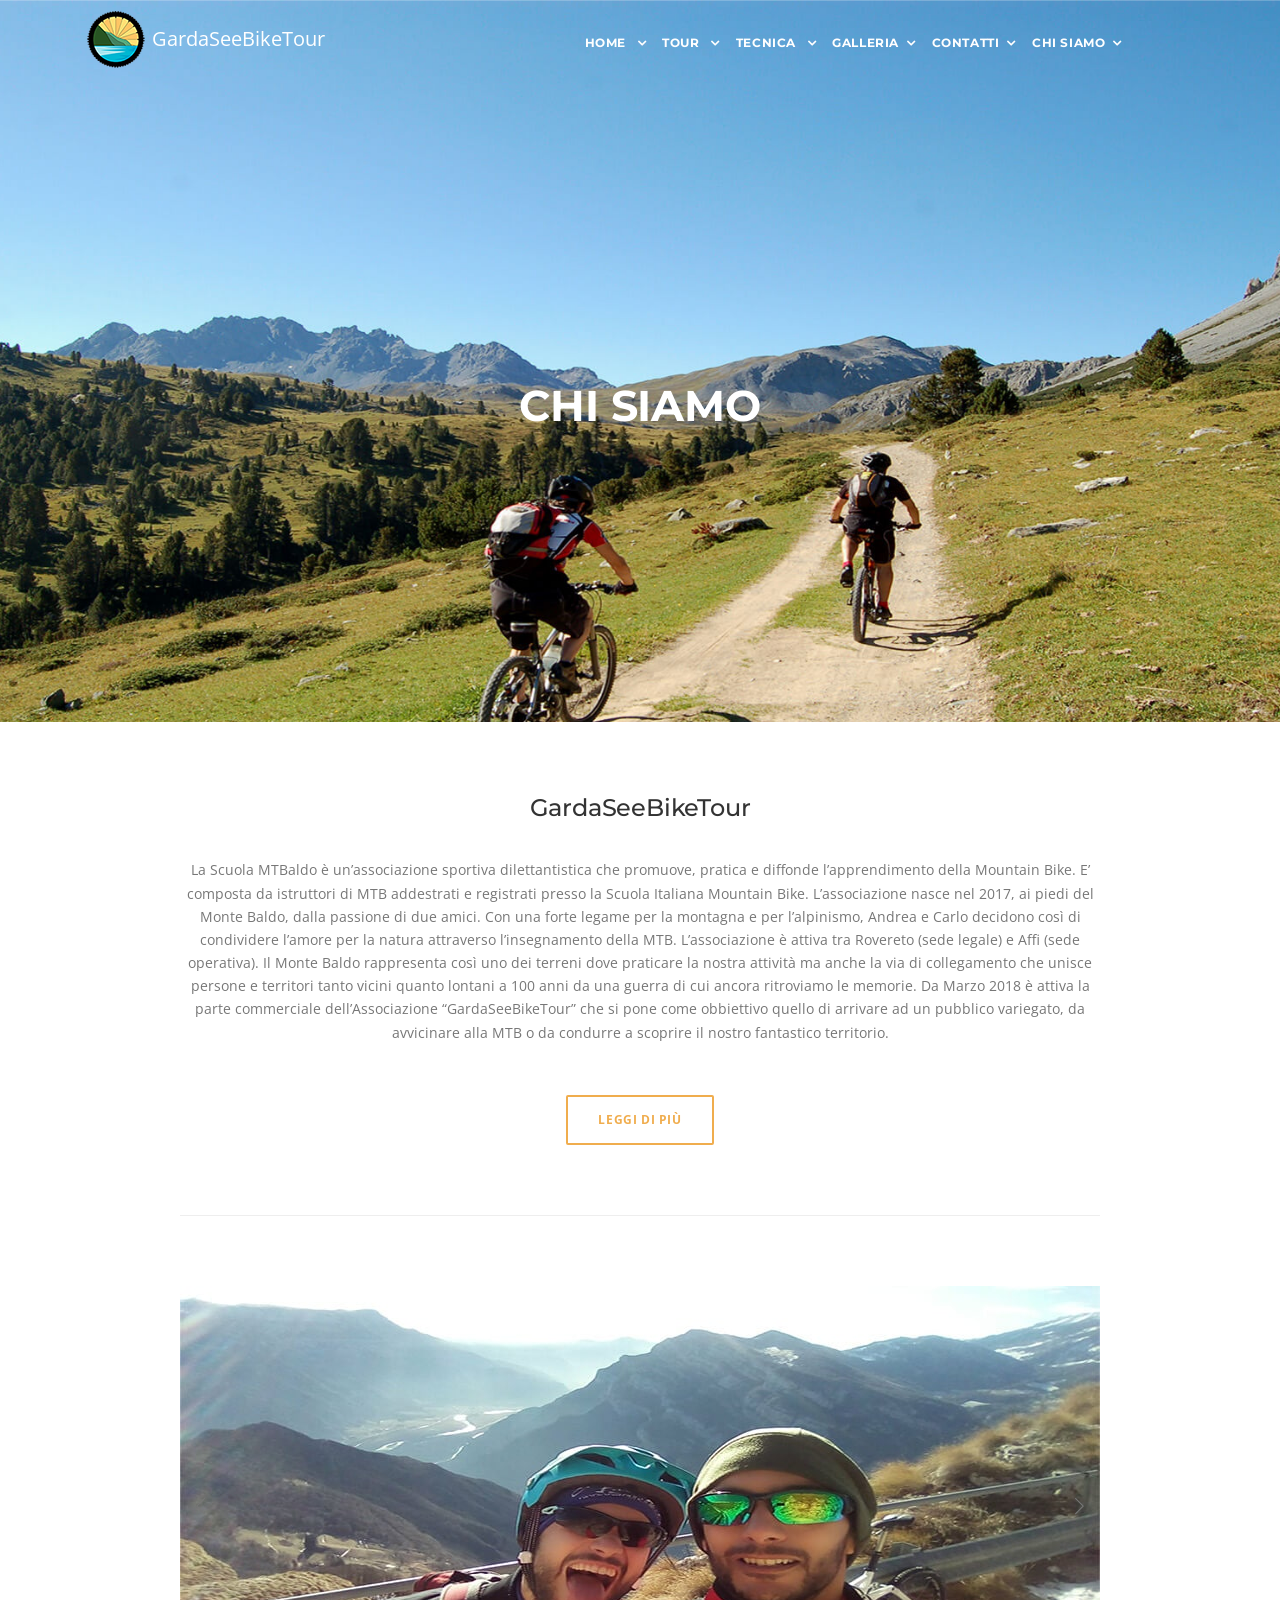
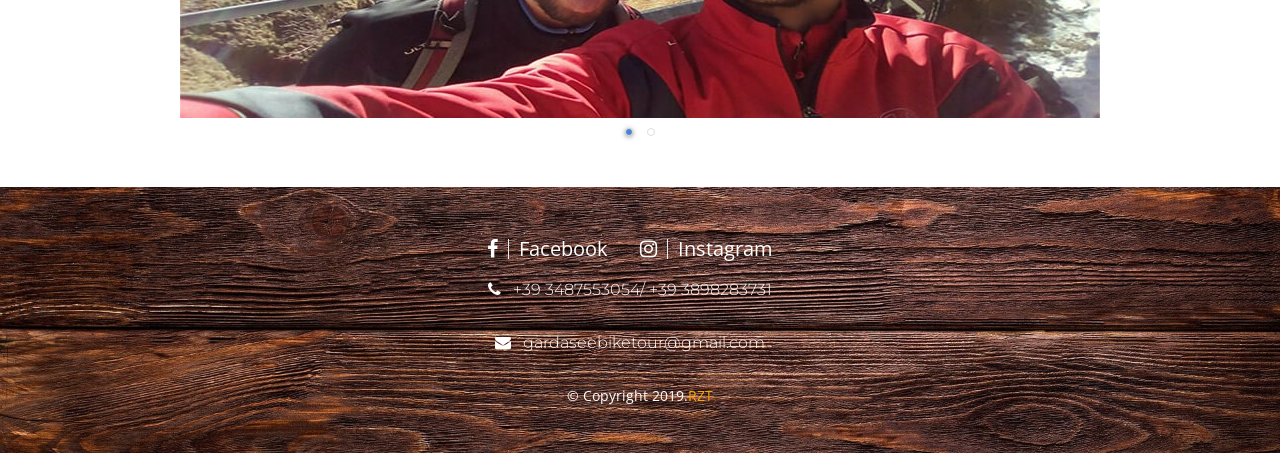
<file: chisiamo.html>
<!DOCTYPE html>
<html lang="it">
<head>
  <title>GardaSee Bike Tour, Tour mtb Verona, mtb Lago di Garda, mtb Valpolicella, ebike garda lake</title>
        <meta charset="utf-8">
        <meta name="viewport" content="width=device-width, initial-scale=1, shrink-to-fit=no">
        <meta http-equiv="X-UA-Compatible" content="IE=edge">
        <meta name="description" content="GardaSee Bike Tour Mtb Verona, Tour lago di Garda, mtb monte Baldo mtb Valpolicella">
        <link rel="canonical" href="https://tommy23rzt.github.io/gardaseebiketour/chisiamo.html">
        <meta name="author" content="RZT Design">
        <!-- Plugins CSS -->
        <link href="css/plugins/plugins.css" rel="stylesheet">
        <link href="css/style.css" rel="stylesheet">
        <!-- Favicon -->
        <link rel="icon" href="images/favicon.ico">
        <!-- Facebook Pixel Code -->
        <script>
          !function(f,b,e,v,n,t,s)
          {if(f.fbq)return;n=f.fbq=function(){n.callMethod?
          n.callMethod.apply(n,arguments):n.queue.push(arguments)};
          if(!f._fbq)f._fbq=n;n.push=n;n.loaded=!0;n.version='2.0';
          n.queue=[];t=b.createElement(e);t.async=!0;
          t.src=v;s=b.getElementsByTagName(e)[0];
          s.parentNode.insertBefore(t,s)}(window, document,'script',
          'https://connect.facebook.net/en_US/fbevents.js');
          fbq('init', '603875816687769');
          fbq('track', 'PageView');
        </script>
        <noscript><img height="1" width="1" style="display:none"
          src="https://www.facebook.com/tr?id=603875816687769&ev=PageView&noscript=1"
        /></noscript>
        <!-- End Facebook Pixel Code -->
    </head>

    <body>
      <script type="text/javascript">var cookie_policy_url = 'https://nibirumail.com/cookies/policy/?url=www.gardaseebiketour.com';</script>
      <script type="text/javascript" src="https://nibirumail.com/docs/scripts/nibirumail.cookie.min.js"></script>

        <div id="preloader">
        <div id="preloader-inner"></div>
        </div><!--/preloader-->

        <nav class="navbar navbar-expand-xl navbar-light navbar-transparent bg-faded nav-sticky">
            <div class="search-inline">
            </div><!--/search form-->
            <div class="container">

                <button class="navbar-toggler navbar-toggler-right" type="button" data-toggle="collapse" data-target="#navbarNavDropdown" aria-controls="navbarNavDropdown" aria-expanded="false" aria-label="Toggle navigation">
                    <span class="navbar-toggler-icon"></span>
                </button>
                <a class="navbar-brand" href="index.html">
                    <img class='logo logo-dark' src="images/logo.png" class="d-inline-block align-top" alt="logo">
                    <img class='logo logo-light hidden-md-down' src="images/logo-light.png" class="d-inline-block align-top" alt="logo">GardaSeeBikeTour
                </a>
                <div  id="navbarNavDropdown" class="navbar-collapse collapse">
                    <ul class="navbar-nav ml-auto">
                        <li class="nav-item dropdown active">
                            <a class="nav-link  dropdown-toggle" href="index.html">Home
                            </a></li>
                        <li class="nav-item dropdown dropdown-full-width">
                            <a class="nav-link dropdown-toggle" data-toggle="dropdown" href="#" aria-haspopup="true" aria-expanded="false">
                                Tour
                            </a>
                            <ul class="dropdown-menu dropdown-mega-fw">
                                <li class="container">
                                    <div class="mega-menu-content">
                                        <div class="row">
                                            <div class="col-lg-3">
                                                <ul class="mega-inner-nav list-unstyled">
                                                    <li><h4 class="mega-title">Lago di Garda</h4></li>
                                                    <li><a href="tourlagogarda.html"> Vedi Informazioni</a></li>
                                                </ul>
                                            </div>
                                            <div class="col-lg-3">

                                                <ul class="mega-inner-nav list-unstyled">
                                                    <li><h4 class="mega-title">Monte Baldo </h4></li>
                                                    <li><a href="tourmontebaldo.html"> Vedi informazioni</a></li>
                                                </ul>
                                            </div>
                                            <div class="col-lg-3">

                                                <ul class="mega-inner-nav list-unstyled">
                                                    <li><h4 class="mega-title">Verona & Valpolicella</h4></li>
                                                    <li><a href="tourvalpolicella.html"> Vedi Informazioni</a></li>
                                                </ul>

                                            </div>
                                            <div class="col-lg-3">

                                                <ul class="mega-inner-nav list-unstyled">
                                                    <li><h4 class="mega-title">Lessinia</h4></li>
                                                    <li><a href="tourlessinia.html"> Vedi Informazioni</a></li>
                                                </ul>
                                            </div>
                                        </div>
                                    </div>
                                </li>
                            </ul>
                        </li>
                        <li class="nav-item dropdown dropdown-full-width">
                            <a class="nav-link dropdown-toggle" data-toggle="dropdown" href="#" aria-haspopup="true" aria-expanded="false">
                                Tecnica
                            </a>
                            <ul class="dropdown-menu dropdown-mega-fw">
                                <li class="container">
                                    <div class="mega-menu-content">
                                        <div class="row">
                                            <div class="col-lg-4">
                                                <h4 class="mega-title">corso base</h4>
                                                <ul class="mega-inner-nav list-unstyled">
                                                    <li><a href="tecnica.html"> Vedi informazioni</a></li>
                                                </ul>
                                            </div>
                                            <div class="col-lg-4">
                                                <h4 class="mega-title">corso avanzato</h4>
                                                <ul class="mega-inner-nav list-unstyled">
                                                    <li><a href="tecnica.html"> Vedi informazioni</a></li>
                                               </ul>
                                            </div>
                                            <div class="col-lg-4">
                                                <h4 class="mega-title">corso bambini</h4>
                                                <ul class="mega-inner-nav list-unstyled">
                                                    <li><a href="tecnica.html"> Vedi informazioni</a></li>
                                               </ul>
                                              </div>
                                        </div>
                                    </div>
                                </li>
                            </ul>
                        </li>
                        <li class="nav-item dropdown">
                            <a class="nav-link  dropdown-toggle" href="galleria.html">Galleria</a>
                        </li>
                        <li class="nav-item dropdown">
                            <a class="nav-link  dropdown-toggle" href="contatti.html">Contatti</a>
                        </li>
                        <li class="nav-item dropdown">
                            <a class="nav-link dropdown-toggle"  href="chisiamo.html">Chi Siamo</a>
                        </li>
                    </ul>
                </div>
              </div>
            <!--right nav icons-->
        </nav>

        <div class="page-titles-img title-space-lg bg-parallax parallax-overlay mb70" data-jarallax='{"speed": 0.2}' style='background-image: url("images/bg14.jpg")'>
            <div class="container">
                <div class="row">
                    <div class=" col-md-8 ml-auto mr-auto">
                        <h1 class='text-uppercase'>Chi Siamo</h1>

                    </div>
                </div>
            </div>
        </div><!--page title end-->
        <div class="container mb30">
            <div class="row">
                <div class="col-md-10 ml-auto mr-auto">
                    <article class="article-post mb70">
                          <div class="post-overlay">
                          </div>
                        <div class="post-content text-center">
                            <a href="#"><h2 class="post-title">GardaSeeBikeTour</h2></a>
                            <ul class="post-meta list-inline">
                            </ul>
                            <p>La Scuola MTBaldo è un’associazione sportiva dilettantistica che promuove, pratica e diffonde l’apprendimento della Mountain Bike. E’ composta da istruttori di MTB addestrati e registrati presso la Scuola Italiana Mountain Bike. L’associazione nasce nel 2017, ai piedi del Monte Baldo, dalla passione di due amici. Con una forte legame per la montagna e per l’alpinismo,                Andrea e Carlo decidono così di condividere l’amore per la natura attraverso l’insegnamento della MTB. L’associazione è attiva tra Rovereto (sede legale) e Affi (sede operativa). Il Monte Baldo rappresenta così uno dei terreni dove praticare la nostra attività ma anche la via di collegamento che unisce persone e territori tanto vicini quanto lontani a 100 anni da una               guerra di cui ancora ritroviamo le memorie. Da Marzo 2018 è attiva la parte commerciale               dell’Associazione “GardaSeeBikeTour” che si pone come obbiettivo quello di arrivare ad un pubblico variegato, da avvicinare alla MTB o da condurre a scoprire il nostro fantastico territorio.</p>
                            <ul class="post-meta list-inline">
                            </ul>
                            <a href="https://drive.google.com/file/d/1UdwE0rQhpxdLhcWhoJIi5JIwOBz8dDP9/view?usp=sharing" class="btn btn-outline-warning">Leggi di più</a>
                        </div>
                    </article><!--article-->

                         <!-- Carousel -->
            <div class="carousel-image owl-carousel owl-theme mb40">
                <div class="item">
                    <img src="images/carloandrea.jpg" alt="" class="img-fluid">
                </div>
                <div class="item">
                    <img src="images/diploma.jpg" alt="" class="img-fluid">
                </div>
            </div> <!-- /Carousel -->
            </div>
                </div>
            </div>
        <footer class="footer footer-light pt50 pb30" style=" background: url(images/bg6.jpg) no-repeat center center; background-size: cover">
             <div class="container">
                 <div class="row">
                     <div class="col-lg-6  ml-auto mr-auto text-center">
                         <ul class="social-icons list-inline">
                             <li class="list-inline-item">
                                 <a href="https://www.facebook.com/Gardaseebiketour/">
                                     <i class="fa fa-facebook"></i>Facebook
                                 </a>
                             </li>
                             <li class="list-inline-item">
                                 <a href="https://www.instagram.com/gardaseebiketour/">
                                     <i class="fa fa-instagram"></i>instagram
                                 </a>
                             </li>
                         </ul>
                         <h4><i class="fa fa-phone"></i> +39 3487553054/ +39 3898283731</h4>
                         <h4><i class="fa fa-envelope"></i> gardaseebiketour@gmail.com</h4>
                         <p>© Copyright 2019.<a href="https://www.rzt.altervista.org/" target="_blank" rel="noopener">RZT</a></p>
                     </div>
                 </div>
             </div>
         </footer>
        <!--back to top-->
        <a href="#" class="back-to-top hidden-xs-down" id="back-to-top"><i class="ti-angle-up"></i></a>
        <!-- jQuery first, then Tether, then Bootstrap JS. -->
        <script src="js/plugins/plugins.js"></script>
        <script src="js/assan.custom.js"></script>
        <!-- Global site tag (gtag.js) - Google Analytics -->
        <script async src="https://www.googletagmanager.com/gtag/js?id=UA-135680601-1"></script>
        <script>
          window.dataLayer = window.dataLayer || [];
          function gtag(){dataLayer.push(arguments);}
          gtag('js', new Date());

          gtag('config', 'UA-135680601-1');
        </script>
    </body>

</html>
</file>
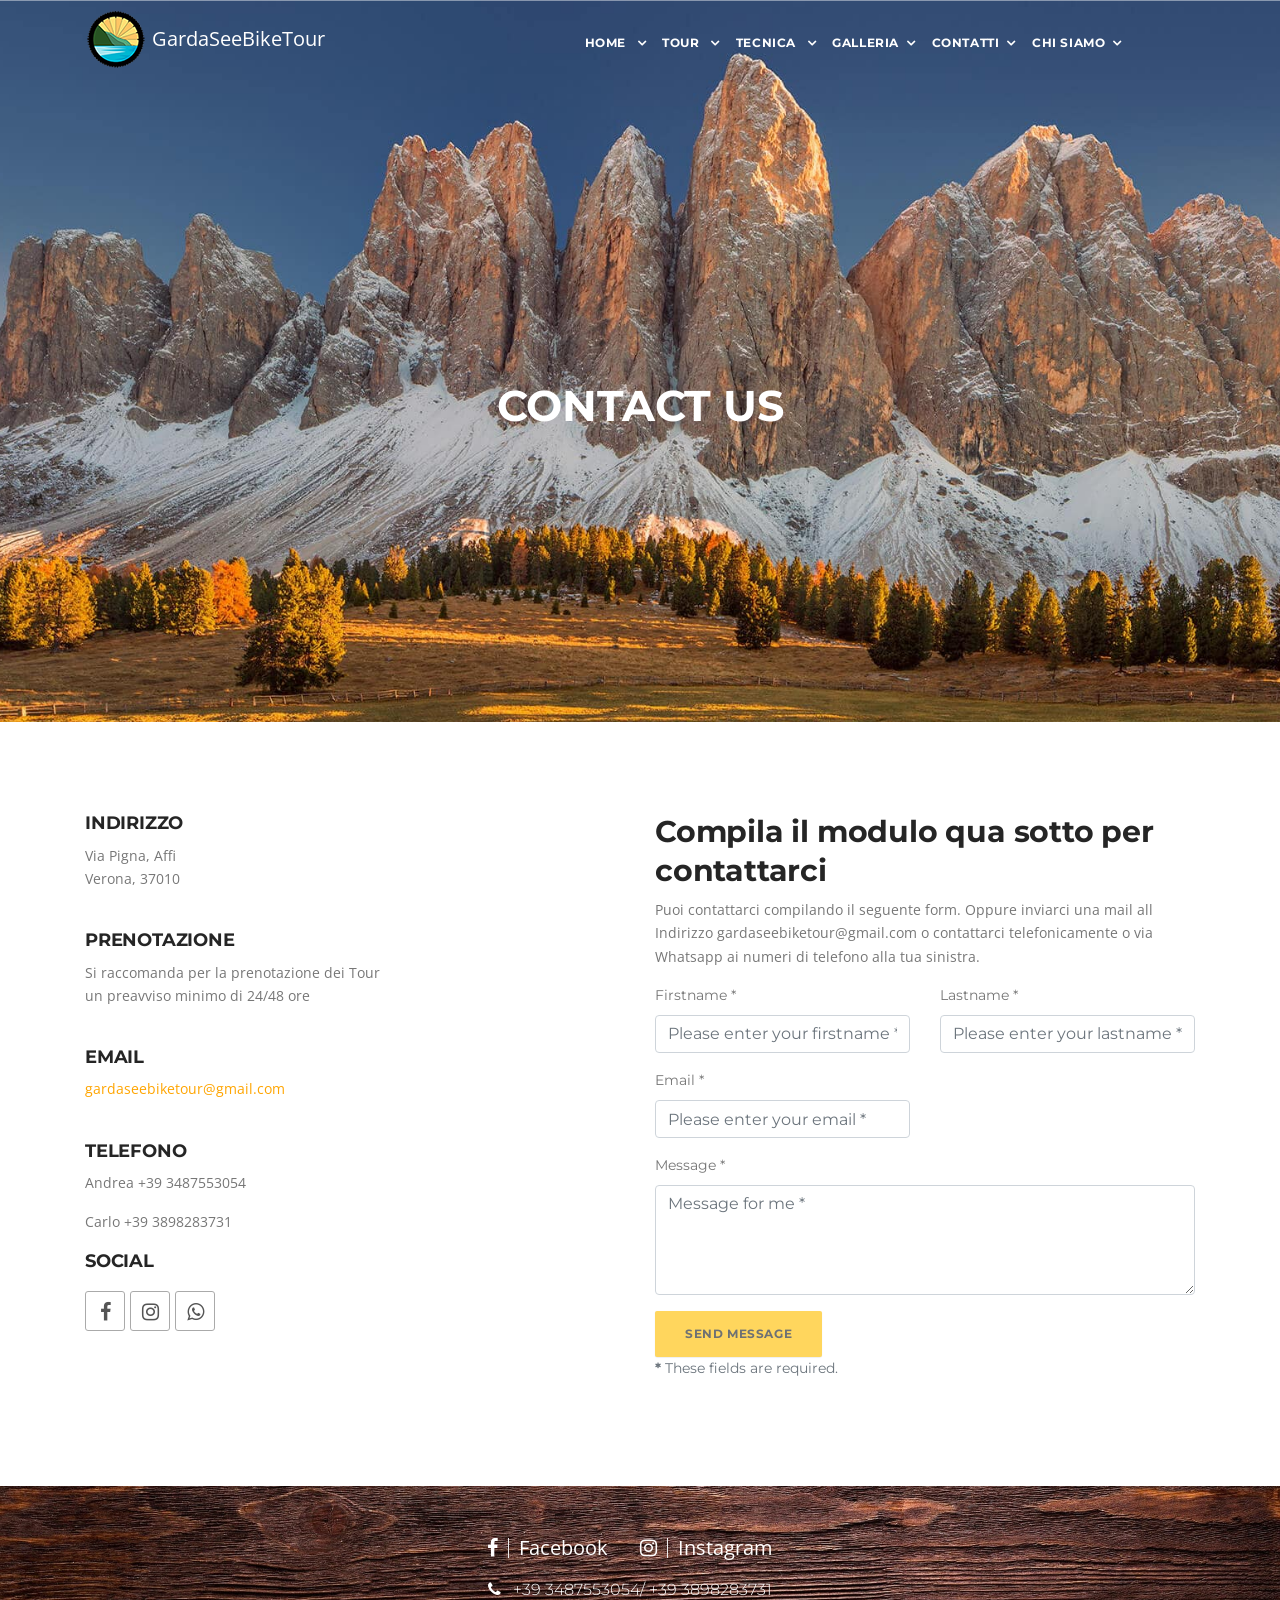
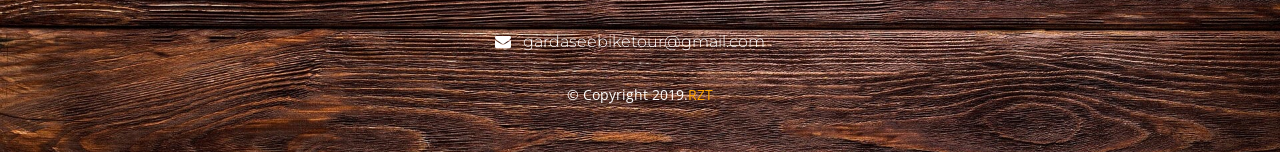
<file: contatti.html>
<!DOCTYPE html>
<html lang="it">
<head>
  <title>GardaSee Bike Tour percorsi mtb lago di garda contact us</title>
        <meta charset="utf-8">
        <meta name="viewport" content="width=device-width, initial-scale=1, shrink-to-fit=no">
        <meta http-equiv="X-UA-Compatible" content="IE=edge">
        <meta name="description" content="GardaSee Bike Tour Mtb Verona, Tour lago di Garda, il monte Baldo e la Valpolicella. Contattaci per informazioni.">
        <link rel="canonical" href="https://tommy23rzt.github.io/gardaseebiketour/contatti.html">
        <meta name="author" content="RZT Design">
        <!--link validator-->
        <!-- Plugins CSS -->
        <link href="css/plugins/plugins.css" rel="stylesheet">
        <link href="css/style.css" rel="stylesheet">
        <!-- Favicon -->
        <link rel="icon" href="images/favicon.ico">
        <!-- Facebook Pixel Code -->
        <script>
          !function(f,b,e,v,n,t,s)
          {if(f.fbq)return;n=f.fbq=function(){n.callMethod?
          n.callMethod.apply(n,arguments):n.queue.push(arguments)};
          if(!f._fbq)f._fbq=n;n.push=n;n.loaded=!0;n.version='2.0';
          n.queue=[];t=b.createElement(e);t.async=!0;
          t.src=v;s=b.getElementsByTagName(e)[0];
          s.parentNode.insertBefore(t,s)}(window, document,'script',
          'https://connect.facebook.net/en_US/fbevents.js');
          fbq('init', '603875816687769');
          fbq('track', 'PageView');
        </script>
        <noscript><img height="1" width="1" style="display:none"
          src="https://www.facebook.com/tr?id=603875816687769&ev=PageView&noscript=1"
        /></noscript>
        <!-- End Facebook Pixel Code -->
    </head>

    <body>
      <script type="text/javascript">var cookie_policy_url = 'https://nibirumail.com/cookies/policy/?url=www.gardaseebiketour.com';</script>
      <script type="text/javascript" src="https://nibirumail.com/docs/scripts/nibirumail.cookie.min.js"></script>

        <div id="preloader">
        <div id="preloader-inner"></div>
        </div><!--/preloader-->

        <nav class="navbar navbar-expand-xl navbar-light navbar-transparent bg-faded nav-sticky">
            <div class="search-inline">
            </div><!--/search form-->
            <div class="container">

                <button class="navbar-toggler navbar-toggler-right" type="button" data-toggle="collapse" data-target="#navbarNavDropdown" aria-controls="navbarNavDropdown" aria-expanded="false" aria-label="Toggle navigation">
                    <span class="navbar-toggler-icon"></span>
                </button>
                <a class="navbar-brand" href="index.html">
                    <img class='logo logo-dark' src="images/logo.png" class="d-inline-block align-top" alt="logo">
                    <img class='logo logo-light hidden-md-down' src="images/logo-light.png" class="d-inline-block align-top" alt="logo">GardaSeeBikeTour
                </a>
                <div  id="navbarNavDropdown" class="navbar-collapse collapse">
                    <ul class="navbar-nav ml-auto">
                        <li class="nav-item dropdown active">
                            <a class="nav-link  dropdown-toggle" href="index.html">Home
                            </a></li>
                        <li class="nav-item dropdown dropdown-full-width">
                            <a class="nav-link dropdown-toggle" data-toggle="dropdown" href="#" aria-haspopup="true" aria-expanded="false">
                                Tour
                            </a>
                            <ul class="dropdown-menu dropdown-mega-fw">
                                <li class="container">
                                    <div class="mega-menu-content">
                                        <div class="row">
                                            <div class="col-lg-3">
                                                <ul class="mega-inner-nav list-unstyled">
                                                    <li><h4 class="mega-title">Lago di Garda</h4></li>
                                                    <li><a href="tourlagogarda.html"> Vedi Informazioni</a></li>
                                                </ul>
                                            </div>
                                            <div class="col-lg-3">

                                                <ul class="mega-inner-nav list-unstyled">
                                                    <li><h4 class="mega-title">Monte Baldo </h4></li>
                                                    <li><a href="tourmontebaldo.html"> Vedi informazioni</a></li>
                                                </ul>
                                            </div>
                                            <div class="col-lg-3">

                                                <ul class="mega-inner-nav list-unstyled">
                                                    <li><h4 class="mega-title">Verona & Valpolicella</h4></li>
                                                    <li><a href="tourvalpolicella.html"> Vedi Informazioni</a></li>
                                                </ul>

                                            </div>
                                            <div class="col-lg-3">

                                                <ul class="mega-inner-nav list-unstyled">
                                                    <li><h4 class="mega-title">Lessinia</h4></li>
                                                    <li><a href="tourlessinia.html"> Vedi Informazioni</a></li>
                                                </ul>
                                            </div>
                                        </div>
                                    </div>
                                </li>
                            </ul>
                        </li>
                        <li class="nav-item dropdown dropdown-full-width">
                            <a class="nav-link dropdown-toggle" data-toggle="dropdown" href="#" aria-haspopup="true" aria-expanded="false">
                                Tecnica
                            </a>
                            <ul class="dropdown-menu dropdown-mega-fw">
                                <li class="container">
                                    <div class="mega-menu-content">
                                        <div class="row">
                                            <div class="col-lg-4">
                                                <h4 class="mega-title">corso base</h4>
                                                <ul class="mega-inner-nav list-unstyled">
                                                    <li><a href="tecnica.html"> Vedi informazioni</a></li>
                                                </ul>
                                            </div>
                                            <div class="col-lg-4">
                                                <h4 class="mega-title">corso avanzato</h4>
                                                <ul class="mega-inner-nav list-unstyled">
                                                    <li><a href="tecnica.html"> Vedi informazioni</a></li>
                                               </ul>
                                            </div>
                                            <div class="col-lg-4">
                                                <h4 class="mega-title">corso bambini</h4>
                                                <ul class="mega-inner-nav list-unstyled">
                                                    <li><a href="tecnica.html"> Vedi informazioni</a></li>
                                               </ul>
                                              </div>
                                        </div>
                                    </div>
                                </li>
                            </ul>
                        </li>
                        <li class="nav-item dropdown">
                            <a class="nav-link  dropdown-toggle" href="galleria.html">Galleria</a>
                        </li>
                        <li class="nav-item dropdown">
                            <a class="nav-link  dropdown-toggle" href="contatti.html">Contatti</a>
                        </li>
                        <li class="nav-item dropdown">
                            <a class="nav-link dropdown-toggle"  href="chisiamo.html">Chi Siamo</a>
                        </li>
                    </ul>
                </div>
              </div>
            <!--right nav icons-->
        </nav>
        <div class="page-titles-img title-space-lg parallax-overlay bg-parallax" data-jarallax='{"speed": 0.4}' style='background-image: url("images/bg9.jpg");background-position:top center;'>
            <div class="container">
                <div class="row">
                    <div class=" col-md-12">
                        <h1 class="text-uppercase">Contact us</h1>

                    </div>
                </div>
            </div>
        </div><!--page title end-->
        <div class="container pt90 pb50">
            <div class="row">
                <div class="col-md-6 mb40">

                    <h4 class="text-uppercase">Indirizzo</h4>
                    <p>
                        Via Pigna, Affi<br>Verona, 37010
                    </p>
                    <br>
                    <h4 class="text-uppercase">Prenotazione</h4>
                    <p>
                     Si raccomanda per la prenotazione dei Tour <br> un preavviso minimo di 24/48 ore
                    </p>
                    <br>
                    <h4 class="text-uppercase">Email</h4>
                    <p>
                        <a href="#">gardaseebiketour@gmail.com</a></p>
                    <br>
                    <h4 class="text-uppercase">Telefono</h4>
                    <p>
                        Andrea +39 3487553054</p>
                    <p>
                        Carlo  +39 3898283731</p>
                    <h4 class="text-uppercase">Social</h4>
                    <div class="clearfix pt10">
                        <a href="https://www.facebook.com/Gardaseebiketour/" class="social-icon si-border si-facebook">
                            <i class="fa fa-facebook"></i>
                            <i class="fa fa-facebook"></i>
                        </a>
                        <a href="https://www.instagram.com/gardaseebiketour/" class="social-icon si-border si-instagram">
                            <i class="fa fa-instagram"></i>
                            <i class="fa fa-instagram"></i>
                        </a>
                        <a href="https://api.whatsapp.com/send?phone=393487553054" class="social-icon si-border si-whatsapp">
                            <i class="fa fa-whatsapp"></i>
                            <i class="fa fa-whatsapp"></i>
                        </a>
                      </div>
                </div>
                <div class="col-md-6 mb40">
                    <h2>Compila il modulo qua sotto per contattarci</h2>
                    <p>
                        Puoi contattarci compilando il seguente form. Oppure inviarci una mail all Indirizzo gardaseebiketour@gmail.com o contattarci telefonicamente o via Whatsapp ai numeri di telefono alla tua sinistra.
                    </p>
                   <div class="smart-wrap">
            <div class="smart-forms smart-container">


              <form id="contact-form" method="post" action="https://formsubmit.co/gardaseebiketour@gmail.com" role="form">

    <div class="messages"></div>

    <!-- FormSubmit: opzioni e honeypot (_honey). Se _honey viene riempito la richiesta e' scartata come spam -->
    <input type="hidden" name="_subject" value="Nuovo messaggio dal sito GardaSeeBikeTour">
    <input type="hidden" name="_template" value="table">
    <input type="hidden" name="_captcha" value="false">
    <div style="position:absolute; left:-9999px; top:-9999px;" aria-hidden="true">
        <label for="_honey">Website</label>
        <input type="text" id="_honey" name="_honey" tabindex="-1" autocomplete="off">
    </div>

    <div class="controls">

        <div class="row">
            <div class="col-md-6">
                <div class="form-group">
                    <label for="form_name">Firstname *</label>
                    <input id="form_name" type="text" name="name" class="form-control" placeholder="Please enter your firstname *" required="required" data-error="Firstname is required.">
                    <div class="help-block with-errors"></div>
                </div>
            </div>
            <div class="col-md-6">
                <div class="form-group">
                    <label for="form_lastname">Lastname *</label>
                    <input id="form_lastname" type="text" name="surname" class="form-control" placeholder="Please enter your lastname *" required="required" data-error="Lastname is required.">
                    <div class="help-block with-errors"></div>
                </div>
            </div>
        </div>
        <div class="row">
            <div class="col-md-6">
                <div class="form-group">
                    <label for="form_email">Email *</label>
                    <input id="form_email" type="email" name="email" class="form-control" placeholder="Please enter your email *" required="required" data-error="Valid email is required.">
                    <div class="help-block with-errors"></div>
                </div>
            </div>
        </div>
        <div class="row">
            <div class="col-md-12">
                <div class="form-group">
                    <label for="form_message">Message *</label>
                    <textarea id="form_message" name="message" class="form-control" placeholder="Message for me *" rows="4" required="required" data-error="Please, leave us a message."></textarea>
                    <div class="help-block with-errors"></div>
                </div>
            </div>
            <div class="col-md-12">
                <input type="submit" class="btn btn-warning btn-send" value="Send message">
            </div>
        </div>
        <div class="row">
            <div class="col-md-12">
                <p class="text-muted">
                    <strong>*</strong> These fields are required.
                </p>
            </div>
        </div>
    </div>

</form>
            </div><!-- end .smart-forms section -->
        </div><!-- end .smart-wrap section -->
                </div>
            </div>
        </div>
        <footer class="footer footer-light pt50 pb30" style=" background: url(images/bg6.jpg) no-repeat center center; background-size: cover">
             <div class="container">
                 <div class="row">
                     <div class="col-lg-6  ml-auto mr-auto text-center">
                         <ul class="social-icons list-inline">
                             <li class="list-inline-item">
                                 <a href="https://www.facebook.com/Gardaseebiketour/">
                                     <i class="fa fa-facebook"></i>Facebook
                                 </a>
                             </li>
                             <li class="list-inline-item">
                                 <a href="https://www.instagram.com/gardaseebiketour/">
                                     <i class="fa fa-instagram"></i>instagram
                                 </a>
                             </li>
                         </ul>
                         <h4><i class="fa fa-phone"></i> +39 3487553054/ +39 3898283731</h4>
                         <h4><i class="fa fa-envelope"></i> gardaseebiketour@gmail.com</h4>
                         <p>© Copyright 2019.<a href="https://www.rzt.altervista.org/" target="_blank" rel="noopener">RZT</a></p>
                     </div>
                 </div>
             </div>
         </footer>
        <!--back to top-->
        <a href="#" class="back-to-top hidden-xs-down" id="back-to-top"><i class="ti-angle-up"></i></a>
        <!-- jQuery first, then Tether, then Bootstrap JS. -->
        <script src="js/plugins/plugins.js"></script>
        <script src="js/assan.custom.js"></script>

        <!-- form script (Bootstrap, Popper e jQuery sono gia inclusi in js/plugins/plugins.js)-->
  	    <script type="text/javascript" src="js/validator.min.js"></script>
  	    <script type="text/javascript" src="js/contact.js"></script>
        <!-- Global site tag (gtag.js) - Google Analytics -->
        <script async src="https://www.googletagmanager.com/gtag/js?id=UA-135680601-1"></script>
        <script>
          window.dataLayer = window.dataLayer || [];
          function gtag(){dataLayer.push(arguments);}
          gtag('js', new Date());

          gtag('config', 'UA-135680601-1');
        </script>
    </body>


</html>
</file>
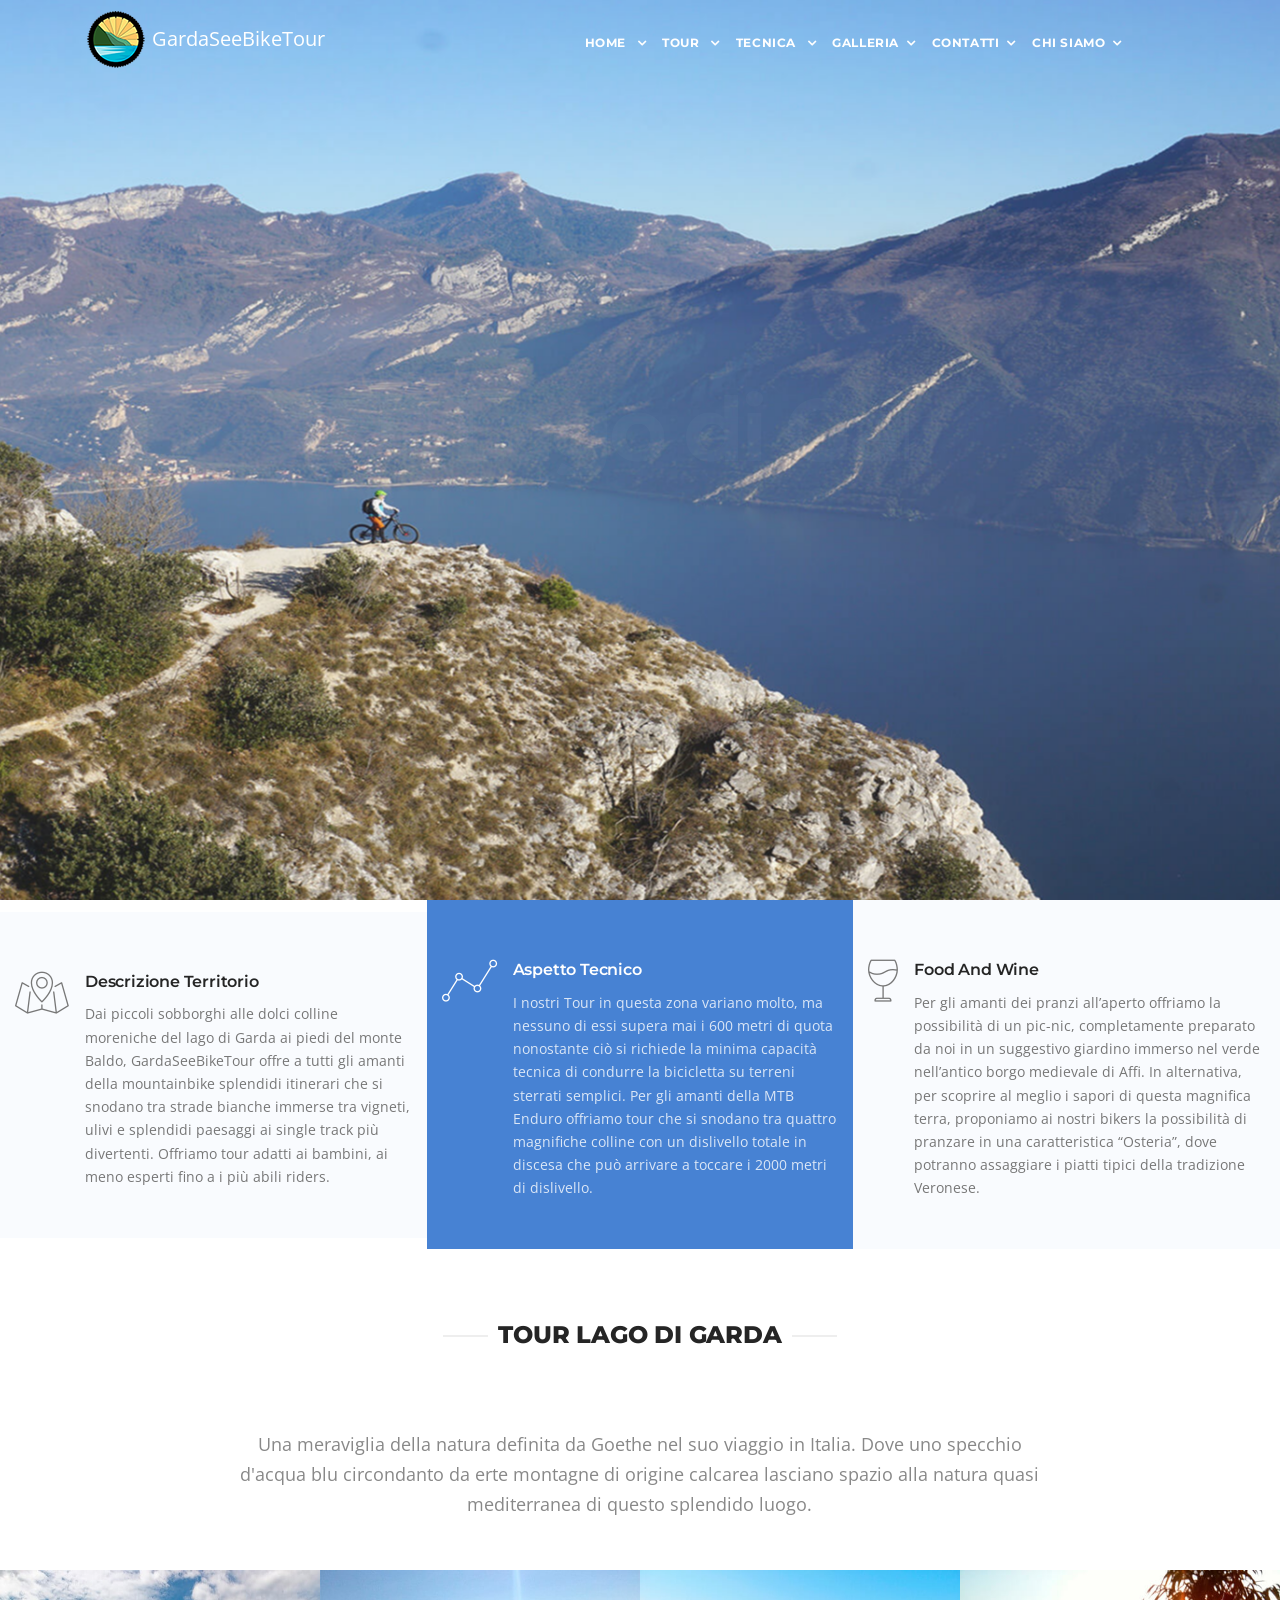
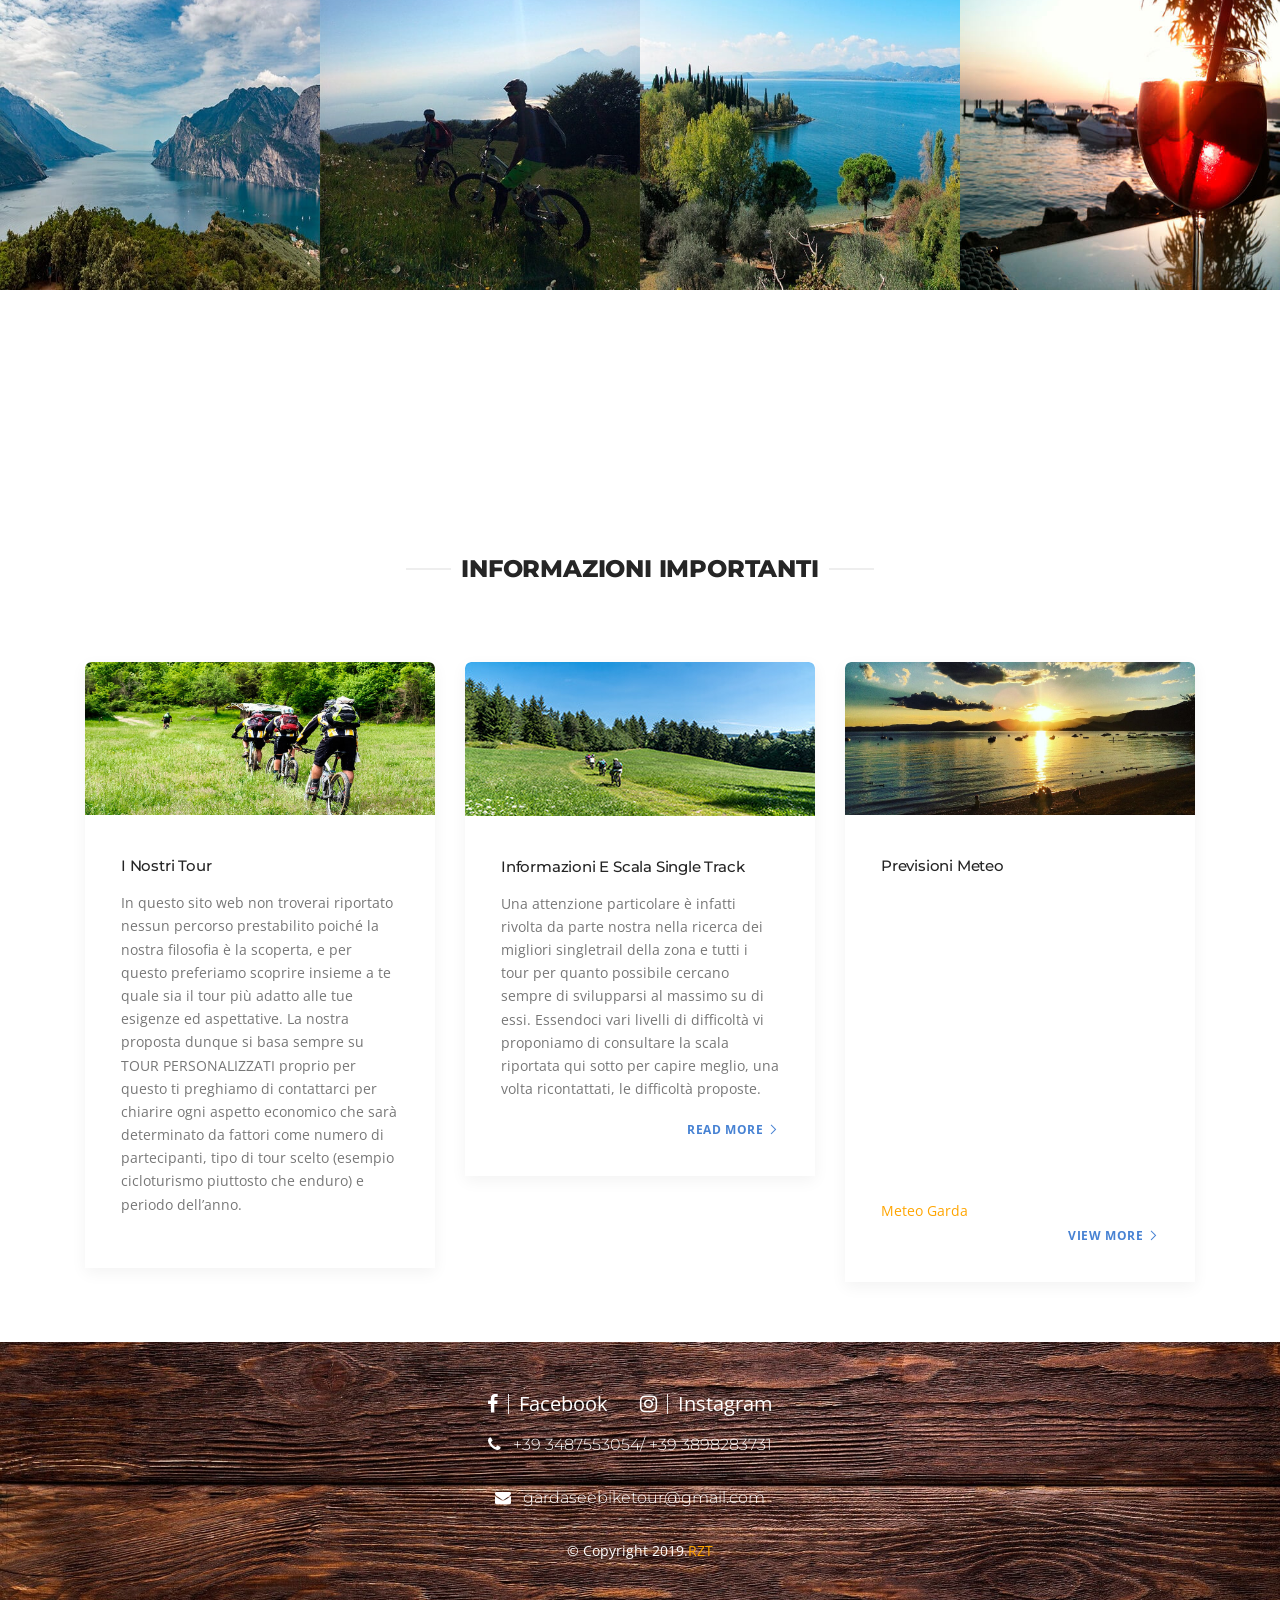
<file: tourlagogarda.html>
<!DOCTYPE html>
<html lang="it">
<head>
  <title>Tour Lago di Garda in mountain bike | GardaSee Bike Tour</title>
        <meta charset="utf-8">
        <meta name="viewport" content="width=device-width, initial-scale=1, shrink-to-fit=no">
        <meta http-equiv="X-UA-Compatible" content="IE=edge">
        <meta name="description" content="Escursioni in mountain bike sul Lago di Garda: sentieri tra Garda, Bardolino e le colline sopra il lago. Tour guidati da GardaSee Bike Tour.">
        <link rel="canonical" href="https://tommy23rzt.github.io/gardaseebiketour/tourlagogarda.html">
        <meta name="author" content="RZT Design">
        <!-- Plugins CSS -->
        <link href="css/plugins/plugins.css" rel="stylesheet">
        <!-- REVOLUTION STYLE SHEETS -->
        <link rel="stylesheet" type="text/css" href="revolution/css/settings.css">
        <!-- REVOLUTION LAYERS STYLES -->
        <link rel="stylesheet" type="text/css" href="revolution/css/layers.css">
        <!-- REVOLUTION NAVIGATION STYLES -->
        <link rel="stylesheet" type="text/css" href="revolution/css/navigation.css">
        <link href="css/style.css" rel="stylesheet">
        <!-- Favicon -->
        <link rel="icon" href="images/favicon.ico">
        <!-- Facebook Pixel Code -->
        <script>
          !function(f,b,e,v,n,t,s)
          {if(f.fbq)return;n=f.fbq=function(){n.callMethod?
          n.callMethod.apply(n,arguments):n.queue.push(arguments)};
          if(!f._fbq)f._fbq=n;n.push=n;n.loaded=!0;n.version='2.0';
          n.queue=[];t=b.createElement(e);t.async=!0;
          t.src=v;s=b.getElementsByTagName(e)[0];
          s.parentNode.insertBefore(t,s)}(window, document,'script',
          'https://connect.facebook.net/en_US/fbevents.js');
          fbq('init', '603875816687769');
          fbq('track', 'PageView');
        </script>
        <noscript><img height="1" width="1" style="display:none"
          src="https://www.facebook.com/tr?id=603875816687769&ev=PageView&noscript=1"
        /></noscript>
        <!-- End Facebook Pixel Code -->
      </head>

    <body>
      <script type="text/javascript">var cookie_policy_url = 'https://nibirumail.com/cookies/policy/?url=www.gardaseebiketour.com';</script>
      <script type="text/javascript" src="https://nibirumail.com/docs/scripts/nibirumail.cookie.min.js"></script>

           <div id="preloader">
            <div id="preloader-inner"></div>
        </div><!--/preloader-->

        <nav class="navbar navbar-expand-xl navbar-light navbar-transparent bg-faded nav-sticky">
            <div class="search-inline">
            </div><!--/search form-->
            <div class="container">

                <button class="navbar-toggler navbar-toggler-right" type="button" data-toggle="collapse" data-target="#navbarNavDropdown" aria-controls="navbarNavDropdown" aria-expanded="false" aria-label="Toggle navigation">
                    <span class="navbar-toggler-icon"></span>
                </button>
                <a class="navbar-brand" href="index.html">
                    <img class='logo logo-dark' src="images/logo.png" class="d-inline-block align-top" alt="logo">
                    <img class='logo logo-light hidden-md-down' src="images/logo-light.png" class="d-inline-block align-top" alt="logo">GardaSeeBikeTour
                </a>
                <div  id="navbarNavDropdown" class="navbar-collapse collapse">
                    <ul class="navbar-nav ml-auto">
                        <li class="nav-item dropdown active">
                            <a class="nav-link  dropdown-toggle" href="index.html">Home
                            </a></li>
                        <li class="nav-item dropdown dropdown-full-width">
                            <a class="nav-link dropdown-toggle" data-toggle="dropdown" href="#" aria-haspopup="true" aria-expanded="false">
                                Tour
                            </a>
                            <ul class="dropdown-menu dropdown-mega-fw">
                                <li class="container">
                                    <div class="mega-menu-content">
                                        <div class="row">
                                            <div class="col-lg-3">
                                                <ul class="mega-inner-nav list-unstyled">
                                                    <li><h4 class="mega-title">Lago di Garda</h4></li>
                                                    <li><a href="tourlagogarda.html"> Vedi Informazioni</a></li>
                                                </ul>
                                            </div>
                                            <div class="col-lg-3">

                                                <ul class="mega-inner-nav list-unstyled">
                                                    <li><h4 class="mega-title">Monte Baldo </h4></li>
                                                    <li><a href="tourmontebaldo.html"> Vedi informazioni</a></li>
                                                </ul>
                                            </div>
                                            <div class="col-lg-3">

                                                <ul class="mega-inner-nav list-unstyled">
                                                    <li><h4 class="mega-title">Verona & Valpolicella</h4></li>
                                                    <li><a href="tourvalpolicella.html"> Vedi Informazioni</a></li>
                                                </ul>

                                            </div>
                                            <div class="col-lg-3">

                                                <ul class="mega-inner-nav list-unstyled">
                                                    <li><h4 class="mega-title">Lessinia</h4></li>
                                                    <li><a href="tourlessinia.html"> Vedi Informazioni</a></li>
                                                </ul>
                                            </div>
                                        </div>
                                    </div>
                                </li>
                            </ul>
                        </li>
                        <li class="nav-item dropdown dropdown-full-width">
                            <a class="nav-link dropdown-toggle" data-toggle="dropdown" href="#" aria-haspopup="true" aria-expanded="false">
                                Tecnica
                            </a>
                            <ul class="dropdown-menu dropdown-mega-fw">
                                <li class="container">
                                    <div class="mega-menu-content">
                                        <div class="row">
                                            <div class="col-lg-4">
                                                <h4 class="mega-title">corso base</h4>
                                                <ul class="mega-inner-nav list-unstyled">
                                                    <li><a href="tecnica.html"> Vedi informazioni</a></li>
                                                </ul>
                                            </div>
                                            <div class="col-lg-4">
                                                <h4 class="mega-title">corso avanzato</h4>
                                                <ul class="mega-inner-nav list-unstyled">
                                                    <li><a href="tecnica.html"> Vedi informazioni</a></li>
                                               </ul>
                                            </div>
                                            <div class="col-lg-4">
                                                <h4 class="mega-title">corso bambini</h4>
                                                <ul class="mega-inner-nav list-unstyled">
                                                    <li><a href="tecnica.html"> Vedi informazioni</a></li>
                                               </ul>
                                              </div>
                                        </div>
                                    </div>
                                </li>
                            </ul>
                        </li>
                        <li class="nav-item dropdown">
                            <a class="nav-link  dropdown-toggle" href="galleria.html">Galleria</a>
                        </li>
                        <li class="nav-item dropdown">
                            <a class="nav-link  dropdown-toggle" href="contatti.html">Contatti</a>
                        </li>
                        <li class="nav-item dropdown">
                            <a class="nav-link dropdown-toggle"  href="chisiamo.html">Chi Siamo</a>
                        </li>
                    </ul>
                </div>
              </div>
            <!--right nav icons-->
        </nav>

        <div id="rev_slider_490_1_wrapper" class="rev_slider_wrapper fullwidthbanner-container" data-alias="image-hero39" data-source="gallery" style="margin:0px auto;background-attachment:scroll;background-color:transparent;padding:0px;margin-top:0px;margin-bottom:0px;">
            <!-- START REVOLUTION SLIDER 5.4.1 fullwidth mode -->
            <div id="rev_slider_490_1" class="rev_slider fullwidthabanner" style="display:none;" data-version="5.4.1">
                <ul>	<!-- SLIDE  -->
                    <li data-index="rs-1699" data-transition="zoomout" data-slotamount="default" data-hideafterloop="0" data-hideslideonmobile="off"  data-easein="Power4.easeInOut" data-easeout="Power4.easeInOut" data-masterspeed="2000"  data-thumb="images/tuorlake2.jpg"  data-rotate="0"  data-saveperformance="off"  data-title="Intro" data-param1="" data-param2="" data-param3="" data-param4="" data-param5="" data-param6="" data-param7="" data-param8="" data-param9="" data-param10="" data-description="">
                        <!-- MAIN IMAGE -->
                        <img src="images/tourlake2.jpg" class="img-fluid" alt=""  data-bgposition="center center" data-bgfit="cover" data-bgrepeat="no-repeat" data-bgparallax="10" class="rev-slidebg" data-no-retina>
                        <!-- LAYERS -->


                        <!-- LAYER NR. 2 -->
                        <div class="tp-caption NotGeneric-Title   tp-resizeme"
                             id="slide-1699-layer-1"
                             data-x="['center','center','center','center']" data-hoffset="['0','0','0','0']"
                             data-y="['middle','middle','middle','middle']" data-voffset="['-20','-20','-22','-29']"
                             data-fontsize="['60','60','60','40']"
                             data-lineheight="['70','70','70','50']"
                             data-width="none"
                             data-height="none"
                             data-whitespace="nowrap"

                             data-type="text"
                             data-responsive_offset="on"

                             data-frames='[{"from":"z:0;rX:0deg;rY:0;rZ:0;sX:1.5;sY:1.5;skX:0;skY:0;opacity:0;","mask":"x:0px;y:0px;","speed":1500,"to":"o:1;","delay":1000,"ease":"Power3.easeInOut"},{"delay":"wait","speed":1000,"to":"y:[100%];","mask":"x:inherit;y:inherit;","ease":"Power2.easeInOut"}]'
                             data-textAlign="['left','left','left','left']"
                             data-paddingtop="[10,10,10,10]"
                             data-paddingright="[0,0,0,0]"
                             data-paddingbottom="[10,10,10,10]"
                             data-paddingleft="[0,0,0,0]"

                             style="z-index: 7; white-space: nowrap;text-transform:left;">Tour Lago di Garda </div>

                        <!-- LAYER NR. 3 -->
                        <div class="tp-caption NotGeneric-SubTitle   tp-resizeme"
                             id="slide-1699-layer-4"
                             data-x="['center','center','center','center']" data-hoffset="['0','0','0','0']"
                             data-y="['middle','middle','middle','middle']" data-voffset="['52','52','28','13']"
                             data-width="none"
                             data-height="none"
                             data-whitespace="nowrap"

                             data-type="text"
                             data-responsive_offset="on"

                             data-frames='[{"from":"y:[100%];z:0;rX:0deg;rY:0;rZ:0;sX:1;sY:1;skX:0;skY:0;opacity:0;","mask":"x:0px;y:[100%];s:inherit;e:inherit;","speed":1500,"to":"o:1;","delay":1000,"ease":"Power4.easeInOut"},{"delay":"wait","speed":1000,"to":"y:[100%];","mask":"x:inherit;y:inherit;s:inherit;e:inherit;","ease":"Power2.easeInOut"}]'
                             data-textAlign="['left','left','left','left']"
                             data-paddingtop="[0,0,0,0]"
                             data-paddingright="[0,0,0,0]"
                             data-paddingbottom="[0,0,0,0]"
                             data-paddingleft="[0,0,0,0]"
                             style="z-index: 8; white-space: nowrap;text-transform:left;">Packed with endless possibilities</div>

                        <!-- LAYER NR. 5 -->
                        <div class="tp-caption NotGeneric-CallToAction rev-btn "
                             id="slide-1699-layer-7"
                             data-x="['center','center','center','center']" data-hoffset="['0','0','0','0']"
                             data-y="['middle','middle','middle','middle']" data-voffset="['124','124','80','65']"
                             data-width="none"
                             data-height="none"
                             data-whitespace="nowrap"

                             data-type="button"
                             data-actions='[{"event":"click","action":"scrollbelow","offset":"0px","delay":""}]'
                             data-responsive_offset="on"
                             data-responsive="off"
                             data-frames='[{"from":"y:50px;opacity:0;","speed":1500,"to":"o:1;","delay":1250,"ease":"Power4.easeInOut"},{"delay":"wait","speed":1000,"to":"y:[175%];","mask":"x:inherit;y:inherit;s:inherit;e:inherit;","ease":"Power2.easeInOut"},{"frame":"hover","speed":"300","ease":"Power1.easeInOut","to":"o:1;rX:0;rY:0;rZ:0;z:0;","style":"c:rgba(255, 255, 255, 1.00);bc:rgba(255, 255, 255, 1.00);bw:1px 1px 1px 1px;"}]'
                             data-textAlign="['left','left','left','left']"
                             data-paddingtop="[10,10,10,10]"
                             data-paddingright="[30,30,30,30]"
                             data-paddingbottom="[10,10,10,10]"
                             data-paddingleft="[30,30,30,30]"

                             style="z-index: 9; white-space: nowrap;text-transform:left;outline:none;box-shadow:none;box-sizing:border-box;-moz-box-sizing:border-box;-webkit-box-sizing:border-box;cursor:pointer;">View Features</div>
                    </li>
                </ul>
                <div class="tp-bannertimer tp-bottom" style="visibility: hidden !important;"></div>	</div>
        </div><!-- END REVOLUTION SLIDER -->
        
        <h1 class="sr-only">Tour Lago di Garda in mountain bike</h1>
        <div class='container-fluid no-padding mb70'>
            <div class='row no-margin mb70 align-items-center'>
                <div class='col-md-4 pt60 pb50 bg-faded'>
                    <div class="media pos-relative">
                        <div class="d-flex mr-3">
                            <i class="icon-map fa-3x"></i>
                        </div>
                        <div class="media-body ">
                            <h4 class="mt-0 mb10 ">Descrizione Territorio</h4>
                            Dai piccoli sobborghi alle dolci colline moreniche del lago di Garda ai piedi del monte Baldo, GardaSeeBikeTour offre a tutti gli amanti della mountainbike splendidi itinerari che si snodano tra strade bianche immerse tra vigneti, ulivi e splendidi paesaggi ai single track più divertenti. Offriamo tour adatti ai bambini, ai meno esperti fino a i più abili riders.
                        </div>
                    </div>
                </div>
                <div class='col-md-4 pt60 pb50 bg-primary'>
                    <div class="media pos-relative">
                        <div class="d-flex mr-3">
                            <i class="icon-linegraph text-white fa-3x"></i>
                        </div>
                        <div class="media-body text-white-gray">
                            <h4 class="mt-0 mb10 text-white">Aspetto Tecnico</h4>
                            I nostri Tour in questa zona variano molto, ma nessuno di essi supera mai i 600 metri di quota nonostante ciò si richiede la minima capacità tecnica di condurre la bicicletta su terreni sterrati semplici. Per gli amanti della MTB Enduro offriamo tour che si snodano tra quattro magnifiche colline con un dislivello totale in discesa che può arrivare a toccare i 2000 metri di dislivello.
                        </div>
                    </div>
                </div>

                <div class='col-md-4 pt60 pb50 bg-faded'>
                    <div class="media pos-relative">
                        <div class="d-flex mr-3">
                            <i class="icon-wine fa-3x"></i>
                        </div>
                        <div class="media-body ">
                            <h4 class="mt-0 mb10 ">Food and Wine</h4>
                            Per gli amanti dei pranzi all’aperto offriamo la possibilità di un pic-nic, completamente preparato da noi in un suggestivo giardino immerso nel verde nell’antico borgo medievale di Affi. In alternativa, per scoprire al meglio i sapori di questa magnifica terra, proponiamo ai nostri bikers la possibilità di pranzare in una caratteristica “Osteria”, dove potranno assaggiare i piatti tipici della tradizione Veronese.

                        </div>
                    </div>
                </div>
            </div>
        </div>
        <div class='container-fluid no-padding mb-0'>
            <div class='row no-margin'>
                <div class='col-lg-8  mr-auto ml-auto'>
                    <div class="title-heading1 mb30">
                        <h3>Tour lago di Garda</h3>
                    </div>
                     <p class='lead mb50 text-center'>
                            Una meraviglia della natura definita da Goethe nel suo viaggio in Italia. Dove uno specchio d'acqua blu circondanto da erte montagne di origine calcarea lasciano spazio alla natura quasi mediterranea di questo splendido luogo.
                        </p>
                </div>
            </div>
            <div class='row no-margin'>
                <div class='col-lg-3 col-md-6 mb30 no-padding'>
                    <div class='team-card'>
                        <img src='images/team1.jpg' alt='' class='img-fluid'>
                        <div class='team-overlay align-items-center'>
                            <div class='team-detail'>
                                <h4>GardaSeeBikeTour</h4>
                                <span>Ride with Us</span>
                                <div class='seprator-overlay'></div>
                                <ul class='list-inline'>
                                    <li class='list-inline-item'>
                                        <a href='https://www.facebook.com/Gardaseebiketour/'><i class='fa fa-facebook'></i></a>
                                    </li>
                                    <li class='list-inline-item'>
                                        <a href='https://www.facebook.com/Gardaseebiketour/'><i class='fa fa-instagram'></i></a>
                                    </li>
                                </ul>
                            </div>
                        </div>
                    </div>
                </div><!--/col-->
                <div class='col-lg-3 col-md-6 mb30 no-padding'>
                    <div class='team-card'>
                        <img src='images/team2.jpg' alt='' class='img-fluid'>
                        <div class='team-overlay align-items-center'>
                            <div class='team-detail'>
                                <h4>GardaSeeBikeTour</h4>
                                <span>Ride with Us</span>
                                <div class='seprator-overlay'></div>
                                <ul class='list-inline'>
                                    <li class='list-inline-item'>
                                        <a href='https://www.facebook.com/Gardaseebiketour/'><i class='fa fa-facebook'></i></a>
                                    </li>
                                    <li class='list-inline-item'>
                                        <a href='https://www.facebook.com/Gardaseebiketour/'><i class='fa fa-instagram'></i></a>
                                    </li>
                                </ul>
                            </div>
                        </div>
                    </div>
                </div><!--/col-->
                <div class='col-lg-3 col-md-6 mb30 no-padding'>
                    <div class='team-card'>
                        <img src='images/team3.jpg' alt='' class='img-fluid'>
                        <div class='team-overlay align-items-center'>
                            <div class='team-detail'>
                                <h4>GardaSeeBikeTour</h4>
                                <span>Ride with Us</span>
                                <div class='seprator-overlay'></div>
                                <ul class='list-inline'>
                                    <li class='list-inline-item'>
                                        <a href='https://www.facebook.com/Gardaseebiketour/'><i class='fa fa-facebook'></i></a>
                                    </li>
                                    <li class='list-inline-item'>
                                        <a href='https://www.facebook.com/Gardaseebiketour/'><i class='fa fa-instagram'></i></a>
                                    </li>
                                </ul>
                            </div>
                        </div>
                    </div>
                </div><!--/col-->
                <div class='col-lg-3 col-md-6 mb30 no-padding'>
                    <div class='team-card'>
                        <img src='images/team4.jpg' alt='' class='img-fluid'>
                        <div class='team-overlay align-items-center'>
                            <div class='team-detail'>
                                <h4>GardaSeeBikeTour</h4>
                                <span>Ride with Us</span>
                                <div class='seprator-overlay'></div>
                                <ul class='list-inline'>
                                    <li class='list-inline-item'>
                                        <a href='https://www.facebook.com/Gardaseebiketour/'><i class='fa fa-facebook'></i></a>
                                    </li>
                                    <li class='list-inline-item'>
                                        <a href='https://www.facebook.com/Gardaseebiketour/'><i class='fa fa-instagram'></i></a>
                                    </li>
                                </ul>
                            </div>
                        </div>
                    </div>
                </div><!--/col-->
            </div>
        <!--team-->
        <div class="bg-parallax parallax-overlay" data-jarallax='{"speed": 0.2}' style='background-image: url("images/bg6.jpg")'>
            <div class="container pt60 pb60">
                <div class="row">
                    <div class="col-lg-8">
                        <h3 class="text-white">
                            Contattaci ora per il tuo Tour personalizzato
                        </h3>
                    </div>
                    <div class="col-lg-4 pt0">
                        <a href="contatti.html" class="btn btn-lg btn-white-outline">
                            Contattaci
                        </a>
                    </div>
                </div>
            </div>
        </div>

        <div class=" pt90 pb60">
            <div class="container">
                <div class="title-heading1 mb40">
                    <h3>Informazioni Importanti</h3>
                </div>
                <div class="row">
                    <div class="col-lg-4 mb30 wow fadeInUp" data-wow-delay=".2s">
                        <div class="entry-card">
                            <a class="entry-thumb">
                                <img src="images/entry1.jpg" alt="" class="img-fluid">
                            </a><!--/entry thumb-->
                            <div class="entry-content">
                                <div class="entry-meta mb5">
                                </div>
                                <h4 class="entry-title text-capitalize">
                                        I Nostri Tour
                                </h4>
                                <p>
                                In questo sito web non troverai riportato nessun percorso prestabilito poiché la nostra filosofia è la scoperta, e per questo preferiamo scoprire insieme a te quale sia il tour più adatto alle tue esigenze ed aspettative. La nostra proposta dunque si basa sempre su TOUR PERSONALIZZATI proprio per questo ti preghiamo di contattarci per chiarire ogni aspetto economico che sarà determinato da fattori come numero di partecipanti, tipo di tour scelto (esempio cicloturismo piuttosto che enduro) e periodo dell’anno.
                                </p>
                                <div class="text-right">
                                </div>
                            </div><!--/entry content-->
                        </div>
                    </div><!--/.col-->
                    <div class="col-lg-4 mb30 wow fadeInUp" data-wow-delay=".3s">
                        <div class="entry-card">
                            <a class="entry-thumb">
                                <img src="images/gbt44.jpg" alt="" class="img-fluid">
                              </a><!--/entry thumb-->
                            <div class="entry-content">
                                <div class="entry-meta mb5">
                                </div>
                                <h4 class="entry-title text-capitalize">
                                        Informazioni e Scala Single Track
                                </h4>
                                <p>
                                  Una attenzione particolare è infatti rivolta da parte nostra nella ricerca dei migliori singletrail della zona e tutti i tour per quanto possibile cercano sempre di svilupparsi al massimo su di essi.
                                  Essendoci vari livelli di difficoltà vi proponiamo di consultare la scala riportata qui sotto per capire meglio, una volta ricontattati, le difficoltà proposte.
                                </p>
                                <div class="text-right">
                                    <a href="https://drive.google.com/file/d/1w-IuAahzZd9PPzJNwgVNWarFYm9Cqcq7/view?usp=sharing" class="btn-link btn">Read More</a>
                                </div>
                            </div><!--/entry content-->
                        </div>
                    </div><!--/.col-->

                    <div class="col-lg-4 mb30 wow fadeInUp" data-wow-delay=".4s">
                        <div class="entry-card">
                            <a class="entry-thumb">
                                <img src="images/entry3.jpg" alt="" class="img-fluid">
                            </a><!--/entry thumb-->
                            <div class="entry-content">
                                <div class="entry-meta mb5">
                            </div>
                                <h4 class="entry-title text-capitalize">
                                        Previsioni Meteo
                                </h4>
                                <div><iframe src="https://www.3bmeteo.com/moduli_esterni/localita_6_giorni_compatto/3044/ffffff/fc9b2a/5e5e5e/ffffff/it" width=285 height=302 frameborder="0"></iframe><br/><a href="https://www.3bmeteo.com/meteo/garda" >Meteo Garda</a></div>
                                <div class="text-right">
                                    <a href="https://www.skylinewebcams.com/it/webcam/italia/veneto/verona/lungolago-cisano-bardolino.html" onclick="window.open(this.href);return false"class="btn-link btn">View More</a>
                                </div>
                            </div><!--/entry content-->
                        </div>
                    </div><!--/.col-->
                </div>
            </div>
        </div><!--news-->
        </div>
        <footer class="footer footer-light pt50 pb30" style=" background: url(images/bg6.jpg) no-repeat center center; background-size: cover">
             <div class="container">
                 <div class="row">
                     <div class="col-lg-6  ml-auto mr-auto text-center">
                         <ul class="social-icons list-inline">
                             <li class="list-inline-item">
                                 <a href="https://www.facebook.com/Gardaseebiketour/">
                                     <i class="fa fa-facebook"></i>Facebook
                                 </a>
                             </li>
                             <li class="list-inline-item">
                                 <a href="https://www.instagram.com/gardaseebiketour/">
                                     <i class="fa fa-instagram"></i>instagram
                                 </a>
                             </li>
                         </ul>
                         <h4><i class="fa fa-phone"></i> +39 3487553054/ +39 3898283731</h4>
                         <h4><i class="fa fa-envelope"></i> gardaseebiketour@gmail.com</h4>
                         <p>© Copyright 2019.<a href="https://www.rzt.altervista.org/" target="_blank" rel="noopener">RZT</a></p>
                     </div>
                 </div>
             </div>
         </footer>
         <!--back to top-->
        <a href="#" class="back-to-top hidden-xs-down" id="back-to-top"><i class="ti-angle-up"></i></a>
        <!-- jQuery first, then Tether, then Bootstrap JS. -->
        <script src="js/plugins/plugins.js"></script>
        <script src="js/assan.custom.js"></script>
        <!-- REVOLUTION JS FILES -->
        <script type="text/javascript" src="revolution/js/jquery.themepunch.tools.min.js"></script>
        <script type="text/javascript" src="revolution/js/jquery.themepunch.revolution.min.js"></script>
        <!-- SLIDER REVOLUTION 5.0 EXTENSIONS  (Load Extensions only on Local File Systems !  The following part can be removed on Server for On Demand Loading) -->
        <script type="text/javascript" src="revolution/js/extensions/revolution.extension.actions.min.js"></script>
        <script type="text/javascript" src="revolution/js/extensions/revolution.extension.carousel.min.js"></script>
        <script type="text/javascript" src="revolution/js/extensions/revolution.extension.kenburn.min.js"></script>
        <script type="text/javascript" src="revolution/js/extensions/revolution.extension.layeranimation.min.js"></script>
        <script type="text/javascript" src="revolution/js/extensions/revolution.extension.migration.min.js"></script>
        <script type="text/javascript" src="revolution/js/extensions/revolution.extension.navigation.min.js"></script>
        <script type="text/javascript" src="revolution/js/extensions/revolution.extension.parallax.min.js"></script>
        <script type="text/javascript" src="revolution/js/extensions/revolution.extension.slideanims.min.js"></script>
        <script type="text/javascript" src="revolution/js/extensions/revolution.extension.video.min.js"></script>

        <script>
            /**Hero parallax script**/
            var tpj = jQuery;
            var revapi490;
            tpj(document).ready(function () {
                if (tpj("#rev_slider_490_1").revolution == undefined) {
                    revslider_showDoubleJqueryError("#rev_slider_490_1");
                } else {
                    revapi490 = tpj("#rev_slider_490_1").show().revolution({
                        sliderType: "hero",
                        jsFileLocation: "revolution/js/",
                        sliderLayout: "fullscreen",
                        dottedOverlay: "none",
                        delay: 9000,
                        navigation: {
                        },
                        responsiveLevels: [1240, 1024, 778, 480],
                        visibilityLevels: [1240, 1024, 778, 480],
                        gridwidth: [1240, 1024, 778, 480],
                        gridheight: [600, 500, 400, 300],
                        lazyType: "none",
                        parallax: {
                            type: "mouse",
                            origo: "slidercenter",
                            speed: 2000,
                            levels: [2, 3, 4, 5, 6, 7, 12, 16, 10, 50, 46, 47, 48, 49, 50, 55],
                            type:"mouse"
                        },
                        shadow: 0,
                        spinner: "off",
                        autoHeight: "off",
                        disableProgressBar: "on",
                        hideThumbsOnMobile: "off",
                        hideSliderAtLimit: 0,
                        hideCaptionAtLimit: 0,
                        hideAllCaptionAtLilmit: 0,
                        debugMode: false,
                        fallbacks: {
                            simplifyAll: "off",
                            disableFocusListener: false
                        }
                    });
                }
            });	/*ready*/
        </script>
        <!-- Global site tag (gtag.js) - Google Analytics -->
        <script async src="https://www.googletagmanager.com/gtag/js?id=UA-135680601-1"></script>
        <script>
          window.dataLayer = window.dataLayer || [];
          function gtag(){dataLayer.push(arguments);}
          gtag('js', new Date());

          gtag('config', 'UA-135680601-1');
        </script>
    </body>

</html>
</file>
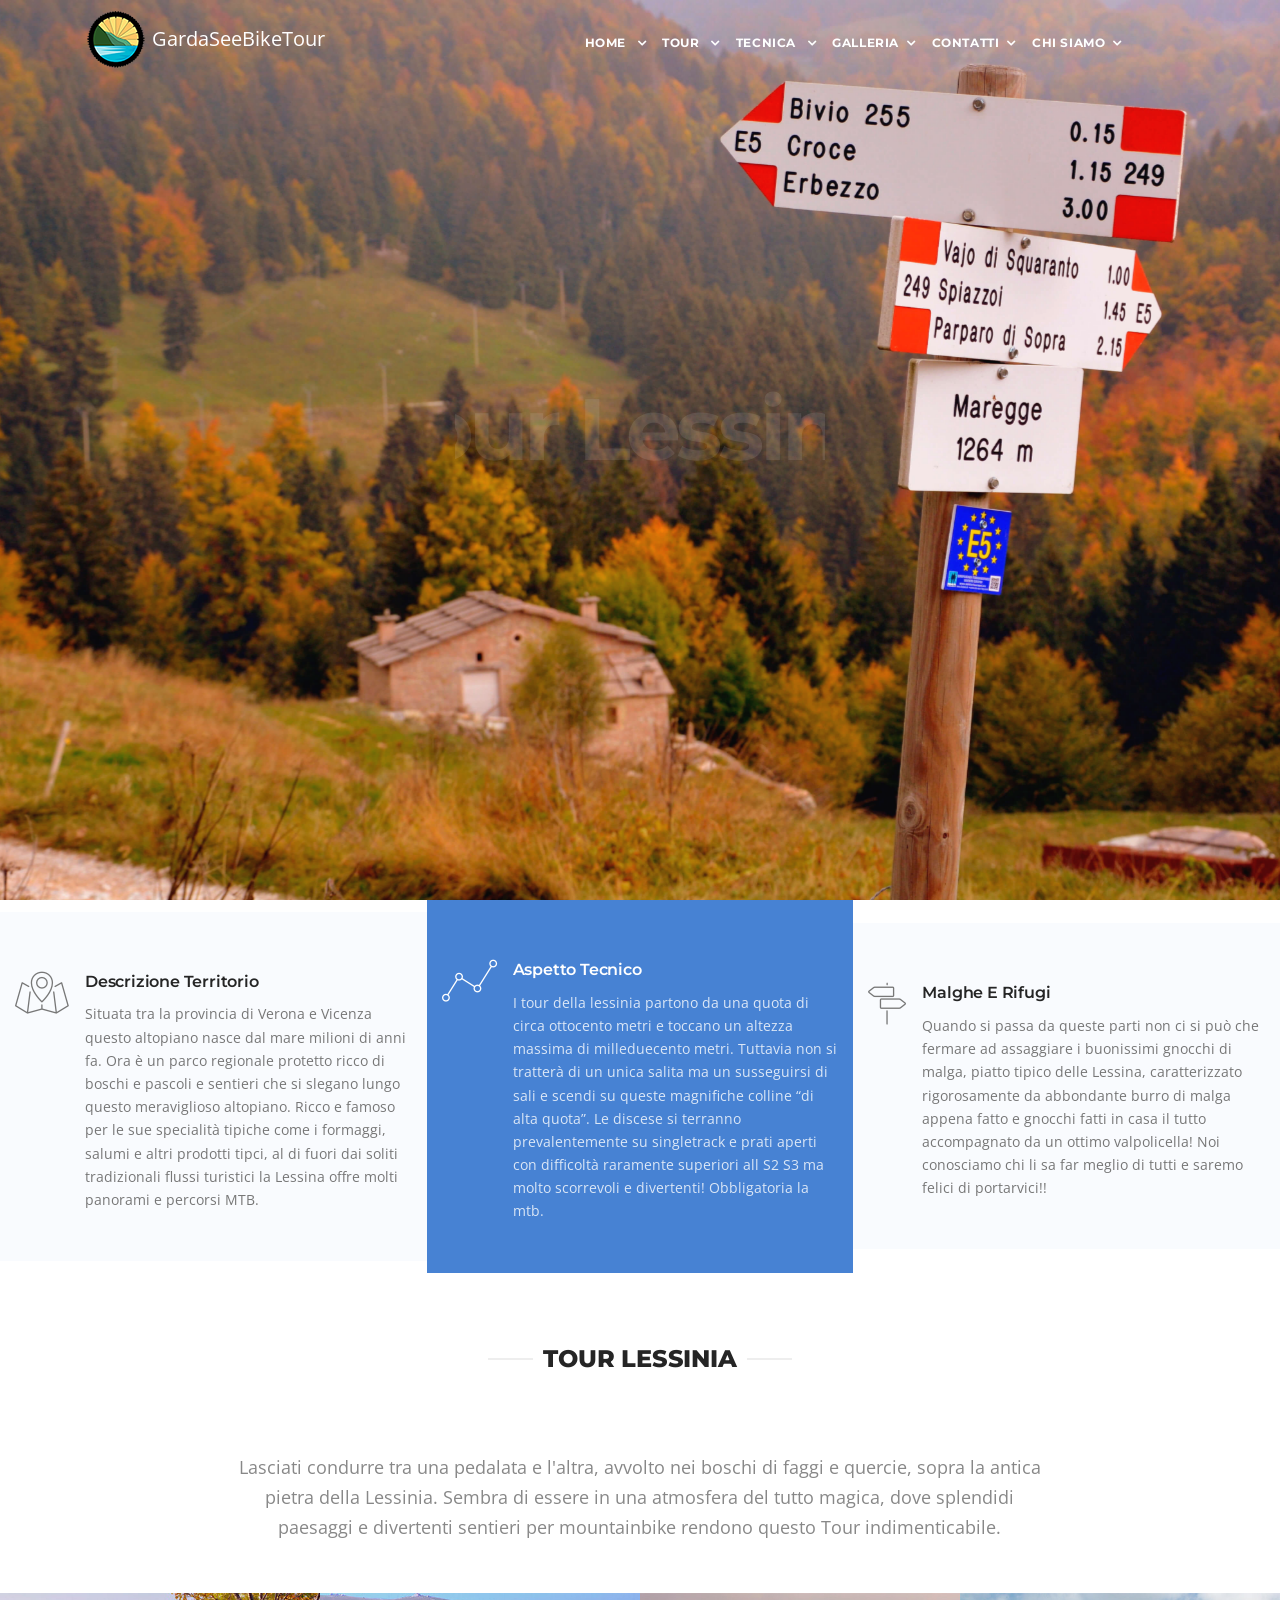
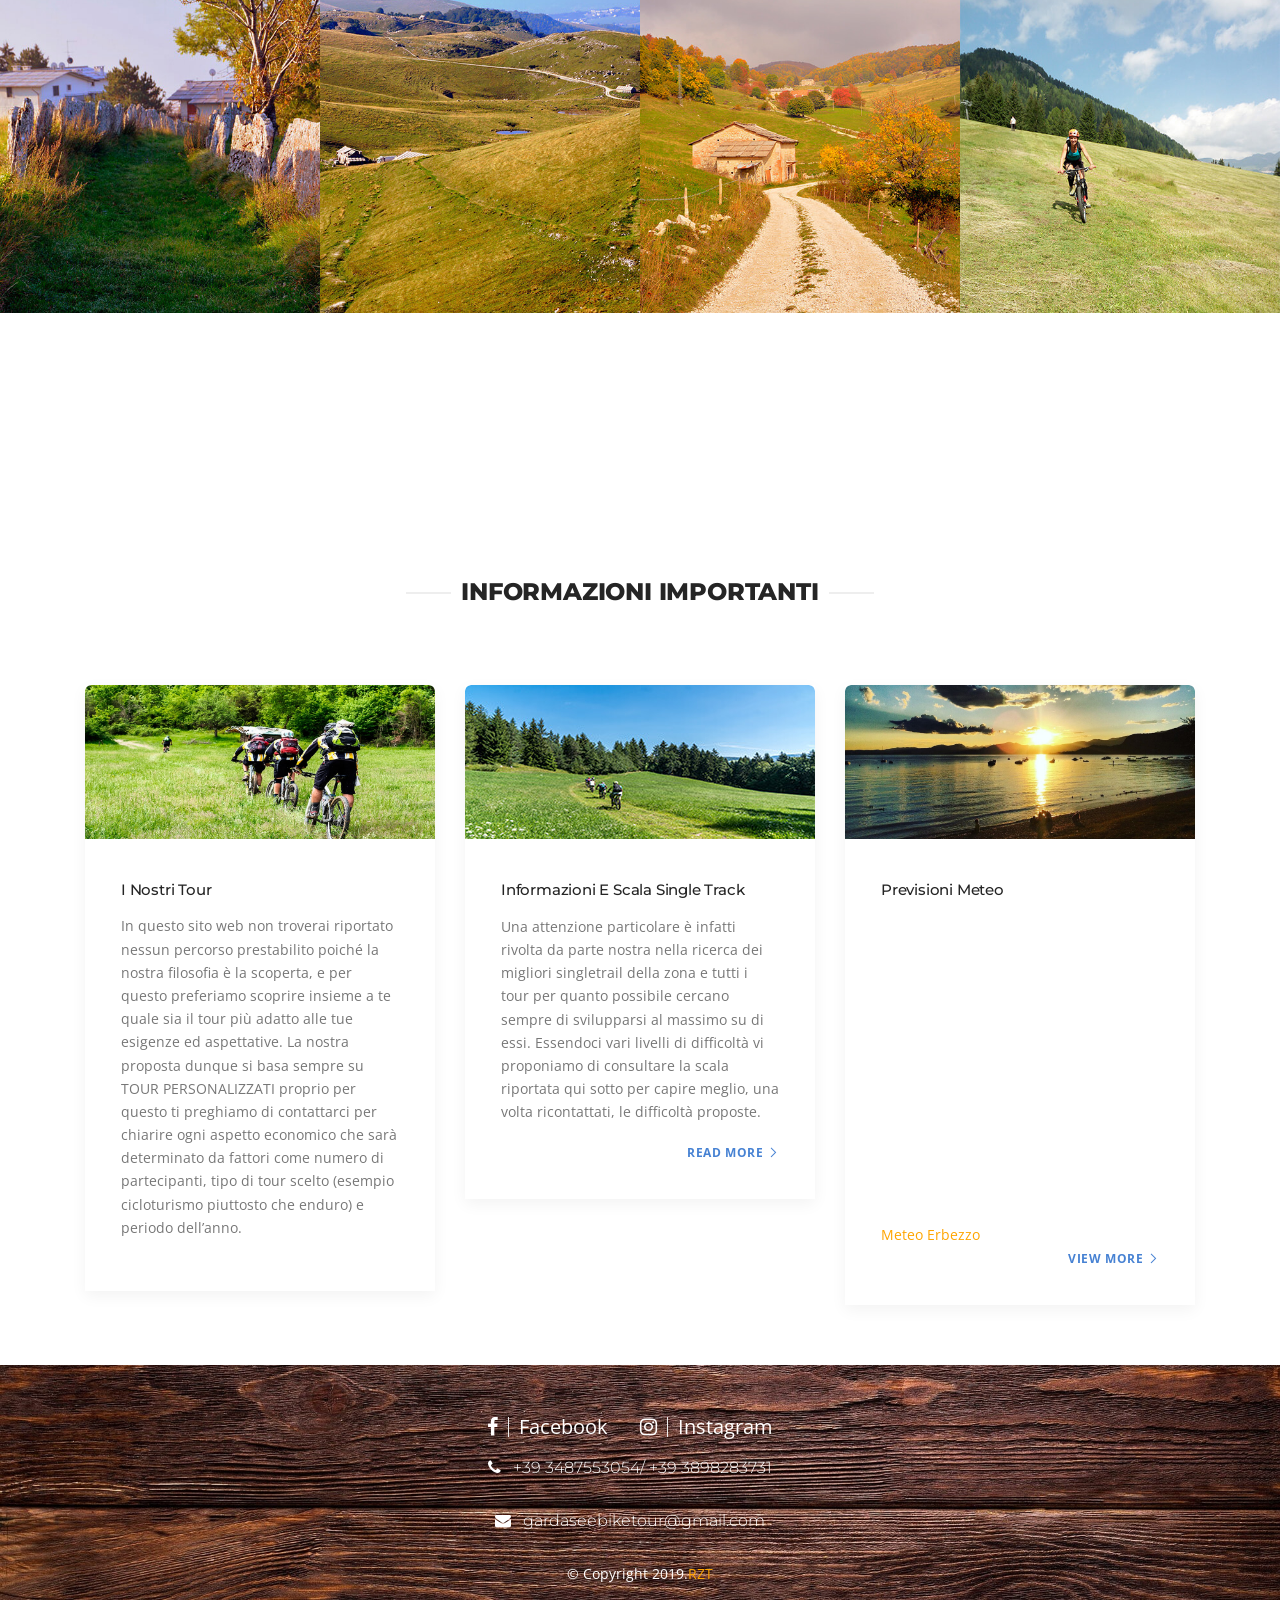
<file: tourlessinia.html>
<!DOCTYPE html>
<html lang="it">
<head>
  <title>Tour Lessinia in mountain bike | GardaSee Bike Tour</title>
        <meta charset="utf-8">
        <meta name="viewport" content="width=device-width, initial-scale=1, shrink-to-fit=no">
        <meta http-equiv="X-UA-Compatible" content="IE=edge">
        <meta name="description" content="Escursioni MTB in Lessinia: prati, malghe e sentieri panoramici tra Verona e il Trentino con GardaSee Bike Tour.">
        <link rel="canonical" href="https://tommy23rzt.github.io/gardaseebiketour/tourlessinia.html">
        <meta name="author" content="RZT Design">
        <!-- Plugins CSS -->
        <link href="css/plugins/plugins.css" rel="stylesheet">
        <!-- REVOLUTION STYLE SHEETS -->
        <link rel="stylesheet" type="text/css" href="revolution/css/settings.css">
        <!-- REVOLUTION LAYERS STYLES -->
        <link rel="stylesheet" type="text/css" href="revolution/css/layers.css">
        <!-- REVOLUTION NAVIGATION STYLES -->
        <link rel="stylesheet" type="text/css" href="revolution/css/navigation.css">
        <link href="css/style.css" rel="stylesheet">
        <!-- Favicon -->
        <link rel="icon" href="images/favicon.ico">
        <!-- Facebook Pixel Code -->
        <script>
          !function(f,b,e,v,n,t,s)
          {if(f.fbq)return;n=f.fbq=function(){n.callMethod?
          n.callMethod.apply(n,arguments):n.queue.push(arguments)};
          if(!f._fbq)f._fbq=n;n.push=n;n.loaded=!0;n.version='2.0';
          n.queue=[];t=b.createElement(e);t.async=!0;
          t.src=v;s=b.getElementsByTagName(e)[0];
          s.parentNode.insertBefore(t,s)}(window, document,'script',
          'https://connect.facebook.net/en_US/fbevents.js');
          fbq('init', '603875816687769');
          fbq('track', 'PageView');
        </script>
        <noscript><img height="1" width="1" style="display:none"
          src="https://www.facebook.com/tr?id=603875816687769&ev=PageView&noscript=1"
        /></noscript>
        <!-- End Facebook Pixel Code -->
      </head>

    <body>
      <script type="text/javascript">var cookie_policy_url = 'https://nibirumail.com/cookies/policy/?url=www.gardaseebiketour.com';</script>
      <script type="text/javascript" src="https://nibirumail.com/docs/scripts/nibirumail.cookie.min.js"></script>

           <div id="preloader">
            <div id="preloader-inner"></div>
        </div><!--/preloader-->

        <nav class="navbar navbar-expand-xl navbar-light navbar-transparent bg-faded nav-sticky">
            <div class="search-inline">
            </div><!--/search form-->
            <div class="container">

                <button class="navbar-toggler navbar-toggler-right" type="button" data-toggle="collapse" data-target="#navbarNavDropdown" aria-controls="navbarNavDropdown" aria-expanded="false" aria-label="Toggle navigation">
                    <span class="navbar-toggler-icon"></span>
                </button>
                <a class="navbar-brand" href="index.html">
                    <img class='logo logo-dark' src="images/logo.png" class="d-inline-block align-top" alt="logo">
                    <img class='logo logo-light hidden-md-down' src="images/logo-light.png" class="d-inline-block align-top" alt="logo">GardaSeeBikeTour
                </a>
                <div  id="navbarNavDropdown" class="navbar-collapse collapse">
                    <ul class="navbar-nav ml-auto">
                        <li class="nav-item dropdown active">
                            <a class="nav-link  dropdown-toggle" href="index.html">Home
                            </a></li>
                        <li class="nav-item dropdown dropdown-full-width">
                            <a class="nav-link dropdown-toggle" data-toggle="dropdown" href="#" aria-haspopup="true" aria-expanded="false">
                                Tour
                            </a>
                            <ul class="dropdown-menu dropdown-mega-fw">
                                <li class="container">
                                    <div class="mega-menu-content">
                                        <div class="row">
                                            <div class="col-lg-3">
                                                <ul class="mega-inner-nav list-unstyled">
                                                    <li><h4 class="mega-title">Lago di Garda</h4></li>
                                                    <li><a href="tourlagogarda.html"> Vedi Informazioni</a></li>
                                                </ul>
                                            </div>
                                            <div class="col-lg-3">

                                                <ul class="mega-inner-nav list-unstyled">
                                                    <li><h4 class="mega-title">Monte Baldo </h4></li>
                                                    <li><a href="tourmontebaldo.html"> Vedi informazioni</a></li>
                                                </ul>
                                            </div>
                                            <div class="col-lg-3">

                                                <ul class="mega-inner-nav list-unstyled">
                                                    <li><h4 class="mega-title">Verona & Valpolicella</h4></li>
                                                    <li><a href="tourvalpolicella.html"> Vedi Informazioni</a></li>
                                                </ul>

                                            </div>
                                            <div class="col-lg-3">

                                                <ul class="mega-inner-nav list-unstyled">
                                                    <li><h4 class="mega-title">Lessinia</h4></li>
                                                    <li><a href="tourlessinia.html"> Vedi Informazioni</a></li>
                                                </ul>
                                            </div>
                                        </div>
                                    </div>
                                </li>
                            </ul>
                        </li>
                        <li class="nav-item dropdown dropdown-full-width">
                            <a class="nav-link dropdown-toggle" data-toggle="dropdown" href="#" aria-haspopup="true" aria-expanded="false">
                                Tecnica
                            </a>
                            <ul class="dropdown-menu dropdown-mega-fw">
                                <li class="container">
                                    <div class="mega-menu-content">
                                        <div class="row">
                                            <div class="col-lg-4">
                                                <h4 class="mega-title">corso base</h4>
                                                <ul class="mega-inner-nav list-unstyled">
                                                    <li><a href="tecnica.html"> Vedi informazioni</a></li>
                                                </ul>
                                            </div>
                                            <div class="col-lg-4">
                                                <h4 class="mega-title">corso avanzato</h4>
                                                <ul class="mega-inner-nav list-unstyled">
                                                    <li><a href="tecnica.html"> Vedi informazioni</a></li>
                                               </ul>
                                            </div>
                                            <div class="col-lg-4">
                                                <h4 class="mega-title">corso bambini</h4>
                                                <ul class="mega-inner-nav list-unstyled">
                                                    <li><a href="tecnica.html"> Vedi informazioni</a></li>
                                               </ul>
                                              </div>
                                        </div>
                                    </div>
                                </li>
                            </ul>
                        </li>
                        <li class="nav-item dropdown">
                            <a class="nav-link  dropdown-toggle" href="galleria.html">Galleria</a>
                        </li>
                        <li class="nav-item dropdown">
                            <a class="nav-link  dropdown-toggle" href="contatti.html">Contatti</a>
                        </li>
                        <li class="nav-item dropdown">
                            <a class="nav-link dropdown-toggle"  href="chisiamo.html">Chi Siamo</a>
                        </li>
                    </ul>
                </div>
              </div>
            <!--right nav icons-->
        </nav>

        <div id="rev_slider_490_1_wrapper" class="rev_slider_wrapper fullwidthbanner-container" data-alias="image-hero39" data-source="gallery" style="margin:0px auto;background-color:transparent;padding:0px;margin-top:0px;margin-bottom:0px;">
            <!-- START REVOLUTION SLIDER 5.4.1 fullwidth mode -->
            <div id="rev_slider_490_1" class="rev_slider fullwidthabanner" style="display:none;" data-version="5.4.1">
                <ul>	<!-- SLIDE  -->
                    <li data-index="rs-1699" data-transition="zoomout" data-slotamount="default" data-hideafterloop="0" data-hideslideonmobile="off"  data-easein="Power4.easeInOut" data-easeout="Power4.easeInOut" data-masterspeed="2000"  data-thumb="images/bg2.jpg"  data-rotate="0"  data-saveperformance="off"  data-title="Intro" data-param1="" data-param2="" data-param3="" data-param4="" data-param5="" data-param6="" data-param7="" data-param8="" data-param9="" data-param10="" data-description="">
                        <!-- MAIN IMAGE -->
                        <img src="images/lessinia.jpg" class="img-fluid" alt=""  data-bgposition="center center" data-bgfit="cover" data-bgrepeat="no-repeat" data-bgparallax="10" class="rev-slidebg" data-no-retina>
                        <!-- LAYERS -->

                        <!-- LAYER NR. 2 -->
                        <div class="tp-caption NotGeneric-Title   tp-resizeme"
                             id="slide-1699-layer-1"
                             data-x="['center','center','center','center']" data-hoffset="['0','0','0','0']"
                             data-y="['middle','middle','middle','middle']" data-voffset="['-20','-20','-22','-29']"
                             data-fontsize="['60','60','60','40']"
                             data-lineheight="['70','70','70','50']"
                             data-width="none"
                             data-height="none"
                             data-whitespace="nowrap"

                             data-type="text"
                             data-responsive_offset="on"

                             data-frames='[{"from":"z:0;rX:0deg;rY:0;rZ:0;sX:1.5;sY:1.5;skX:0;skY:0;opacity:0;","mask":"x:0px;y:0px;","speed":1500,"to":"o:1;","delay":1000,"ease":"Power3.easeInOut"},{"delay":"wait","speed":1000,"to":"y:[100%];","mask":"x:inherit;y:inherit;","ease":"Power2.easeInOut"}]'
                             data-textAlign="['left','left','left','left']"
                             data-paddingtop="[10,10,10,10]"
                             data-paddingright="[0,0,0,0]"
                             data-paddingbottom="[10,10,10,10]"
                             data-paddingleft="[0,0,0,0]"

                             style="z-index: 7; white-space: nowrap;text-transform:left;">Tour Lessinia </div>

                        <!-- LAYER NR. 3 -->
                        <div class="tp-caption NotGeneric-SubTitle   tp-resizeme"
                             id="slide-1699-layer-4"
                             data-x="['center','center','center','center']" data-hoffset="['0','0','0','0']"
                             data-y="['middle','middle','middle','middle']" data-voffset="['52','52','28','13']"
                             data-width="none"
                             data-height="none"
                             data-whitespace="nowrap"

                             data-type="text"
                             data-responsive_offset="on"

                             data-frames='[{"from":"y:[100%];z:0;rX:0deg;rY:0;rZ:0;sX:1;sY:1;skX:0;skY:0;opacity:0;","mask":"x:0px;y:[100%];s:inherit;e:inherit;","speed":1500,"to":"o:1;","delay":1000,"ease":"Power4.easeInOut"},{"delay":"wait","speed":1000,"to":"y:[100%];","mask":"x:inherit;y:inherit;s:inherit;e:inherit;","ease":"Power2.easeInOut"}]'
                             data-textAlign="['left','left','left','left']"
                             data-paddingtop="[0,0,0,0]"
                             data-paddingright="[0,0,0,0]"
                             data-paddingbottom="[0,0,0,0]"
                             data-paddingleft="[0,0,0,0]"
                             style="z-index: 8; white-space: nowrap;text-transform:left;">Packed with endless possibilities</div>

                        <!-- LAYER NR. 5 -->
                        <div class="tp-caption NotGeneric-CallToAction rev-btn "
                             id="slide-1699-layer-7"
                             data-x="['center','center','center','center']" data-hoffset="['0','0','0','0']"
                             data-y="['middle','middle','middle','middle']" data-voffset="['124','124','80','65']"
                             data-width="none"
                             data-height="none"
                             data-whitespace="nowrap"

                             data-type="button"
                             data-actions='[{"event":"click","action":"scrollbelow","offset":"0px","delay":""}]'
                             data-responsive_offset="on"
                             data-responsive="off"
                             data-frames='[{"from":"y:50px;opacity:0;","speed":1500,"to":"o:1;","delay":1250,"ease":"Power4.easeInOut"},{"delay":"wait","speed":1000,"to":"y:[175%];","mask":"x:inherit;y:inherit;s:inherit;e:inherit;","ease":"Power2.easeInOut"},{"frame":"hover","speed":"300","ease":"Power1.easeInOut","to":"o:1;rX:0;rY:0;rZ:0;z:0;","style":"c:rgba(255, 255, 255, 1.00);bc:rgba(255, 255, 255, 1.00);bw:1px 1px 1px 1px;"}]'
                             data-textAlign="['left','left','left','left']"
                             data-paddingtop="[10,10,10,10]"
                             data-paddingright="[30,30,30,30]"
                             data-paddingbottom="[10,10,10,10]"
                             data-paddingleft="[30,30,30,30]"

                             style="z-index: 9; white-space: nowrap;text-transform:left;outline:none;box-shadow:none;box-sizing:border-box;-moz-box-sizing:border-box;-webkit-box-sizing:border-box;cursor:pointer;">View Features</div>
                    </li>
                </ul>
                <div class="tp-bannertimer tp-bottom" style="visibility: hidden !important;"></div>	</div>
        </div><!-- END REVOLUTION SLIDER -->
        
        <h1 class="sr-only">Tour Lessinia in mountain bike</h1>
        <div class='container-fluid no-padding mb70'>
            <div class='row no-margin mb70 align-items-center'>
                <div class='col-md-4 pt60 pb50 bg-faded'>
                    <div class="media pos-relative">
                        <div class="d-flex mr-3">
                            <i class="icon-map fa-3x"></i>
                        </div>
                        <div class="media-body ">
                            <h4 class="mt-0 mb10 ">Descrizione Territorio</h4>
                            Situata tra la provincia di Verona e Vicenza questo altopiano nasce dal mare milioni di anni fa. Ora è un parco regionale protetto ricco di boschi e pascoli e sentieri che si slegano lungo questo meraviglioso altopiano.
                            Ricco e famoso per le sue specialità tipiche come i formaggi, salumi e altri prodotti tipci, al di fuori dai soliti tradizionali flussi turistici la Lessina offre molti panorami e percorsi MTB.

                        </div>
                    </div>
                </div>
                <div class='col-md-4 pt60 pb50 bg-primary'>
                    <div class="media pos-relative">
                        <div class="d-flex mr-3">
                            <i class="icon-linegraph text-white fa-3x"></i>
                        </div>
                        <div class="media-body text-white-gray">
                            <h4 class="mt-0 mb10 text-white">Aspetto Tecnico</h4>
                            I tour della lessinia partono da una quota di circa ottocento metri e toccano un altezza massima di milleduecento metri. Tuttavia non si tratterà di un unica salita ma un susseguirsi di sali e scendi su queste magnifiche colline “di alta quota”. Le discese si terranno prevalentemente su singletrack e prati aperti con difficoltà raramente superiori all S2 S3 ma molto scorrevoli e divertenti! Obbligatoria la mtb.
                        </div>
                    </div>
                </div>

                <div class='col-md-4 pt60 pb50 bg-faded'>
                    <div class="media pos-relative">
                        <div class="d-flex mr-3">
                            <i class="icon-streetsign fa-3x"></i>
                        </div>
                        <div class="media-body ">
                            <h4 class="mt-0 mb10 ">Malghe e Rifugi</h4>
                            Quando si passa da queste parti non ci si può che fermare ad assaggiare i buonissimi gnocchi di malga, piatto tipico delle Lessina, caratterizzato rigorosamente da abbondante burro di malga appena fatto e gnocchi fatti in casa il tutto accompagnato da un ottimo valpolicella! Noi conosciamo chi li sa far meglio di tutti e saremo felici di portarvici!!
                        </div>
                    </div>
                </div>
            </div>
        </div>
        <div class='container-fluid no-padding mb-0'>
            <div class='row no-margin'>
                <div class='col-lg-8  mr-auto ml-auto'>
                    <div class="title-heading1 mb30">
                        <h3>Tour Lessinia </h3>
                    </div>
                     <p class='lead mb50 text-center'>
                        Lasciati condurre tra una pedalata e l'altra, avvolto nei boschi di faggi e quercie, sopra la antica pietra della Lessinia. Sembra di essere in una atmosfera del tutto magica, dove splendidi paesaggi e divertenti sentieri per mountainbike rendono questo Tour indimenticabile.
                        </p>
                </div>
            </div>
            <div class='row no-margin'>
                <div class='col-lg-3 col-md-6 mb30 no-padding'>
                    <div class='team-card'>
                        <img src='images/lessinia1.jpg' alt='' class='img-fluid'>
                        <div class='team-overlay align-items-center'>
                            <div class='team-detail'>
                                <h4>GardaSeeBikeTour</h4>
                                <span>Ride with Us</span>
                                <div class='seprator-overlay'></div>
                                <ul class='list-inline'>
                                    <li class='list-inline-item'>
                                        <a href='https://www.facebook.com/Gardaseebiketour/'><i class='fa fa-facebook'></i></a>
                                    </li>
                                    <li class='list-inline-item'>
                                        <a href='https://www.facebook.com/Gardaseebiketour/'><i class='fa fa-instagram'></i></a>
                                    </li>
                                </ul>
                            </div>
                        </div>
                    </div>
                </div><!--/col-->
                <div class='col-lg-3 col-md-6 mb30 no-padding'>
                    <div class='team-card'>
                        <img src='images/lessinia2.jpg' alt='' class='img-fluid'>
                        <div class='team-overlay align-items-center'>
                            <div class='team-detail'>
                                <h4>GardaSeeBikeTour</h4>
                                <span>Ride with Us</span>
                                <div class='seprator-overlay'></div>
                                <ul class='list-inline'>
                                    <li class='list-inline-item'>
                                        <a href='https://www.facebook.com/Gardaseebiketour/'><i class='fa fa-facebook'></i></a>
                                    </li>
                                    <li class='list-inline-item'>
                                        <a href='https://www.facebook.com/Gardaseebiketour/'><i class='fa fa-instagram'></i></a>
                                    </li>
                                </ul>
                            </div>
                        </div>
                    </div>
                </div><!--/col-->
                <div class='col-lg-3 col-md-6 mb30 no-padding'>
                    <div class='team-card'>
                        <img src='images/lessinia4.jpg' alt='' class='img-fluid'>
                        <div class='team-overlay align-items-center'>
                            <div class='team-detail'>
                                <h4>GardaSeeBikeTour</h4>
                                <span>Ride with Us</span>
                                <div class='seprator-overlay'></div>
                                <ul class='list-inline'>
                                    <li class='list-inline-item'>
                                        <a href='https://www.facebook.com/Gardaseebiketour/'><i class='fa fa-facebook'></i></a>
                                    </li>
                                    <li class='list-inline-item'>
                                        <a href='https://www.facebook.com/Gardaseebiketour/'><i class='fa fa-instagram'></i></a>
                                    </li>
                                </ul>
                            </div>
                        </div>
                    </div>
                </div><!--/col-->
                <div class='col-lg-3 col-md-6 mb30 no-padding'>
                    <div class='team-card'>
                        <img src='images/lessinia3.jpg' alt='' class='img-fluid'>
                        <div class='team-overlay align-items-center'>
                            <div class='team-detail'>
                                <h4>GardaSeeBikeTour</h4>
                                <span>Ride with Us</span>
                                <div class='seprator-overlay'></div>
                                <ul class='list-inline'>
                                    <li class='list-inline-item'>
                                        <a href='https://www.facebook.com/Gardaseebiketour/'><i class='fa fa-facebook'></i></a>
                                    </li>
                                    <li class='list-inline-item'>
                                        <a href='https://www.facebook.com/Gardaseebiketour/'><i class='fa fa-instagram'></i></a>
                                    </li>
                                </ul>
                            </div>
                        </div>
                    </div>
                </div><!--/col-->
            </div>
        <!--team-->
        <div class="bg-parallax parallax-overlay" data-jarallax='{"speed": 0.2}' style='background-image: url("images/bg6.jpg")'>
            <div class="container pt60 pb60">
                <div class="row">
                    <div class="col-lg-8">
                        <h3 class="text-white">
                          Contattaci ora per il tuo Tour personalizzato
                        </h3>
                    </div>
                    <div class="col-lg-4 pt0">
                        <a href="contatti.html" class="btn btn-lg btn-white-outline">
                            Contattaci
                        </a>
                    </div>
                </div>
            </div>
        </div>
        <div class=" pt90 pb60">
            <div class="container">
                <div class="title-heading1 mb40">
                    <h3>Informazioni Importanti</h3>
                </div>
                <div class="row">
                  <div class="col-lg-4 mb30 wow fadeInUp" data-wow-delay=".2s">
                      <div class="entry-card">
                          <a class="entry-thumb">
                              <img src="images/entry1.jpg" alt="" class="img-fluid">
                          </a><!--/entry thumb-->
                          <div class="entry-content">
                              <div class="entry-meta mb5">
                              </div>
                              <h4 class="entry-title text-capitalize">
                                      I Nostri Tour
                              </h4>
                              <p>
                              In questo sito web non troverai riportato nessun percorso prestabilito poiché la nostra filosofia è la scoperta, e per questo preferiamo scoprire insieme a te quale sia il tour più adatto alle tue esigenze ed aspettative. La nostra proposta dunque si basa sempre su TOUR PERSONALIZZATI proprio per questo ti preghiamo di contattarci per chiarire ogni aspetto economico che sarà determinato da fattori come numero di partecipanti, tipo di tour scelto (esempio cicloturismo piuttosto che enduro) e periodo dell’anno.
                              </p>
                              <div class="text-right">
                              </div>
                          </div><!--/entry content-->
                      </div>
                  </div><!--/.col-->
                  <div class="col-lg-4 mb30 wow fadeInUp" data-wow-delay=".3s">
                      <div class="entry-card">
                          <a class="entry-thumb">
                              <img src="images/gbt44.jpg" alt="" class="img-fluid">
                            </a><!--/entry thumb-->
                          <div class="entry-content">
                              <div class="entry-meta mb5">
                              </div>
                              <h4 class="entry-title text-capitalize">
                                      Informazioni e Scala Single Track
                              </h4>
                              <p>
                                Una attenzione particolare è infatti rivolta da parte nostra nella ricerca dei migliori singletrail della zona e tutti i tour per quanto possibile cercano sempre di svilupparsi al massimo su di essi.
                                Essendoci vari livelli di difficoltà vi proponiamo di consultare la scala riportata qui sotto per capire meglio, una volta ricontattati, le difficoltà proposte.
                              </p>
                              <div class="text-right">
                                  <a href="https://drive.google.com/file/d/1w-IuAahzZd9PPzJNwgVNWarFYm9Cqcq7/view?usp=sharing" class="btn-link btn">Read More</a>
                              </div>
                          </div><!--/entry content-->
                      </div>
                  </div><!--/.col-->

                    <div class="col-lg-4 mb30 wow fadeInUp" data-wow-delay=".4s">
                        <div class="entry-card">
                            <a class="entry-thumb">
                                <img src="images/entry3.jpg" alt="" class="img-fluid">

                            </a><!--/entry thumb-->
                            <div class="entry-content">
                                <div class="entry-meta mb5">

                                </div>
                                <h4 class="entry-title text-capitalize">

                                        Previsioni Meteo

                                </h4>
                                <div><iframe src="https://www.3bmeteo.com/moduli_esterni/localita_6_giorni_compatto/2647/ffffff/fc9b2a/5e5e5e/ffffff/it" width=285 height=302 frameborder="0"></iframe><br/><a href="https://www.3bmeteo.com/meteo/erbezzo" >Meteo Erbezzo</a></div>
                                <div class="text-right">
                                    <a href="http://www.ampex.tn.it/meteofittanze/webcam.jpg" class="btn-link btn">View More</a>
                                </div>
                            </div><!--/entry content-->
                        </div>
                    </div><!--/.col-->
                </div>
            </div>
        </div><!--news-->
        </div>
        <footer class="footer footer-light pt50 pb30" style=" background: url(images/bg6.jpg) no-repeat center center; background-size: cover">
             <div class="container">
                 <div class="row">
                     <div class="col-lg-6  ml-auto mr-auto text-center">
                         <ul class="social-icons list-inline">
                             <li class="list-inline-item">
                                 <a href="https://www.facebook.com/Gardaseebiketour/">
                                     <i class="fa fa-facebook"></i>Facebook
                                 </a>
                             </li>
                             <li class="list-inline-item">
                                 <a href="https://www.instagram.com/gardaseebiketour/">
                                     <i class="fa fa-instagram"></i>instagram
                                 </a>
                             </li>
                         </ul>
                         <h4><i class="fa fa-phone"></i> +39 3487553054/ +39 3898283731</h4>
                         <h4><i class="fa fa-envelope"></i> gardaseebiketour@gmail.com</h4>
                         <p>© Copyright 2019.<a href="https://www.rzt.altervista.org/" target="_blank" rel="noopener">RZT</a></p>
                     </div>
                 </div>
             </div>
         </footer>        <!--back to top-->
        <a href="#" class="back-to-top hidden-xs-down" id="back-to-top"><i class="ti-angle-up"></i></a>
        <!-- jQuery first, then Tether, then Bootstrap JS. -->
        <script src="js/plugins/plugins.js"></script>
        <script src="js/assan.custom.js"></script>
        <!-- REVOLUTION JS FILES -->
        <script type="text/javascript" src="revolution/js/jquery.themepunch.tools.min.js"></script>
        <script type="text/javascript" src="revolution/js/jquery.themepunch.revolution.min.js"></script>
        <!-- SLIDER REVOLUTION 5.0 EXTENSIONS  (Load Extensions only on Local File Systems !  The following part can be removed on Server for On Demand Loading) -->
        <script type="text/javascript" src="revolution/js/extensions/revolution.extension.actions.min.js"></script>
        <script type="text/javascript" src="revolution/js/extensions/revolution.extension.carousel.min.js"></script>
        <script type="text/javascript" src="revolution/js/extensions/revolution.extension.kenburn.min.js"></script>
        <script type="text/javascript" src="revolution/js/extensions/revolution.extension.layeranimation.min.js"></script>
        <script type="text/javascript" src="revolution/js/extensions/revolution.extension.migration.min.js"></script>
        <script type="text/javascript" src="revolution/js/extensions/revolution.extension.navigation.min.js"></script>
        <script type="text/javascript" src="revolution/js/extensions/revolution.extension.parallax.min.js"></script>
        <script type="text/javascript" src="revolution/js/extensions/revolution.extension.slideanims.min.js"></script>
        <script type="text/javascript" src="revolution/js/extensions/revolution.extension.video.min.js"></script>

        <script>
            /**Hero parallax script**/
            var tpj = jQuery;
            var revapi490;
            tpj(document).ready(function () {
                if (tpj("#rev_slider_490_1").revolution == undefined) {
                    revslider_showDoubleJqueryError("#rev_slider_490_1");
                } else {
                    revapi490 = tpj("#rev_slider_490_1").show().revolution({
                        sliderType: "hero",
                        jsFileLocation: "revolution/js/",
                        sliderLayout: "fullscreen",
                        dottedOverlay: "none",
                        delay: 9000,
                        navigation: {
                        },
                        responsiveLevels: [1240, 1024, 778, 480],
                        visibilityLevels: [1240, 1024, 778, 480],
                        gridwidth: [1240, 1024, 778, 480],
                        gridheight: [600, 500, 400, 300],
                        lazyType: "none",
                        parallax: {
                            type: "mouse",
                            origo: "slidercenter",
                            speed: 2000,
                            levels: [2, 3, 4, 5, 6, 7, 12, 16, 10, 50, 46, 47, 48, 49, 50, 55],
                            type:"mouse"
                        },
                        shadow: 0,
                        spinner: "off",
                        autoHeight: "off",
                        disableProgressBar: "on",
                        hideThumbsOnMobile: "off",
                        hideSliderAtLimit: 0,
                        hideCaptionAtLimit: 0,
                        hideAllCaptionAtLilmit: 0,
                        debugMode: false,
                        fallbacks: {
                            simplifyAll: "off",
                            disableFocusListener: false
                        }
                    });
                }
            });	/*ready*/
        </script>
        <!-- Global site tag (gtag.js) - Google Analytics -->
        <script async src="https://www.googletagmanager.com/gtag/js?id=UA-135680601-1"></script>
        <script>
          window.dataLayer = window.dataLayer || [];
          function gtag(){dataLayer.push(arguments);}
          gtag('js', new Date());

          gtag('config', 'UA-135680601-1');
        </script>
    </body>

</html>
</file>
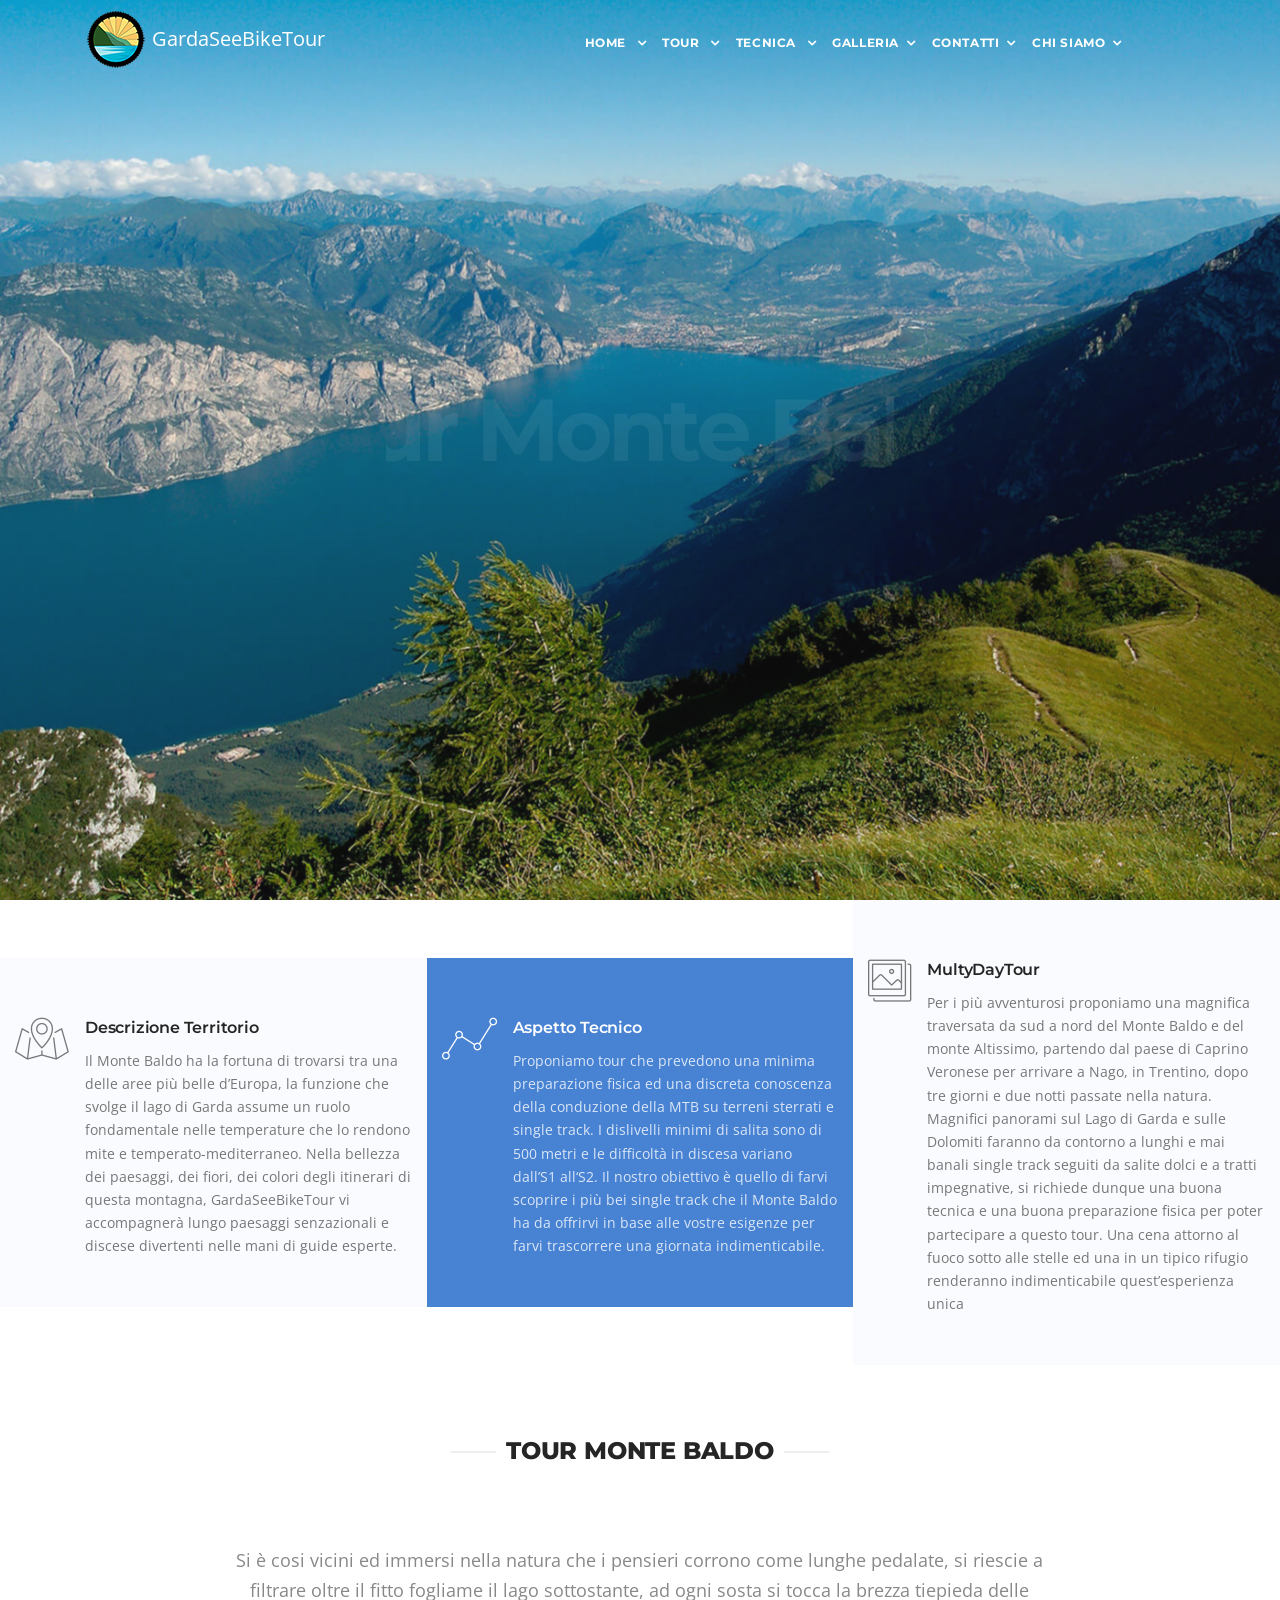
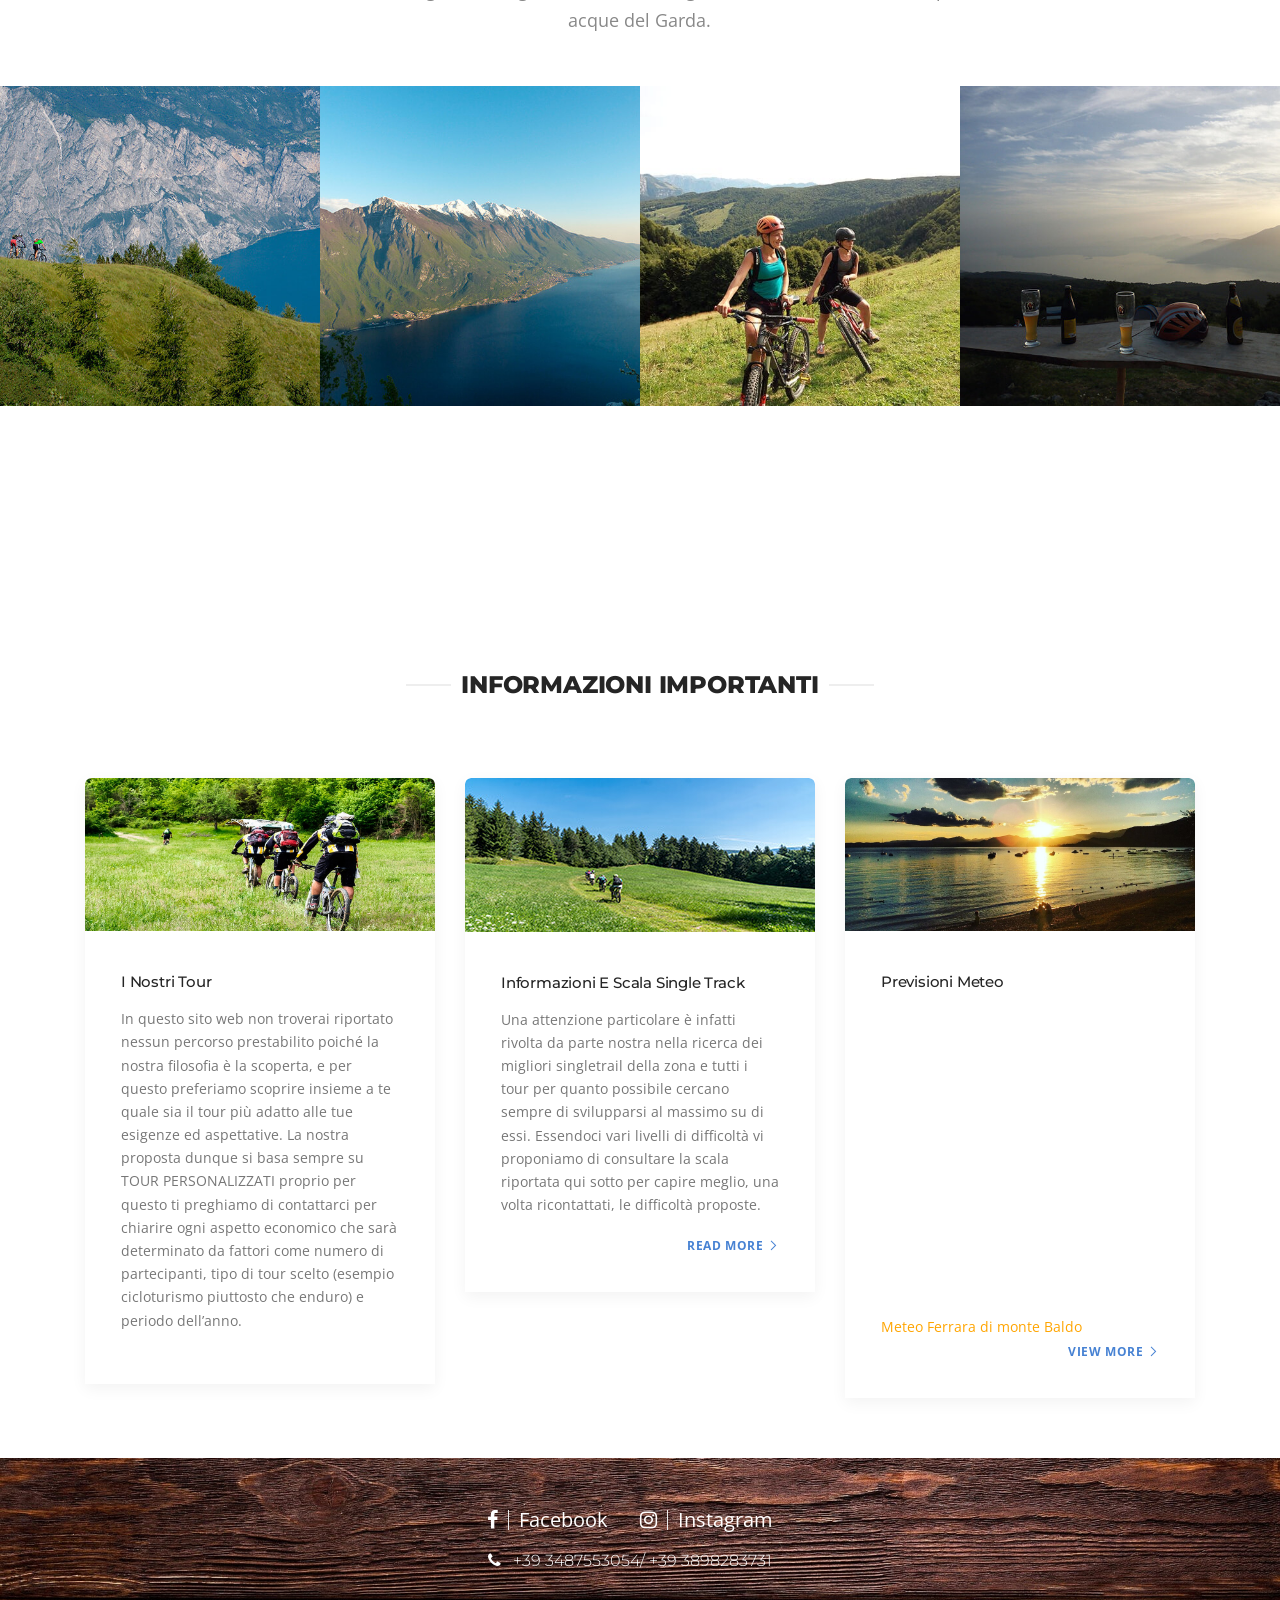
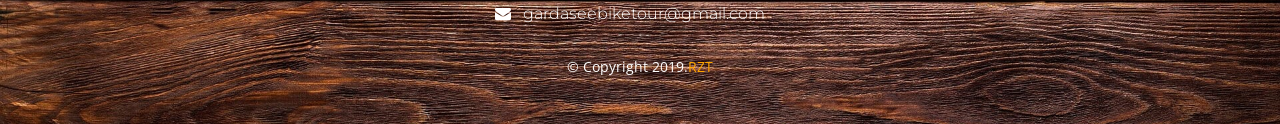
<file: tourmontebaldo.html>
<!DOCTYPE html>
<html lang="it">
<head>
  <title>Tour Monte Baldo in mountain bike | GardaSee Bike Tour</title>
        <meta charset="utf-8">
        <meta name="viewport" content="width=device-width, initial-scale=1, shrink-to-fit=no">
        <meta http-equiv="X-UA-Compatible" content="IE=edge">
        <meta name="description" content="Tour in mountain bike sul Monte Baldo: salite, discese e panorami dal Baldo al Lago di Garda. Guide qualificate GardaSee Bike Tour.">
        <link rel="canonical" href="https://tommy23rzt.github.io/gardaseebiketour/tourmontebaldo.html">
        <meta name="author" content="RZT Design">
        <!-- Plugins CSS -->
        <link href="css/plugins/plugins.css" rel="stylesheet">
        <!-- REVOLUTION STYLE SHEETS -->
        <link rel="stylesheet" type="text/css" href="revolution/css/settings.css">
        <!-- REVOLUTION LAYERS STYLES -->
        <link rel="stylesheet" type="text/css" href="revolution/css/layers.css">
        <!-- REVOLUTION NAVIGATION STYLES -->
        <link rel="stylesheet" type="text/css" href="revolution/css/navigation.css">
        <link href="css/style.css" rel="stylesheet">
        <!-- Favicon -->
        <link rel="icon" href="images/favicon.ico">
        <!-- Facebook Pixel Code -->
        <script>
          !function(f,b,e,v,n,t,s)
          {if(f.fbq)return;n=f.fbq=function(){n.callMethod?
          n.callMethod.apply(n,arguments):n.queue.push(arguments)};
          if(!f._fbq)f._fbq=n;n.push=n;n.loaded=!0;n.version='2.0';
          n.queue=[];t=b.createElement(e);t.async=!0;
          t.src=v;s=b.getElementsByTagName(e)[0];
          s.parentNode.insertBefore(t,s)}(window, document,'script',
          'https://connect.facebook.net/en_US/fbevents.js');
          fbq('init', '603875816687769');
          fbq('track', 'PageView');
        </script>
        <noscript><img height="1" width="1" style="display:none"
          src="https://www.facebook.com/tr?id=603875816687769&ev=PageView&noscript=1"
        /></noscript>
        <!-- End Facebook Pixel Code -->
      </head>

    <body>
           <div id="preloader">
            <div id="preloader-inner"></div>
        </div><!--/preloader-->

        <nav class="navbar navbar-expand-xl navbar-light navbar-transparent bg-faded nav-sticky">
            <div class="search-inline">
            </div><!--/search form-->
            <div class="container">

                <button class="navbar-toggler navbar-toggler-right" type="button" data-toggle="collapse" data-target="#navbarNavDropdown" aria-controls="navbarNavDropdown" aria-expanded="false" aria-label="Toggle navigation">
                    <span class="navbar-toggler-icon"></span>
                </button>
                <a class="navbar-brand" href="index.html">
                    <img class='logo logo-dark' src="images/logo.png" class="d-inline-block align-top" alt="logo">
                    <img class='logo logo-light hidden-md-down' src="images/logo-light.png" class="d-inline-block align-top" alt="logo">GardaSeeBikeTour
                </a>
                <div  id="navbarNavDropdown" class="navbar-collapse collapse">
                    <ul class="navbar-nav ml-auto">
                        <li class="nav-item dropdown active">
                            <a class="nav-link  dropdown-toggle" href="index.html">Home
                            </a></li>
                        <li class="nav-item dropdown dropdown-full-width">
                            <a class="nav-link dropdown-toggle" data-toggle="dropdown" href="#" aria-haspopup="true" aria-expanded="false">
                                Tour
                            </a>
                            <ul class="dropdown-menu dropdown-mega-fw">
                                <li class="container">
                                    <div class="mega-menu-content">
                                        <div class="row">
                                            <div class="col-lg-3">
                                                <ul class="mega-inner-nav list-unstyled">
                                                    <li><h4 class="mega-title">Lago di Garda</h4></li>
                                                    <li><a href="tourlagogarda.html"> Vedi Informazioni</a></li>
                                                </ul>
                                            </div>
                                            <div class="col-lg-3">

                                                <ul class="mega-inner-nav list-unstyled">
                                                    <li><h4 class="mega-title">Monte Baldo </h4></li>
                                                    <li><a href="tourmontebaldo.html"> Vedi informazioni</a></li>
                                                </ul>
                                            </div>
                                            <div class="col-lg-3">

                                                <ul class="mega-inner-nav list-unstyled">
                                                    <li><h4 class="mega-title">Verona & Valpolicella</h4></li>
                                                    <li><a href="tourvalpolicella.html"> Vedi Informazioni</a></li>
                                                </ul>

                                            </div>
                                            <div class="col-lg-3">

                                                <ul class="mega-inner-nav list-unstyled">
                                                    <li><h4 class="mega-title">Lessinia</h4></li>
                                                    <li><a href="tourlessinia.html"> Vedi Informazioni</a></li>
                                                </ul>
                                            </div>
                                        </div>
                                    </div>
                                </li>
                            </ul>
                        </li>
                        <li class="nav-item dropdown dropdown-full-width">
                            <a class="nav-link dropdown-toggle" data-toggle="dropdown" href="#" aria-haspopup="true" aria-expanded="false">
                                Tecnica
                            </a>
                            <ul class="dropdown-menu dropdown-mega-fw">
                                <li class="container">
                                    <div class="mega-menu-content">
                                        <div class="row">
                                            <div class="col-lg-4">
                                                <h4 class="mega-title">corso base</h4>
                                                <ul class="mega-inner-nav list-unstyled">
                                                    <li><a href="tecnica.html"> Vedi informazioni</a></li>
                                                </ul>
                                            </div>
                                            <div class="col-lg-4">
                                                <h4 class="mega-title">corso avanzato</h4>
                                                <ul class="mega-inner-nav list-unstyled">
                                                    <li><a href="tecnica.html"> Vedi informazioni</a></li>
                                               </ul>
                                            </div>
                                            <div class="col-lg-4">
                                                <h4 class="mega-title">corso bambini</h4>
                                                <ul class="mega-inner-nav list-unstyled">
                                                    <li><a href="tecnica.html"> Vedi informazioni</a></li>
                                               </ul>
                                              </div>
                                        </div>
                                    </div>
                                </li>
                            </ul>
                        </li>
                        <li class="nav-item dropdown">
                            <a class="nav-link  dropdown-toggle" href="galleria.html">Galleria</a>
                        </li>
                        <li class="nav-item dropdown">
                            <a class="nav-link  dropdown-toggle" href="contatti.html">Contatti</a>
                        </li>
                        <li class="nav-item dropdown">
                            <a class="nav-link dropdown-toggle"  href="chisiamo.html">Chi Siamo</a>
                        </li>
                    </ul>
                </div>
              </div>
            <!--right nav icons-->
        </nav>
        <div id="rev_slider_490_1_wrapper" class="rev_slider_wrapper fullwidthbanner-container" data-alias="image-hero39" data-source="gallery" style="margin:0px auto;background-color:transparent;padding:0px;margin-top:0px;margin-bottom:0px;">
            <!-- START REVOLUTION SLIDER 5.4.1 fullwidth mode -->
            <div id="rev_slider_490_1" class="rev_slider fullwidthabanner" style="display:none;" data-version="5.4.1">
                <ul>	<!-- SLIDE  -->
                    <li data-index="rs-1699" data-transition="zoomout" data-slotamount="default" data-hideafterloop="0" data-hideslideonmobile="off"  data-easein="Power4.easeInOut" data-easeout="Power4.easeInOut" data-masterspeed="2000"  data-thumb="images/bg2.jpg"  data-rotate="0"  data-saveperformance="off"  data-title="Intro" data-param1="" data-param2="" data-param3="" data-param4="" data-param5="" data-param6="" data-param7="" data-param8="" data-param9="" data-param10="" data-description="">
                        <!-- MAIN IMAGE -->
                        <img src="images/montebaldo.jpg" class="img-fluid" alt=""  data-bgposition="center center" data-bgfit="cover" data-bgrepeat="no-repeat" data-bgparallax="10" class="rev-slidebg" data-no-retina>
                        <!-- LAYERS -->

                        <!-- LAYER NR. 2 -->
                        <div class="tp-caption NotGeneric-Title   tp-resizeme"
                             id="slide-1699-layer-1"
                             data-x="['center','center','center','center']" data-hoffset="['0','0','0','0']"
                             data-y="['middle','middle','middle','middle']" data-voffset="['-20','-20','-22','-29']"
                             data-fontsize="['60','60','60','40']"
                             data-lineheight="['70','70','70','50']"
                             data-width="none"
                             data-height="none"
                             data-whitespace="nowrap"

                             data-type="text"
                             data-responsive_offset="on"

                             data-frames='[{"from":"z:0;rX:0deg;rY:0;rZ:0;sX:1.5;sY:1.5;skX:0;skY:0;opacity:0;","mask":"x:0px;y:0px;","speed":1500,"to":"o:1;","delay":1000,"ease":"Power3.easeInOut"},{"delay":"wait","speed":1000,"to":"y:[100%];","mask":"x:inherit;y:inherit;","ease":"Power2.easeInOut"}]'
                             data-textAlign="['left','left','left','left']"
                             data-paddingtop="[10,10,10,10]"
                             data-paddingright="[0,0,0,0]"
                             data-paddingbottom="[10,10,10,10]"
                             data-paddingleft="[0,0,0,0]"

                             style="z-index: 7; white-space: nowrap;text-transform:left;">Tour Monte Baldo </div>

                        <!-- LAYER NR. 3 -->
                        <div class="tp-caption NotGeneric-SubTitle   tp-resizeme"
                             id="slide-1699-layer-4"
                             data-x="['center','center','center','center']" data-hoffset="['0','0','0','0']"
                             data-y="['middle','middle','middle','middle']" data-voffset="['52','52','28','13']"
                             data-width="none"
                             data-height="none"
                             data-whitespace="nowrap"

                             data-type="text"
                             data-responsive_offset="on"

                             data-frames='[{"from":"y:[100%];z:0;rX:0deg;rY:0;rZ:0;sX:1;sY:1;skX:0;skY:0;opacity:0;","mask":"x:0px;y:[100%];s:inherit;e:inherit;","speed":1500,"to":"o:1;","delay":1000,"ease":"Power4.easeInOut"},{"delay":"wait","speed":1000,"to":"y:[100%];","mask":"x:inherit;y:inherit;s:inherit;e:inherit;","ease":"Power2.easeInOut"}]'
                             data-textAlign="['left','left','left','left']"
                             data-paddingtop="[0,0,0,0]"
                             data-paddingright="[0,0,0,0]"
                             data-paddingbottom="[0,0,0,0]"
                             data-paddingleft="[0,0,0,0]"
                             style="z-index: 8; white-space: nowrap;text-transform:left;">Packed with endless possibilities</div>

                        <!-- LAYER NR. 5 -->
                        <div class="tp-caption NotGeneric-CallToAction rev-btn "
                             id="slide-1699-layer-7"
                             data-x="['center','center','center','center']" data-hoffset="['0','0','0','0']"
                             data-y="['middle','middle','middle','middle']" data-voffset="['124','124','80','65']"
                             data-width="none"
                             data-height="none"
                             data-whitespace="nowrap"

                             data-type="button"
                             data-actions='[{"event":"click","action":"scrollbelow","offset":"0px","delay":""}]'
                             data-responsive_offset="on"
                             data-responsive="off"
                             data-frames='[{"from":"y:50px;opacity:0;","speed":1500,"to":"o:1;","delay":1250,"ease":"Power4.easeInOut"},{"delay":"wait","speed":1000,"to":"y:[175%];","mask":"x:inherit;y:inherit;s:inherit;e:inherit;","ease":"Power2.easeInOut"},{"frame":"hover","speed":"300","ease":"Power1.easeInOut","to":"o:1;rX:0;rY:0;rZ:0;z:0;","style":"c:rgba(255, 255, 255, 1.00);bc:rgba(255, 255, 255, 1.00);bw:1px 1px 1px 1px;"}]'
                             data-textAlign="['left','left','left','left']"
                             data-paddingtop="[10,10,10,10]"
                             data-paddingright="[30,30,30,30]"
                             data-paddingbottom="[10,10,10,10]"
                             data-paddingleft="[30,30,30,30]"

                             style="z-index: 9; white-space: nowrap;text-transform:left;outline:none;box-shadow:none;box-sizing:border-box;-moz-box-sizing:border-box;-webkit-box-sizing:border-box;cursor:pointer;">View Features</div>
                    </li>
                </ul>
                <div class="tp-bannertimer tp-bottom" style="visibility: hidden !important;"></div>	</div>
        </div><!-- END REVOLUTION SLIDER -->
        
        <h1 class="sr-only">Tour Monte Baldo in mountain bike</h1>
        <div class='container-fluid no-padding mb70'>
            <div class='row no-margin mb70 align-items-center'>
                <div class='col-md-4 pt60 pb50 bg-faded'>
                    <div class="media pos-relative">
                        <div class="d-flex mr-3">
                            <i class="icon-map fa-3x"></i>
                        </div>
                        <div class="media-body ">
                            <h4 class="mt-0 mb10 ">Descrizione Territorio</h4>
                            Il Monte Baldo ha la fortuna di trovarsi tra una delle aree più belle d’Europa, la funzione che svolge il lago di Garda assume un ruolo fondamentale nelle temperature che lo rendono mite e temperato-mediterraneo. Nella bellezza dei paesaggi, dei fiori, dei colori degli itinerari di questa montagna, GardaSeeBikeTour vi accompagnerà lungo paesaggi senzazionali e discese divertenti nelle mani di guide esperte.
                        </div>
                    </div>
                </div>
                <div class='col-md-4 pt60 pb50 bg-primary'>
                    <div class="media pos-relative">
                        <div class="d-flex mr-3">
                            <i class="icon-linegraph text-white fa-3x"></i>
                        </div>
                        <div class="media-body text-white-gray">
                            <h4 class="mt-0 mb10 text-white">Aspetto Tecnico</h4>
                            Proponiamo tour che prevedono una minima preparazione fisica ed una discreta conoscenza della conduzione della MTB su terreni sterrati e single track. I dislivelli minimi di salita sono di 500 metri e le difficoltà in discesa variano dall’S1 all‘S2. Il nostro obiettivo è quello di farvi scoprire i più bei single track che il Monte Baldo ha da offrirvi in base alle vostre esigenze per farvi trascorrere una giornata indimenticabile.
                        </div>
                    </div>
                </div>

                <div class='col-md-4 pt60 pb50 bg-faded'>
                    <div class="media pos-relative">
                        <div class="d-flex mr-3">
                            <i class="icon-pictures fa-3x"></i>
                        </div>
                        <div class="media-body ">
                            <h4 class="mt-0 mb10 ">MultyDayTour</h4>
                            Per i più avventurosi proponiamo una magnifica traversata da sud a nord del Monte Baldo e del monte Altissimo, partendo dal paese di Caprino Veronese per arrivare a Nago, in Trentino, dopo tre giorni e due notti passate nella natura. Magnifici panorami sul Lago di Garda e sulle Dolomiti faranno da contorno a lunghi e mai banali single track seguiti da salite dolci e a tratti impegnative, si richiede dunque una buona tecnica e una buona preparazione fisica per poter partecipare a questo tour. Una cena attorno al fuoco sotto alle stelle ed una in un tipico rifugio renderanno indimenticabile quest’esperienza unica
                        </div>
                    </div>
                </div>
            </div>
        </div>
        <div class='container-fluid no-padding mb-0'>
            <div class='row no-margin'>
                <div class='col-lg-8  mr-auto ml-auto'>
                    <div class="title-heading1 mb30">
                        <h3>Tour Monte Baldo </h3>
                    </div>
                     <p class='lead mb50 text-center'>
                          Si è cosi vicini ed immersi nella natura che i pensieri corrono come lunghe pedalate, si riescie a filtrare oltre il fitto fogliame il lago sottostante, ad ogni sosta si tocca la brezza tiepieda delle acque del Garda.
                        </p>
                </div>
            </div>
            <div class='row no-margin'>
                <div class='col-lg-3 col-md-6 mb30 no-padding'>
                    <div class='team-card'>
                        <img src='images/montebaldo1.jpg' alt='' class='img-fluid'>
                        <div class='team-overlay align-items-center'>
                            <div class='team-detail'>
                                <h4>GardaSeeBikeTour</h4>
                                <span>Ride with Us</span>
                                <div class='seprator-overlay'></div>
                                <ul class='list-inline'>
                                    <li class='list-inline-item'>
                                        <a href='https://www.facebook.com/Gardaseebiketour/'><i class='fa fa-facebook'></i></a>
                                    </li>
                                    <li class='list-inline-item'>
                                        <a href='https://www.facebook.com/Gardaseebiketour/'><i class='fa fa-instagram'></i></a>
                                    </li>
                                </ul>
                            </div>
                        </div>
                    </div>
                </div><!--/col-->
                <div class='col-lg-3 col-md-6 mb30 no-padding'>
                    <div class='team-card'>
                        <img src='images/montebaldo2.jpg' alt='' class='img-fluid'>
                        <div class='team-overlay align-items-center'>
                            <div class='team-detail'>
                                <h4>GardaSeeBikeTour</h4>
                                <span>Ride with Us</span>
                                <div class='seprator-overlay'></div>
                                <ul class='list-inline'>
                                    <li class='list-inline-item'>
                                        <a href='https://www.facebook.com/Gardaseebiketour/'><i class='fa fa-facebook'></i></a>
                                    </li>
                                    <li class='list-inline-item'>
                                        <a href='https://www.facebook.com/Gardaseebiketour/'><i class='fa fa-instagram'></i></a>
                                    </li>
                                </ul>
                            </div>
                        </div>
                    </div>
                </div><!--/col-->
                <div class='col-lg-3 col-md-6 mb30 no-padding'>
                    <div class='team-card'>
                        <img src='images/montebaldo4.jpg' alt='' class='img-fluid'>
                        <div class='team-overlay align-items-center'>
                            <div class='team-detail'>
                                <h4>GardaSeeBikeTour</h4>
                                <span>Ride with Us</span>
                                <div class='seprator-overlay'></div>
                                <ul class='list-inline'>
                                    <li class='list-inline-item'>
                                        <a href='https://www.facebook.com/Gardaseebiketour/'><i class='fa fa-facebook'></i></a>
                                    </li>
                                    <li class='list-inline-item'>
                                        <a href='https://www.facebook.com/Gardaseebiketour/'><i class='fa fa-instagram'></i></a>
                                    </li>
                                </ul>
                            </div>
                        </div>
                    </div>
                </div><!--/col-->
                <div class='col-lg-3 col-md-6 mb30 no-padding'>
                    <div class='team-card'>
                        <img src='images/montebaldo3.jpg' alt='' class='img-fluid'>
                        <div class='team-overlay align-items-center'>
                            <div class='team-detail'>
                                <h4>GardaSeeBikeTour</h4>
                                <span>Ride with Us</span>
                                <div class='seprator-overlay'></div>
                                <ul class='list-inline'>
                                    <li class='list-inline-item'>
                                        <a href='https://www.facebook.com/Gardaseebiketour/'><i class='fa fa-facebook'></i></a>
                                    </li>
                                    <li class='list-inline-item'>
                                        <a href='https://www.facebook.com/Gardaseebiketour/'><i class='fa fa-instagram'></i></a>
                                    </li>
                                </ul>
                            </div>
                        </div>
                    </div>
                </div><!--/col-->
            </div>
        <!--team-->
        <div class="bg-parallax parallax-overlay" data-jarallax='{"speed": 0.2}' style='background-image: url("images/bg6.jpg")'>
            <div class="container pt60 pb60">
                <div class="row">
                    <div class="col-lg-8">
                        <h3 class="text-white">
                          Contattaci ora per il tuo Tour personalizzato
                        </h3>
                    </div>
                    <div class="col-lg-4 pt0">
                        <a href="contatti.html" class="btn btn-lg btn-white-outline">
                            Contattaci
                        </a>
                    </div>
                </div>
            </div>
        </div>
        <div class=" pt90 pb60">
            <div class="container">
                <div class="title-heading1 mb40">
                    <h3>Informazioni Importanti</h3>
                </div>
                <div class="row">
                  <div class="col-lg-4 mb30 wow fadeInUp" data-wow-delay=".2s">
                      <div class="entry-card">
                          <a class="entry-thumb">
                              <img src="images/entry1.jpg" alt="" class="img-fluid">
                          </a><!--/entry thumb-->
                          <div class="entry-content">
                              <div class="entry-meta mb5">
                              </div>
                              <h4 class="entry-title text-capitalize">
                                      I Nostri Tour
                              </h4>
                              <p>
                              In questo sito web non troverai riportato nessun percorso prestabilito poiché la nostra filosofia è la scoperta, e per questo preferiamo scoprire insieme a te quale sia il tour più adatto alle tue esigenze ed aspettative. La nostra proposta dunque si basa sempre su TOUR PERSONALIZZATI proprio per questo ti preghiamo di contattarci per chiarire ogni aspetto economico che sarà determinato da fattori come numero di partecipanti, tipo di tour scelto (esempio cicloturismo piuttosto che enduro) e periodo dell’anno.
                              </p>
                              <div class="text-right">
                              </div>
                          </div><!--/entry content-->
                      </div>
                  </div><!--/.col-->
                  <div class="col-lg-4 mb30 wow fadeInUp" data-wow-delay=".3s">
                      <div class="entry-card">
                          <a class="entry-thumb">
                              <img src="images/gbt44.jpg" alt="" class="img-fluid">
                            </a><!--/entry thumb-->
                          <div class="entry-content">
                              <div class="entry-meta mb5">
                              </div>
                              <h4 class="entry-title text-capitalize">
                                      Informazioni e Scala Single Track
                              </h4>
                              <p>
                                Una attenzione particolare è infatti rivolta da parte nostra nella ricerca dei migliori singletrail della zona e tutti i tour per quanto possibile cercano sempre di svilupparsi al massimo su di essi.
                                Essendoci vari livelli di difficoltà vi proponiamo di consultare la scala riportata qui sotto per capire meglio, una volta ricontattati, le difficoltà proposte.
                              </p>
                              <div class="text-right">
                                  <a href="https://drive.google.com/file/d/1w-IuAahzZd9PPzJNwgVNWarFYm9Cqcq7/view?usp=sharing" class="btn-link btn">Read More</a>
                              </div>
                          </div><!--/entry content-->
                      </div>
                  </div><!--/.col-->

                    <div class="col-lg-4 mb30 wow fadeInUp" data-wow-delay=".4s">
                        <div class="entry-card">
                            <a class="entry-thumb">
                                <img src="images/entry3.jpg" alt="" class="img-fluid">
                            </a><!--/entry thumb-->
                            <div class="entry-content">
                                <div class="entry-meta mb5">
                                </div>
                                <h4 class="entry-title text-capitalize">

                                        Previsioni Meteo

                                </h4>
                                <div><iframe src="https://www.3bmeteo.com/moduli_esterni/localita_6_giorni_compatto/2749/ffffff/fc9b2a/5e5e5e/ffffff/it" width=285 height=302 frameborder="0"></iframe><br/><a href="https://www.3bmeteo.com/meteo/ferrara+di+monte+baldo" >Meteo Ferrara di monte Baldo</a></div>
                                <div class="text-right">
                                    <a href="http://www.meteomontebaldo.it/imgtext/webcam.php" class="btn-link btn">View More</a>
                                </div>
                            </div><!--/entry content-->
                        </div>
                    </div><!--/.col-->
                </div>
            </div>
        </div><!--news-->
        </div>
        <footer class="footer footer-light pt50 pb30" style=" background: url(images/bg6.jpg) no-repeat center center; background-size: cover">
             <div class="container">
                 <div class="row">
                     <div class="col-lg-6  ml-auto mr-auto text-center">
                         <ul class="social-icons list-inline">
                             <li class="list-inline-item">
                                 <a href="https://www.facebook.com/Gardaseebiketour/">
                                     <i class="fa fa-facebook"></i>Facebook
                                 </a>
                             </li>
                             <li class="list-inline-item">
                                 <a href="https://www.instagram.com/gardaseebiketour/">
                                     <i class="fa fa-instagram"></i>instagram
                                 </a>
                             </li>
                         </ul>
                         <h4><i class="fa fa-phone"></i> +39 3487553054/ +39 3898283731</h4>
                         <h4><i class="fa fa-envelope"></i> gardaseebiketour@gmail.com</h4>
                         <p>© Copyright 2019.<a href="https://www.rzt.altervista.org/" target="_blank" rel="noopener">RZT</a></p>
                     </div>
                 </div>
             </div>
         </footer>

        <!--back to top-->
        <a href="#" class="back-to-top hidden-xs-down" id="back-to-top"><i class="ti-angle-up"></i></a>
        <!-- jQuery first, then Tether, then Bootstrap JS. -->
        <script src="js/plugins/plugins.js"></script>
        <script src="js/assan.custom.js"></script>
        <!-- REVOLUTION JS FILES -->
        <script type="text/javascript" src="revolution/js/jquery.themepunch.tools.min.js"></script>
        <script type="text/javascript" src="revolution/js/jquery.themepunch.revolution.min.js"></script>
        <!-- SLIDER REVOLUTION 5.0 EXTENSIONS  (Load Extensions only on Local File Systems !  The following part can be removed on Server for On Demand Loading) -->
        <script type="text/javascript" src="revolution/js/extensions/revolution.extension.actions.min.js"></script>
        <script type="text/javascript" src="revolution/js/extensions/revolution.extension.carousel.min.js"></script>
        <script type="text/javascript" src="revolution/js/extensions/revolution.extension.kenburn.min.js"></script>
        <script type="text/javascript" src="revolution/js/extensions/revolution.extension.layeranimation.min.js"></script>
        <script type="text/javascript" src="revolution/js/extensions/revolution.extension.migration.min.js"></script>
        <script type="text/javascript" src="revolution/js/extensions/revolution.extension.navigation.min.js"></script>
        <script type="text/javascript" src="revolution/js/extensions/revolution.extension.parallax.min.js"></script>
        <script type="text/javascript" src="revolution/js/extensions/revolution.extension.slideanims.min.js"></script>
        <script type="text/javascript" src="revolution/js/extensions/revolution.extension.video.min.js"></script>

        <script>
            /**Hero parallax script**/
            var tpj = jQuery;
            var revapi490;
            tpj(document).ready(function () {
                if (tpj("#rev_slider_490_1").revolution == undefined) {
                    revslider_showDoubleJqueryError("#rev_slider_490_1");
                } else {
                    revapi490 = tpj("#rev_slider_490_1").show().revolution({
                        sliderType: "hero",
                        jsFileLocation: "revolution/js/",
                        sliderLayout: "fullscreen",
                        dottedOverlay: "none",
                        delay: 9000,
                        navigation: {
                        },
                        responsiveLevels: [1240, 1024, 778, 480],
                        visibilityLevels: [1240, 1024, 778, 480],
                        gridwidth: [1240, 1024, 778, 480],
                        gridheight: [600, 500, 400, 300],
                        lazyType: "none",
                        parallax: {
                            type: "mouse",
                            origo: "slidercenter",
                            speed: 2000,
                            levels: [2, 3, 4, 5, 6, 7, 12, 16, 10, 50, 46, 47, 48, 49, 50, 55],
                            type:"mouse"
                        },
                        shadow: 0,
                        spinner: "off",
                        autoHeight: "off",
                        disableProgressBar: "on",
                        hideThumbsOnMobile: "off",
                        hideSliderAtLimit: 0,
                        hideCaptionAtLimit: 0,
                        hideAllCaptionAtLilmit: 0,
                        debugMode: false,
                        fallbacks: {
                            simplifyAll: "off",
                            disableFocusListener: false
                        }
                    });
                }
            });	/*ready*/
        </script>
        <!-- Global site tag (gtag.js) - Google Analytics -->
        <script async src="https://www.googletagmanager.com/gtag/js?id=UA-135680601-1"></script>
        <script>
          window.dataLayer = window.dataLayer || [];
          function gtag(){dataLayer.push(arguments);}
          gtag('js', new Date());

          gtag('config', 'UA-135680601-1');
        </script>
    </body>

</html>
</file>
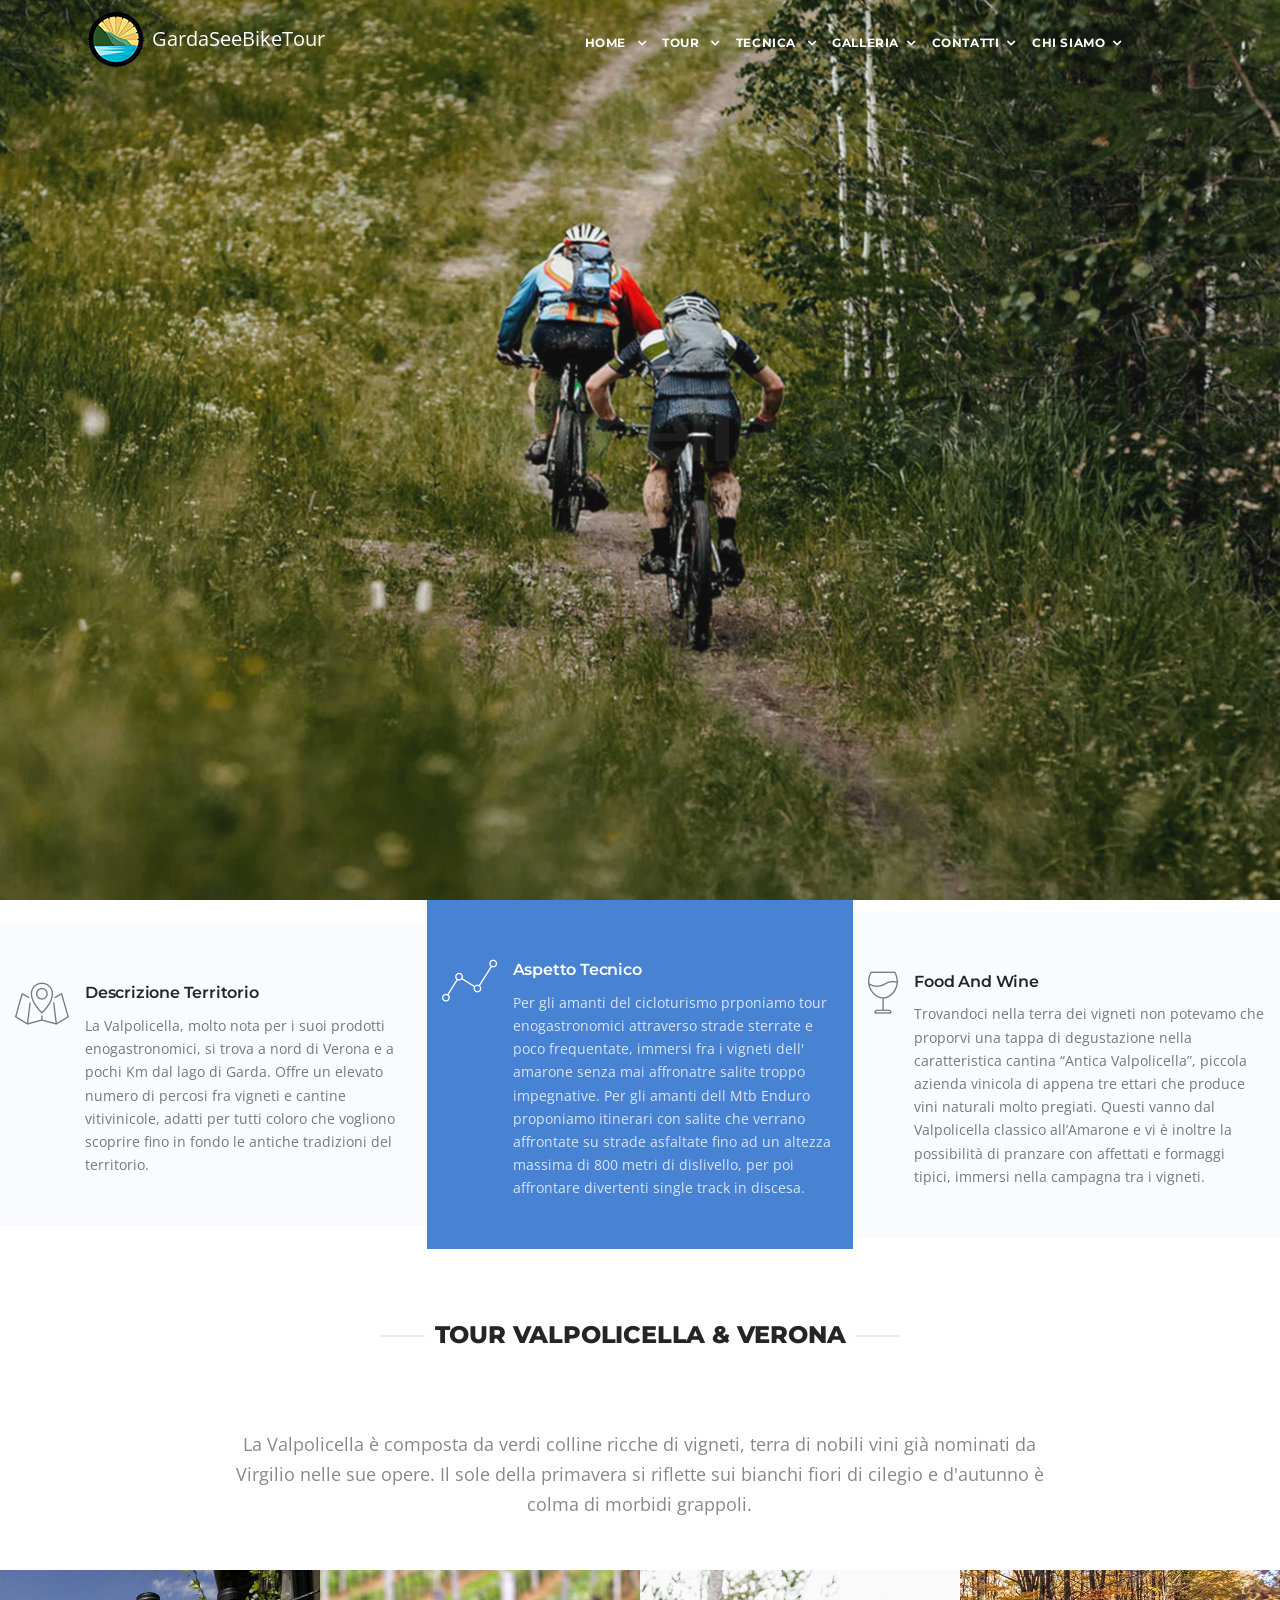
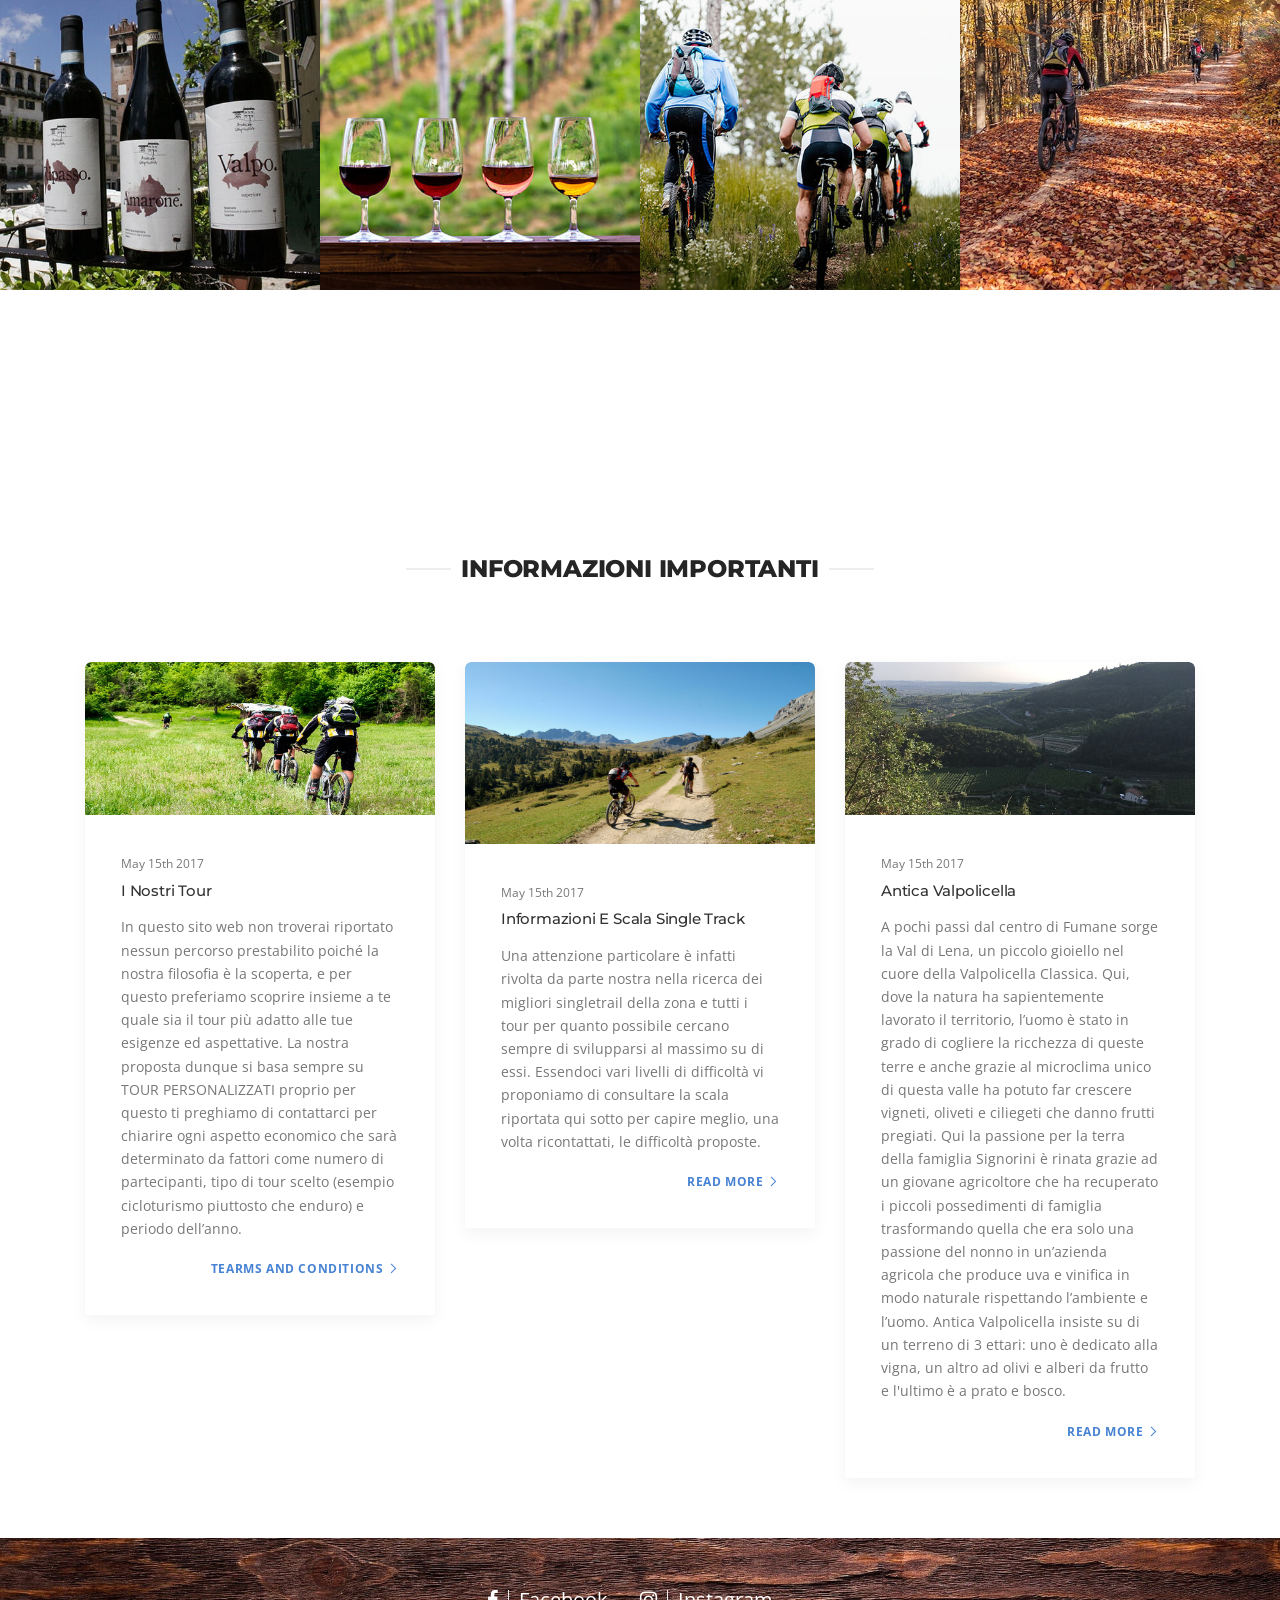
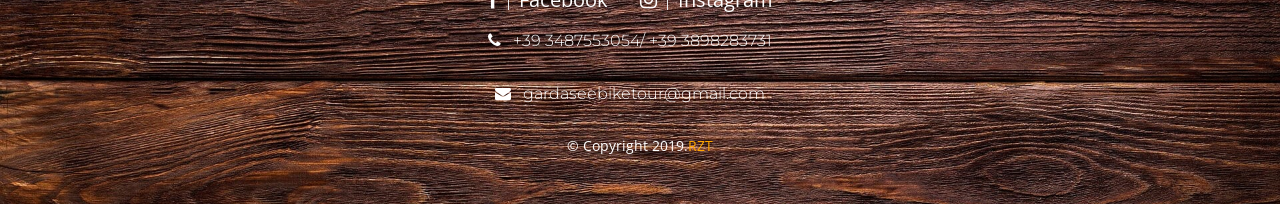
<file: tourvalpolicella.html>
<!DOCTYPE html>
<html lang="it">
<head>
  <title>Tour Valpolicella e Verona in mountain bike | GardaSee Bike Tour</title>
        <meta charset="utf-8">
        <meta name="viewport" content="width=device-width, initial-scale=1, shrink-to-fit=no">
        <meta http-equiv="X-UA-Compatible" content="IE=edge">
        <meta name="description" content="Tour in mountain bike tra Valpolicella e Verona: colline, vigne e percorsi tra natura e vino con GardaSee Bike Tour.">
        <link rel="canonical" href="https://tommy23rzt.github.io/gardaseebiketour/tourvalpolicella.html">
        <meta name="author" content="RZT Design">
        <!-- Plugins CSS -->
        <link href="css/plugins/plugins.css" rel="stylesheet">
        <!-- REVOLUTION STYLE SHEETS -->
        <link rel="stylesheet" type="text/css" href="revolution/css/settings.css">
        <!-- REVOLUTION LAYERS STYLES -->
        <link rel="stylesheet" type="text/css" href="revolution/css/layers.css">
        <!-- REVOLUTION NAVIGATION STYLES -->
        <link rel="stylesheet" type="text/css" href="revolution/css/navigation.css">
        <link href="css/style.css" rel="stylesheet">
        <!-- Favicon -->
        <link rel="icon" href="images/favicon.ico">
        <!-- Facebook Pixel Code -->
        <script>
          !function(f,b,e,v,n,t,s)
          {if(f.fbq)return;n=f.fbq=function(){n.callMethod?
          n.callMethod.apply(n,arguments):n.queue.push(arguments)};
          if(!f._fbq)f._fbq=n;n.push=n;n.loaded=!0;n.version='2.0';
          n.queue=[];t=b.createElement(e);t.async=!0;
          t.src=v;s=b.getElementsByTagName(e)[0];
          s.parentNode.insertBefore(t,s)}(window, document,'script',
          'https://connect.facebook.net/en_US/fbevents.js');
          fbq('init', '603875816687769');
          fbq('track', 'PageView');
        </script>
        <noscript><img height="1" width="1" style="display:none"
          src="https://www.facebook.com/tr?id=603875816687769&ev=PageView&noscript=1"
        /></noscript>
        <!-- End Facebook Pixel Code -->
      </head>

    <body>
      <script type="text/javascript">var cookie_policy_url = 'https://nibirumail.com/cookies/policy/?url=www.gardaseebiketour.com';</script>
      <script type="text/javascript" src="https://nibirumail.com/docs/scripts/nibirumail.cookie.min.js"></script>

           <div id="preloader">
            <div id="preloader-inner"></div>
        </div><!--/preloader-->

        <nav class="navbar navbar-expand-xl navbar-light navbar-transparent bg-faded nav-sticky">
            <div class="search-inline">
            </div><!--/search form-->
            <div class="container">

                <button class="navbar-toggler navbar-toggler-right" type="button" data-toggle="collapse" data-target="#navbarNavDropdown" aria-controls="navbarNavDropdown" aria-expanded="false" aria-label="Toggle navigation">
                    <span class="navbar-toggler-icon"></span>
                </button>
                <a class="navbar-brand" href="index.html">
                    <img class='logo logo-dark' src="images/logo.png" class="d-inline-block align-top" alt="logo">
                    <img class='logo logo-light hidden-md-down' src="images/logo-light.png" class="d-inline-block align-top" alt="logo">GardaSeeBikeTour
                </a>
                <div  id="navbarNavDropdown" class="navbar-collapse collapse">
                    <ul class="navbar-nav ml-auto">
                        <li class="nav-item dropdown active">
                            <a class="nav-link  dropdown-toggle" href="index.html">Home
                            </a></li>
                        <li class="nav-item dropdown dropdown-full-width">
                            <a class="nav-link dropdown-toggle" data-toggle="dropdown" href="#" aria-haspopup="true" aria-expanded="false">
                                Tour
                            </a>
                            <ul class="dropdown-menu dropdown-mega-fw">
                                <li class="container">
                                    <div class="mega-menu-content">
                                        <div class="row">
                                            <div class="col-lg-3">
                                                <ul class="mega-inner-nav list-unstyled">
                                                    <li><h4 class="mega-title">Lago di Garda</h4></li>
                                                    <li><a href="tourlagogarda.html"> Vedi Informazioni</a></li>
                                                </ul>
                                            </div>
                                            <div class="col-lg-3">

                                                <ul class="mega-inner-nav list-unstyled">
                                                    <li><h4 class="mega-title">Monte Baldo </h4></li>
                                                    <li><a href="tourmontebaldo.html"> Vedi informazioni</a></li>
                                                </ul>
                                            </div>
                                            <div class="col-lg-3">

                                                <ul class="mega-inner-nav list-unstyled">
                                                    <li><h4 class="mega-title">Verona & Valpolicella</h4></li>
                                                    <li><a href="tourvalpolicella.html"> Vedi Informazioni</a></li>
                                                </ul>

                                            </div>
                                            <div class="col-lg-3">

                                                <ul class="mega-inner-nav list-unstyled">
                                                    <li><h4 class="mega-title">Lessinia</h4></li>
                                                    <li><a href="tourlessinia.html"> Vedi Informazioni</a></li>
                                                </ul>
                                            </div>
                                        </div>
                                    </div>
                                </li>
                            </ul>
                        </li>
                        <li class="nav-item dropdown dropdown-full-width">
                            <a class="nav-link dropdown-toggle" data-toggle="dropdown" href="#" aria-haspopup="true" aria-expanded="false">
                                Tecnica
                            </a>
                            <ul class="dropdown-menu dropdown-mega-fw">
                                <li class="container">
                                    <div class="mega-menu-content">
                                        <div class="row">
                                            <div class="col-lg-4">
                                                <h4 class="mega-title">corso base</h4>
                                                <ul class="mega-inner-nav list-unstyled">
                                                    <li><a href="tecnica.html"> Vedi informazioni</a></li>
                                                </ul>
                                            </div>
                                            <div class="col-lg-4">
                                                <h4 class="mega-title">corso avanzato</h4>
                                                <ul class="mega-inner-nav list-unstyled">
                                                    <li><a href="tecnica.html"> Vedi informazioni</a></li>
                                               </ul>
                                            </div>
                                            <div class="col-lg-4">
                                                <h4 class="mega-title">corso bambini</h4>
                                                <ul class="mega-inner-nav list-unstyled">
                                                    <li><a href="tecnica.html"> Vedi informazioni</a></li>
                                               </ul>
                                              </div>
                                        </div>
                                    </div>
                                </li>
                            </ul>
                        </li>
                        <li class="nav-item dropdown">
                            <a class="nav-link  dropdown-toggle" href="galleria.html">Galleria</a>
                        </li>
                        <li class="nav-item dropdown">
                            <a class="nav-link  dropdown-toggle" href="contatti.html">Contatti</a>
                        </li>
                        <li class="nav-item dropdown">
                            <a class="nav-link dropdown-toggle"  href="chisiamo.html">Chi Siamo</a>
                        </li>
                    </ul>
                </div>
              </div>
            <!--right nav icons-->
        </nav>
        <div id="rev_slider_490_1_wrapper" class="rev_slider_wrapper fullwidthbanner-container" data-alias="image-hero39" data-source="gallery" style="margin:0px auto;background-color:transparent;padding:0px;margin-top:0px;margin-bottom:0px;">
            <!-- START REVOLUTION SLIDER 5.4.1 fullwidth mode -->
            <div id="rev_slider_490_1" class="rev_slider fullwidthabanner" style="display:none;" data-version="5.4.1">
                <ul>	<!-- SLIDE  -->
                    <li data-index="rs-1699" data-transition="zoomout" data-slotamount="default" data-hideafterloop="0" data-hideslideonmobile="off"  data-easein="Power4.easeInOut" data-easeout="Power4.easeInOut" data-masterspeed="2000"  data-thumb="images/bg2.jpg"  data-rotate="0"  data-saveperformance="off"  data-title="Intro" data-param1="" data-param2="" data-param3="" data-param4="" data-param5="" data-param6="" data-param7="" data-param8="" data-param9="" data-param10="" data-description="">
                        <!-- MAIN IMAGE -->
                        <img src="images/bg2.jpg" class="img-fluid" alt=""  data-bgposition="center center" data-bgfit="cover" data-bgrepeat="no-repeat" data-bgparallax="10" class="rev-slidebg" data-no-retina>
                        <!-- LAYERS -->

                        <!-- LAYER NR. 2 -->
                        <div class="tp-caption NotGeneric-Title   tp-resizeme"
                             id="slide-1699-layer-1"
                             data-x="['center','center','center','center']" data-hoffset="['0','0','0','0']"
                             data-y="['middle','middle','middle','middle']" data-voffset="['-20','-20','-22','-29']"
                             data-fontsize="['60','60','60','40']"
                             data-lineheight="['70','70','70','50']"
                             data-width="none"
                             data-height="none"
                             data-whitespace="nowrap"

                             data-type="text"
                             data-responsive_offset="on"

                             data-frames='[{"from":"z:0;rX:0deg;rY:0;rZ:0;sX:1.5;sY:1.5;skX:0;skY:0;opacity:0;","mask":"x:0px;y:0px;","speed":1500,"to":"o:1;","delay":1000,"ease":"Power3.easeInOut"},{"delay":"wait","speed":1000,"to":"y:[100%];","mask":"x:inherit;y:inherit;","ease":"Power2.easeInOut"}]'
                             data-textAlign="['left','left','left','left']"
                             data-paddingtop="[10,10,10,10]"
                             data-paddingright="[0,0,0,0]"
                             data-paddingbottom="[10,10,10,10]"
                             data-paddingleft="[0,0,0,0]"

                             style="z-index: 7; white-space: nowrap;text-transform:left;">Tour Valpolicella & Verona </div>

                        <!-- LAYER NR. 3 -->
                        <div class="tp-caption NotGeneric-SubTitle   tp-resizeme"
                             id="slide-1699-layer-4"
                             data-x="['center','center','center','center']" data-hoffset="['0','0','0','0']"
                             data-y="['middle','middle','middle','middle']" data-voffset="['52','52','28','13']"
                             data-width="none"
                             data-height="none"
                             data-whitespace="nowrap"

                             data-type="text"
                             data-responsive_offset="on"

                             data-frames='[{"from":"y:[100%];z:0;rX:0deg;rY:0;rZ:0;sX:1;sY:1;skX:0;skY:0;opacity:0;","mask":"x:0px;y:[100%];s:inherit;e:inherit;","speed":1500,"to":"o:1;","delay":1000,"ease":"Power4.easeInOut"},{"delay":"wait","speed":1000,"to":"y:[100%];","mask":"x:inherit;y:inherit;s:inherit;e:inherit;","ease":"Power2.easeInOut"}]'
                             data-textAlign="['left','left','left','left']"
                             data-paddingtop="[0,0,0,0]"
                             data-paddingright="[0,0,0,0]"
                             data-paddingbottom="[0,0,0,0]"
                             data-paddingleft="[0,0,0,0]"
                             style="z-index: 8; white-space: nowrap;text-transform:left;">Packed with endless possibilities</div>

                        <!-- LAYER NR. 5 -->
                        <div class="tp-caption NotGeneric-CallToAction rev-btn "
                             id="slide-1699-layer-7"
                             data-x="['center','center','center','center']" data-hoffset="['0','0','0','0']"
                             data-y="['middle','middle','middle','middle']" data-voffset="['124','124','80','65']"
                             data-width="none"
                             data-height="none"
                             data-whitespace="nowrap"

                             data-type="button"
                             data-actions='[{"event":"click","action":"scrollbelow","offset":"0px","delay":""}]'
                             data-responsive_offset="on"
                             data-responsive="off"
                             data-frames='[{"from":"y:50px;opacity:0;","speed":1500,"to":"o:1;","delay":1250,"ease":"Power4.easeInOut"},{"delay":"wait","speed":1000,"to":"y:[175%];","mask":"x:inherit;y:inherit;s:inherit;e:inherit;","ease":"Power2.easeInOut"},{"frame":"hover","speed":"300","ease":"Power1.easeInOut","to":"o:1;rX:0;rY:0;rZ:0;z:0;","style":"c:rgba(255, 255, 255, 1.00);bc:rgba(255, 255, 255, 1.00);bw:1px 1px 1px 1px;"}]'
                             data-textAlign="['left','left','left','left']"
                             data-paddingtop="[10,10,10,10]"
                             data-paddingright="[30,30,30,30]"
                             data-paddingbottom="[10,10,10,10]"
                             data-paddingleft="[30,30,30,30]"

                             style="z-index: 9; white-space: nowrap;text-transform:left;outline:none;box-shadow:none;box-sizing:border-box;-moz-box-sizing:border-box;-webkit-box-sizing:border-box;cursor:pointer;">View Features</div>
                    </li>
                </ul>
                <div class="tp-bannertimer tp-bottom" style="visibility: hidden !important;"></div>	</div>
        </div><!-- END REVOLUTION SLIDER -->
        
        <h1 class="sr-only">Tour Valpolicella e Verona in mountain bike</h1>
        <div class='container-fluid no-padding mb70'>
            <div class='row no-margin mb70 align-items-center'>
                <div class='col-md-4 pt60 pb50 bg-faded'>
                    <div class="media pos-relative">
                        <div class="d-flex mr-3">
                            <i class="icon-map fa-3x"></i>
                        </div>
                        <div class="media-body ">
                            <h4 class="mt-0 mb10 ">Descrizione Territorio</h4>
                            La Valpolicella, molto nota per i suoi prodotti enogastronomici, si trova a nord di Verona e a pochi Km dal lago di Garda. Offre un elevato numero di percosi fra vigneti e cantine vitivinicole, adatti per tutti coloro che vogliono scoprire fino in fondo le antiche tradizioni del territorio.
                        </div>
                    </div>
                </div>
                <div class='col-md-4 pt60 pb50 bg-primary'>
                    <div class="media pos-relative">
                        <div class="d-flex mr-3">
                            <i class="icon-linegraph text-white fa-3x"></i>
                        </div>
                        <div class="media-body text-white-gray">
                            <h4 class="mt-0 mb10 text-white">Aspetto Tecnico</h4>
                            Per gli amanti del cicloturismo prponiamo tour enogastronomici attraverso strade sterrate e poco frequentate, immersi fra i vigneti dell' amarone senza mai affronatre salite troppo impegnative. Per gli amanti dell Mtb Enduro proponiamo itinerari con salite che verrano affrontate su strade asfaltate fino ad un altezza massima di 800 metri di dislivello, per poi affrontare divertenti single track in discesa.
                        </div>
                    </div>
                </div>

                <div class='col-md-4 pt60 pb50 bg-faded'>
                    <div class="media pos-relative">
                        <div class="d-flex mr-3">
                            <i class="icon-wine fa-3x"></i>
                        </div>
                        <div class="media-body ">
                            <h4 class="mt-0 mb10 ">Food and Wine</h4>
                            Trovandoci nella terra dei vigneti non potevamo che proporvi una tappa di degustazione nella caratteristica cantina “Antica Valpolicella”, piccola azienda vinicola di appena tre ettari che produce vini naturali molto pregiati. Questi vanno dal Valpolicella classico all’Amarone e vi è inoltre la possibilità di pranzare con affettati e formaggi tipici, immersi nella campagna tra i vigneti.
                        </div>
                    </div>
                </div>
            </div>
        </div>
        <div class='container-fluid no-padding mb-0'>
            <div class='row no-margin'>
                <div class='col-lg-8  mr-auto ml-auto'>
                    <div class="title-heading1 mb30">
                        <h3>Tour Valpolicella & Verona</h3>
                    </div>
                     <p class='lead mb50 text-center'>
                            La Valpolicella è composta da verdi colline ricche di vigneti, terra di nobili vini già nominati da Virgilio nelle sue opere. Il sole della primavera si riflette sui bianchi fiori di cilegio e d'autunno è colma di morbidi grappoli.
                        </p>
                </div>
            </div>
            <div class='row no-margin'>
                <div class='col-lg-3 col-md-6 mb30 no-padding'>
                    <div class='team-card'>
                        <img src='images/tourvalpolicella1.jpg' alt='' class='img-fluid'>
                        <div class='team-overlay align-items-center'>
                            <div class='team-detail'>
                                <h4>GardaSeeBikeTour</h4>
                                <span>Ride with Us</span>
                                <div class='seprator-overlay'></div>
                                <ul class='list-inline'>
                                    <li class='list-inline-item'>
                                        <a href='https://www.facebook.com/Gardaseebiketour/'><i class='fa fa-facebook'></i></a>
                                    </li>
                                    <li class='list-inline-item'>
                                        <a href='https://www.facebook.com/Gardaseebiketour/'><i class='fa fa-instagram'></i></a>
                                    </li>
                                </ul>
                            </div>
                        </div>
                    </div>
                </div><!--/col-->
                <div class='col-lg-3 col-md-6 mb30 no-padding'>
                    <div class='team-card'>
                        <img src='images/tourvalpolicella2.jpg' alt='' class='img-fluid'>
                        <div class='team-overlay align-items-center'>
                            <div class='team-detail'>
                                <h4>GardaSeeBikeTour</h4>
                                <span>Ride with Us</span>
                                <div class='seprator-overlay'></div>
                                <ul class='list-inline'>
                                    <li class='list-inline-item'>
                                        <a href='https://www.facebook.com/Gardaseebiketour/'><i class='fa fa-facebook'></i></a>
                                    </li>
                                    <li class='list-inline-item'>
                                        <a href='https://www.facebook.com/Gardaseebiketour/'><i class='fa fa-instagram'></i></a>
                                    </li>
                                </ul>
                            </div>
                        </div>
                    </div>
                </div><!--/col-->
                <div class='col-lg-3 col-md-6 mb30 no-padding'>
                    <div class='team-card'>
                        <img src='images/tourvalpolicella3.jpg' alt='' class='img-fluid'>
                        <div class='team-overlay align-items-center'>
                            <div class='team-detail'>
                                <h4>GardaSeeBikeTour</h4>
                                <span>Ride with Us</span>
                                <div class='seprator-overlay'></div>
                                <ul class='list-inline'>
                                    <li class='list-inline-item'>
                                        <a href='https://www.facebook.com/Gardaseebiketour/'><i class='fa fa-facebook'></i></a>
                                    </li>
                                    <li class='list-inline-item'>
                                        <a href='https://www.facebook.com/Gardaseebiketour/'><i class='fa fa-instagram'></i></a>
                                    </li>
                                </ul>
                            </div>
                        </div>
                    </div>
                </div><!--/col-->
                <div class='col-lg-3 col-md-6 mb30 no-padding'>
                    <div class='team-card'>
                        <img src='images/tourvalpolicella4.jpg' alt='' class='img-fluid'>
                        <div class='team-overlay align-items-center'>
                            <div class='team-detail'>
                                <h4>GardaSeeBikeTour</h4>
                                <span>Ride with Us</span>
                                <div class='seprator-overlay'></div>
                                <ul class='list-inline'>
                                    <li class='list-inline-item'>
                                        <a href='https://www.facebook.com/Gardaseebiketour/'><i class='fa fa-facebook'></i></a>
                                    </li>
                                    <li class='list-inline-item'>
                                        <a href='https://www.facebook.com/Gardaseebiketour/'><i class='fa fa-instagram'></i></a>
                                    </li>
                                </ul>
                            </div>
                        </div>
                    </div>
                </div><!--/col-->
            </div>
        <!--team-->
        <div class="bg-parallax parallax-overlay" data-jarallax='{"speed": 0.2}' style='background-image: url("images/bg6.jpg")'>
            <div class="container pt60 pb60">
                <div class="row">
                    <div class="col-lg-8">
                        <h3 class="text-white">
                          Contattaci ora per il tuo Tour personalizzato
                        </h3>
                    </div>
                    <div class="col-lg-4 pt0">
                        <a href="contatti.html" class="btn btn-lg btn-white-outline">
                            Contattaci
                        </a>
                    </div>
                </div>
            </div>
        </div>
        <div class=" pt90 pb60">
            <div class="container">
                <div class="title-heading1 mb40">
                    <h3>Informazioni Importanti</h3>
                </div>
                <div class="row">
                    <div class="col-lg-4 mb30 wow fadeInUp" data-wow-delay=".2s">
                        <div class="entry-card">
                            <a href="#" class="entry-thumb">
                                <img src="images/entry1.jpg" alt="" class="img-fluid">
                                <span class="thumb-hover ti-back-right"></span>
                            </a><!--/entry thumb-->
                            <div class="entry-content">
                                <div class="entry-meta mb5">
                                    <span>
                                        May 15th 2017
                                    </span>
                                </div>
                                <h4 class="entry-title text-capitalize">
                                    <a href="#">
                                        I Nostri Tour
                                    </a>
                                </h4>
                                <p>
                                    In questo sito web non troverai riportato nessun percorso prestabilito poiché la nostra filosofia è la scoperta, e per questo preferiamo scoprire insieme a te quale sia il tour più adatto alle tue esigenze ed aspettative. La nostra proposta dunque si basa sempre su TOUR PERSONALIZZATI proprio per questo ti preghiamo di contattarci per chiarire ogni aspetto economico che sarà determinato da fattori come numero di partecipanti, tipo di tour scelto (esempio cicloturismo piuttosto che enduro) e periodo dell’anno.
                                </p>
                                <div class="text-right">
                                    <a href="#" class="btn-link btn">Tearms and conditions</a>
                                </div>
                            </div><!--/entry content-->
                        </div>
                    </div><!--/.col-->
                    <div class="col-lg-4 mb30 wow fadeInUp" data-wow-delay=".3s">
                        <div class="entry-card">
                            <a href="#" class="entry-thumb">
                                <img src="images/entry2.jpg" alt="" class="img-fluid">
                                <span class="thumb-hover ti-back-right"></span>
                            </a><!--/entry thumb-->
                            <div class="entry-content">
                                <div class="entry-meta mb5">
                                    <span>
                                        May 15th 2017
                                    </span>
                                </div>
                                <h4 class="entry-title text-capitalize">
                                    <a href="#">
                                        Informazioni e Scala Single Track
                                    </a>
                                </h4>
                                <p>
                                  Una attenzione particolare è infatti rivolta da parte nostra nella ricerca dei migliori singletrail della zona e tutti i tour per quanto possibile cercano sempre di svilupparsi al massimo su di essi.
                                  Essendoci vari livelli di difficoltà vi proponiamo di consultare la scala riportata qui sotto per capire meglio, una volta ricontattati, le difficoltà proposte.
                                </p>
                                <div class="text-right">
                                    <a href="https://drive.google.com/file/d/1w-IuAahzZd9PPzJNwgVNWarFYm9Cqcq7/view?usp=sharing" class="btn-link btn">Read More</a>
                                </div>
                            </div><!--/entry content-->
                        </div>
                    </div><!--/.col-->

                    <div class="col-lg-4 mb30 wow fadeInUp" data-wow-delay=".4s">
                        <div class="entry-card">
                            <a href="http://www.anticavalpolicella.it/" class="entry-thumb">
                                <img src="images/valpolicella13.jpg" alt="" class="img-fluid">
                                <span class="thumb-hover ti-back-right"></span>
                            </a><!--/entry thumb-->
                            <div class="entry-content">
                                <div class="entry-meta mb5">
                                    <span>
                                        May 15th 2017
                                    </span>
                                </div>
                                <h4 class="entry-title text-capitalize">
                                    <a href="#">
                                        Antica Valpolicella
                                    </a>
                                </h4>
                                <p>
                                  A pochi passi dal centro di Fumane sorge la Val di Lena, un piccolo gioiello nel cuore della Valpolicella Classica. Qui, dove la natura ha sapientemente lavorato il territorio, l’uomo è stato in grado di cogliere la ricchezza di queste terre e anche grazie al microclima unico di questa valle ha potuto far crescere vigneti, oliveti e ciliegeti che danno frutti pregiati.
                                  Qui la passione per la terra della famiglia Signorini è rinata grazie ad un giovane agricoltore che ha recuperato i piccoli possedimenti di famiglia trasformando quella che era solo una passione del nonno in un’azienda agricola che produce uva e vinifica in modo naturale rispettando l’ambiente e l’uomo.
                                  Antica Valpolicella insiste su di un terreno di 3 ettari: uno è dedicato alla vigna, un altro ad olivi e alberi da frutto e l'ultimo è a prato e bosco.
                                </p>
                                <div class="text-right">
                                    <a href="http://www.anticavalpolicella.it/" class="btn-link btn"> Read More</a>
                                </div>
                            </div><!--/entry content-->
                        </div>
                    </div><!--/.col-->
                </div>
            </div>
        </div><!--news-->
        </div>
        <footer class="footer footer-light pt50 pb30" style=" background: url(images/bg6.jpg) no-repeat center center; background-size: cover">
             <div class="container">
                 <div class="row">
                     <div class="col-lg-6  ml-auto mr-auto text-center">
                         <ul class="social-icons list-inline">
                             <li class="list-inline-item">
                                 <a href="https://www.facebook.com/Gardaseebiketour/">
                                     <i class="fa fa-facebook"></i>Facebook
                                 </a>
                             </li>
                             <li class="list-inline-item">
                                 <a href="https://www.instagram.com/gardaseebiketour/">
                                     <i class="fa fa-instagram"></i>instagram
                                 </a>
                             </li>
                         </ul>
                         <h4><i class="fa fa-phone"></i> +39 3487553054/ +39 3898283731</h4>
                         <h4><i class="fa fa-envelope"></i> gardaseebiketour@gmail.com</h4>
                         <p>© Copyright 2019.<a href="https://www.rzt.altervista.org/" target="_blank" rel="noopener">RZT</a></p>
                     </div>
                 </div>
             </div>
         </footer>        <!--back to top-->
        <a href="#" class="back-to-top hidden-xs-down" id="back-to-top"><i class="ti-angle-up"></i></a>
        <!-- jQuery first, then Tether, then Bootstrap JS. -->
        <script src="js/plugins/plugins.js"></script>
        <script src="js/assan.custom.js"></script>
        <!-- REVOLUTION JS FILES -->
        <script type="text/javascript" src="revolution/js/jquery.themepunch.tools.min.js"></script>
        <script type="text/javascript" src="revolution/js/jquery.themepunch.revolution.min.js"></script>
        <!-- SLIDER REVOLUTION 5.0 EXTENSIONS  (Load Extensions only on Local File Systems !  The following part can be removed on Server for On Demand Loading) -->
        <script type="text/javascript" src="revolution/js/extensions/revolution.extension.actions.min.js"></script>
        <script type="text/javascript" src="revolution/js/extensions/revolution.extension.carousel.min.js"></script>
        <script type="text/javascript" src="revolution/js/extensions/revolution.extension.kenburn.min.js"></script>
        <script type="text/javascript" src="revolution/js/extensions/revolution.extension.layeranimation.min.js"></script>
        <script type="text/javascript" src="revolution/js/extensions/revolution.extension.migration.min.js"></script>
        <script type="text/javascript" src="revolution/js/extensions/revolution.extension.navigation.min.js"></script>
        <script type="text/javascript" src="revolution/js/extensions/revolution.extension.parallax.min.js"></script>
        <script type="text/javascript" src="revolution/js/extensions/revolution.extension.slideanims.min.js"></script>
        <script type="text/javascript" src="revolution/js/extensions/revolution.extension.video.min.js"></script>

        <script>
            /**Hero parallax script**/
            var tpj = jQuery;
            var revapi490;
            tpj(document).ready(function () {
                if (tpj("#rev_slider_490_1").revolution == undefined) {
                    revslider_showDoubleJqueryError("#rev_slider_490_1");
                } else {
                    revapi490 = tpj("#rev_slider_490_1").show().revolution({
                        sliderType: "hero",
                        jsFileLocation: "revolution/js/",
                        sliderLayout: "fullscreen",
                        dottedOverlay: "none",
                        delay: 9000,
                        navigation: {
                        },
                        responsiveLevels: [1240, 1024, 778, 480],
                        visibilityLevels: [1240, 1024, 778, 480],
                        gridwidth: [1240, 1024, 778, 480],
                        gridheight: [600, 500, 400, 300],
                        lazyType: "none",
                        parallax: {
                            type: "mouse",
                            origo: "slidercenter",
                            speed: 2000,
                            levels: [2, 3, 4, 5, 6, 7, 12, 16, 10, 50, 46, 47, 48, 49, 50, 55],
                            type:"mouse"
                        },
                        shadow: 0,
                        spinner: "off",
                        autoHeight: "off",
                        disableProgressBar: "on",
                        hideThumbsOnMobile: "off",
                        hideSliderAtLimit: 0,
                        hideCaptionAtLimit: 0,
                        hideAllCaptionAtLilmit: 0,
                        debugMode: false,
                        fallbacks: {
                            simplifyAll: "off",
                            disableFocusListener: false
                        }
                    });
                }
            });	/*ready*/
        </script>
        <!-- Global site tag (gtag.js) - Google Analytics -->
        <script async src="https://www.googletagmanager.com/gtag/js?id=UA-135680601-1"></script>
        <script>
          window.dataLayer = window.dataLayer || [];
          function gtag(){dataLayer.push(arguments);}
          gtag('js', new Date());

          gtag('config', 'UA-135680601-1');
        </script>
    </body>

</html>
</file>
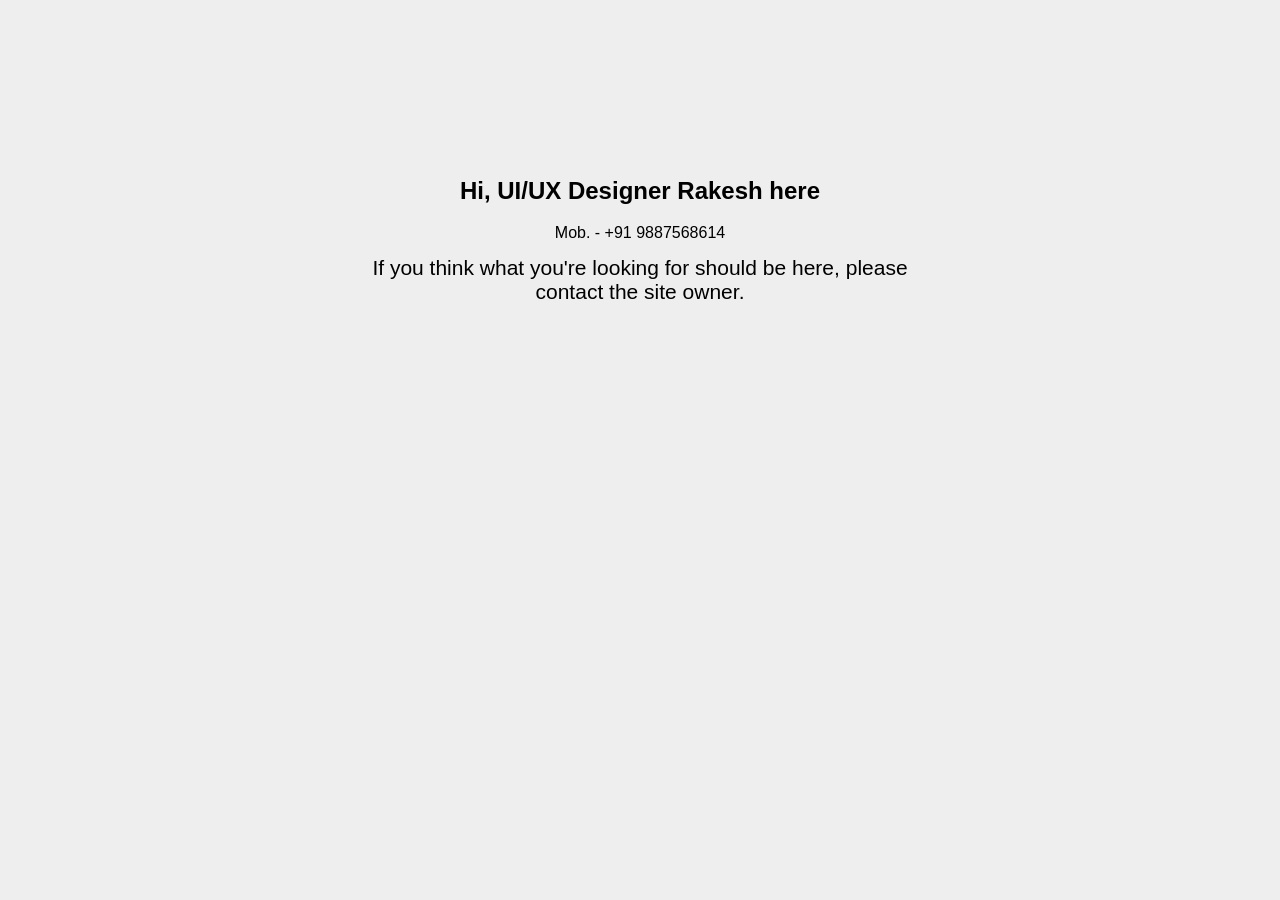
<file: fonts/fontawesome-webfont3e6e-2.html>
<!DOCTYPE html>
<html>
<head>
<title>File Not Found</title>
<meta http-equiv="content-type" content="text/html; charset=utf-8" >
<meta name="viewport" content="width=device-width, initial-scale=1.0">
<style type="text/css">
body {
  background-color: #eee;
}

body, h1, p {
  font-family: "Helvetica Neue", "Segoe UI", Segoe, Helvetica, Arial, "Lucida Grande", sans-serif;
  font-weight: normal;
  margin: 0;
  padding: 0;
  text-align: center;
}

.container {
  margin-left:  auto;
  margin-right:  auto;
  margin-top: 177px;
  max-width: 1170px;
  padding-right: 15px;
  padding-left: 15px;
}

.row:before, .row:after {
  display: table;
  content: " ";
}

.col-md-6 {
  width: 50%;
}

.col-md-push-3 {
  margin-left: 25%;
}

h1 {
  font-size: 48px;
  font-weight: 300;
  margin: 0 0 20px 0;
}

.lead {
  font-size: 21px;
  font-weight: 200;
  margin-bottom: 20px;
}

p {
  margin: 0 0 10px;
}

a {
  color: #3282e6;
  text-decoration: none;
}
</style>
</head>

<body>
<div class="container text-center" id="error">
  <h2>Hi, UI/UX Designer Rakesh here</h2>
 <div class="row">
    <div class="col-md-12">
      <div class="main-icon text-warning"><span class="uxicon uxicon-alert"></span></div>
        <h1 style="margin-bottom:0;line-height:1;padding-bottom:15px; font-size:1rem;">Mob. - +91 9887568614</h1>
    </div>
  </div>
  <div class="row">
    <div class="col-md-6 col-md-push-3">
      <p class="lead">If you think what you're looking for should be here, please contact the site owner.</p>
    </div>
  </div>
</div>

</body>
</html>
</file>
<file: css/style.css>
/*
GardaSeeBikeTour Template
Version- 1.0
author - RZT Design
support - xxxxxxxxxx
*/
@import url("https://fonts.googleapis.com/css?family=Montserrat:400,500,600,700,800|Open+Sans:300,300i,400,400i,600,700,800");
@import url("https://fonts.googleapis.com/css?family=Droid+Serif:400,400i");
@font-face {
  font-family: 'FontAwesome';
  src: url("../bower_components/font-awesome/fonts/fontawesome-webfont3e6e.eot?v=4.7.0");
  src: url("../bower_components/font-awesome/fonts/fontawesome-webfontd41d.eot?#iefix&v=4.7.0") format("embedded-opentype"), url("../bower_components/font-awesome/fonts/fontawesome-webfont3e6e.woff2?v=4.7.0") format("woff2"), url("../bower_components/font-awesome/fonts/fontawesome-webfont3e6e.woff?v=4.7.0") format("woff"), url("../bower_components/font-awesome/fonts/fontawesome-webfont3e6e.ttf?v=4.7.0") format("truetype"), url("../bower_components/font-awesome/fonts/fontawesome-webfont3e6e.svg?v=4.7.0#fontawesomeregular") format("svg");
  font-weight: normal;
  font-style: normal; }

/*themify icons*/
@font-face {
  font-family: 'themify';
  src: url("../bower_components/themify-icons/fonts/themify.eot");
  src: url("../bower_components/themify-icons/fonts/themifyd41d.eot?#iefix") format("embedded-opentype"), url("../bower_components/themify-icons/fonts/themify.woff") format("woff"), url("../bower_components/themify-icons/fonts/themify.ttf") format("truetype"), url("../bower_components/themify-icons/fonts/themify.svg") format("svg");
  font-weight: normal;
  font-style: normal; }

/**et line icons**/
@font-face {
  font-family: 'et-line';
  src: url("../et-line-font/fonts/et-line.eot");
  src: url("../et-line-font/fonts/et-lined41d.eot?#iefix") format("embedded-opentype"), url("../et-line-font/fonts/et-line.woff") format("woff"), url("../et-line-font/fonts/et-line.ttf") format("truetype"), url("../et-line-font/fonts/et-line.svg#et-line") format("svg");
  font-weight: normal;
  font-style: normal; }

/*
Basic of template
*/
html, body, html.footer-sticky, .footer-sticky body {
  height: 100%; }

body {
  color: #777;
  font-weight: 400;
  letter-spacing: 0em;
  font-family: "Open Sans", sans-serif;
  font-size: 14px;
  line-height: 1.65714286em;
  -webkit-font-smoothing: antialiased;
  -moz-osx-font-smoothing: grayscale; }

button, input, optgroup, select, textarea {
  font-family: "Open Sans", sans-serif; }

button:focus {
  outline: 0 !important; }

a, .simple-hover img, button, .btn {
  transition: all 0.3s;
  -webkit-transition: all 0.3s; }

a {
  color: #ffa500;
  text-decoration: none; }
  a:hover, a:focus {
    text-decoration: none;
    outline: 0 !important;
    color: #666; }

/**typography**/
h1,
h2,
h3,
h4,
h5,
h6,
.h1,
.h2,
.h3,
.h4,
.h5,
.h6 {
  font-family: "Montserrat", sans-serif;
  color: #252525;
  font-weight: 700;
  font-variant-ligatures: common-ligatures;
  margin-top: 0;
  letter-spacing: -0.2px;
  line-height: 1.3; }

h1, .h1 {
  font-size: 36px; }

h2, .h2 {
  font-size: 30px; }

h3, .h3 {
  font-size: 26px; }

h4, .h4 {
  font-size: 18px; }

h5, .h5 {
  font-size: 16px; }

h6, .h6 {
  font-size: 14px; }

.lead {
  font-size: 18px;
  line-height: 1.68421053em;
  font-weight: 400; }

@media all and (max-width: 767px) {
  h1,
  .h1 {
    font-size: 2.35714286em;
    line-height: 1.36363636em; }
  h2,
  .h2 {
    font-size: 1.78571429em;
    line-height: 1.5em; }
  h3,
  .h3 {
    font-size: 1.35714286em;
    line-height: 1.85714286em; }
  .lead {
    font-size: 1.35714286em;
    line-height: 1.36842105em; } }

.blockquote-reverse {
  padding: 10px 15px; }

.tritary-font {
  font-family: "Droid Serif", serif;
  font-weight: 400;
  font-style: italic; }

.base-font {
  font-family: "Open Sans", sans-serif;
  font-weight: 300; }

.font300 {
  font-weight: 300 !important; }

.font400 {
  font-weight: 400 !important; }

.font700 {
  font-weight: 700 !important; }

small {
  font-size: 65%; }

.label {
  display: inline-blcok;
  padding: 2px 5px;
  font-size: 13px; }
  .label.label-default {
    background: #eee; }
  .label.label-success {
    background: #5cb85c;
    color: #fff; }

.bg-faded {
  background-color: rgba(71, 130, 211, 0.03); }

.badge {
  border-radius: 0px;
  font-weight: 400; }

.badge-default {
  background-color: #f8f8f8 !important;
  color: #888; }

.badge-primary {
  background: #4782d3 !important; }

.bg-primary {
  background: #4782d3 !important;
  border-color: #4782d3; }

.bg-success {
  background: #5cb85c !important;
  border-color: #5cb85c; }

.bg-warning {
  background: #f0ad4e;
  border-color: #f0ad4e; }

.bg-info {
  background-color: #5bc0de;
  border-color: #5bc0de; }

.bg-danger {
  background-color: #c9302c;
  border-color: #c9302c; }

.bg-dark {
  border-color: #141414 !important;
  background-color: #141414 !important; }

.bg-white {
  background: #fff; }

.text-primary {
  color: #4782d3 !important; }

.text-danger {
  color: #c9302c !important; }

.text-success {
  color: #5cb85c !important; }

.text-warning {
  color: #f0ad4e !important; }

.text-info {
  color: #5bc0de !important; }

.text-white {
  color: white !important; }

.text-dark {
  color: #222222 !important; }

.text-white-gray {
  color: rgba(255, 255, 255, 0.8) !important; }

.border-round {
  border-radius: 6px;
  -webkit-border-radius: 6px; }

.pos-relative {
  position: relative; }

.lead {
  font-weight: 400;
  color: #888888; }

strong, b {
  font-weight: 700; }

.fWidth {
  width: 100% !important; }

.oHidden {
  overflow: hidden !important; }

strong, b {
  font-weight: 700; }

.pt0 {
  padding-top: 0 !important; }

.pt10 {
  padding-top: 10px !important; }

.pt20 {
  padding-top: 20px !important; }

.pt30 {
  padding-top: 30px !important; }

.pt40 {
  padding-top: 40px !important; }

.pt50 {
  padding-top: 50px !important; }

.pt60 {
  padding-top: 60px !important; }

.pt70 {
  padding-top: 70px !important; }

.pt80 {
  padding-top: 80px !important; }

.pt90 {
  padding-top: 90px !important; }

.pt100 {
  padding-top: 100px !important; }

.pb0 {
  padding-bottom: 0 !important; }

.pb10 {
  padding-bottom: 10px !important; }

.pb15 {
  padding-bottom: 15px !important; }

.pb20 {
  padding-bottom: 20px !important; }

.pb30 {
  padding-bottom: 30px !important; }

.pb40 {
  padding-bottom: 40px !important; }

.pb50 {
  padding-bottom: 50px !important; }

.pb60 {
  padding-bottom: 60px !important; }

.pb70 {
  padding-bottom: 70px !important; }

.pb80 {
  padding-bottom: 80px !important; }

.pb90 {
  padding-bottom: 90px !important; }

.pb100 {
  padding-bottom: 100px !important; }

.mb0 {
  margin-bottom: 0 !important; }

.mb5 {
  margin-bottom: 5px !important; }

.mb10 {
  margin-bottom: 10px !important; }

.mb20 {
  margin-bottom: 20px !important; }

.mb30 {
  margin-bottom: 0px !important; }

.mb40 {
  margin-bottom: 40px !important; }

.mb50 {
  margin-bottom: 50px !important; }

.mb60 {
  margin-bottom: 60px !important; }

.mb70 {
  margin-bottom: 70px !important; }

.mb80 {
  margin-bottom: 80px !important; }

.mb90 {
  margin-bottom: 90px !important; }

.mb100 {
  margin-bottom: 100px !important; }

.mt5 {
  margin-top: 5px !important; }

.bg-default {
  background-color: rgba(71, 130, 211, 0.1) !important; }

.bg-gray {
  background-color: #fbfbfb; }

.border0-hor {
  border-left: 0 !important;
  border-right: 0 !important; }

.back-to-top {
  position: fixed;
  display: block;
  width: 50px;
  height: 50px;
  border-radius: 5px;
  -webkit-border-radius: 5px;
  bottom: 10px;
  right: 10px;
  background: #eee;
  color: #333;
  line-height: 50px;
  opacity: 0;
  visibility: hidden;
  z-index: 9;
  -webkit-transition: -webkit-transform 0.2s ease-out;
  -moz-transition: -moz-transform 0.2s ease-out;
  transition: transform 0.2s ease-out;
  transform: translate3d(0, 15px, 0);
  -webkit-transform: translate3d(0, 15px, 0); }
  .back-to-top i {
    display: block;
    font-size: 25px;
    line-height: 50px;
    text-align: center; }
  .back-to-top:hover, .back-to-top:focus {
    color: #4782d3; }
  .back-to-top.show {
    opacity: 1;
    visibility: visible;
    transform: translate3d(0, 0px, 0);
    -webkit-transform: translate3d(0, 0px, 0); }

/**preloader**/
.loader,
.loader:before,
.loader:after {
  border-radius: 50%;
  width: 2.5em;
  height: 2.5em;
  -webkit-animation-fill-mode: both;
  animation-fill-mode: both;
  -webkit-animation: load7 1.8s infinite ease-in-out;
  animation: load7 1.8s infinite ease-in-out; }

.no-margin {
  margin: 0 !important; }

.no-padding {
  padding: 0 !important; }

@media (min-width: 992px) {
  .table-responsive {
    display: table; } }

.bg1 {
  background: url(../images/bg2.jpg) no-repeat; }

.col-grid {
  padding: 10px 15px;
  background: #eee;
  border: 1px solid #fff; }

.list-icon li {
  position: relative;
  padding-left: 23px;
  margin-top: 5px;
  display: block;
  font-family: "Montserrat", sans-serif; }
  .list-icon li:before {
    content: "\e64c";
    font-family: 'themify';
    position: absolute;
    left: 0;
    top: 0;
    color: #4782d3; }

.icon-examples .icon-box {
  font-size: 14px;
  font-weight: 300; }
  .icon-examples .icon-box span:before {
    margin-right: 15px;
    font-size: 25px;
    width: 40px;
    display: inline-block;
    vertical-align: middle;
    text-align: center; }

.contact-lead {
  color: rgba(255, 255, 255, 0.9);
  font-size: 20px;
  font-weight: 300; }
  .contact-lead small {
    font-size: 50%;
    text-transform: uppercase;
    color: rgba(255, 255, 255, 0.3); }

.parallax-overlay {
  position: relative;
  overflow: hidden; }
  .parallax-overlay:before {
    content: "";
    width: 100%;
    height: 100%;
    left: 0;
    top: 0;
    position: absolute;
    background: rgba(0, 0, 0, 0); }

.color-overlay:before {
  background: rgba(71, 130, 211, 0); }

.form-control:focus {
  box-shadow: none; }

/*
Preloader style
*/
.form-control-lg, .input-group-lg > .form-control, .input-group-lg > .input-group-addon, .input-group-lg > .input-group-btn > .btn {
  font-size: .8rem; }

.btn {
  overflow: hidden;
  position: relative;
  z-index: 1;
  border-radius: 2px;
  cursor: pointer;
  font-weight: 700 !important;
  font-size: 0.75rem !important;
  font-family: "Open Sans", sans-serif;
  padding: 14px 30px 14px !important;
  text-transform: uppercase;
  vertical-align: middle;
  letter-spacing: 0.05em; }
  .btn i {
    display: inline-block;
    margin-right: 8px;
    vertical-align: middle; }
  .btn.btn-rounded {
    border-radius: 100px; }
  .btn:before {
    content: "";
    position: absolute;
    left: 0;
    top: 0;
    width: 0%;
    height: 100%;
    z-index: -1;
    transition: all .3s; }
  .btn:hover, .btn:focus {
    box-shadow: none;
    outline: 0 !important; }
    .btn:hover:before, .btn:focus:before {
      transition: all .3s;
      z-index: -1; }
  .btn.btn-link {
    border: 0px;
    padding: 0px !important; }
  .btn.btn-sm {
    padding: 9px 20px 9px !important;
    font-size: .75rem; }
  .btn.btn-lg {
    padding: 15px 40px 15px !important;
    font-size: 0.8rem !important; }
  .btn.btn-link {
    color: #4782d3;
    overflow: hidden;
    text-transform: uppercase; }
    .btn.btn-link:after {
      font-family: 'themify';
      content: "\e649";
      margin-left: 5px;
      position: relative;
      top: 0;
      font-size: 10px;
      transition: all .3s;
      -webkit-transition: all .3s; }
    .btn.btn-link:hover {
      text-decoration: none;
      color: #999; }
      .btn.btn-link:hover:after {
        margin-top: -100px; }

.btn.btn-secondary {
  color: #999; }
  .btn.btn-secondary:hover {
    color: #fff; }

.btn-white {
  background-color: #fff;
  color: #333; }

.btn-white-outline {
  border: 2px solid #fff;
  background-color: transparent;
  color: #fff; }
  .btn-white-outline:hover, .btn-white-outline:focus {
    color: #333;
    border-color: #fff; }
    .btn-white-outline:hover:before, .btn-white-outline:focus:before {
      width: 100%;
      background-color: #fff; }

.btn-outline-primary {
  border: 2px solid #4782d3;
  background-color: transparent;
  color: #4782d3; }
  .btn-outline-primary:hover, .btn-outline-primary:focus, .btn-outline-primary:active {
    color: #fff;
    border-color: #4782d3;
    background-color: transparent; }
    .btn-outline-primary:hover:before, .btn-outline-primary:focus:before, .btn-outline-primary:active:before {
      width: 100%;
      background-color: #4782d3; }

.btn-outline-info {
  border: 2px solid #5bc0de;
  background-color: transparent;
  color: #5bc0de; }
  .btn-outline-info:hover, .btn-outline-info:focus, .btn-outline-info:active {
    color: #fff;
    border-color: #5bc0de;
    background-color: transparent; }
    .btn-outline-info:hover:before, .btn-outline-info:focus:before, .btn-outline-info:active:before {
      width: 100%;
      background-color: #5bc0de; }

.btn-outline-info {
  border: 2px solid #5bc0de;
  background-color: transparent;
  color: #5bc0de; }
  .btn-outline-info:hover, .btn-outline-info:focus, .btn-outline-info:active {
    color: #fff;
    border-color: #5bc0de;
    background-color: transparent; }
    .btn-outline-info:hover:before, .btn-outline-info:focus:before, .btn-outline-info:active:before {
      width: 100%;
      background-color: #5bc0de; }

.btn-outline-success {
  border: 2px solid #5cb85c;
  background-color: transparent;
  color: #5cb85c; }
  .btn-outline-success:hover, .btn-outline-success:focus, .btn-outline-success:active {
    color: #fff;
    border-color: #5cb85c;
    background-color: transparent; }
    .btn-outline-success:hover:before, .btn-outline-success:focus:before, .btn-outline-success:active:before {
      width: 100%;
      background-color: #5cb85c; }

.btn-outline-danger {
  border: 2px solid #c9302c;
  background-color: transparent;
  color: #c9302c; }
  .btn-outline-danger:hover, .btn-outline-danger:focus, .btn-outline-danger:active {
    color: #fff;
    border-color: #c9302c;
    background-color: transparent; }
    .btn-outline-danger:hover:before, .btn-outline-danger:focus:before, .btn-outline-danger:active:before {
      width: 100%;
      background-color: #c9302c; }

.btn-outline-warning {
  border: 2px solid #f0ad4e;
  background-color: transparent;
  color: #f0ad4e; }
  .btn-outline-warning:hover, .btn-outline-warning:focus, .btn-outline-warning:active {
    color: #fff;
    border-color: #f0ad4e;
    background-color: transparent; }
    .btn-outline-warning:hover:before, .btn-outline-warning:focus:before, .btn-outline-warning:active:before {
      width: 100%;
      background-color: #f0ad4e; }

.btn-outline-secondary {
  border: 2px solid #ffa500;
  background-color: transparent;
  color: #ffa500; }
  .btn-outline-secondary:hover, .btn-outline-secondary:focus, .btn-outline-secondary:active {
    color: #fff;
    border-color: #ccc;
    background-color: transparent; }
    .btn-outline-secondary:hover:before, .btn-outline-secondary:focus:before, .btn-outline-secondary:active:before {
      width: 100%;
      background-color: #ccc; }

.btn-secondary.disabled, .btn-secondary:disabled {
  background-color: #f5f5f5; }

/**fill buttons**/
.btn-primary, .btn-success, .btn-warning, .btn-danger, .btn-info, .btn-secondary, .btn-white, .btn-dark {
  box-shadow: 0 0.05em 0.1em rgba(0, 0, 0, 0.18);
  border: 0px; }
  .btn-primary:hover, .btn-success:hover, .btn-warning:hover, .btn-danger:hover, .btn-info:hover, .btn-secondary:hover, .btn-white:hover, .btn-dark:hover {
    border: 0px;
    box-shadow: 0 0.05em 1em rgba(0, 0, 0, 0.18); }

.btn-secondary {
  background: #f5f5f5;
  box-shadow: none; }
  .btn-secondary:hover, .btn-secondary:focus, .btn-secondary:active {
    border: 0px;
    color: #fff;
    box-shadow: none; }

.btn-primary {
  background: #4782d3;
  color: #fff; }
  .btn-primary:hover, .btn-primary:focus, .btn-primary:active {
    background: #4782d3;
    color: #fff; }

.btn-circle {
  width: 80px;
  height: 80px;
  border-radius: 50%;
  line-height: 80px;
  text-align: center; }
  .btn-circle i {
    display: block;
    line-height: 80px;
    margin: 0 auto;
    font-size: 35px; }
  .btn-circle .btn-primary i, .btn-circle .btn-success i, .btn-circle .btn-warning i, .btn-circle .btn-danger i, .btn-circle .btn-info i {
    color: #fff; }

.btn-dark {
  background: #141414;
  color: #fff; }
  .btn-dark:hover, .btn-dark:focus, .btn-dark:active {
    background: #141414;
    color: #fff; }

.icon-sm-rounded {
  width: 32px;
  height: 32px;
  line-height: 32px;
  display: inline-block !important;
  text-align: center;
  border-radius: 50%;
  background: #4782d3;
  color: #fff; }

/****************

SOCIAL BUTTONS

**********************/
/**social icons default size**/
.social-icon {
  margin: 0 5px 5px 0;
  width: 40px;
  height: 40px;
  font-size: 20px;
  line-height: 40px !important;
  color: #555;
  text-shadow: none;
  border-radius: 3px;
  overflow: hidden;
  display: block;
  float: left;
  text-align: center;
  border: 1px solid #AAA; }

.social-icon:hover {
  border-color: transparent; }

.social-icon i {
  display: block;
  -moz-transition: all 0.3s ease;
  -o-transition: all 0.3s ease;
  -webkit-transition: all 0.3s ease;
  transition: all 0.3s ease;
  line-height: 40px;
  position: relative; }

.social-icon i:last-child {
  color: #FFF !important; }

.social-icon:hover i:first-child {
  margin-top: -40px; }

/***social icons lg (big)***/
.social-icon-lg {
  margin: 0 5px 5px 0;
  width: 60px;
  height: 60px;
  font-size: 30px;
  line-height: 60px !important;
  color: #555;
  text-shadow: none;
  border-radius: 3px;
  overflow: hidden;
  display: block;
  float: left;
  text-align: center;
  border: 1px solid #AAA; }

.social-icon-lg:hover {
  border-color: transparent; }

.social-icon-lg i {
  display: block;
  -moz-transition: all 0.3s ease;
  -o-transition: all 0.3s ease;
  -webkit-transition: all 0.3s ease;
  transition: all 0.3s ease;
  line-height: 60px;
  position: relative; }

.social-icon-lg i:last-child {
  color: #FFF !important; }

.social-icon-lg:hover i:first-child {
  margin-top: -60px; }

/***social icons small***/
.social-icon-sm {
  margin: 0 5px 5px 0;
  width: 30px;
  height: 30px;
  font-size: 18px;
  line-height: 30px !important;
  color: #555;
  text-shadow: none;
  border-radius: 3px;
  overflow: hidden;
  display: block;
  float: left;
  text-align: center;
  border: 1px solid #AAA; }

.social-icon-sm:hover {
  border-color: transparent; }

.social-icon-sm i {
  display: block;
  -moz-transition: all 0.3s ease;
  -o-transition: all 0.3s ease;
  -webkit-transition: all 0.3s ease;
  transition: all 0.3s ease;
  line-height: 30px;
  position: relative; }

.social-icon-sm i:last-child {
  color: #FFF !important; }

.social-icon-sm:hover i:first-child {
  margin-top: -30px; }

si-border {
  border: 1px solid #AAA !important; }

.si-border-round {
  -webkit-border-radius: 50%;
  -moz-border-radius: 50%;
  -ms-border-radius: 50%;
  border-radius: 50%; }

.si-dark-round {
  -webkit-border-radius: 50%;
  -moz-border-radius: 50%;
  -ms-border-radius: 50%;
  border-radius: 50%; }

.si-gray-round {
  -webkit-border-radius: 50%;
  -moz-border-radius: 50%;
  -ms-border-radius: 50%;
  border-radius: 50%; }

.si-gray {
  background: #f3f3f3;
  border: 0px; }

.si-dark {
  background-color: #333;
  border: 0px !important;
  color: #fff !important; }

/**icons hover colored**/
.si-colored-facebook, .si-facebook:hover {
  background-color: #3B5998 !important; }

.si-colored-twitter, .si-twitter:hover {
  background-color: #00ACEE !important; }

.si-colored-google-plus, .si-g-plus:hover {
  background-color: #DD4B39 !important; }

.si-colored-skype, .si-skype:hover {
  background-color: #00AFF0 !important; }

.si-linkedin:hover, .si-colored-linkedin {
  background-color: #0E76A8 !important; }

.si-pin:hover, .si-colored-pinterest {
  background-color: #C8232C !important; }

.si-rss:hover, .si-colored-rss {
  background-color: #EE802F !important; }

.si-pinterest:hover, .si-colored-pinterest {
  background-color: #C8232C !important; }

.si-tumblr:hover, .si-colored-tumblr {
  background-color: #34526F !important; }

.si-vimeo:hover, .si-colored-vimeo {
  background-color: #86C9EF !important; }

.si-digg:hover, .si-colored-digg {
  background-color: #191919 !important; }

.si-instagram:hover, .si-colored-instagram {
  background-color: #8a3ab9 !important; }

.si-flickr:hover, .si-colored-flickr {
  background-color: #FF0084 !important; }

.si-paypal:hover, .si-colored-paypal {
  background-color: #00588B !important; }

.si-yahoo:hover, .si-colored-yahoo {
  background-color: #720E9E !important; }

.si-android:hover, .si-colored-andriod {
  background-color: #A4C639 !important; }

.si-appstore:hover, .si-colored-apple {
  background-color: #000 !important; }

.si-dropbox:hover {
  background-color: #3D9AE8 !important; }

.si-dribbble:hover, .si-colored-dribbble {
  background-color: #EA4C89 !important; }

.si-soundcloud:hover, .si-colored-soundcoloud {
  background-color: #F70 !important; }

.si-xing:hover, .si-colored-xing {
  background-color: #126567 !important; }

.si-phone:hover, .si-colored-phone {
  background-color: #444 !important; }

.si-behance:hover, .si-colored-behance {
  background-color: #053eff !important; }

.si-github:hover, .si-colored-github {
  background-color: #171515 !important; }

.si-stumbleupon:hover, .si-colored-stumbleupon {
  background-color: #F74425 !important; }

.si-email:hover, .si-colored-email {
  background-color: #6567A5 !important; }

.si-wordpress:hover, .si-colored-wordpress {
  background-color: #1E8CBE !important; }

.si-whatsapp:hover, .si-colored-whatsapp {
    background-color: #28a745 !important; }

/*
Assan Header Style
*/
.navbar > .container {
  position: relative; }

.navbar-light.bg-faded {
  background: #fff;
  border-bottom: 0px; }

.navbar-light .navbar-nav .nav-link {
  color: rgba(0, 0, 0, 0.7); }

.navbar-nav > li > .nav-link {
  font-weight: 700;
  letter-spacing: 0.05em;
  text-transform: uppercase;
  font-size: .75rem;
  font-family: "Montserrat", sans-serif; }

.navbar-nav > li .navbar-light .navbar-nav .nav-link:focus, .navbar-nav > li .navbar-light .navbar-nav .nav-link:hover {
  color: #4782d3; }

.navbar-nav > li.dropdown-full-width {
  position: static; }

.navbar-light .navbar-nav .active > .nav-link, .navbar-light .navbar-nav .nav-link.active, .navbar-light .navbar-nav .nav-link.open, .navbar-light .navbar-nav .open > .nav-link {
  color: #4782d3; }

.navbar-toggler-right {
  position: absolute;
  right: 1rem;
  top: 0; }

.single-navbar .navbar-toggler-right {
  right: 0px; }

.navbar-toggler {
  border: 0px !important; }

.navbar-inverse .navbar-right-elements .list-inline > li > a {
  color: rgba(255, 255, 255, 0.5); }

.navbar-inverse .navbar-nav .nav-link:focus, .navbar-inverse .navbar-nav .nav-link:hover, .navbar-inverse .navbar-right-elements .list-inline > li > a:hover {
  color: rgba(255, 255, 255, 0.75); }

.search-inline {
  width: 100%;
  left: 0;
  padding-left: 15px;
  padding-right: 15px;
  top: 0;
  height: 100%;
  position: absolute;
  opacity: 0;
  visibility: hidden;
  background-color: #fff;
  z-index: 9; }
  .search-inline.search-visible {
    opacity: 1;
    visibility: visible;
    animation: fadeInDown 0.3s ease-out forwards; }
  .search-inline button[type="submit"] {
    position: absolute;
    right: 52px;
    top: 0;
    background-color: transparent;
    border: 0px;
    top: 0;
    right: 80px;
    padding: 0px;
    cursor: pointer;
    width: 80px;
    height: 100%;
    background: #222;
    color: #fff; }
  .search-inline .form-control {
    border: 0px;
    padding-left: 0;
    font-size: 2rem;
    position: absolute;
    left: 1%;
    top: 0;
    height: 100%;
    width: 99%;
    font-family: "Montserrat", sans-serif;
    font-weight: 700; }
  .search-inline .search-close {
    position: absolute;
    top: 0;
    right: 0;
    color: #999;
    width: 80px;
    height: 100%;
    text-align: center;
    display: table; }
    .search-inline .search-close i {
      display: table-cell;
      vertical-align: middle; }

.navbar-brand {
  position: relative; }

/**canvas header**/
.pushy {
  width: 290px; }
  .pushy.pushy-right {
    -webkit-transform: translate3d(290px, 0, 0);
    -ms-transform: translate3d(290px, 0, 0);
    transform: translate3d(290px, 0, 0); }

.pushy-open-left .pushy, .pushy-open-right .pushy {
  -webkit-transform: translate3d(0, 0, 0);
  -ms-transform: translate3d(0, 0, 0);
  transform: translate3d(0, 0, 0); }

.pushy-open-left .site-overlay, .pushy-open-right .site-overlay {
  background: rgba(255, 255, 255, 0.8); }

.pushy .cart-content {
  padding: 30px 15px;
  position: relative; }
  .pushy .cart-content h4 small {
    font-size: 13px;
    display: block;
    padding-bottom: 10px;
    color: rgba(255, 255, 255, 0.8); }
  .pushy .cart-content .pushy-link {
    display: inline-block;
    position: absolute;
    top: 10px;
    right: 10px;
    padding: 0; }
  .pushy .cart-content ul {
    padding-top: 30px; }
    .pushy .cart-content ul li {
      padding: 20px 0;
      border-bottom: 1px solid rgba(255, 255, 255, 0.1); }
      .pushy .cart-content ul li a:not(.btn-primary) {
        padding: 0;
        font-size: 14px; }
        .pushy .cart-content ul li a:not(.btn-primary) .img-fluid {
          width: 60px;
          margin-right: 15px; }
      .pushy .cart-content ul li .close {
        text-shadow: none;
        color: #fff;
        font-size: 1rem; }
      .pushy .cart-content ul li p {
        font-size: 13px; }

.pushy a.btn-primary {
  color: #fff; }

/***********Header dark**************/
/**header transparent and semi transparent**/
@media screen and (max-width: 340px){
    #mig-header > a {
        max-width: 200px;
    }
    #mig-header > button {
        padding: 0.25rem;
    }
}
@media (min-width: 992px) {
  .navbar {
    padding: 0rem 1rem; }
  .navbar-expand-md .navbar-nav .dropdown-menu.dropdown-mega-fw {
    left: 0; }
  .navbar-light.navbar-transparent .navbar-brand {
    top: 0px;
    left: -80px;
  }
  li.nav-item.nav-button {
    position: relative;
    top: 13px; }
  .navbar-expand-md .navbar-nav .nav-item {
    display: flex;
    justify-content: center;
    align-items: center;
    flex-direction: row; }
  .navbar-expand-md .navbar-nav .nav-link {
    padding-right: .9rem;
    padding-left: .9rem;
    padding-top: 1.3rem;
    padding-bottom: 1.3rem; }
  .navbar-nav {
    margin-right: -15px; }
  .navbar-nav {
    margin-right: 65px; }
  .single-navbar .navbar-nav {
    margin-right: 0px; }
  .navbar.navbar-transparent {
    position: absolute;
    width: 100%;
    left: 0;
    top: 0;
    z-index: 99; }
    .navbar.navbar-transparent.navbar-light.bg-faded {
      background: transparent;
      border: 0px; }
      .navbar.navbar-transparent.navbar-light.bg-faded .nav-link {
        color: rgba(255, 255, 255, 1); }
        .navbar.navbar-transparent.navbar-light.bg-faded .nav-link:hover {
          color: white; }
      .navbar.navbar-transparent.navbar-light.bg-faded .active .nav-link, .navbar.navbar-transparent.navbar-light.bg-faded .show .nav-link {
        color: white; }
      .navbar.navbar-transparent.navbar-light.bg-faded.navbar-semi-transparent {
        background-color: rgba(255, 255, 255, 0.1); }
    .navbar.navbar-transparent.navbar-dark.bg-dark {
      background: transparent !important;
      border: 0px; }
      .navbar.navbar-transparent.navbar-dark.bg-dark .nav-link, .navbar.navbar-transparent.navbar-dark.bg-dark .navbar-right-elements .list-inline > li > a {
        color: rgba(0, 0, 0, 0.7); }
        .navbar.navbar-transparent.navbar-dark.bg-dark .nav-link:hover, .navbar.navbar-transparent.navbar-dark.bg-dark .navbar-right-elements .list-inline > li > a:hover {
          color: #4782d3; }
      .navbar.navbar-transparent.navbar-dark.bg-dark .nav-item.active .nav-link, .navbar.navbar-transparent.navbar-dark.bg-dark .nav-item .nav-link.active {
        color: #4782d3 !important; }
    .navbar.navbar-transparent .dropdown-menu {
      border-top-color: #4782d3;
      box-shadow: 0px 0px 20px #ffa500;
      animation: fadeInDown 0.3s ease-out forwards; }
    .navbar.navbar-transparent .search-inline .form-control {
      padding-left: .75rem; }
    .navbar.navbar-transparent .navbar-right-elements .list-inline > li > a {
      color: rgba(255, 255, 255, 0.7); }
      .navbar.navbar-transparent .navbar-right-elements .list-inline > li > a:hover {
        color: white; }
    .navbar.navbar-transparent.nav-sticky.nav-stick-top .active .nav-link, .navbar.navbar-transparent.nav-sticky.nav-stick-top .nav-item.show .nav-link {
      color: #fff !important; }
  /**header sticky**/
  .navbar.navbar-transparent.nav-sticky .navbar-brand .logo {
    position: relative;
    top: -1px; }
    .navbar.navbar-transparent.nav-sticky .navbar-brand .logo.logo-dark {
      opacity: 0; }
  .navbar.navbar-transparent.nav-sticky.nav-stick-top {
    width: 100%;
    position: fixed;
    top: 0;
    left: 0;
    z-index: 999; }
    .navbar.navbar-transparent.nav-sticky.nav-stick-top.navbar-light.bg-faded {
      background-color: #6c757dc7;
      box-shadow: 0px 0px 20px #ffa500;
      animation: fadeInDown 0.3s ease-out forwards; }
      .navbar.navbar-transparent.nav-sticky.nav-stick-top.navbar-light.bg-faded .navbar-brand .logo.logo-dark {
        opacity: 0; }
      .navbar.navbar-transparent.nav-sticky.nav-stick-top.navbar-light.bg-faded .navbar-brand .logo.logo-light {
        opacity: 1; }
      .navbar.navbar-transparent.nav-sticky.nav-stick-top.navbar-light.bg-faded .nav-item .nav-link, .navbar.navbar-transparent.nav-sticky.nav-stick-top.navbar-light.bg-faded .navbar-right-elements .list-inline > li > a {
        color: #fff; }
    .navbar.navbar-transparent.nav-sticky.nav-stick-top.navbar-dark.bg-dark {
      background-color: #292b2c !important;
      box-shadow: 0px 0px 20px rgba(0, 0, 0, 0.1);
      animation: fadeInDown 0.3s ease-out forwards; }
      .navbar.navbar-transparent.nav-sticky.nav-stick-top.navbar-dark.bg-dark .nav-item .nav-link, .navbar.navbar-transparent.nav-sticky.nav-stick-top.navbar-dark.bg-dark .navbar-right-elements .list-inline > li > a {
        color: rgba(255, 255, 255, 0.7); }
      .navbar.navbar-transparent.nav-sticky.nav-stick-top.navbar-dark.bg-dark .navbar-brand .logo.logo-dark {
        opacity: 1; }
      .navbar.navbar-transparent.nav-sticky.nav-stick-top.navbar-dark.bg-dark .navbar-brand .logo.logo-light {
        opacity: 0; }
      .navbar.navbar-transparent.nav-sticky.nav-stick-top.navbar-dark.bg-dark .nav-item.active .nav-link {
        color: #4782d3 !important; }
      .navbar.navbar-transparent.nav-sticky.nav-stick-top.navbar-dark.bg-dark .navbar-brand {
        top: 5px; }
    .navbar.navbar-transparent.nav-sticky.nav-stick-top .active .nav-link, .navbar.navbar-transparent.nav-sticky.nav-stick-top .show .nav-link {
      color: #4782d3; }
  .nav-sticky-top.navbar-light.bg-faded {
    box-shadow: 0px 0px 20px rgba(0, 0, 0, 0.1); }
    .nav-sticky-top.navbar-light.bg-faded .navbar-brand {
      top: 0px; }
  /**navbar light transparent**/
  .navbar-light.navbar-transparent-light {
    position: absolute;
    left: 0;
    top: 0;
    width: 100%;
    z-index: 999;
    background-color: transparent; }
  .nav-logo-center .navbar-brand {
    position: absolute;
    left: 50%;
    margin-left: -66px;
    top: 33px !important; }
  .nav-sticky-top {
    z-index: 9999 !important; } }

/**seconday navbar**/
.navbar-seconday {
  padding: .4rem 0; }
  .navbar-seconday .nav-link {
    text-transform: uppercase;
    color: #666;
    font-weight: 700;
    font-family: "Montserrat", sans-serif;
    padding: 1rem 1rem; }
  .navbar-seconday.nav-stick-top {
    position: fixed;
    left: 0;
    top: 0;
    width: 100%;
    z-index: 99; }
  .navbar-seconday ul li a.nav-link.active {
    color: #4782d3; }

/*
Dropdown menu styles
*/
.dropdown-toggle::after {
  border-left: 0px;
  border-right: 0px;
  border-top: 0px;
  font-family: "FontAwesome";
  content: "\f107";
  font-size: 14px;
  display: inline;
  margin-left: 7px;
  top: 5px;
  position: relative; }

.dropdown-menu {
  box-shadow: 0 0 25px 0 rgba(0, 0, 0, 0.08);
  -webkit-box-shadow: 0 0 25px 0 rgba(0, 0, 0, 0.08);
  min-width: 13rem;
  border-radius: 0px;
  -webkit-border-radius: 0px;
  background-color: #fefefe;
  border: 0px; }
  .dropdown-menu.lang-dropdown {
    width: 100px;
    min-width: 100px; }
    .dropdown-menu.lang-dropdown > li > a {
      line-height: 18px !important; }

.dropdown-menu .dropdown-item, .mega-inner-nav li a {
  font-weight: 400;
  font-size: .8rem;
  color: rgba(0, 0, 0, 0.6);
  font-family: "Open Sans", sans-serif;
  position: relative;
  text-transform: capitalize;
  left: 0; }
  .dropdown-menu .dropdown-item:hover, .mega-inner-nav li a:hover {
    left: 5px; }

.dropdown .mega-inner-nav li a {
  padding-left: 0px;
  padding-right: 0px; }

.mega-menu-content p {
  font-size: 12px;
  opacity: 0.6;
  color: #aeaeae; }

/**mulit level dropdown**/
.dropdown-submenu {
  position: relative; }

.dropdown-submenu > .dropdown-menu {
  top: 0;
  left: 100%;
  margin-top: -1px;
  margin-left: -1px;
  border-radius: 0px; }

.dropdown-submenu:hover > .dropdown-menu {
  display: block; }

.dropdown-submenu > a:after {
  display: block;
  float: right;
  font-family: "FontAwesome";
  content: "\f105";
  margin-top: 4px;
  margin-right: -5px; }

.dropdown-submenu:hover > a:after {
  border-left-color: #ccc; }

.dropdown-submenu.pull-left {
  float: none; }

.dropdown-submenu.pull-left > .dropdown-menu {
  left: -100%;
  margin-left: 10px;
  -webkit-border-radius: 4px;
  -moz-border-radius: 4px;
  border-radius: 4px; }

.mega-title {
  font-weight: 700;
  font-size: 13px;
  text-transform: uppercase;
  margin-bottom: 10px;
  color: #444; }

.mega-inner-nav li {
  vertical-align: middle; }
  .mega-inner-nav li a {
    display: block; }
    .mega-inner-nav li a:hover {
      color: #4782d3;
      background-color: transparent; }
    .mega-inner-nav li a i {
      margin-right: 6px;
      position: relative;
      top: 1px;
      font-size: 13px;
      width: 16px;
      display: inline-block; }

.dropdown .dropdown-menu .dropdown-item, .mega-inner-nav > li > a {
  padding: 4px 20px; }
  .dropdown .dropdown-menu .dropdown-item:hover, .mega-inner-nav > li > a:hover {
    background-color: transparent;
    color: #4782d3; }
  .dropdown .dropdown-menu .dropdown-item:focus, .mega-inner-nav > li > a:focus {
    background-color: transparent;
    color: #4782d3; }

@media (min-width: 992px) {
  .dropdown-menu {
    margin-top: 0px;
    background-color: #8c939a; }
  .dropdown-menu .dropdown-item, .mega-inner-nav li a {
    color: rgba(255, 255, 255, 0.6); }
  .dropdown-menu.dropdown-mega-fw {
    position: absolute;
    width: 100%;
    padding: 0px 20px;
    padding-bottom: 0px; }
  .mega-menu-content {
    padding: 30px 0;
    padding-bottom: 20px; }
  .dropdown-menu, .dropdown-submenu .dropdown-menu {
    display: block;
    opacity: 0;
    visibility: hidden;
    z-index: 1;
    -moz-transform: translateY(8px);
    -o-transform: translateY(8px);
    -ms-transform: translateY(8px);
    -webkit-transform: translateY(8px);
    transform: translateY(8px);
    -webkit-transition: all .3s;
    -moz-transition: all .3s;
    -ms-transition: all .3s;
    -o-transition: all .3s;
    transition: all .3s; }
  .show > .dropdown-menu, .dropdown-submenu:hover > .dropdown-menu {
    opacity: 1;
    visibility: visible;
    z-index: 1000;
    -moz-transform: none;
    -o-transform: none;
    -ms-transform: none;
    -webkit-transform: none;
    transform: none; }
  .mega-menu-content .row .col-lg-3:first-child {
    border-left: 0; }
  .mega-menu-content .row .col-lg-3 {
    border-left: 1px solid rgba(255, 255, 255, 0.09);
    padding: 0px 30px; }
  .mega-menu-content .mega-title {
    color: #fff; } }
  .mega-menu-content .row .col-lg-4:first-child {
    border-left: 0; }
  .mega-menu-content .row .col-lg-4 {
    border-left: 1px solid rgba(255, 255, 255, 0.09);
    padding: 0px 30px; }
@media (min-width: 1200px) {
  .navbar .navbar-nav > li:nth-of-type(2) > .dropdown-menu.dropdown-mega-fw {
    top: 19px;
    left: 658px;
    right: calc((1140px - 100vw) / 2 + 20px);
    width: auto; }
  .navbar .navbar-nav > li:nth-of-type(3) > .dropdown-menu.dropdown-mega-fw {
    top: 19px;
    left: 754px;
    right: calc((1140px - 100vw) / 2 + 20px);
    width: auto; }
  .navbar .navbar-nav {
    flex-wrap: nowrap; }
  .navbar .navbar-nav > li.nav-item {
    flex: 0 0 auto;
    -ms-flex: 0 0 auto; }
  .navbar .navbar-nav > li.nav-item > .nav-link {
    white-space: nowrap; } }
@media (min-width: 1200px) and (max-width: 1699px) {
  .mega-menu-content .row .col-lg-3 {
    padding: 0px 12px; } }
/*
Alert & notifications
*/
.alert {
  border-radius: 0px;
  border: 0px; }
  .alert.alert-warning {
    background-color: #f0ad4e;
    color: #fff; }
  .alert.alert-primary {
    background-color: #4782d3;
    color: #fff; }
  .alert.alert-success {
    background-color: #5cb85c;
    color: #fff; }
  .alert.alert-danger {
    background-color: #c9302c;
    color: #fff; }
  .alert.alert-info {
    background-color: #5bc0de;
    color: #fff; }
  .alert.alert-dark {
    background-color: #141414;
    color: #fff; }
  .alert a {
    color: #fff;
    font-weight: 700; }
    .alert a:hover {
      text-decoration: underline; }
  .alert.alert-fix {
    position: fixed;
    width: 100%;
    z-index: 999999;
    height: 50px; }
    .alert.alert-fix.fix-bottom {
      bottom: 0;
      left: 0;
      margin: 0px; }
    .alert.alert-fix.fix-top {
      top: 0;
      left: 0; }

/*
Accordoins card style
*/
.accordion-header {
  position: relative;
  background-color: #fff;
  border-bottom: 0px; }
  .accordion-header a {
    position: relative;
    display: block;
    color: #4782d3;
    font-weight: 600;
    font-size: 1rem; }
    .accordion-header a:before {
      content: "\e64b";
      position: absolute;
      right: 0;
      top: 0;
      font-family: 'themify'; }
    .accordion-header a.collapsed {
      color: #141414; }
      .accordion-header a.collapsed:before {
        content: "\e649";
        position: absolute;
        right: 0;
        top: 0;
        font-family: 'themify'; }

.card-accordion-simple .card {
  border: 0px;
  border-radius: 0px;
  -webkit-border-radius: 0px; }

.card-accordion-simple .card-header {
  background-color: transparent;
  border: 0px;
  padding: 0px;
  margin-bottom: 10px; }
  .card-accordion-simple .card-header a {
    display: block;
    padding: 10px 15px;
    background: #f5f5f5; }
    .card-accordion-simple .card-header a:before {
      top: 11px;
      right: 15px; }

.card-accordion-simple .card-body {
  padding: 20px 15px;
  padding-top: 10px; }

/*
Accounts style
*/
.accounts-page {
  padding-top: 180px;
  padding-bottom: 100px; }
  .accounts-page hr {
    border-top-color: rgba(255, 255, 255, 0.1); }
  .accounts-page .form-control {
    min-height: 45px; }

.white-card {
  padding: 30px 20px;
  background-color: rgba(0, 0, 0, 0.6); }

/*
Blockquotes
*/
.blockquote footer, .quote footer {
  font-weight: 500;
  color: #999; }

.quote {
  position: relative;
  border: 0px !important; }
  .quote:before {
    font-family: 'themify';
    speak: none;
    font-style: normal;
    font-weight: 400;
    font-variant: normal;
    content: "\e67f";
    position: absolute;
    width: 38x;
    height: 38px;
    line-height: 38px;
    font-size: 32px;
    top: -10px;
    left: 0;
    color: #EEE; }
  .quote p {
    position: relative; }
    .quote p:first-letter {
      padding-left: 40px; }

.quote.blockquote-reverse:before {
  right: 0; }

.quote.blockquote-reverse p:first-letter {
  padding-left: 0px; }

/*
Breadcrumb style
*/
.breadcrumb {
  background: transparent;
  padding: 0px;
  float: right; }
  .breadcrumb .breadcrumb-item {
    float: none;
    display: inline-block;
    padding-left: 5px; }

.page-title-center .breadcrumb {
  display: inline-block;
  float: none;
  text-align: center; }

/*
Blog post entries
*/
.entry-card {
  -webkit-box-shadow: 0px 5px 15px rgba(0, 0, 0, 0.05);
  -moz-box-shadow: 0px 5px 15px rgba(0, 0, 0, 0.05);
  box-shadow: 0px 5px 15px rgba(0, 0, 0, 0.05); }

.entry-content {
  background-color: #fff;
  padding: 36px 36px 36px 36px;
  border-bottom-left-radius: 6px;
  border-bottom-right-radius: 6px; }
  .entry-content .entry-title a {
    color: #333; }
    .entry-content .entry-title a:hover {
      color: #4782d3; }
  .entry-content .entry-meta span {
    font-size: 12px; }

.entry-title {
  font-size: .95rem;
  font-weight: 500;
  margin-bottom: 15px; }

.entry-thumb {
  display: block;
  position: relative;
  overflow: hidden;
  border-top-left-radius: 6px;
  border-top-right-radius: 6px; }
  .entry-thumb img {
    border-top-left-radius: 6px;
    border-top-right-radius: 6px; }
  .entry-thumb .thumb-hover {
    position: absolute;
    width: 100px;
    height: 100px;
    background: rgba(71, 130, 211, 0.85);
    display: block;
    top: 50%;
    left: 50%;
    color: #fff;
    font-size: 40px;
    line-height: 100px;
    border-radius: 50%;
    margin-top: -50px;
    margin-left: -50px;
    text-align: center;
    transform: scale(0);
    -webkit-transform: scale(0);
    opacity: 0;
    transition: all .3s ease-in-out;
    -webkit-transition: all .3s ease-in-out; }
  .entry-thumb:hover .thumb-hover {
    opacity: 1;
    transform: scale(1);
    -webkit-transform: scale(1); }

.article-post {
  border-bottom: 1px solid #eee;
  padding-bottom: 70px; }
  .article-post .post-thumb {
    display: block;
    position: relative;
    overflow: hidden; }
    .article-post .post-thumb .post-overlay {
      position: absolute;
      left: 0;
      top: 0;
      width: 100%;
      height: 100%;
      background-color: rgba(0, 0, 0, 0.6);
      transition: all .3s;
      -webkit-transition: all .3s;
      opacity: 0; }
      .article-post .post-thumb .post-overlay span {
        width: 100%;
        display: block;
        vertical-align: middle;
        text-align: center;
        transform: translateY(70%);
        -webkit-transform: translateY(70%);
        transition: all .3s;
        -webkit-transition: all .3s;
        height: 100%;
        color: #fff; }
    .article-post .post-thumb:hover .post-overlay {
      opacity: 1; }
      .article-post .post-thumb:hover .post-overlay span {
        transform: translateY(50%);
        -webkit-transform: translateY(50%); }

.post-content .post-title {
  font-weight: 500; }

.post-meta {
  padding-top: 15px;
  margin-bottom: 20px; }
  .post-meta li:not(:last-child) {
    margin-right: 10px; }
  .post-meta li a {
    color: #999;
    font-size: 13px; }
    .post-meta li a:hover {
      color: #4782d3; }
  .post-meta li i {
    margin-right: 5px; }
  .post-meta li:after {
    margin-top: -5px;
    content: "/";
    margin-left: 10px; }
  .post-meta li:last-child:after {
    display: none; }

.post-masonry .masonry-title {
  font-weight: 500; }

.share-buttons li {
  vertical-align: middle; }
  .share-buttons li a {
    margin-right: 0px; }

.post-content .fa {
  color: #ddd; }

.post-content a h2 {
  font-size: 1.5rem;
  color: #333;
  margin-bottom: 0px; }

.article-post .owl-carousel {
  margin-bottom: 20px !important; }

.post-masonry h4 {
  text-transform: capitalize;
  font-size: 1rem;
  font-weight: 700; }

/***owl carousel**/
.owl-carousel .owl-item img {
  display: block;
  width: auto; }

.owl-carousel .owl-stage-outer {
  position: relative;
  overflow: hidden;
  -webkit-transform: translate3d(0, 0, 0);
  cursor: move;
  cursor: -webkit-grab;
  cursor: grab; }

.owl-theme .owl-dots .owl-dot span {
  width: 8px;
  height: 8px;
  transition: all 0.3s;
  -webkit-transition: all 0.3s;
  background-color: transparent;
  border: 1px solid #ddd;
  margin-top: 10px;
  display: inline-block; }

.owl-theme .owl-dots .owl-dot.active span {
  background-color: #4782d3;
  box-shadow: 0px 1px 5px rgba(0, 0, 0, 0.4); }

.owl-theme .owl-nav {
  margin-top: 10px;
  position: absolute;
  left: 0;
  width: 100%;
  top: 50%; }
  .owl-theme .owl-nav .owl-next {
    right: 0;
    top: -40px;
    position: absolute; }
  .owl-theme .owl-nav .owl-prev {
    left: 0;
    top: -40px;
    position: absolute; }

.owl-theme .owl-nav [class*=owl-] {
  border-radius: 50%;
  -webkit-border-radius: 50%;
  width: 32px;
  height: 32px;
  background-color: transparent;
  opacity: 1;
  line-height: 32px;
  font-size: 18px;
  padding: 0px;
  transition: all .3s;
  -webkit-transition: all .3s; }
  .owl-theme .owl-nav [class*=owl-] i {
    display: inline-block; }
  .owl-theme .owl-nav [class*=owl-]:hover {
    background-color: #4782d3;
    opacity: 1; }

.carousel-feature .icon-box {
  margin-top: 10px; }

.carousel-dark.owl-theme .owl-nav [class*=owl-] {
  border-color: rgba(255, 255, 255, 0.5);
  color: rgba(255, 255, 255, 0.5); }
  .carousel-dark.owl-theme .owl-nav [class*=owl-]:hover {
    background-color: rgba(255, 255, 255, 0.8);
    color: #333; }

/**full screen slider**/
.owl-carousel.fullscreen {
  position: relative;
  overflow: hidden; }
  .owl-carousel.fullscreen .owl-height, .owl-carousel.fullscreen .owl-stage, .owl-carousel.fullscreen .owl-item {
    height: 100% !important;
    position: relative; }
  .owl-carousel.fullscreen .item {
    position: absolute;
    left: 0;
    top: 0;
    width: 100%;
    height: 100%; }

/*
Clients style
*/
.clients-grid {
  list-style: none;
  overflow: hidden;
  padding: 0; }
  .clients-grid li {
    width: 25%;
    float: left;
    position: relative;
    width: 20%;
    padding: 20px 0;
    -webkit-backface-visibility: hidden; }
    .clients-grid li img {
      display: block;
      margin: 0 auto; }
    .clients-grid li:before {
      content: '';
      position: absolute;
      height: 100%;
      top: 0;
      left: -1px;
      border-left: 1px solid #eee; }
    .clients-grid li:after {
      content: '';
      position: absolute;
      width: 100%;
      height: 0;
      top: auto;
      left: 0;
      bottom: -1px;
      border-bottom: 1px solid #eee; }
  .clients-grid.column4 li {
    width: 25%; }

.carousel-client .item img {
  max-width: 100%; }

/*
Countdown
*/
.count-down {
  text-align: center; }
  .count-down .cd-row {
    display: inline-block; }
    .count-down .cd-row > div {
      display: inline-block;
      width: 100px;
      text-transform: uppercase; }
  .count-down h1 {
    font-size: 2.9rem; }

.bg-parallax .count-down h1 {
  color: #fff; }

/*
Hero templates
*/
.fullscreen {
  width: 100%;
  height: 100%; }
  .fullscreen .d-flex {
    height: 100%;
    position: relative; }

@media (min-width: 992px) {
  .hero-text-style1 h1 {
    font-size: 3rem;
    line-height: 3rem; } }

/**particle hero**/
.particle-bg {
  position: relative;
  overflow: hidden; }
  .particle-bg .particle-content {
    position: absolute;
    left: 0;
    top: 0;
    width: 100%;
    height: 100%;
    text-align: center; }

.error-404-content h1 {
  color: #fff;
  font-size: 9rem;
  line-height: 9rem; }

.error-404-content .lead {
  color: #fff;
  margin-bottom: 25px;
  font-weight: 700; }

/**coming soon full screen**/
.comingSoon h3 {
  font-size: 4rem;
  color: #fff; }

.comingSoon form {
  max-width: 400px;
  margin: 0 auto; }

.comingSoon .form-control {
  border-radius: 0px;
  height: 50px;
  font-size: 20px;
  border: 1px solid #fff; }

.comingSoon p {
  color: #fff; }

/*
Icon boxes
*/
.icon-box-center {
  text-align: center; }

.icon-box h4 {
  text-transform: capitalize;
  font-size: 16px;
  font-weight: 600; }

.icon-box.icon-box-center h4 {
  margin: 25px 0 20px; }

.media .media-body h4 {
  text-transform: capitalize;
  font-size: 16px;
  font-weight: 600; }

.icon-background {
  color: #fff;
  text-align: center;
  border-radius: 50%;
  -webkit-border-radius: 50%;
  display: inline-block; }
  .icon-background.icon-bg-sm {
    width: 40px;
    height: 40px;
    line-height: 40px;
    font-size: 17px; }
  .icon-background.icon-bg-default {
    width: 60px;
    height: 60px;
    line-height: 60px;
    font-size: 27px; }
  .icon-background.icon-bg-lg {
    width: 90px;
    height: 90px;
    line-height: 90px;
    font-size: 40px; }

.icon-border {
  border-radius: 50%;
  -webkit-border-radius: 50%;
  display: inline-block;
  border: 1px solid;
  text-align: center; }
  .icon-border.btn-outline-warning:hover {
    background-color: #f0ad4e; }
  .icon-border.btn-outline-danger:hover {
    background-color: #c9302c; }
  .icon-border.btn-outline-primary:hover {
    background-color: #4782d3; }
  .icon-border.btn-outline-success:hover {
    background-color: #5cb85c; }
  .icon-border.btn-outline-info:hover {
    background-color: #5bc0de; }
  .icon-border.icon-border-sm {
    width: 40px;
    height: 40px;
    line-height: 40px;
    font-size: 17px; }
  .icon-border.icon-border-default {
    width: 60px;
    height: 60px;
    line-height: 60px;
    font-size: 27px; }
  .icon-border.icon-border-lg {
    width: 90px;
    height: 90px;
    line-height: 90px;
    font-size: 40px; }

/**hover icons**/
.icon-hover-1 {
  display: inline-block;
  font-size: 0px;
  cursor: pointer;
  border-radius: 50%;
  text-align: center;
  position: relative;
  z-index: 1;
  color: #fff;
  -webkit-transition: background 0.2s, color 0.2s;
  -moz-transition: background 0.2s, color 0.2s;
  transition: background 0.2s, color 0.2s; }
  .icon-hover-1.bg-default {
    color: #999; }
  .icon-hover-1.bg-primary:after {
    box-shadow: 0 0 0 2px #4782d3; }
  .icon-hover-1.bg-success:after {
    box-shadow: 0 0 0 2px #5cb85c; }
  .icon-hover-1.bg-default:after {
    box-shadow: 0 0 0 2px #f7f7f7; }
  .icon-hover-1.bg-warning:after {
    box-shadow: 0 0 0 2px #f0ad4e; }
  .icon-hover-1.bg-danger:after {
    box-shadow: 0 0 0 2px #c9302c; }
  .icon-hover-1.bg-dark:after {
    box-shadow: 0 0 0 2px #141414; }
  .icon-hover-1:after {
    top: -4px;
    left: -4px;
    padding: 4px;
    -webkit-transition: -webkit-transform 0.2s, opacity 0.2s;
    -webkit-transform: scale(0.8);
    -moz-transition: -moz-transform 0.2s, opacity 0.2s;
    -moz-transform: scale(0.8);
    -ms-transform: scale(0.8);
    transition: transform 0.2s, opacity 0.2s;
    transform: scale(0.8);
    opacity: 0;
    pointer-events: none;
    position: absolute;
    width: 100%;
    height: 100%;
    border-radius: 50%;
    content: '';
    -webkit-box-sizing: content-box;
    -moz-box-sizing: content-box;
    box-sizing: content-box; }
  .icon-hover-1:hover:after {
    -webkit-transform: scale(1);
    -moz-transform: scale(1);
    -ms-transform: scale(1);
    transform: scale(1);
    opacity: 1; }

.icon-hover-default {
  width: 90px;
  height: 90px;
  line-height: 90px; }
  .icon-hover-default:before {
    z-index: 2;
    font-size: 35px; }

.icon-hover-sm {
  width: 50px;
  height: 50px;
  line-height: 50px; }
  .icon-hover-sm:before {
    z-index: 2;
    font-size: 20px; }

/**icon border box**/
.icon-border-box {
  border: 1px solid #eee;
  padding: 30px 20px 15px; }
  .icon-border-box i {
    position: relative;
    font-size: 30px; }

/***special features***/
.special-feature .section-title hr {
  border-color: #151515; }

.special-feature i {
  font-size: 65px;
  line-height: 75px; }

.special-feature h4 {
  margin-top: 25px;
  position: relative;
  text-transform: uppercase;
  font-size: 15px; }

.special-feature .mask-top {
  width: 100%;
  background-color: #ffffff;
  padding: 55px 0;
  position: absolute;
  top: 0px;
  -moz-transition: all 0.3s ease-out 0s;
  -o-transition: all 0.3s ease-out 0s;
  -webkit-transition: all 0.3s ease-out 0s;
  transition: all 0.3s ease-out 0s; }

.special-feature .mask-top h4:before {
  top: -18px;
  content: "";
  display: block;
  height: 2px;
  left: 0;
  right: 0;
  margin: -2px auto;
  position: absolute;
  width: 40px; }

.special-feature .s-feature-box:hover .mask-top {
  top: -200px;
  -moz-transition: all 0.3s ease-out 0s;
  -o-transition: all 0.3s ease-out 0s;
  -webkit-transition: all 0.3s ease-out 0s;
  transition: all 0.3s ease-out 0s; }

.special-feature .s-feature-box {
  overflow: hidden;
  position: relative;
  height: 280px;
  border: 1px solid #f2f2f2;
  margin-bottom: 20px;
  cursor: pointer; }

.special-feature .mask-bottom {
  padding: 20px 15px 20px 15px;
  width: 100%;
  position: absolute;
  bottom: -300px;
  height: 100%;
  -moz-transition: all 0.3s ease-out 0s;
  -o-transition: all 0.3s ease-out 0s;
  -webkit-transition: all 0.3s ease-out 0s;
  transition: all 0.3s ease-out 0s; }

.special-feature .mask-bottom p {
  padding: 0px 5px;
  font-size: 14px; }

.special-feature .mask-bottom h4 {
  margin: 15px 0px 17px; }

.special-feature .s-feature-box:hover .mask-bottom {
  bottom: 0;
  -moz-transition: all 0.3s ease-out 0s;
  -o-transition: all 0.3s ease-out 0s;
  -webkit-transition: all 0.3s ease-out 0s;
  transition: all 0.3s ease-out 0s; }

.special-feature .mask-bottom i {
  font-size: 38px;
  line-height: 50px; }

.icon-bg {
  background-color: rgba(0, 0, 0, 0.1);
  padding: 60px 40px; }
  .icon-bg h3 {
    color: #fff;
    font-size: 18px; }
  .icon-bg p {
    color: rgba(255, 255, 255, 0.8); }
  .icon-bg i {
    color: #fff;
    display: inline-block; }

.icon-simple i {
  width: 60px;
  text-align: center;
  display: inline-block;
  height: 60px;
  line-height: 60px; }

/*
Image boxes styled hover styles
*/
.thumb-hover-icon {
  position: relative;
  display: block;
  width: 75px;
  height: auto;
  border-radius: 5px;
  float: left;
  margin: 3px; }
  .thumb-hover-icon img {
    border-radius: 5px; }
  .thumb-hover-icon span {
    width: 24px;
    height: 24px;
    display: block;
    line-height: 24px;
    text-align: center;
    background: #4782d3;
    position: absolute;
    left: 50%;
    top: 50%;
    margin-top: -12px;
    margin-left: -12px;
    color: #fff;
    border-radius: 50%;
    transform: scale(0);
    -webkit-transform: scale(0);
    transition: all .3s;
    -webkit-transition: all .3s; }
  .thumb-hover-icon:hover span {
    transform: scale(1);
    -webkit-transform: scale(1); }

.simple-hover {
  position: relative;
  display: block;
  overflow: hidden; }
  .simple-hover img {
    transform: scale(1);
    -webkit-transform: scale(1); }
  .simple-hover:hover img {
    transform: scale(1.1);
    -webkit-transform: scale(1.1); }
  .simple-hover .product-label {
    color: #fff;
    width: 40px;
    height: 40px;
    border-radius: 50%;
    line-height: 40px;
    display: inline-block;
    position: absolute;
    right: 10px;
    top: 10px;
    text-align: center;
    font-size: 12px;
    font-weight: 400; }

/**popup zoom effect animation style**/
.mfp-with-zoom .mfp-container,
.mfp-with-zoom.mfp-bg {
  opacity: 0;
  -webkit-backface-visibility: hidden;
  -webkit-transition: all 0.3s ease-out;
  -moz-transition: all 0.3s ease-out;
  -o-transition: all 0.3s ease-out;
  transition: all 0.3s ease-out; }

.mfp-with-zoom.mfp-ready .mfp-container {
  opacity: 1; }

.mfp-with-zoom.mfp-ready.mfp-bg {
  opacity: 0.8; }

.mfp-with-zoom.mfp-removing .mfp-container,
.mfp-with-zoom.mfp-removing.mfp-bg {
  opacity: 0; }

.product-meta {
  padding-top: 10px; }
  .product-meta .lead a {
    color: #666; }
    .product-meta .lead a:hover {
      color: #4782d3; }
  .product-meta h4 {
    margin-top: 5px; }
    .product-meta h4 del {
      color: #aeaeae; }

/**project thumb**/
.project-thumb {
  text-align: center; }
  .project-thumb img {
    width: 100% !important; }
  .project-thumb > a {
    transition: 0.3s ease;
    -webkit-transition: 0.3s ease;
    -moz-transition: 0.3s ease;
    margin-bottom: 1.85714286em;
    display: block; }

/**project overlay**/
.project-overlay {
  display: block;
  position: relative;
  transition: 0.3s ease;
  -webkit-transition: 0.3s ease;
  -moz-transition: 0.3s ease;
  border-radius: 6px;
  -webkit-border-radius: 6px;
  overflow: hidden; }
  .project-overlay img {
    width: 100% !important; }
  .project-overlay .project-overlay-caption {
    position: absolute;
    top: 0;
    left: 0;
    width: 100%;
    height: 100%;
    padding-left: 30px;
    padding-top: 30px;
    background-color: rgba(0, 0, 0, 0.2); }
    .project-overlay .project-overlay-caption h4, .project-overlay .project-overlay-caption span {
      color: #fff; }
    .project-overlay .project-overlay-caption h4 {
      font-weight: 400;
      margin-bottom: 5px; }

/**image video icon**/
.video-icon-image {
  position: relative;
  overflow: hidden; }
  .video-icon-image img {
    border-radius: 6px;
    -webkit-border-radius: 6px; }
  .video-icon-image .btn-circle {
    position: absolute;
    left: 50%;
    top: 50%;
    margin-top: -30px;
    margin-left: -30px; }

/**half image section**/
@media (min-width: 992px) {
  .half-image-content {
    position: relative;
    overflow: hidden;
    padding-top: 30px;
    padding-bottom: 30px; }
    .half-image-content .content-img {
      position: absolute;
      top: 0;
      width: 50%;
      height: 100%; }
      .half-image-content .content-img.pos-left {
        left: 0; }
      .half-image-content .content-img.pos-right {
        right: 0; } }

/*
Modals Style
*/
.popup-content-area {
  padding: 20px 30px;
  text-align: left;
  max-width: 450px;
  margin: 40px auto;
  position: relative; }
  .popup-content-area.white-popup {
    background: #fff; }

/*
Page title styles
*/
.page-titles.title-gray {
  background-color: #eee; }

.page-titles.title-dark {
  background-color: #323232; }
  .page-titles.title-dark h4 {
    color: #aeaeae; }
    .page-titles.title-dark h4 span {
      color: #fff; }
  .page-titles.title-dark .breadcrumb .breadcrumb-item {
    color: #fff; }
    .page-titles.title-dark .breadcrumb .breadcrumb-item a {
      color: #fff; }
    .page-titles.title-dark .breadcrumb .breadcrumb-item.active {
      opacity: 0.5; }

.page-titles h4 {
  margin-top: 0;
  font-family: "Open Sans", sans-serif;
  text-transform: capitalize;
  font-weight: 400;
  font-size: 13px;
  color: #999; }
  .page-titles h4 span {
    font-weight: 600;
    text-transform: capitalize;
    font-size: 1.5rem;
    letter-spacing: -1px;
    font-family: "Montserrat", sans-serif;
    color: #252525; }

.page-titles-img {
  text-align: center; }
  .page-titles-img h1 {
    color: #fff;
    font-weight: 700;
    font-size: 2.7rem; }
  .page-titles-img p {
    color: rgba(255, 255, 255, 0.8); }

.title-space-lg {
  padding-top: 27em;
  padding-bottom: 20em; }

.page-title-sm-gray {
  padding: 30px 0;
  padding-bottom: 20px;
  background-color: #f5f5f5; }
  .page-title-sm-gray .breadcrumb {
    margin-bottom: 0px; }
    .page-title-sm-gray .breadcrumb li.breadcrumb-item {
      font-size: 13px; }
  .page-title-sm-gray h4 {
    font-weight: 400;
    text-transform: uppercase; }

/*
Pagination
*/
.page-link {
  color: #4782d3; }

.page-item.active .page-link {
  z-index: 2;
  color: #fff;
  background-color: #4782d3;
  border-color: #4782d3; }

/*
Portfolio style
*/
.cbp-l-grid-mosaic-flat .cbp-caption-activeWrap {
  background: rgba(71, 130, 211, 0.8); }

.cbp-l-grid-mosaic-flat .cbp-l-caption-title {
  font-family: "Montserrat", sans-serif;
  font-weight: 400; }

.cbp-l-grid-slider-testimonials-body {
  font-family: "Open Sans", sans-serif;
  font-weight: 400;
  font-style: italic; }

.cbp-l-grid-slider-testimonials-footer {
  font-family: "Montserrat", sans-serif;
  font-weight: 500; }

.cbp-l-slider-testimonials-wrap {
  border: 0px; }

.cbp-l-caption-title, .cbp-l-filters-dropdownHeader {
  font-family: "Montserrat", sans-serif;
  font-weight: 500; }

.cbp-l-caption-desc, .cbp-l-filters-dropdownList .cbp-filter-item {
  font-family: "Open Sans", sans-serif; }

.cbp-caption-activeWrap {
  background-color: #4782d3; }

.cbp-caption-fadeIn .cbp-caption-activeWrap, .cbp-caption-zoom .cbp-caption-activeWrap {
  background-color: rgba(71, 130, 211, 0.8); }

.cbp-l-caption-desc {
  color: rgba(255, 255, 255, 0.8); }

.cbp-l-caption-alignCenter {
  display: table;
  width: 100%;
  height: 100%; }
  .cbp-l-caption-alignCenter .cbp-l-caption-body {
    display: table-cell;
    vertical-align: middle;
    text-align: center;
    padding: 10px 0;
    height: 100%;
    width:  100%;}

.link-captions {
  padding-left: 0;
  margin: 0 0 20px;
  list-style: none;
  text-align: center;
  list-style: none; }
  .link-captions li {
    padding: 0 2px;
    display: inline-block; }
    .link-captions li a i {
      color: #fff;
      width: 42px;
      height: 42px;
      padding: 8px;
      font-size: 20px;
      background: transparent;
      border: 2px solid rgba(255, 255, 255, 0.2);
      text-align: center;
      display: inline-block;
      border-radius: 50%;
      -webkit-border-radius: 50%;
      transition: all .3s;
      -webkit-transition: all .3s;
      -ms-transition: all .3s; }
      .link-captions li a i:hover {
        background-color: #fff;
        color: #444; }

.cbp-l-grid-agency-title {
  text-transform: uppercase; }

.cbp-l-filters-buttonCenter .cbp-filter-counter {
  background-color: #4782d3; }

.cbp-l-filters-buttonCenter .cbp-filter-counter:after {
  border-top-color: #4782d3; }

.cbp-l-filters-buttonCenter .cbp-filter-item.cbp-filter-item-active {
  border-color: #4782d3; }

.cbp-l-filters-button .cbp-filter-item, .cbp-l-filters-buttonCenter .cbp-filter-item {
  font-family: "Open Sans", sans-serif; }

.cbp-l-filters-button .cbp-filter-item.cbp-filter-item-active {
  background-color: #4782d3;
  border-color: #4782d3; }

.cbp-l-loadMore-button .cbp-l-loadMore-link, .cbp-l-loadMore-button .cbp-l-loadMore-button-link {
  font-family: "Open Sans", sans-serif; }

.cbp-l-grid-projects-title {
  font-family: "Montserrat", sans-serif;
  text-transform: uppercase;
  font-size: 13px; }

.cbp-l-caption-buttonLeft, .cbp-l-caption-buttonRight {
  background-color: rgba(0, 0, 0, 0.5);
  text-transform: uppercase;
  font-family: "Montserrat", sans-serif;
  font-size: 11px;
  font-weight: 600; }
  .cbp-l-caption-buttonLeft:hover, .cbp-l-caption-buttonRight:hover {
    color: #fff; }

.cbp-l-project-desc-title span, .cbp-l-project-details-title span, .cbp-l-project-related-title {
  font-family: "Montserrat", sans-serif;
  font-weight: 600; }

.cbp-l-project-desc-text, .cbp-l-project-details-list > li, .cbp-l-project-details-list > div {
  font-family: "Open Sans", sans-serif; }

.cbp-l-project-details-visit {
  background-color: #4782d3;
  font-family: "Open Sans", sans-serif; }

.cbp-l-grid-agency-title {
  font-family: "Montserrat", sans-serif;
  font-weight: 500; }

/*
Pricing tables
*/
.pricing-table {
  margin: 10px 0;
  padding: 0 15px;
  width: 100%;
  display: -webkit-box;
  display: -webkit-flex;
  display: -ms-flexbox;
  display: flex;
  -webkit-flex-wrap: wrap;
  -ms-flex-wrap: wrap;
  flex-wrap: wrap; }

.plan {
  background-color: #fbfbfb;
  border-radius: 0px;
  color: #333;
  margin-bottom: 35px;
  position: relative;
  z-index: 1; }
  .plan h6 {
    color: #aeaeae;
    font-weight: 400; }
  .plan .pricing-content {
    padding: 2em 0 1.5em 1.5em; }
  .plan .plan-header {
    padding: 2em 0 1.5em 1.5em; }
    .plan .plan-header h1 {
      font-weight: 700; }
      .plan .plan-header h1 small {
        font-size: 14px; }
  .plan ul {
    padding: 2em 0 2em 1.5em;
    margin: 0px; }
    .plan ul li {
      padding: 5px 0;
      font-size: 15px;
      color: #999; }
      .plan ul li i {
        color: #4782d3;
        display: inline-block;
        margin-right: 10px; }
  .plan.popular-plan {
    box-shadow: 11px 0 10px -10px rgba(0, 0, 0, 0.3), -11px 0 10px -10px rgba(0, 0, 0, 0.3);
    position: relative;
    z-index: 2; }
  .plan.plan-dark {
    border: 0px; }
    .plan.plan-dark h1, .plan.plan-dark ul li, .plan.plan-dark ul li i, .plan.plan-dark h6, .plan.plan-dark h4 {
      color: #fff; }
    .plan.plan-dark h4, .plan.plan-dark ul li, .plan.plan-dark h6 {
      opacity: 0.8; }

/*
Progress bars
*/
.progress {
  margin-bottom: 10px;
  height: 15px;
  border-radius: 100px; }
  .progress.progress-default .progress-bar {
    background: #4782d3;
    border-radius: 100px;
    line-height: 15px; }

.progress-label {
  margin-bottom: 5px;
  margin-top: 15px; }
  .progress-label .progress-title, .progress-label .progress-value {
    font-weight: 500;
    font-family: "Montserrat", sans-serif;
    text-transform: capitalize;
    display: inline-block;
    margin-right: 5px; }
  .progress-label .progress-title {
    text-transform: uppercase;
    font-size: .7rem;
    font-weight: 700;
    color: #4782d3; }

/*
Promo boxes
*/
.promo-box.promo-padded {
  padding: 30px 30px 20px; }

.promo-box.promo-border {
  border: 1px solid #eee;
  padding: 30px 30px 20px; }

.promo-box.promo-dark {
  padding: 30px 30px 20px; }
  .promo-box.promo-dark h3, .promo-box.promo-dark p {
    color: #fff; }
  .promo-box.promo-dark p {
    opacity: 0.8; }

.promo-bg.promo-dark {
  padding: 80px 0;
  background-attachment: fixed;
  background-size: cover;
  background-position: top center; }

.bg-parallax {
  background-size: cover;
  background-repeat: no-repeat;
  background-position: 50% 50%;
  position: relative;
  overflow: hidden; }

/*
Revolution slider customization
*/
.tp-caption {
  font-family: "Montserrat", sans-serif; }

.particale-title {
  font-family: "Montserrat", sans-serif; }

.tp-caption.BigBold-Title {
  font-family: "Open Sans", sans-serif;
  font-weight: 300;
  text-transform: capitalize; }

.revo-slider-desc-text {
  color: #fff;
  width: 100%; }

.tp-caption.NotGeneric-SubTitle, .NotGeneric-SubTitle {
  font-family: "Open Sans", sans-serif;
  font-weight: 300; }

.tp-caption.NotGeneric-Title, .NotGeneric-Title {
  font-family: "Montserrat", sans-serif;
  font-weight: 700;
  letter-spacing: -3px; }

.tp-caption.NotGeneric-CallToAction, .NotGeneric-CallToAction {
  font-family: "Montserrat", sans-serif;
  font-weight: 700;
  letter-spacing: 0px; }

.tp-caption.Agency-Social, .Agency-Social {
  border-color: rgba(255, 255, 255, 0.8);
  color: rgba(255, 255, 255, 0.8); }

.tp-caption.Agency-Title, .Agency-Title {
  font-family: "Montserrat", sans-serif;
  font-weight: 600;
  letter-spacing: -3px; }

/**main slider**/
.mainSlide-Title-Centered {
  color: #fff;
  font-weight: 700;
  text-transform: capitalize;
  letter-spacing: -1px;
  font-family: "Montserrat", sans-serif; }

.mainSlide-Subtitle {
  font-family: "Droid Serif", serif;
  font-weight: 400;
  color: #eee;
  font-style: italic; }

.mainSlide-caption {
  color: #fff;
  font-weight: 400;
  font-family: "Open Sans", sans-serif; }

.sliderImg-title {
  font-family: "Montserrat", sans-serif;
  color: #fff;
  font-weight: 700; }

.slider-CallToAction.btn-white-outline {
  z-index: 1;
  position: relative; }
  .slider-CallToAction.btn-white-outline:hover, .slider-CallToAction.btn-white-outline:focus {
    background-color: #fff;
    color: #333 !important; }
  .slider-CallToAction.btn-white-outline i {
    margin-right: 0px; }

.slider-SmallCaption {
  color: #fff;
  font-family: "Open Sans", sans-serif;
  font-weight: 300; }

/****text slider**/
/*
Template sidebar
*/
.sidebar-title {
  margin-bottom: 1rem;
  font-size: 1.1rem; }

.categories li {
  vertical-align: middle; }
  .categories li > ul {
    padding-left: 15px; }
    .categories li > ul > li > a {
      font-weight: 300; }
  .categories li a {
    color: #999;
    position: relative;
    display: block;
    padding: 5px 10px;
    border-bottom: 1px solid #eee; }
    .categories li a:before {
      content: "\f0da";
      font-family: 'FontAwesome';
      margin-right: 5px; }
    .categories li a:hover {
      color: #444;
      background-color: #f5f5f5; }

.categories > li.active > a {
  font-weight: 600;
  color: #444; }

.media-body h5 {
  font-size: 15px;
  letter-spacing: 0px;
  line-height: 20px;
  font-weight: 400; }
  .media-body h5 a {
    color: #555; }
    .media-body h5 a:hover {
      color: #4782d3; }

/*
Tabs style
*/
.tabs-default.nav-tabs i {
  margin-right: 5px; }

.tabs-default.nav-tabs.nav-tabs .nav-link {
  border-top: 3px solid transparent;
  font-size: .8rem;
  font-family: "Montserrat", sans-serif;
  color: #333;
  font-weight: 700;
  text-transform: uppercase; }

.nav-tabs .nav-link:focus, .nav-tabs .nav-link:hover {
  border-color: #eceeef #eceeef #ddd;
  border-top-color: #4782d3 !important; }

.nav-tabs .nav-item.show .nav-link, .nav-tabs .nav-link.active {
  color: #464a4c;
  background-color: #fff;
  border-color: #4782d3 #ddd #fff;
  border-top-color: #4782d3 !important; }

.tabs-circle-icon a.nav-link {
  display: block;
  color: #444; }
  .tabs-circle-icon a.nav-link > i {
    display: block;
    border-radius: 50%;
    text-align: center;
    width: 80px;
    height: 80px;
    background: #f5f5f5;
    line-height: 80px;
    font-size: 30px;
    transition: all .3s;
    -webkit-transition: all .3s; }
  .tabs-circle-icon a.nav-link.active > i {
    color: #fff;
    background: #4782d3; }

/*
Team style
*/
.team-card {
  position: relative;
  overflow: hidden; }
  .team-card h4 {
    color: #fff; }
  .team-card .team-overlay {
    display: -webkit-box;
    display: -webkit-flex;
    display: -ms-flexbox;
    display: flex;
    -webkit-flex-wrap: wrap;
    -ms-flex-wrap: wrap;
    flex-wrap: wrap;
    position: absolute;
    width: 100%;
    height: 100%;
    background-color: #ffb000c7;
    left: 0;
    top: 0;
    opacity: 0;
    -webkit-transition: all 350ms;
    -moz-transition: all 350ms;
    -o-transition: all 350ms;
    transition: all 350ms; }
    .team-card .team-overlay .team-detail {
      -webkit-transform: scale(0.9);
      -moz-transform: scale(0.9);
      -o-transform: scale(0.9);
      -ms-transform: scale(0.9);
      transform: scale(0.9);
      -webkit-transition: all 250ms;
      -moz-transition: all 250ms;
      -o-transition: all 250ms;
      transition: all 250ms;
      text-align: center;
      width: 100%; }
      .team-card .team-overlay .team-detail h4 {
        color: #fff;
        text-transform: uppercase;
        margin-bottom: 0px; }
      .team-card .team-overlay .team-detail span {
        color: rgba(255, 255, 255, 0.8);
        display: block;
        font-size: 13px;
        font-style: italic; }
      .team-card .team-overlay .team-detail .seprator-overlay {
        width: 80px;
        height: 1px;
        margin: 10px auto;
        background: rgba(255, 255, 255, 0.8); }
      .team-card .team-overlay .team-detail ul li a {
        color: #fff; }
        .team-card .team-overlay .team-detail ul li a:hover {
          color: #4782d3; }
  .team-card:hover .team-overlay {
    opacity: 1; }
    .team-card:hover .team-overlay .team-detail {
      -webkit-transform: scale(1);
      -moz-transform: scale(1);
      -o-transform: scale(1);
      -ms-transform: scale(1);
      transform: scale(1);
      -webkit-transition: all 250ms;
      -moz-transition: all 250ms;
      -o-transition: all 250ms;
      transition: all 250ms; }

.team-card-default ul li + li {
  margin-left: 5px; }

.team-card-default ul li a {
  color: #999;
  font-size: 20px; }
  .team-card-default ul li a:hover {
    color: #4782d3; }

/*
Testimonials
*/
.testimonial p {
  font-family: "Open Sans", sans-serif;
  font-weight: 400;
  font-style: italic; }

.testimonial h5 {
  font-weight: 600;
  text-transform: uppercase;
  font-size: 15px;
  margin-top: 15px; }
  .testimonial h5 span {
    font-family: "Open Sans", sans-serif;
    font-weight: 400;
    font-size: 13px;
    text-transform: capitalize;
    opacity: 0.5; }

.testimonial.testimonial-dark p {
  color: #fff;
  opacity: 0.8; }

.testimonial.testimonial-dark h5 {
  color: #fff; }

.testimonial .img-fluid {
  width: 128px !important;
  display: block;
  margin: 0 auto;
  border-radius: 50%;
  -webkit-border-radius: 50%; }

.testimonial-card {
  text-align: center;
  padding: 30px 20px;
  margin: 10px; }
  .testimonial-card h5 {
    margin-bottom: 0; }
  .testimonial-card .img-fluid {
    margin: 0 auto;
    margin-bottom: 10px;
    border-radius: 50%;
    -webkit-border-radius: 50%;
    width: 60px !important; }
  .testimonial-card.t-card-dark {
    background: #141414;
    color: #fff; }
    .testimonial-card.t-card-dark h5 {
      color: #fff; }

/**testi col**/
.testimonial-col {
  background-color: rgba(71, 130, 211, 0.04);
  padding: 30px 20px;
  border-radius: 5px; }

.owl-theme .owl-nav [class*=owl-] {
  color: inherit; }

/*
Title headings
*/
.fancy-title {
  display: -webkit-box;
  display: -webkit-flex;
  display: -ms-flexbox;
  display: flex;
  -webkit-flex-wrap: nowrap;
  -ms-flex-wrap: nowrap;
  flex-wrap: nowrap;
  -ms-align-items: center;
  -webkit-box-align: center;
  -webkit-align-items: center;
  -ms-flex-align: center;
  align-items: center;
  margin: 0 0 15px;
  overflow: hidden; }
  .fancy-title h3, .fancy-title h2, .fancy-title h1, .fancy-title h4, .fancy-title h5, .fancy-title h6 {
    letter-spacing: 0px;
    padding-right: 15px;
    text-align: left;
    font-family: "Montserrat", sans-serif;
    text-transform: capitalize; }
  .fancy-title h4 {
    font-size: 1rem;
    font-weight: 600; }
  .fancy-title .fancy-title-sep {
    position: relative;
    height: 6px;
    border-top: 1px solid;
    border-bottom: 1px solid;
    -ms-flex-grow: 1;
    -webkit-box-flex: 1;
    -webkit-flex-grow: 1;
    -ms-flex-positive: 1;
    flex-grow: 1; }
    .fancy-title .fancy-title-sep.gray-sep {
      border-top-color: #f7f7f7;
      border-bottom-color: #f7f7f7; }
  .fancy-title.dark-fancy-title h3, .fancy-title.dark-fancy-title h2, .fancy-title.dark-fancy-title h1, .fancy-title.dark-fancy-title h4, .fancy-title.dark-fancy-title h5, .fancy-title.dark-fancy-title h6 {
    color: #fff; }
  .fancy-title.dark-fancy-title .fancy-title-sep.gray-sep {
    border-top: 1px solid rgba(255, 255, 255, 0.2);
    border-bottom: 1px solid rgba(255, 255, 255, 0.2); }

.title-heading1 {
  text-align: center;
  overflow: hidden;
  padding-bottom: 10px;
  margin-bottom: 60px !important; }
  .title-heading1 h3 {
    text-transform: uppercase;
    font-weight: 800;
    font-size: 1.5rem;
    position: relative;
    display: inline-block;
    padding: 0px 50px;
    font-family: "Montserrat", sans-serif; }
    .title-heading1 h3:after {
      content: "";
      position: absolute;
      top: 50%;
      right: -5px;
      width: 45px;
      height: 2px;
      background-color: #eee; }
    .title-heading1 h3:before {
      content: "";
      position: absolute;
      top: 50%;
      left: -5px;
      width: 45px;
      height: 2px;
      background-color: #eee; }

/*
Cards style
*/
.card-inverse .card-title {
  color: #fff; }

.card-inverse p {
  color: #fff;
  opacity: .8; }

/*
Top bar style
*/
.top-bar {
  padding-top: 5px; }
  .top-bar.light {
    background-color: rgba(71, 130, 211, 0.02); }
  .top-bar .list-inline .list-inline-item {
    padding: 0px 0px;
    margin-right: 0px; }
    .top-bar .list-inline .list-inline-item a {
      font-size: 12px;
      display: block;
      color: #999;
      margin: 0 !important; }
      .top-bar .list-inline .list-inline-item a.social-icon-sm {
        font-size: 15px; }

.links .list-inline-item {
  position: relative;
  padding: 0 7px !important; }
  .links .list-inline-item:before {
    content: "";
    position: absolute;
    right: 0;
    width: 1px;
    height: 30%;
    top: 35%;
    background: rgba(0, 0, 0, 0.1); }
  .links .list-inline-item:last-child:before {
    display: none; }
  .links .list-inline-item:first-child {
    padding-left: 0px; }
  .links .list-inline-item i {
    color: rgba(0, 0, 0, 0.1); }
  .links .list-inline-item a:hover {
    color: #4782d3; }

/**dark top bar**/
.top-bar.dark {
  background: #222; }

/*
Career
*/
.career-card {
  padding: 40px 20px;
  background: rgba(71, 130, 211, 0.02);
  margin-bottom: 40px; }
  .career-card h2 {
    color: #4782d3;
    font-weight: 500; }
    .career-card h2 small {
      font-size: .7rem;
      color: #aeaeae; }

/*
Timeline
*/
.page-timeline {
  margin: 30px auto 0 auto;
  position: relative;
  max-width: 1000px; }

.page-timeline:before {
  position: absolute;
  content: '';
  top: 0;
  bottom: 0;
  left: 303px;
  right: auto;
  height: 100%;
  width: 3px;
  background: #3498db;
  z-index: 0; }

.page-timeline:after {
  position: absolute;
  content: '';
  width: 3px;
  height: 40px;
  background: #3498db;
  background: -webkit-linear-gradient(top, #4782d3, rgba(52, 152, 219, 0));
  background: linear-gradient(to bottom, #4782d3, rgba(52, 152, 219, 0));
  top: 100%;
  left: 303px; }

.vtimeline-content {
  margin-left: 350px;
  background: #fff;
  border: 1px solid #e6e6e6;
  padding: 35px 20px;
  border-radius: 3px;
  text-align: left; }

.vtimeline-content h3 {
  font-size: 1.5em;
  font-weight: 600;
  display: inline-block;
  margin: 0; }

.vtimeline-content p {
  font-size: 0.9em;
  margin: 0; }

.vtimeline-point {
  position: relative;
  display: block;
  vertical-align: top;
  margin-bottom: 30px; }

.vtimeline-icon {
  position: relative;
  color: #fff;
  width: 50px;
  height: 50px;
  background: #4782d3;
  border-radius: 50%;
  float: left;
  text-align: center;
  line-height: 50px;
  z-index: 99;
  margin-left: 280px; }

.vtimeline-icon i {
  display: block;
  font-size: 1.5em;
  line-height: 50px; }

.vtimeline-date {
  width: 260px;
  text-align: right;
  position: absolute;
  left: 0;
  top: 10px;
  font-weight: 400;
  color: #374054; }

/*
Smart form customization
*/
.smart-container {
  box-shadow: none; }

.smart-wrap {
  padding: 0px; }

.smart-container {
  margin: 0 auto; }

.smart-forms {
  font-family: "Montserrat", sans-serif; }
  .smart-forms .form-body {
    padding: 0px;
    padding-bottom: 20px; }
  .smart-forms .form-footer {
    overflow: hidden;
    padding: 0px;
    padding-top: 0px;
    background: #fff;
    background-image: none; }
  .smart-forms .refresh-captcha {
    background-color: #5bc0de;
    border-color: #4782d3; }
  .smart-forms .button {
    padding: 13px 25px 13px !important;
    font-family: "Montserrat", sans-serif;
    text-transform: uppercase; }
  .smart-forms .btn-primary {
    background-color: #4782d3; }
    .smart-forms .btn-primary:active {
      background-color: #4782d3; }
    .smart-forms .btn-primary:hover, .smart-forms .btn-primary:focus {
      background-color: #4782d3; }
  .smart-forms .input-hint {
    font-family: "Open Sans", sans-serif; }

.feedback-form {
  margin: 0px;
  box-shadow: none;
  border: 0px; }
  .feedback-form .form-body {
    padding: 0px; }

.smart-forms .rating:hover .rating-star:hover, .smart-forms .rating:hover .rating-star:hover ~ .rating-star, .smart-forms .rating-input:checked ~ .rating-star {
  color: #4782d3; }

.smart-forms .tagline span, .smart-forms .smart-link {
  color: #4782d3; }

.smart-forms .gui-input:hover, .smart-forms .gui-textarea:hover, .smart-forms .select > select:hover, .smart-forms .select-multiple select:hover, .smart-forms .gui-input:hover ~ .input-hint, .smart-forms .file .gui-file:hover + .gui-input, .smart-forms .gui-textarea:hover ~ .input-hint {
  border-color: #4782d3; }

.smart-forms .gui-input:focus, .smart-forms .gui-textarea:focus, .smart-forms .select > select:focus, .smart-forms .select-multiple select:focus {
  border-color: #4782d3;
  -webkit-box-shadow: 0px 0px 3px #4782d3 inset;
  -moz-box-shadow: 0px 0px 3px #4782d3 inset;
  -o-box-shadow: 0px 0px 3px #4782d3 inset;
  box-shadow: 0px 0px 3px #4782d3 inset; }

.smart-forms .gui-input:focus ~ .field-icon i, .smart-forms .gui-textarea:focus ~ .field-icon i {
  color: #4782d3 !important; }

.smart-forms input:hover + .checkbox, .smart-forms input:hover + .radio {
  border-color: #4782d3 !important; }

.smart-forms input:checked + .checkbox, .smart-forms input:checked + .radio {
  border: 3px solid #4782d3 !important; }

.smart-forms input:focus + .checkbox:before {
  border-color: #4782d3 !important; }

.smart-forms input:checked + .checkbox:before, .smart-forms input:checked + .radio:before {
  border-color: #4782d3 !important; }

.smart-forms .radio:before {
  background: #4782d3 !important; }

.smart-forms label, .smart-forms input, .smart-forms button, .smart-forms select, .smart-forms textarea {
  font-family: "Montserrat", sans-serif !important; }

.smart-forms .select-multiple select:focus, .smart-forms .gui-input:focus ~ .input-hint, .smart-forms .gui-textarea:focus ~ .input-hint, .smart-forms .file .gui-file:focus + .gui-input {
  border-color: #4782d3 !important; }

/********typed text cursor style*********/
.typed-cursor {
  opacity: 1;
  -webkit-animation: blink 0.7s infinite;
  -moz-animation: blink 0.7s infinite;
  animation: blink 0.7s infinite;
  color: #4782d3; }

@keyframes blink {
  0% {
    opacity: 1; }
  50% {
    opacity: 0; }
  100% {
    opacity: 1; } }

@-webkit-keyframes blink {
  0% {
    opacity: 1; }
  50% {
    opacity: 0; }
  100% {
    opacity: 1; } }

@-moz-keyframes blink {
  0% {
    opacity: 1; }
  50% {
    opacity: 0; }
  100% {
    opacity: 1; } }

.typed-text {
  font-size: 2.5rem;
  font-weight: 700;
  color: #000;
  line-height: 2rem;
  text-transform: capitalize;
  font-family: "Montserrat", sans-serif; }
  .typed-text .typed {
    color: #4782d3;
    display: inline-block; }
    .typed-text .typed:after {
      content: '_';
      font-size: 1.2rem;
      -webkit-animation: blink 0.7s infinite;
      animation: blink 0.7s infinite;
      position: relative;
      margin-left: 6px; }

.typed-cursor {
  display: inline-block;
  line-height: 2.5rem; }

/*
Image with text cards
*/
.image-text-card1 {
  max-width: 500px;
  margin: 0 auto;
  position: relative; }
  .image-text-card1 .card-link {
    width: 100%;
    height: 100%;
    position: absolute;
    display: block;
    left: 0;
    top: 0; }
  .image-text-card1 img.img-fluid {
    border-radius: 8px;
    transition: all .3s;
    -webkit-transition: all .3s; }
  .image-text-card1:hover .img-fluid {
    transform: translateY(-4px);
    -webkit-transform: translateY(-4px);
    box-shadow: 0px 4px 30px rgba(0, 0, 0, 0.1); }

.image-text-card2 .card-body {
  padding-top: 0px;
  padding-bottom: 0px; }

.image-card-title-overlay {
  position: relative;
  overflow: hidden;
  max-width: 500px;
  margin: 0 auto; }
  .image-card-title-overlay img.img-fluid {
    border-radius: 8px; }
  .image-card-title-overlay .card-link {
    width: 100%;
    height: 100%;
    position: absolute;
    display: block;
    left: 0;
    top: 0;
    z-index: 2; }
  .image-card-title-overlay .card-overlay {
    position: absolute;
    bottom: 0px;
    left: 0px;
    font-size: .8rem;
    margin: 0px;
    border-radius: 8px;
    width: 100%;
    height: 100%;
    background-color: rgba(71, 130, 211, 0.5);
    z-index: 1;
    color: #fff; }
    .image-card-title-overlay .card-overlay .overlay-inner {
      transform: translateY(50%);
      -webkit-transform: translateY(50%);
      width: 100%;
      height: 100%;
      position: absolute;
      padding: 10px;
      left: 0;
      top: 0;
      text-align: center;
      color: #fff;
      margin-top: -30px; }
      .image-card-title-overlay .card-overlay .overlay-inner h4 {
        color: #fff;
        margin: 0px; }
      .image-card-title-overlay .card-overlay .overlay-inner p {
        font-size: 12px;
        line-height: 20px;
        font-style: italic; }
  .image-card-title-overlay.card-hover .card-overlay {
    opacity: 0;
    visibility: hidden;
    transition: all .3s;
    -webkit-transition: all .3s; }
    .image-card-title-overlay.card-hover .card-overlay .overlay-inner {
      margin-top: 0px;
      transition: all .3s;
      -webkit-transition: all .3s; }
  .image-card-title-overlay.card-hover:hover .card-overlay {
    opacity: 1;
    visibility: visible; }
    .image-card-title-overlay.card-hover:hover .card-overlay .overlay-inner {
      margin-top: -30px; }

/*
Footer styles
*/
.footer.footer-dark {
  background: #212121; }
  .footer.footer-dark h3 {
    color: #fff;
    margin-bottom: 20px;
    font-size: 1rem;
    font-weight: 600;
    text-transform: uppercase; }
  .footer.footer-dark hr {
    border-top-color: rgba(255, 255, 255, 0.2);
    border-bottom: 1px solid rgba(0, 0, 0, 0.2); }

.footer .social-icons li {
  padding-right: 20px; }
  pa
.footer .social-icons li:last-child {
    padding-right: 0; }
  .footer .social-icons li a {
    color: rgba(255, 255, 255, 0.6);
    font-size: 20px;
    text-transform: capitalize; }
    .footer .social-icons li a i {
      position: relative;
      border-right: 1px solid rgba(255, 255, 255, 0.6);
      text-align: center;
      padding-right: 10px;
      margin-right: 10px; }
    .footer .social-icons li a:hover {
      color: white; }

.footer h4 {
  display: inline-block;
  padding-right: 20px;
  color: rgba(255, 255, 255, 0.8);
  font-size: 1rem;
  margin-bottom: 30px;
  font-weight: 300;
  letter-spacing: 0; }
  .footer h4 i {
    margin-right: 8px; }

.footer p {
  color: rgba(255, 255, 255, 0.6); }

.footer-list-item li {
  padding-left: 20px;
  padding-bottom: 10px;
  position: relative; }
  .footer-list-item li:last-child {
    padding-bottom: 0px; }
  .footer-list-item li:before {
    position: absolute;
    top: 0;
    left: 0;
    content: "\f105";
    font-family: 'FontAwesome'; }
  .footer-list-item li a {
    color: rgba(255, 255, 255, 0.8); }
    .footer-list-item li a:hover {
      color: #fff; }
  .footer-list-item li em {
    font-size: 12px;
    color: rgba(255, 255, 255, 0.6); }

.contact-list-item li {
  padding-left: 40px;
  position: relative;
  margin-bottom: 15px;
  color: rgba(255, 255, 255, 0.6);
  min-height: 32px; }
  .contact-list-item li:last-child {
    padding-bottom: 0px; }
  .contact-list-item li i {
    position: absolute;
    left: 0;
    top: 0;
    width: 32px;
    height: 32px;
    line-height: 32px;
    text-align: center;
    border-radius: 50%;
    border: 1px solid rgba(255, 255, 255, 0.3);
    color: rgba(255, 255, 255, 0.6);
    display: block; }

.footer-light.footer {
  background-color: #f5f5f5; }
  .footer-light.footer h3 {
    font-size: 1rem;
    margin-bottom: 30px; }
  .footer-light.footer .footer-list-item li a {
    color: #333; }
    .footer-light.footer .footer-list-item li a:hover {
      color: #4782d3; }
  .footer-light.footer .footer-list-item li em {
    color: #999; }
  .footer-light.footer p {
    color: #fff; }
  .footer-light.footer .contact-list-item li {
    color: #666; }
    .footer-light.footer .contact-list-item li i {
      color: #fff;
      background-color: #4782d3;
      border-color: #4782d3; }
  .footer-light.footer .social-icons li a {
    color: #999; }
    .footer-light.footer .social-icons li a:hover {
      color: #4782d3; }
    .footer-light.footer .social-icons li a i {
      border-right: 1px solid #eee; }
  .footer-light.footer h4 {
    color: #999; }

.footer-standard {
  background-color: #222;
  font-size: 14px; }
  .footer-standard h3 {
    color: #fff;
    margin-bottom: 30px;
    text-transform: uppercase;
    font-size: 1rem; }
  .footer-standard .latest-news img {
    border-radius: 5px;
    width: 70px; }
  .footer-standard .latest-news .media-body {
    font-size: 12px; }
  .footer-standard .latest-news h5 {
    margin-bottom: 0px;
    font-size: 15px; }
  .footer-standard .latest-news h5 a {
    color: rgba(255, 255, 255, 0.7); }


/****sticky-footer**/
/**sticky footer*/
html.footer-sticky, .footer-sticky body {
  height: 100%; }

@media (min-width: 992px) {
  .footer-sticky .page-footer-sticky {
    display: -webkit-flex;
    display: -moz-flex;
    display: -ms-flex;
    display: flex;
    -webkit-flex-direction: column;
    -moz-flex-direction: column;
    -ms-flex-direction: column;
    flex-direction: column;
    min-height: 100vh;
    min-height: 100%; }
  .footer-sticky .page-footer-sticky .footer-sticky-wrap {
    -webkit-flex: 1 0 auto;
    -moz-flex: 1 0 auto;
    -ms-flex: 1 0 auto;
    flex: 1 0 auto;
    min-height: 0;
    height: auto;
    position: relative;
    right: 0;
    min-height: 100%; }
  .footer-sticky .page-footer-sticky .footer-sticky-wrap .footer-sticky-inner {
    position: relative;
    width: 100%; } }

/*
Responsive Utilites Style (This css is removed from beta version)
*/
.hidden-xs-up {
  display: none !important; }

@media (max-width: 575px) {
  .hidden-xs-down {
    display: none !important; } }

@media (min-width: 576px) {
  .hidden-sm-up {
    display: none !important; } }

@media (max-width: 767px) {
  .hidden-sm-down {
    display: none !important; } }

@media (min-width: 768px) {
  .hidden-md-up {
    display: none !important; } }

@media (max-width: 991px) {
  .hidden-md-down {
    display: none !important; } }

@media (min-width: 992px) {
  .hidden-lg-up {
    display: none !important; } }

@media (max-width: 1199px) {
  .hidden-lg-down {
    display: none !important; } }

@media (min-width: 1200px) {
  .hidden-xl-up {
    display: none !important; } }

.hidden-xl-down {
  display: none !important; }

.visible-print-block {
  display: none !important; }

/**intro css (you can remove it)**/
/*
Assan Demos landing page style
*/
.page-demos {
  font-family: "Open Sans", sans-serif !important; }
  .page-demos h1, .page-demos h2, .page-demos h3, .page-demos h4, .page-demos h5, .page-demos h6, .page-demos .h1, .page-demos .h2, .page-demos .h3, .page-demos .h4, .page-demos .h5, .page-demos .h6, .page-demos .btn, .page-demos .navbar .nav-link {
    font-weight: 300;
    font-family: "Open Sans", sans-serif; }
  .page-demos .title-heading1 h3 {
    text-transform: capitalize;
    font-weight: 400;
    font-size: 2rem;
    letter-spacing: -2px; }
  .page-demos .demos-bs-4 {
    padding-top: 90px;
    padding-bottom: 50px;
    padding-left: 1rem;
    padding-right: 1rem; }
  .page-demos .demo-card {
    position: relative; }
    .page-demos .demo-card img {
      transition: all .3s;
      -webkit-transition: all .3s;
      border-radius: 5px;
      border: 1px solid #eee; }
    .page-demos .demo-card a {
      display: block;
      position: absolute;
      left: 0;
      top: 0;
      width: 100%;
      height: 100%;
      z-index: 2; }
    .page-demos .demo-card h5 {
      text-transform: capitalize;
      font-family: "Open Sans", sans-serif;
      font-weight: 400;
      color: #000;
      font-size: 14px; }
    .page-demos .demo-card:hover img {
      transform: translateY(-5px);
      box-shadow: 0 20px 60px rgba(0, 0, 0, 0.1); }
    .page-demos .demo-card .badge {
      display: inline-block;
      padding: 0 8px;
      height: 25px;
      border-radius: 3px;
      background: #d93636;
      line-height: 25px;
      color: #fff;
      text-align: center;
      z-index: 0;
      position: relative;
      font-size: 10px;
      font-weight: 400;
      text-transform: uppercase;
      margin-left: 10px; }
  .page-demos .demos-navbar.navbar.navbar-dark.bg-dark {
    border: 0px;
    border-bottom: 1px solid rgba(255, 255, 255, 0.1) !important;
    background-color: #141414 !important;
    padding-top: 0px;
    padding-bottom: 0px; }
    .page-demos .demos-navbar.navbar.navbar-dark.bg-dark ul.navbar-nav {
      margin-right: 0px; }
    .page-demos .demos-navbar.navbar.navbar-dark.bg-dark .navbar-nav .nav-link {
      color: rgba(255, 255, 255, 0.7);
      text-transform: capitalize;
      font-size: 14px;
      font-weight: 400;
      letter-spacing: 0px;
      position: relative; }
      .page-demos .demos-navbar.navbar.navbar-dark.bg-dark .navbar-nav .nav-link:hover, .page-demos .demos-navbar.navbar.navbar-dark.bg-dark .navbar-nav .nav-link:focus, .page-demos .demos-navbar.navbar.navbar-dark.bg-dark .navbar-nav .nav-link.active {
        color: #fff !important; }
      .page-demos .demos-navbar.navbar.navbar-dark.bg-dark .navbar-nav .nav-link .badge {
        position: absolute;
        top: 6px;
        right: 0;
        border-radius: 3px;
        padding-bottom: 4px; }
    .page-demos .demos-navbar.navbar.navbar-dark.bg-dark .navbar-brand span {
      font-size: 12px;
      opacity: 0.5; }
  .page-demos .demos-hero {
    background-image: linear-gradient(to top, #f9f9f9 0%, #fff 100%);
    padding-top: 10rem;
    padding-bottom: 0rem;
    font-family: "Open Sans", sans-serif; }
    .page-demos .demos-hero h2.h1 {
      text-transform: capitalize;
      color: white;
      font-weight: 300;
      line-height: 1.8;
      font-family: "Open Sans", sans-serif; }
      .page-demos .demos-hero h2.h1 span {
        font-weight: 300;
        color: #fff;
        display: inline-block;
        padding-bottom: 0px;
        border-bottom: 5px solid rgba(255, 255, 255, 0.2); }
    .page-demos .demos-hero h5, .page-demos .demos-hero .tlt.h1 {
      font-family: "Open Sans", sans-serif; }
    .page-demos .demos-hero .tlt.h1 {
      font-weight: 300;
      font-size: 44px; }
  .page-demos .demos-navbar.navbar.navbar-transparent.nav-sticky .navbar-brand .logo {
    position: relative;
    top: -4px; }
  .page-demos .butttons-demo {
    padding-top: 50px;
    position: relative; }
    .page-demos .butttons-demo:before {
      content: "";
      width: 90px;
      height: 1px;
      background-color: rgba(255, 255, 255, 0.2);
      position: absolute;
      left: 50%;
      top: 0;
      margin-left: -45px; }
  .page-demos .navbar.fixed-top.navbar-dark.bg-primary {
    background-color: #4782d3 !important; }
    .page-demos .navbar.fixed-top.navbar-dark.bg-primary .navbar-nav {
      margin-right: 0px !important; }
  .page-demos .quote-most {
    font-weight: 400;
    font-size: 1.9rem;
    line-height: 1.8; }
  .page-demos .b3demos a.demo-card {
    display: block; }
    .page-demos .b3demos a.demo-card h5 {
      padding-top: 20px;
      text-align: center; }
    .page-demos .b3demos a.demo-card .label {
      position: absolute;
      right: -10px;
      top: -10px;
      width: 60px;
      height: 60px;
      line-height: 55px;
      text-align: center;
      color: #fff;
      border-radius: 50%;
      z-index: 9;
      display: block; }
  .page-demos .features-container {
    text-align: center; }
    .page-demos .features-container img {
      padding: 0px;
      width: 60px;
      display: block;
      margin: 0 auto;
      margin-bottom: 25px; }
    .page-demos .features-container h5 {
      text-transform: uppercase;
      font-weight: 500;
      font-size: 15px;
      position: relative;
      padding-bottom: 15px;
      margin-bottom: 20px; }
      .page-demos .features-container h5:after {
        content: "";
        position: absolute;
        left: 50%;
        bottom: 0;
        margin-left: -25px;
        width: 50px;
        height: 2px;
        background-color: #4782d3; }
    .page-demos .features-container p {
      opacity: 0.6;
      border-bottom: 1px solid #eee;
      padding-bottom: 40px;
      margin-bottom: 0px; }
  .page-demos .feedback-box {
    padding: 30px 15px;
    background-color: #fff;
    margin-bottom: 40px; }
    .page-demos .feedback-box h5 {
      margin-bottom: 0px;
      font-size: 14px; }
    .page-demos .feedback-box p {
      font-style: italic;
      font-weight: 400;
      font-size: 1rem;
      line-height: 1.8;
      color: #888; }
  .page-demos .demos-navbar.navbar-dark.bg-dark .navbar-nav .nav-item .nav-link.btn.mt-2 {
    margin-top: 10px !important;
    color: #fff !important; }
    .page-demos .demos-navbar.navbar-dark.bg-dark .navbar-nav .nav-item .nav-link.btn.mt-2.btn-white {
      color: #333 !important; }
      .page-demos .demos-navbar.navbar-dark.bg-dark .navbar-nav .nav-item .nav-link.btn.mt-2.btn-white:hover, .page-demos .demos-navbar.navbar-dark.bg-dark .navbar-nav .nav-item .nav-link.btn.mt-2.btn-white:focus, .page-demos .demos-navbar.navbar-dark.bg-dark .navbar-nav .nav-item .nav-link.btn.mt-2.btn-white:active {
        box-shadow: 0px 10px 30px rgba(0, 0, 0, 0.2);
        color: #333 !important; }
  .page-demos .navbar-toggler-right {
    position: absolute;
    right: 0rem;
    top: -2px;
    cursor: pointer;
    color: #fff; }
  .page-demos .navbar-brand span {
    font-size: 12px;
    display: inline-block;
    vertical-align: top;
    opacity: 0.5; }

@media (max-width: 992px) {
  .page-demos .demos-navbar.navbar.navbar-dark.bg-dark {
    padding-top: .6rem;
    padding-bottom: .6rem; } }

/*
Template responsive style
*/
@media (max-width: 991px) {
  .dropdown-menu {
    box-shadow: none; }
  .dropdown-submenu > .dropdown-menu {
    display: block;
    padding-left: 15px; }
  .search-inline .form-control {
    font-size: 14px; }
  .search-inline button[type="submit"] {
    width: 20px;
    background-color: transparent;
    color: #333; }
  .vtimeline-icon {
    margin-left: 0px; }
  .page-timeline:before, .page-timeline:after {
    left: 23px; }
  .vtimeline-date {
    display: none; }
  .vtimeline-content {
    margin-left: 55px; }
  .mega-title {
    margin-bottom: 0px;
    padding-top: 15px; }
  .navbar-expand-md > .container {
    padding-left: 15px;
    padding-right: 15px; }
  .nav-sticky-top {
    position: relative !important;
    height: auto !important; }
  .sticky-wrapper {
    height: auto !important; }
  .navbar-right-elements {
    top: 8px; }
  .dropdown-submenu > .dropdown-menu {
    margin-left: 0px; }
  .navbar.navbar-dark .navbar-right-elements .list-inline > li > a {
    color: #fff; } }

@media all and (max-width: 767px) {
  .hero-text-style1 .h1, .fullscreen h2, .fullscreen h1 {
    font-size: 1.8em !important;
    line-height: 1.31818182em; }
  h1,
  .h1 {
    font-size: 2.35714em !important;
    line-height: 1.36364em !important; }
  h2,
  .h2 {
    font-size: 1.78571em !important;
    line-height: 1.5em !important; }
  h3,
  .h3 {
    font-size: 1.35714em !important;
    line-height: 1.85714em !important; }
  .lead {
    font-size: 1.35714em !important;
    line-height: 1.36842em !important; } }

@media (max-width: 576px) {
  .container {
    width: 100%;
    height: auto;
    } }

    .footer-light.footer .social-icons li a {
    color: #fff; }
    .footer-light.footer .social-icons li a:hover {
      color: #4782d3; }
    .footer-light.footer .social-icons li a i {
      border-right: 1px solid #eee; }
  .footer-light.footer h4 {
    color: #fff; }

.footer-standard {
  background-color: #222;
  font-size: 14px; }
  .footer-standard h3 {
    color: #fff;
    margin-bottom: 30px;
    text-transform: uppercase;
    font-size: 1rem; }
  .footer-standard .latest-news img {
    border-radius: 5px;
    width: 70px; }
  .footer-standard .latest-news .media-body {
    font-size: 12px; }
  .footer-standard .latest-news h5 {
    margin-bottom: 0px;
    font-size: 15px; }
  .footer-standard .latest-news h5 a {
    color: rgba(255, 255, 255, 0.7); }

.footer-bottomAlt {
  padding: 15px 0;
  padding-top: 20px;
  background-color: #000; }
.footer-bottomAlt span {
  display: block;
  text-align: right; }
</file>
<file: revolution/css/settings.css>
/*-----------------------------------------------------------------------------

-	Revolution Slider 5.0 Default Style Settings -

Screen Stylesheet

version:   	5.4.0
date:      	11/02/17
author:		themepunch
email:     	info@themepunch.com
website:   	http://www.themepunch.com
-----------------------------------------------------------------------------*/
#debungcontrolls,.debugtimeline{width:100%;box-sizing:border-box}.rev_column,.rev_column .tp-parallax-wrap,.tp-svg-layer svg{vertical-align:top}#debungcontrolls{z-index:100000;position:fixed;bottom:0;height:auto;background:rgba(0,0,0,.6);padding:10px}.debugtimeline{height:10px;position:relative;margin-bottom:3px;display:none;white-space:nowrap}.debugtimeline:hover{height:15px}.the_timeline_tester{background:#e74c3c;position:absolute;top:0;left:0;height:100%;width:0}.debugtimeline.tl_slide .the_timeline_tester{background:#f39c12}.debugtimeline.tl_frame .the_timeline_tester{background:#3498db}.debugtimline_txt{color:#fff;font-weight:400;font-size:7px;position:absolute;left:10px;top:0;white-space:nowrap;line-height:10px}.rtl{direction:rtl}@font-face{font-family:revicons;src:url(../fonts/revicons/revicons90c6.eot?5510888);src:url(../fonts/revicons/revicons90c6.eot?5510888#iefix) format('embedded-opentype'),url(../fonts/revicons/revicons90c6.woff?5510888) format('woff'),url(../fonts/revicons/revicons90c6.ttf?5510888) format('truetype'),url(../fonts/revicons/revicons90c6.svg?5510888#revicons) format('svg');font-weight:400;font-style:normal}[class*=" revicon-"]:before,[class^=revicon-]:before{font-family:revicons;font-style:normal;font-weight:400;speak:none;display:inline-block;text-decoration:inherit;width:1em;margin-right:.2em;text-align:center;font-variant:normal;text-transform:none;line-height:1em;margin-left:.2em}.revicon-search-1:before{content:'\e802'}.revicon-pencil-1:before{content:'\e831'}.revicon-picture-1:before{content:'\e803'}.revicon-cancel:before{content:'\e80a'}.revicon-info-circled:before{content:'\e80f'}.revicon-trash:before{content:'\e801'}.revicon-left-dir:before{content:'\e817'}.revicon-right-dir:before{content:'\e818'}.revicon-down-open:before{content:'\e83b'}.revicon-left-open:before{content:'\e819'}.revicon-right-open:before{content:'\e81a'}.revicon-angle-left:before{content:'\e820'}.revicon-angle-right:before{content:'\e81d'}.revicon-left-big:before{content:'\e81f'}.revicon-right-big:before{content:'\e81e'}.revicon-magic:before{content:'\e807'}.revicon-picture:before{content:'\e800'}.revicon-export:before{content:'\e80b'}.revicon-cog:before{content:'\e832'}.revicon-login:before{content:'\e833'}.revicon-logout:before{content:'\e834'}.revicon-video:before{content:'\e805'}.revicon-arrow-combo:before{content:'\e827'}.revicon-left-open-1:before{content:'\e82a'}.revicon-right-open-1:before{content:'\e82b'}.revicon-left-open-mini:before{content:'\e822'}.revicon-right-open-mini:before{content:'\e823'}.revicon-left-open-big:before{content:'\e824'}.revicon-right-open-big:before{content:'\e825'}.revicon-left:before{content:'\e836'}.revicon-right:before{content:'\e826'}.revicon-ccw:before{content:'\e808'}.revicon-arrows-ccw:before{content:'\e806'}.revicon-palette:before{content:'\e829'}.revicon-list-add:before{content:'\e80c'}.revicon-doc:before{content:'\e809'}.revicon-left-open-outline:before{content:'\e82e'}.revicon-left-open-2:before{content:'\e82c'}.revicon-right-open-outline:before{content:'\e82f'}.revicon-right-open-2:before{content:'\e82d'}.revicon-equalizer:before{content:'\e83a'}.revicon-layers-alt:before{content:'\e804'}.revicon-popup:before{content:'\e828'}.rev_slider_wrapper{position:relative;z-index:0;width:100%}.rev_slider{position:relative;overflow:visible}.entry-content .rev_slider a,.rev_slider a{box-shadow:none}.tp-overflow-hidden{overflow:hidden!important}.group_ov_hidden{overflow:hidden}.rev_slider img,.tp-simpleresponsive img{max-width:none!important;transition:none;margin:0;padding:0;border:none}.rev_slider .no-slides-text{font-weight:700;text-align:center;padding-top:80px}.rev_slider>ul,.rev_slider>ul>li,.rev_slider>ul>li:before,.rev_slider_wrapper>ul,.tp-revslider-mainul>li,.tp-revslider-mainul>li:before,.tp-simpleresponsive>ul,.tp-simpleresponsive>ul>li,.tp-simpleresponsive>ul>li:before{list-style:none!important;position:absolute;margin:0!important;padding:0!important;overflow-x:visible;overflow-y:visible;background-image:none;background-position:0 0;text-indent:0;top:0;left:0}.rev_slider>ul>li,.rev_slider>ul>li:before,.tp-revslider-mainul>li,.tp-revslider-mainul>li:before,.tp-simpleresponsive>ul>li,.tp-simpleresponsive>ul>li:before{visibility:hidden}.tp-revslider-mainul,.tp-revslider-slidesli{padding:0!important;margin:0!important;list-style:none!important}.fullscreen-container,.fullwidthbanner-container{padding:0;position:relative}.rev_slider li.tp-revslider-slidesli{position:absolute!important}.tp-caption .rs-untoggled-content{display:block}.tp-caption .rs-toggled-content{display:none}.rs-toggle-content-active.tp-caption .rs-toggled-content{display:block}.rs-toggle-content-active.tp-caption .rs-untoggled-content{display:none}.rev_slider .caption,.rev_slider .tp-caption{position:relative;visibility:hidden;white-space:nowrap;display:block;-webkit-font-smoothing:antialiased!important;z-index:1}.rev_slider .caption,.rev_slider .tp-caption,.tp-simpleresponsive img{-moz-user-select:none;-khtml-user-select:none;-webkit-user-select:none;-o-user-select:none}.rev_slider .tp-mask-wrap .tp-caption,.rev_slider .tp-mask-wrap :last-child,.wpb_text_column .rev_slider .tp-mask-wrap .tp-caption,.wpb_text_column .rev_slider .tp-mask-wrap :last-child{margin-bottom:0}.tp-svg-layer svg{width:100%;height:100%;position:relative}.tp-carousel-wrapper{cursor:url(openhand.html),move}.tp-carousel-wrapper.dragged{cursor:url(closedhand.html),move}.tp_inner_padding{box-sizing:border-box;max-height:none!important}.tp-caption.tp-layer-selectable{-moz-user-select:all;-khtml-user-select:all;-webkit-user-select:all;-o-user-select:all}.tp-caption.tp-hidden-caption,.tp-forcenotvisible,.tp-hide-revslider,.tp-parallax-wrap.tp-hidden-caption{visibility:hidden!important;display:none!important}.rev_slider audio,.rev_slider embed,.rev_slider iframe,.rev_slider object,.rev_slider video{max-width:none!important}.tp-element-background{position:absolute;top:0;left:0;width:100%;height:100%;z-index:0}.tp-blockmask,.tp-blockmask_in,.tp-blockmask_out{position:absolute;top:0;left:0;width:100%;height:100%;background:#fff;z-index:1000;transform:scaleX(0) scaleY(0)}.rev_row_zone{position:absolute;width:100%;left:0;box-sizing:border-box;min-height:50px;font-size:0}.rev_column_inner,.rev_slider .tp-caption.rev_row{position:relative;width:100%!important;box-sizing:border-box}.rev_row_zone_top{top:0}.rev_row_zone_middle{top:50%;transform:translateY(-50%)}.rev_row_zone_bottom{bottom:0}.rev_slider .tp-caption.rev_row{display:table;table-layout:fixed;vertical-align:top;height:auto!important;font-size:0}.rev_column{display:table-cell;position:relative;height:auto;box-sizing:border-box;font-size:0}.rev_column_inner{display:block;height:auto!important;white-space:normal!important}.rev_column_bg{width:100%;height:100%;position:absolute;top:0;left:0;z-index:0;box-sizing:border-box;background-clip:content-box;border:0 solid transparent}.tp-caption .backcorner,.tp-caption .backcornertop,.tp-caption .frontcorner,.tp-caption .frontcornertop{height:0;top:0;width:0;position:absolute}.rev_column_inner .tp-loop-wrap,.rev_column_inner .tp-mask-wrap,.rev_column_inner .tp-parallax-wrap{text-align:inherit}.rev_column_inner .tp-mask-wrap{display:inline-block}.rev_column_inner .tp-parallax-wrap,.rev_column_inner .tp-parallax-wrap .tp-loop-wrap,.rev_column_inner .tp-parallax-wrap .tp-mask-wrap{position:relative!important;left:auto!important;top:auto!important;line-height:0}.tp-video-play-button,.tp-video-play-button i{line-height:50px!important;vertical-align:top;text-align:center}.rev_column_inner .rev_layer_in_column,.rev_column_inner .tp-parallax-wrap,.rev_column_inner .tp-parallax-wrap .tp-loop-wrap,.rev_column_inner .tp-parallax-wrap .tp-mask-wrap{vertical-align:top}.rev_break_columns{display:block!important}.rev_break_columns .tp-parallax-wrap.rev_column{display:block!important;width:100%!important}.fullwidthbanner-container{overflow:hidden}.fullwidthbanner-container .fullwidthabanner{width:100%;position:relative}.tp-static-layers{position:absolute;z-index:101;top:0;left:0}.tp-caption .frontcorner{border-left:40px solid transparent;border-right:0 solid transparent;border-top:40px solid #00A8FF;left:-40px}.tp-caption .backcorner{border-left:0 solid transparent;border-right:40px solid transparent;border-bottom:40px solid #00A8FF;right:0}.tp-caption .frontcornertop{border-left:40px solid transparent;border-right:0 solid transparent;border-bottom:40px solid #00A8FF;left:-40px}.tp-caption .backcornertop{border-left:0 solid transparent;border-right:40px solid transparent;border-top:40px solid #00A8FF;right:0}.tp-layer-inner-rotation{position:relative!important}img.tp-slider-alternative-image{width:100%;height:auto}.caption.fullscreenvideo,.rs-background-video-layer,.tp-caption.coverscreenvideo,.tp-caption.fullscreenvideo{width:100%;height:100%;top:0;left:0;position:absolute}.noFilterClass{filter:none!important}.rs-background-video-layer{visibility:hidden;z-index:0}.caption.fullscreenvideo audio,.caption.fullscreenvideo iframe,.caption.fullscreenvideo video,.tp-caption.fullscreenvideo iframe,.tp-caption.fullscreenvideo iframe audio,.tp-caption.fullscreenvideo iframe video{width:100%!important;height:100%!important;display:none}.fullcoveredvideo audio,.fullscreenvideo audio .fullcoveredvideo video,.fullscreenvideo video{background:#000}.fullcoveredvideo .tp-poster{background-position:center center;background-size:cover;width:100%;height:100%;top:0;left:0}.videoisplaying .html5vid .tp-poster{display:none}.tp-video-play-button{background:#000;background:rgba(0,0,0,.3);border-radius:5px;position:absolute;top:50%;left:50%;color:#FFF;margin-top:-25px;margin-left:-25px;cursor:pointer;width:50px;height:50px;box-sizing:border-box;display:inline-block;z-index:4;opacity:0;transition:opacity .3s ease-out!important}.tp-audio-html5 .tp-video-play-button,.tp-hiddenaudio{display:none!important}.tp-caption .html5vid{width:100%!important;height:100%!important}.tp-video-play-button i{width:50px;height:50px;display:inline-block;font-size:40px!important}.rs-fullvideo-cover,.tp-dottedoverlay,.tp-shadowcover{height:100%;top:0;left:0;position:absolute}.tp-caption:hover .tp-video-play-button{opacity:1;display:block}.tp-caption .tp-revstop{display:none;border-left:5px solid #fff!important;border-right:5px solid #fff!important;margin-top:15px!important;line-height:20px!important;vertical-align:top;font-size:25px!important}.tp-seek-bar,.tp-video-button,.tp-volume-bar{outline:0;line-height:12px;margin:0;cursor:pointer}.videoisplaying .revicon-right-dir{display:none}.videoisplaying .tp-revstop{display:inline-block}.videoisplaying .tp-video-play-button{display:none}.fullcoveredvideo .tp-video-play-button{display:none!important}.fullscreenvideo .fullscreenvideo audio,.fullscreenvideo .fullscreenvideo video{object-fit:contain!important}.fullscreenvideo .fullcoveredvideo audio,.fullscreenvideo .fullcoveredvideo video{object-fit:cover!important}.tp-video-controls{position:absolute;bottom:0;left:0;right:0;padding:5px;opacity:0;transition:opacity .3s;background-image:linear-gradient(to bottom,#000 13%,#323232 100%);display:table;max-width:100%;overflow:hidden;box-sizing:border-box}.rev-btn.rev-hiddenicon i,.rev-btn.rev-withicon i{transition:all .2s ease-out!important;font-size:15px}.tp-caption:hover .tp-video-controls{opacity:.9}.tp-video-button{background:rgba(0,0,0,.5);border:0;border-radius:3px;font-size:12px;color:#fff;padding:0}.tp-video-button:hover{cursor:pointer}.tp-video-button-wrap,.tp-video-seek-bar-wrap,.tp-video-vol-bar-wrap{padding:0 5px;display:table-cell;vertical-align:middle}.tp-video-seek-bar-wrap{width:80%}.tp-video-vol-bar-wrap{width:20%}.tp-seek-bar,.tp-volume-bar{width:100%;padding:0}.rs-fullvideo-cover{width:100%;background:0 0;z-index:5}.disabled_lc .tp-video-play-button,.rs-background-video-layer audio::-webkit-media-controls,.rs-background-video-layer video::-webkit-media-controls,.rs-background-video-layer video::-webkit-media-controls-start-playback-button{display:none!important}.tp-audio-html5 .tp-video-controls{opacity:1!important;visibility:visible!important}.tp-dottedoverlay{background-repeat:repeat;width:100%;z-index:3}.tp-dottedoverlay.twoxtwo{background:url(../assets/gridtile.png)}.tp-dottedoverlay.twoxtwowhite{background:url(../assets/gridtile_white.png)}.tp-dottedoverlay.threexthree{background:url(../assets/gridtile_3x3.png)}.tp-dottedoverlay.threexthreewhite{background:url(../assets/gridtile_3x3_white.png)}.tp-shadowcover{width:100%;background:#fff;z-index:-1}.tp-shadow1{box-shadow:0 10px 6px -6px rgba(0,0,0,.8)}.tp-shadow2:after,.tp-shadow2:before,.tp-shadow3:before,.tp-shadow4:after{z-index:-2;position:absolute;content:"";bottom:10px;left:10px;width:50%;top:85%;max-width:300px;background:0 0;box-shadow:0 15px 10px rgba(0,0,0,.8);transform:rotate(-3deg)}.tp-shadow2:after,.tp-shadow4:after{transform:rotate(3deg);right:10px;left:auto}.tp-shadow5{position:relative;box-shadow:0 1px 4px rgba(0,0,0,.3),0 0 40px rgba(0,0,0,.1) inset}.tp-shadow5:after,.tp-shadow5:before{content:"";position:absolute;z-index:-2;box-shadow:0 0 25px 0 rgba(0,0,0,.6);top:30%;bottom:0;left:20px;right:20px;border-radius:100px/20px}.tp-button{padding:6px 13px 5px;border-radius:3px;height:30px;cursor:pointer;color:#fff!important;text-shadow:0 1px 1px rgba(0,0,0,.6)!important;font-size:15px;line-height:45px!important;font-family:arial,sans-serif;font-weight:700;letter-spacing:-1px;text-decoration:none}.tp-button.big{color:#fff;text-shadow:0 1px 1px rgba(0,0,0,.6);font-weight:700;padding:9px 20px;font-size:19px;line-height:57px!important}.purchase:hover,.tp-button.big:hover,.tp-button:hover{background-position:bottom,15px 11px}.purchase.green,.purchase:hover.green,.tp-button.green,.tp-button:hover.green{background-color:#21a117;box-shadow:0 3px 0 0 #104d0b}.purchase.blue,.purchase:hover.blue,.tp-button.blue,.tp-button:hover.blue{background-color:#1d78cb;box-shadow:0 3px 0 0 #0f3e68}.purchase.red,.purchase:hover.red,.tp-button.red,.tp-button:hover.red{background-color:#cb1d1d;box-shadow:0 3px 0 0 #7c1212}.purchase.orange,.purchase:hover.orange,.tp-button.orange,.tp-button:hover.orange{background-color:#f70;box-shadow:0 3px 0 0 #a34c00}.purchase.darkgrey,.purchase:hover.darkgrey,.tp-button.darkgrey,.tp-button.grey,.tp-button:hover.darkgrey,.tp-button:hover.grey{background-color:#555;box-shadow:0 3px 0 0 #222}.purchase.lightgrey,.purchase:hover.lightgrey,.tp-button.lightgrey,.tp-button:hover.lightgrey{background-color:#888;box-shadow:0 3px 0 0 #555}.rev-btn,.rev-btn:visited{outline:0!important;box-shadow:none!important;text-decoration:none!important;line-height:44px;font-size:17px;font-weight:500;padding:12px 35px;box-sizing:border-box;font-family:Roboto,sans-serif;cursor:pointer}.rev-btn.rev-uppercase,.rev-btn.rev-uppercase:visited{text-transform:uppercase;letter-spacing:1px;font-size:15px;font-weight:900}.rev-btn.rev-withicon i{font-weight:400;position:relative;top:0;margin-left:10px!important}.rev-btn.rev-hiddenicon i{font-weight:400;position:relative;top:0;opacity:0;margin-left:0!important;width:0!important}.rev-btn.rev-hiddenicon:hover i{opacity:1!important;margin-left:10px!important;width:auto!important}.rev-btn.rev-medium,.rev-btn.rev-medium:visited{line-height:36px;font-size:14px;padding:10px 30px}.rev-btn.rev-medium.rev-hiddenicon i,.rev-btn.rev-medium.rev-withicon i{font-size:14px;top:0}.rev-btn.rev-small,.rev-btn.rev-small:visited{line-height:28px;font-size:12px;padding:7px 20px}.rev-btn.rev-small.rev-hiddenicon i,.rev-btn.rev-small.rev-withicon i{font-size:12px;top:0}.rev-maxround{border-radius:30px}.rev-minround{border-radius:3px}.rev-burger{position:relative;width:60px;height:60px;box-sizing:border-box;padding:22px 0 0 14px;border-radius:50%;border:1px solid rgba(51,51,51,.25);-webkit-tap-highlight-color:transparent;cursor:pointer}.rev-burger span{display:block;width:30px;height:3px;background:#333;transition:.7s;pointer-events:none;transform-style:flat!important}.rev-burger.revb-white span,.rev-burger.revb-whitenoborder span{background:#fff}.rev-burger span:nth-child(2){margin:3px 0}#dialog_addbutton .rev-burger:hover :first-child,.open .rev-burger :first-child,.open.rev-burger :first-child{transform:translateY(6px) rotate(-45deg)}#dialog_addbutton .rev-burger:hover :nth-child(2),.open .rev-burger :nth-child(2),.open.rev-burger :nth-child(2){transform:rotate(-45deg);opacity:0}#dialog_addbutton .rev-burger:hover :last-child,.open .rev-burger :last-child,.open.rev-burger :last-child{transform:translateY(-6px) rotate(-135deg)}.rev-burger.revb-white{border:2px solid rgba(255,255,255,.2)}.rev-burger.revb-darknoborder,.rev-burger.revb-whitenoborder{border:0}.rev-burger.revb-darknoborder span{background:#333}.rev-burger.revb-whitefull{background:#fff;border:none}.rev-burger.revb-whitefull span{background:#333}.rev-burger.revb-darkfull{background:#333;border:none}.rev-burger.revb-darkfull span,.rev-scroll-btn.revs-fullwhite{background:#fff}@keyframes rev-ani-mouse{0%{opacity:1;top:29%}15%{opacity:1;top:50%}50%{opacity:0;top:50%}100%{opacity:0;top:29%}}.rev-scroll-btn{display:inline-block;position:relative;left:0;right:0;text-align:center;cursor:pointer;width:35px;height:55px;box-sizing:border-box;border:3px solid #fff;border-radius:23px}.rev-scroll-btn>*{display:inline-block;line-height:18px;font-size:13px;font-weight:400;color:#fff;font-family:proxima-nova,"Helvetica Neue",Helvetica,Arial,sans-serif;letter-spacing:2px}.rev-scroll-btn>.active,.rev-scroll-btn>:focus,.rev-scroll-btn>:hover{color:#fff}.rev-scroll-btn>.active,.rev-scroll-btn>:active,.rev-scroll-btn>:focus,.rev-scroll-btn>:hover{opacity:.8}.rev-scroll-btn.revs-fullwhite span{background:#333}.rev-scroll-btn.revs-fulldark{background:#333;border:none}.rev-scroll-btn.revs-fulldark span,.tp-bullet{background:#fff}.rev-scroll-btn span{position:absolute;display:block;top:29%;left:50%;width:8px;height:8px;margin:-4px 0 0 -4px;background:#fff;border-radius:50%;animation:rev-ani-mouse 2.5s linear infinite}.rev-scroll-btn.revs-dark{border-color:#333}.rev-scroll-btn.revs-dark span{background:#333}.rev-control-btn{position:relative;display:inline-block;z-index:5;color:#FFF;font-size:20px;line-height:60px;font-weight:400;font-style:normal;font-family:Raleway;text-decoration:none;text-align:center;background-color:#000;border-radius:50px;text-shadow:none;background-color:rgba(0,0,0,.5);width:60px;height:60px;box-sizing:border-box;cursor:pointer}.rev-cbutton-dark-sr,.rev-cbutton-light-sr{border-radius:3px}.rev-cbutton-light,.rev-cbutton-light-sr{color:#333;background-color:rgba(255,255,255,.75)}.rev-sbutton{line-height:37px;width:37px;height:37px}.rev-sbutton-blue{background-color:#3B5998}.rev-sbutton-lightblue{background-color:#00A0D1}.rev-sbutton-red{background-color:#DD4B39}.tp-bannertimer{visibility:hidden;width:100%;height:5px;background:#000;background:rgba(0,0,0,.15);position:absolute;z-index:200;top:0}.tp-bannertimer.tp-bottom{top:auto;bottom:0!important;height:5px}.tp-caption img{background:0 0;-ms-filter:"progid:DXImageTransform.Microsoft.gradient(startColorstr=#00FFFFFF,endColorstr=#00FFFFFF)";filter:progid:DXImageTransform.Microsoft.gradient(startColorstr=#00FFFFFF, endColorstr=#00FFFFFF);zoom:1}.caption.slidelink a div,.tp-caption.slidelink a div{width:3000px;height:1500px;background:url(../assets/coloredbg.png)}.tp-caption.slidelink a span{background:url(../assets/coloredbg.png)}.tp-loader.spinner0,.tp-loader.spinner5{background-image:url(../assets/loader.gif);background-repeat:no-repeat}.tp-shape{width:100%;height:100%}.tp-caption .rs-starring{display:inline-block}.tp-caption .rs-starring .star-rating{float:none;display:inline-block;vertical-align:top;color:#FFC321!important}.tp-caption .rs-starring .star-rating,.tp-caption .rs-starring-page .star-rating{position:relative;height:1em;width:5.4em;font-family:star;font-size:1em!important}.tp-loader.spinner0,.tp-loader.spinner1{width:40px;height:40px;margin-top:-20px;margin-left:-20px;animation:tp-rotateplane 1.2s infinite ease-in-out;background-color:#fff;border-radius:3px;box-shadow:0 0 20px 0 rgba(0,0,0,.15)}.tp-caption .rs-starring .star-rating:before,.tp-caption .rs-starring-page .star-rating:before{content:"\73\73\73\73\73";color:#E0DADF;float:left;top:0;left:0;position:absolute}.tp-caption .rs-starring .star-rating span{overflow:hidden;float:left;top:0;left:0;position:absolute;padding-top:1.5em;font-size:1em!important}.tp-caption .rs-starring .star-rating span:before{content:"\53\53\53\53\53";top:0;position:absolute;left:0}.tp-loader{top:50%;left:50%;z-index:10000;position:absolute}.tp-loader.spinner0{background-position:center center}.tp-loader.spinner5{background-position:10px 10px;background-color:#fff;margin:-22px;width:44px;height:44px;border-radius:3px}@keyframes tp-rotateplane{0%{transform:perspective(120px) rotateX(0) rotateY(0)}50%{transform:perspective(120px) rotateX(-180.1deg) rotateY(0)}100%{transform:perspective(120px) rotateX(-180deg) rotateY(-179.9deg)}}.tp-loader.spinner2{width:40px;height:40px;margin-top:-20px;margin-left:-20px;background-color:red;box-shadow:0 0 20px 0 rgba(0,0,0,.15);border-radius:100%;animation:tp-scaleout 1s infinite ease-in-out}@keyframes tp-scaleout{0%{transform:scale(0)}100%{transform:scale(1);opacity:0}}.tp-loader.spinner3{margin:-9px 0 0 -35px;width:70px;text-align:center}.tp-loader.spinner3 .bounce1,.tp-loader.spinner3 .bounce2,.tp-loader.spinner3 .bounce3{width:18px;height:18px;background-color:#fff;box-shadow:0 0 20px 0 rgba(0,0,0,.15);border-radius:100%;display:inline-block;animation:tp-bouncedelay 1.4s infinite ease-in-out;animation-fill-mode:both}.tp-loader.spinner3 .bounce1{animation-delay:-.32s}.tp-loader.spinner3 .bounce2{animation-delay:-.16s}@keyframes tp-bouncedelay{0%,100%,80%{transform:scale(0)}40%{transform:scale(1)}}.tp-loader.spinner4{margin:-20px 0 0 -20px;width:40px;height:40px;text-align:center;animation:tp-rotate 2s infinite linear}.tp-loader.spinner4 .dot1,.tp-loader.spinner4 .dot2{width:60%;height:60%;display:inline-block;position:absolute;top:0;background-color:#fff;border-radius:100%;animation:tp-bounce 2s infinite ease-in-out;box-shadow:0 0 20px 0 rgba(0,0,0,.15)}.tp-loader.spinner4 .dot2{top:auto;bottom:0;animation-delay:-1s}@keyframes tp-rotate{100%{transform:rotate(360deg)}}@keyframes tp-bounce{0%,100%{transform:scale(0)}50%{transform:scale(1)}}.tp-bullets.navbar,.tp-tabs.navbar,.tp-thumbs.navbar{border:none;min-height:0;margin:0;border-radius:0}.tp-bullets,.tp-tabs,.tp-thumbs{position:absolute;display:block;z-index:1000;top:0;left:0}.tp-tab,.tp-thumb{cursor:pointer;position:absolute;opacity:.5;box-sizing:border-box}.tp-arr-imgholder,.tp-tab-image,.tp-thumb-image,.tp-videoposter{background-position:center center;background-size:cover;width:100%;height:100%;display:block;position:absolute;top:0;left:0}.tp-tab.selected,.tp-tab:hover,.tp-thumb.selected,.tp-thumb:hover{opacity:1}.tp-tab-mask,.tp-thumb-mask{box-sizing:border-box!important}.tp-tabs,.tp-thumbs{box-sizing:content-box!important}.tp-bullet{width:15px;height:15px;position:absolute;background:rgba(255,255,255,.3);cursor:pointer}.tp-bullet.selected,.tp-bullet:hover{background:#fff}.tparrows{cursor:pointer;background:#000;background:rgba(0,0,0,.5);width:40px;height:40px;position:absolute;display:block;z-index:1000}.tparrows:hover{background:#000}.tparrows:before{font-family:revicons;font-size:15px;color:#fff;display:block;line-height:40px;text-align:center}.hginfo,.hglayerinfo{font-size:12px;font-weight:600}.tparrows.tp-leftarrow:before{content:'\e824'}.tparrows.tp-rightarrow:before{content:'\e825'}body.rtl .tp-kbimg{left:0!important}.dddwrappershadow{box-shadow:0 45px 100px rgba(0,0,0,.4)}.hglayerinfo{position:fixed;bottom:0;left:0;color:#FFF;line-height:20px;background:rgba(0,0,0,.75);padding:5px 10px;z-index:2000;white-space:normal}.helpgrid,.hginfo{position:absolute}.hginfo{top:-2px;left:-2px;color:#e74c3c;background:#000;padding:2px 5px}.indebugmode .tp-caption:hover{border:1px dashed #c0392b!important}.helpgrid{border:2px dashed #c0392b;top:0;left:0;z-index:0}#revsliderlogloglog{padding:15px;color:#fff;position:fixed;top:0;left:0;width:200px;height:150px;background:rgba(0,0,0,.7);z-index:100000;font-size:10px;overflow:scroll}.aden{filter:hue-rotate(-20deg) contrast(.9) saturate(.85) brightness(1.2)}.aden::after{background:linear-gradient(to right,rgba(66,10,14,.2),transparent);mix-blend-mode:darken}.perpetua::after,.reyes::after{mix-blend-mode:soft-light;opacity:.5}.inkwell{filter:sepia(.3) contrast(1.1) brightness(1.1) grayscale(1)}.perpetua::after{background:linear-gradient(to bottom,#005b9a,#e6c13d)}.reyes{filter:sepia(.22) brightness(1.1) contrast(.85) saturate(.75)}.reyes::after{background:#efcdad}.gingham{filter:brightness(1.05) hue-rotate(-10deg)}.gingham::after{background:linear-gradient(to right,rgba(66,10,14,.2),transparent);mix-blend-mode:darken}.toaster{filter:contrast(1.5) brightness(.9)}.toaster::after{background:radial-gradient(circle,#804e0f,#3b003b);mix-blend-mode:screen}.walden{filter:brightness(1.1) hue-rotate(-10deg) sepia(.3) saturate(1.6)}.walden::after{background:#04c;mix-blend-mode:screen;opacity:.3}.hudson{filter:brightness(1.2) contrast(.9) saturate(1.1)}.hudson::after{background:radial-gradient(circle,#a6b1ff 50%,#342134);mix-blend-mode:multiply;opacity:.5}.earlybird{filter:contrast(.9) sepia(.2)}.earlybird::after{background:radial-gradient(circle,#d0ba8e 20%,#360309 85%,#1d0210 100%);mix-blend-mode:overlay}.mayfair{filter:contrast(1.1) saturate(1.1)}.mayfair::after{background:radial-gradient(circle at 40% 40%,rgba(255,255,255,.8),rgba(255,200,200,.6),#111 60%);mix-blend-mode:overlay;opacity:.4}.lofi{filter:saturate(1.1) contrast(1.5)}.lofi::after{background:radial-gradient(circle,transparent 70%,#222 150%);mix-blend-mode:multiply}._1977{filter:contrast(1.1) brightness(1.1) saturate(1.3)}._1977:after{background:rgba(243,106,188,.3);mix-blend-mode:screen}.brooklyn{filter:contrast(.9) brightness(1.1)}.brooklyn::after{background:radial-gradient(circle,rgba(168,223,193,.4) 70%,#c4b7c8);mix-blend-mode:overlay}.xpro2{filter:sepia(.3)}.xpro2::after{background:radial-gradient(circle,#e6e7e0 40%,rgba(43,42,161,.6) 110%);mix-blend-mode:color-burn}.nashville{filter:sepia(.2) contrast(1.2) brightness(1.05) saturate(1.2)}.nashville::after{background:rgba(0,70,150,.4);mix-blend-mode:lighten}.nashville::before{background:rgba(247,176,153,.56);mix-blend-mode:darken}.lark{filter:contrast(.9)}.lark::after{background:rgba(242,242,242,.8);mix-blend-mode:darken}.lark::before{background:#22253f;mix-blend-mode:color-dodge}.moon{filter:grayscale(1) contrast(1.1) brightness(1.1)}.moon::before{background:#a0a0a0;mix-blend-mode:soft-light}.moon::after{background:#383838;mix-blend-mode:lighten}.clarendon{filter:contrast(1.2) saturate(1.35)}.clarendon:before{background:rgba(127,187,227,.2);mix-blend-mode:overlay}.willow{filter:grayscale(.5) contrast(.95) brightness(.9)}.willow::before{background-color:radial-gradient(40%,circle,#d4a9af 55%,#000 150%);mix-blend-mode:overlay}.willow::after{background-color:#d8cdcb;mix-blend-mode:color}.rise{filter:brightness(1.05) sepia(.2) contrast(.9) saturate(.9)}.rise::after{background:radial-gradient(circle,rgba(232,197,152,.8),transparent 90%);mix-blend-mode:overlay;opacity:.6}.rise::before{background:radial-gradient(circle,rgba(236,205,169,.15) 55%,rgba(50,30,7,.4));mix-blend-mode:multiply}._1977:after,._1977:before,.aden:after,.aden:before,.brooklyn:after,.brooklyn:before,.clarendon:after,.clarendon:before,.earlybird:after,.earlybird:before,.gingham:after,.gingham:before,.hudson:after,.hudson:before,.inkwell:after,.inkwell:before,.lark:after,.lark:before,.lofi:after,.lofi:before,.mayfair:after,.mayfair:before,.moon:after,.moon:before,.nashville:after,.nashville:before,.perpetua:after,.perpetua:before,.reyes:after,.reyes:before,.rise:after,.rise:before,.slumber:after,.slumber:before,.toaster:after,.toaster:before,.walden:after,.walden:before,.willow:after,.willow:before,.xpro2:after,.xpro2:before{content:'';display:block;height:100%;width:100%;top:0;left:0;position:absolute;pointer-events:none}._1977,.aden,.brooklyn,.clarendon,.earlybird,.gingham,.hudson,.inkwell,.lark,.lofi,.mayfair,.moon,.nashville,.perpetua,.reyes,.rise,.slumber,.toaster,.walden,.willow,.xpro2{position:relative}._1977 img,.aden img,.brooklyn img,.clarendon img,.earlybird img,.gingham img,.hudson img,.inkwell img,.lark img,.lofi img,.mayfair img,.moon img,.nashville img,.perpetua img,.reyes img,.rise img,.slumber img,.toaster img,.walden img,.willow img,.xpro2 img{width:100%;z-index:1}._1977:before,.aden:before,.brooklyn:before,.clarendon:before,.earlybird:before,.gingham:before,.hudson:before,.inkwell:before,.lark:before,.lofi:before,.mayfair:before,.moon:before,.nashville:before,.perpetua:before,.reyes:before,.rise:before,.slumber:before,.toaster:before,.walden:before,.willow:before,.xpro2:before{z-index:2}._1977:after,.aden:after,.brooklyn:after,.clarendon:after,.earlybird:after,.gingham:after,.hudson:after,.inkwell:after,.lark:after,.lofi:after,.mayfair:after,.moon:after,.nashville:after,.perpetua:after,.reyes:after,.rise:after,.slumber:after,.toaster:after,.walden:after,.willow:after,.xpro2:after{z-index:3}.slumber{filter:saturate(.66) brightness(1.05)}.slumber::after{background:rgba(125,105,24,.5);mix-blend-mode:soft-light}.slumber::before{background:rgba(69,41,12,.4);mix-blend-mode:lighten}
</file>
<file: revolution/css/layers.css>
/*-----------------------------------------------------------------------------

-	Revolution Slider 5.0 Layer Style Settings -

Screen Stylesheet

version:   	5.0.0
date:      	18/03/15
author:		themepunch
email:     	info@themepunch.com
website:   	http://www.themepunch.com
-----------------------------------------------------------------------------*/

* {
    -webkit-box-sizing: border-box;
    -moz-box-sizing: border-box;
    box-sizing: border-box;
}

.tp-caption.Twitter-Content a,.tp-caption.Twitter-Content a:visited
{
	color:#0084B4!important;
}

.tp-caption.Twitter-Content a:hover
{
	color:#0084B4!important;
	text-decoration:underline!important;
}

.tp-caption.medium_grey,.medium_grey
{
	background-color:#888;
	border-style:none;
	border-width:0;
	color:#fff;
	font-family:Arial;
	font-size:20px;
	font-weight:700;
	line-height:20px;
	margin:0;
	padding:2px 4px;
	position:absolute;
	text-shadow:0 2px 5px rgba(0,0,0,0.5);
	white-space:nowrap;
}

.tp-caption.small_text,.small_text
{
	border-style:none;
	border-width:0;
	color:#fff;
	font-family:Arial;
	font-size:14px;
	font-weight:700;
	line-height:20px;
	margin:0;
	position:absolute;
	text-shadow:0 2px 5px rgba(0,0,0,0.5);
	white-space:nowrap;
}

.tp-caption.medium_text,.medium_text
{
	border-style:none;
	border-width:0;
	color:#fff;
	font-family:Arial;
	font-size:20px;
	font-weight:700;
	line-height:20px;
	margin:0;
	position:absolute;
	text-shadow:0 2px 5px rgba(0,0,0,0.5);
	white-space:nowrap;
}

.tp-caption.large_text,.large_text
{
	border-style:none;
	border-width:0;
	color:#fff;
	font-family:Arial;
	font-size:40px;
	font-weight:700;
	line-height:40px;
	margin:0;
	position:absolute;
	text-shadow:0 2px 5px rgba(0,0,0,0.5);
	white-space:nowrap;
}

.tp-caption.very_large_text,.very_large_text
{
	border-style:none;
	border-width:0;
	color:#fff;
	font-family:Arial;
	font-size:60px;
	font-weight:700;
	letter-spacing:-2px;
	line-height:60px;
	margin:0;
	position:absolute;
	text-shadow:0 2px 5px rgba(0,0,0,0.5);
	white-space:nowrap;
}

.tp-caption.very_big_white,.very_big_white
{
	background-color:#000;
	border-style:none;
	border-width:0;
	color:#fff;
	font-family:Arial;
	font-size:60px;
	font-weight:800;
	line-height:60px;
	margin:0;
	padding:1px 4px 0;
	position:absolute;
	text-shadow:none;
	white-space:nowrap;
}

.tp-caption.very_big_black,.very_big_black
{
	background-color:#fff;
	border-style:none;
	border-width:0;
	color:#000;
	font-family:Arial;
	font-size:60px;
	font-weight:700;
	line-height:60px;
	margin:0;
	padding:1px 4px 0;
	position:absolute;
	text-shadow:none;
	white-space:nowrap;
}

.tp-caption.modern_medium_fat,.modern_medium_fat
{
	border-style:none;
	border-width:0;
	color:#000;
	font-family:"Open Sans", sans-serif;
	font-size:24px;
	font-weight:800;
	line-height:20px;
	margin:0;
	position:absolute;
	text-shadow:none;
	white-space:nowrap;
}

.tp-caption.modern_medium_fat_white,.modern_medium_fat_white
{
	border-style:none;
	border-width:0;
	color:#fff;
	font-family:"Open Sans", sans-serif;
	font-size:24px;
	font-weight:800;
	line-height:20px;
	margin:0;
	position:absolute;
	text-shadow:none;
	white-space:nowrap;
}

.tp-caption.modern_medium_light,.modern_medium_light
{
	border-style:none;
	border-width:0;
	color:#000;
	font-family:"Open Sans", sans-serif;
	font-size:24px;
	font-weight:300;
	line-height:20px;
	margin:0;
	position:absolute;
	text-shadow:none;
	white-space:nowrap;
}

.tp-caption.modern_big_bluebg,.modern_big_bluebg
{
	background-color:#4e5b6c;
	border-style:none;
	border-width:0;
	color:#fff;
	font-family:"Open Sans", sans-serif;
	font-size:30px;
	font-weight:800;
	letter-spacing:0;
	line-height:36px;
	margin:0;
	padding:3px 10px;
	position:absolute;
	text-shadow:none;
}

.tp-caption.modern_big_redbg,.modern_big_redbg
{
	background-color:#de543e;
	border-style:none;
	border-width:0;
	color:#fff;
	font-family:"Open Sans", sans-serif;
	font-size:30px;
	font-weight:300;
	letter-spacing:0;
	line-height:36px;
	margin:0;
	padding:1px 10px 3px;
	position:absolute;
	text-shadow:none;
}

.tp-caption.modern_small_text_dark,.modern_small_text_dark
{
	border-style:none;
	border-width:0;
	color:#555;
	font-family:Arial;
	font-size:14px;
	line-height:22px;
	margin:0;
	position:absolute;
	text-shadow:none;
	white-space:nowrap;
}

.tp-caption.boxshadow,.boxshadow
{
	box-shadow:0 0 20px rgba(0,0,0,0.5);
}

.tp-caption.black,.black
{
	color:#000;
	text-shadow:none;
}

.tp-caption.noshadow,.noshadow
{
	text-shadow:none;
}

.tp-caption.thinheadline_dark,.thinheadline_dark
{
	background-color:transparent;
	color:rgba(0,0,0,0.85);
	font-family:"Open Sans";
	font-size:30px;
	font-weight:300;
	line-height:30px;
	position:absolute;
	text-shadow:none;
}

.tp-caption.thintext_dark,.thintext_dark
{
	background-color:transparent;
	color:rgba(0,0,0,0.85);
	font-family:"Open Sans";
	font-size:16px;
	font-weight:300;
	line-height:26px;
	position:absolute;
	text-shadow:none;
}

.tp-caption.largeblackbg,.largeblackbg
{


	background-color:#000;
	border-radius:0;
	color:#fff;
	font-family:"Open Sans";
	font-size:50px;
	font-weight:300;
	line-height:70px;
	padding:0 20px;
	position:absolute;
	text-shadow:none;
}

.tp-caption.largepinkbg,.largepinkbg
{


	background-color:#db4360;
	border-radius:0;
	color:#fff;
	font-family:"Open Sans";
	font-size:50px;
	font-weight:300;
	line-height:70px;
	padding:0 20px;
	position:absolute;
	text-shadow:none;
}

.tp-caption.largewhitebg,.largewhitebg
{


	background-color:#fff;
	border-radius:0;
	color:#000;
	font-family:"Open Sans";
	font-size:50px;
	font-weight:300;
	line-height:70px;
	padding:0 20px;
	position:absolute;
	text-shadow:none;
}

.tp-caption.largegreenbg,.largegreenbg
{


	background-color:#67ae73;
	border-radius:0;
	color:#fff;
	font-family:"Open Sans";
	font-size:50px;
	font-weight:300;
	line-height:70px;
	padding:0 20px;
	position:absolute;
	text-shadow:none;
}

.tp-caption.excerpt,.excerpt
{
	background-color:rgba(0,0,0,1);
	border-color:#fff;
	border-style:none;
	border-width:0;
	color:#fff;
	font-family:Arial;
	font-size:36px;
	font-weight:700;
	height:auto;
	letter-spacing:-1.5px;
	line-height:36px;
	margin:0;
	padding:1px 4px 0;
	text-decoration:none;
	text-shadow:none;
	white-space:normal!important;
	width:150px;
}

.tp-caption.large_bold_grey,.large_bold_grey
{
	background-color:transparent;
	border-color:#ffd658;
	border-style:none;
	border-width:0;
	color:#666;
	font-family:"Open Sans";
	font-size:60px;
	font-weight:800;
	line-height:60px;
	margin:0;
	padding:1px 4px 0;
	text-decoration:none;
	text-shadow:none;
}

.tp-caption.medium_thin_grey,.medium_thin_grey
{
	background-color:transparent;
	border-color:#ffd658;
	border-style:none;
	border-width:0;
	color:#666;
	font-family:"Open Sans";
	font-size:34px;
	font-weight:300;
	line-height:30px;
	margin:0;
	padding:1px 4px 0;
	text-decoration:none;
	text-shadow:none;
}

.tp-caption.small_thin_grey,.small_thin_grey
{
	background-color:transparent;
	border-color:#ffd658;
	border-style:none;
	border-width:0;
	color:#757575;
	font-family:"Open Sans";
	font-size:18px;
	font-weight:300;
	line-height:26px;
	margin:0;
	padding:1px 4px 0;
	text-decoration:none;
	text-shadow:none;
}

.tp-caption.lightgrey_divider,.lightgrey_divider
{
	background-color:rgba(235,235,235,1);
	background-position:initial;
	background-repeat:initial;
	border-color:#222;
	border-style:none;
	border-width:0;
	height:3px;
	text-decoration:none;
	width:370px;
}

.tp-caption.large_bold_darkblue,.large_bold_darkblue
{
	background-color:transparent;
	border-color:#ffd658;
	border-style:none;
	border-width:0;
	color:#34495e;
	font-family:"Open Sans";
	font-size:58px;
	font-weight:800;
	line-height:60px;
	text-decoration:none;
}

.tp-caption.medium_bg_darkblue,.medium_bg_darkblue
{
	background-color:#34495e;
	border-color:#ffd658;
	border-style:none;
	border-width:0;
	color:#fff;
	font-family:"Open Sans";
	font-size:20px;
	font-weight:800;
	line-height:20px;
	padding:10px;
	text-decoration:none;
}

.tp-caption.medium_bold_red,.medium_bold_red
{
	background-color:transparent;
	border-color:#ffd658;
	border-style:none;
	border-width:0;
	color:#e33a0c;
	font-family:"Open Sans";
	font-size:24px;
	font-weight:800;
	line-height:30px;
	padding:0;
	text-decoration:none;
}

.tp-caption.medium_light_red,.medium_light_red
{
	background-color:transparent;
	border-color:#ffd658;
	border-style:none;
	border-width:0;
	color:#e33a0c;
	font-family:"Open Sans";
	font-size:21px;
	font-weight:300;
	line-height:26px;
	padding:0;
	text-decoration:none;
}

.tp-caption.medium_bg_red,.medium_bg_red
{
	background-color:#e33a0c;
	border-color:#ffd658;
	border-style:none;
	border-width:0;
	color:#fff;
	font-family:"Open Sans";
	font-size:20px;
	font-weight:800;
	line-height:20px;
	padding:10px;
	text-decoration:none;
}

.tp-caption.medium_bold_orange,.medium_bold_orange
{
	background-color:transparent;
	border-color:#ffd658;
	border-style:none;
	border-width:0;
	color:#f39c12;
	font-family:"Open Sans";
	font-size:24px;
	font-weight:800;
	line-height:30px;
	text-decoration:none;
}

.tp-caption.medium_bg_orange,.medium_bg_orange
{
	background-color:#f39c12;
	border-color:#ffd658;
	border-style:none;
	border-width:0;
	color:#fff;
	font-family:"Open Sans";
	font-size:20px;
	font-weight:800;
	line-height:20px;
	padding:10px;
	text-decoration:none;
}

.tp-caption.grassfloor,.grassfloor
{
	background-color:rgba(160,179,151,1);
	border-color:#222;
	border-style:none;
	border-width:0;
	height:150px;
	text-decoration:none;
	width:4000px;
}

.tp-caption.large_bold_white,.large_bold_white
{
	background-color:transparent;
	border-color:#ffd658;
	border-style:none;
	border-width:0;
	color:#fff;
	font-family:"Open Sans";
	font-size:58px;
	font-weight:800;
	line-height:60px;
	text-decoration:none;
}

.tp-caption.medium_light_white,.medium_light_white
{
	background-color:transparent;
	border-color:#ffd658;
	border-style:none;
	border-width:0;
	color:#fff;
	font-family:"Open Sans";
	font-size:30px;
	font-weight:300;
	line-height:36px;
	padding:0;
	text-decoration:none;
}

.tp-caption.mediumlarge_light_white,.mediumlarge_light_white
{
	background-color:transparent;
	border-color:#ffd658;
	border-style:none;
	border-width:0;
	color:#fff;
	font-family:"Open Sans";
	font-size:34px;
	font-weight:300;
	line-height:40px;
	padding:0;
	text-decoration:none;
}

.tp-caption.mediumlarge_light_white_center,.mediumlarge_light_white_center
{
	background-color:transparent;
	border-color:#ffd658;
	border-style:none;
	border-width:0;
	color:#fff;
	font-family:"Open Sans";
	font-size:34px;
	font-weight:300;
	line-height:40px;
	padding:0;
	text-align:center;
	text-decoration:none;
}

.tp-caption.medium_bg_asbestos,.medium_bg_asbestos
{
	background-color:#7f8c8d;
	border-color:#ffd658;
	border-style:none;
	border-width:0;
	color:#fff;
	font-family:"Open Sans";
	font-size:20px;
	font-weight:800;
	line-height:20px;
	padding:10px;
	text-decoration:none;
}

.tp-caption.medium_light_black,.medium_light_black
{
	background-color:transparent;
	border-color:#ffd658;
	border-style:none;
	border-width:0;
	color:#000;
	font-family:"Open Sans";
	font-size:30px;
	font-weight:300;
	line-height:36px;
	padding:0;
	text-decoration:none;
}

.tp-caption.large_bold_black,.large_bold_black
{
	background-color:transparent;
	border-color:#ffd658;
	border-style:none;
	border-width:0;
	color:#000;
	font-family:"Open Sans";
	font-size:58px;
	font-weight:800;
	line-height:60px;
	text-decoration:none;
}

.tp-caption.mediumlarge_light_darkblue,.mediumlarge_light_darkblue
{
	background-color:transparent;
	border-color:#ffd658;
	border-style:none;
	border-width:0;
	color:#34495e;
	font-family:"Open Sans";
	font-size:34px;
	font-weight:300;
	line-height:40px;
	padding:0;
	text-decoration:none;
}

.tp-caption.small_light_white,.small_light_white
{
	background-color:transparent;
	border-color:#ffd658;
	border-style:none;
	border-width:0;
	color:#fff;
	font-family:"Open Sans";
	font-size:17px;
	font-weight:300;
	line-height:28px;
	padding:0;
	text-decoration:none;
}

.tp-caption.roundedimage,.roundedimage
{
	border-color:#222;
	border-style:none;
	border-width:0;
}

.tp-caption.large_bg_black,.large_bg_black
{
	background-color:#000;
	border-color:#ffd658;
	border-style:none;
	border-width:0;
	color:#fff;
	font-family:"Open Sans";
	font-size:40px;
	font-weight:800;
	line-height:40px;
	padding:10px 20px 15px;
	text-decoration:none;
}

.tp-caption.mediumwhitebg,.mediumwhitebg
{
	background-color:#fff;
	border-color:#000;
	border-style:none;
	border-width:0;
	color:#000;
	font-family:"Open Sans";
	font-size:30px;
	font-weight:300;
	line-height:30px;
	padding:5px 15px 10px;
	text-decoration:none;
	text-shadow:none;
}

.tp-caption.maincaption,.maincaption
{
	background-color:transparent;
	border-color:#000;
	border-style:none;
	border-width:0;
	color:#212a40;
	font-family:roboto;
	font-size:33px;
	font-weight:500;
	line-height:43px;
	text-decoration:none;
	text-shadow:none;
}

.tp-caption.miami_title_60px,.miami_title_60px
{
	background-color:transparent;
	border-color:#000;
	border-style:none;
	border-width:0;
	color:#fff;
	font-family:"Source Sans Pro";
	font-size:60px;
	font-weight:700;
	letter-spacing:1px;
	line-height:60px;
	text-decoration:none;
	text-shadow:none;
}

.tp-caption.miami_subtitle,.miami_subtitle
{
	background-color:transparent;
	border-color:#000;
	border-style:none;
	border-width:0;
	color:rgba(255,255,255,0.65);
	font-family:"Source Sans Pro";
	font-size:17px;
	font-weight:400;
	letter-spacing:2px;
	line-height:24px;
	text-decoration:none;
	text-shadow:none;
}

.tp-caption.divideline30px,.divideline30px
{
	background:#fff;
	background-color:#fff;
	border-color:#222;
	border-style:none;
	border-width:0;
	height:2px;
	min-width:30px;
	text-decoration:none;
}

.tp-caption.Miami_nostyle,.Miami_nostyle
{
	border-color:#222;
	border-style:none;
	border-width:0;
}

.tp-caption.miami_content_light,.miami_content_light
{
	background-color:transparent;
	border-color:#000;
	border-style:none;
	border-width:0;
	color:#fff;
	font-family:"Source Sans Pro";
	font-size:22px;
	font-weight:400;
	letter-spacing:0;
	line-height:28px;
	text-decoration:none;
	text-shadow:none;
}

.tp-caption.miami_title_60px_dark,.miami_title_60px_dark
{
	background-color:transparent;
	border-color:#000;
	border-style:none;
	border-width:0;
	color:#333;
	font-family:"Source Sans Pro";
	font-size:60px;
	font-weight:700;
	letter-spacing:1px;
	line-height:60px;
	text-decoration:none;
	text-shadow:none;
}

.tp-caption.miami_content_dark,.miami_content_dark
{
	background-color:transparent;
	border-color:#000;
	border-style:none;
	border-width:0;
	color:#666;
	font-family:"Source Sans Pro";
	font-size:22px;
	font-weight:400;
	letter-spacing:0;
	line-height:28px;
	text-decoration:none;
	text-shadow:none;
}

.tp-caption.divideline30px_dark,.divideline30px_dark
{
	background-color:#333;
	border-color:#222;
	border-style:none;
	border-width:0;
	height:2px;
	min-width:30px;
	text-decoration:none;
}

.tp-caption.ellipse70px,.ellipse70px
{
	background-color:rgba(0,0,0,0.14902);
	border-color:#222;
	border-radius:50px 50px 50px 50px;
	border-style:none;
	border-width:0;
	cursor:pointer;
	line-height:1px;
	min-height:70px;
	min-width:70px;
	text-decoration:none;
}

.tp-caption.arrowicon,.arrowicon
{
	border-color:#222;
	border-style:none;
	border-width:0;
	line-height:1px;
}

.tp-caption.MarkerDisplay,.MarkerDisplay
{
	background-color:transparent;
	border-color:#000;
	border-radius:0 0 0 0;
	border-style:none;
	border-width:0;
	font-family:"Permanent Marker";
	font-style:normal;
	padding:0;
	text-decoration:none;
	text-shadow:none;
}

.tp-caption.Restaurant-Display,.Restaurant-Display
{
	background-color:transparent;
	border-color:transparent;
	border-radius:0 0 0 0;
	border-style:none;
	border-width:0;
	color:#fff;
	font-family:Roboto;
	font-size:120px;
	font-style:normal;
	font-weight:700;
	line-height:120px;
	padding:0;
	text-decoration:none;
}

.tp-caption.Restaurant-Cursive,.Restaurant-Cursive
{
	background-color:transparent;
	border-color:transparent;
	border-radius:0 0 0 0;
	border-style:none;
	border-width:0;
	color:#fff;
	font-family:"Nothing you could do";
	font-size:30px;
	font-style:normal;
	font-weight:400;
	letter-spacing:2px;
	line-height:30px;
	padding:0;
	text-decoration:none;
}

.tp-caption.Restaurant-ScrollDownText,.Restaurant-ScrollDownText
{
	background-color:transparent;
	border-color:transparent;
	border-radius:0 0 0 0;
	border-style:none;
	border-width:0;
	color:#fff;
	font-family:Roboto;
	font-size:17px;
	font-style:normal;
	font-weight:400;
	letter-spacing:2px;
	line-height:17px;
	padding:0;
	text-decoration:none;
}

.tp-caption.Restaurant-Description,.Restaurant-Description
{
	background-color:transparent;
	border-color:transparent;
	border-radius:0 0 0 0;
	border-style:none;
	border-width:0;
	color:#fff;
	font-family:Roboto;
	font-size:20px;
	font-style:normal;
	font-weight:300;
	letter-spacing:3px;
	line-height:30px;
	padding:0;
	text-decoration:none;
}

.tp-caption.Restaurant-Price,.Restaurant-Price
{
	background-color:transparent;
	border-color:transparent;
	border-radius:0 0 0 0;
	border-style:none;
	border-width:0;
	color:#fff;
	font-family:Roboto;
	font-size:30px;
	font-style:normal;
	font-weight:300;
	letter-spacing:3px;
	line-height:30px;
	padding:0;
	text-decoration:none;
}

.tp-caption.Restaurant-Menuitem,.Restaurant-Menuitem
{
	background-color:rgba(0,0,0,1.00);
	border-color:transparent;
	border-radius:0 0 0 0;
	border-style:none;
	border-width:0;
	color:rgba(255,255,255,1.00);
	font-family:Roboto;
	font-size:17px;
	font-style:normal;
	font-weight:400;
	letter-spacing:2px;
	line-height:17px;
	padding:10px 30px;
	text-align:left;
	text-decoration:none;
}

.tp-caption.Furniture-LogoText,.Furniture-LogoText
{
	background-color:transparent;
	border-color:transparent;
	border-radius:0 0 0 0;
	border-style:none;
	border-width:0;
	color:rgba(230,207,163,1.00);
	font-family:Raleway;
	font-size:160px;
	font-style:normal;
	font-weight:300;
	line-height:150px;
	padding:0;
	text-decoration:none;
	text-shadow:none;
}

.tp-caption.Furniture-Plus,.Furniture-Plus
{
	background-color:rgba(255,255,255,1.00);
	border-color:transparent;
	border-radius:30px 30px 30px 30px;
	border-style:none;
	border-width:0;
	box-shadow:rgba(0,0,0,0.1) 0 1px 3px;
	color:rgba(230,207,163,1.00);
	font-family:Raleway;
	font-size:20px;
	font-style:normal;
	font-weight:400;
	line-height:20px;
	padding:6px 7px 4px;
	text-decoration:none;
	text-shadow:none;
}

.tp-caption.Furniture-Title,.Furniture-Title
{
	background-color:transparent;
	border-color:transparent;
	border-radius:0 0 0 0;
	border-style:none;
	border-width:0;
	color:rgba(0,0,0,1.00);
	font-family:Raleway;
	font-size:20px;
	font-style:normal;
	font-weight:700;
	letter-spacing:3px;
	line-height:20px;
	padding:0;
	text-decoration:none;
	text-shadow:none;
}

.tp-caption.Furniture-Subtitle,.Furniture-Subtitle
{
	background-color:transparent;
	border-color:transparent;
	border-radius:0 0 0 0;
	border-style:none;
	border-width:0;
	color:rgba(0,0,0,1.00);
	font-family:Raleway;
	font-size:17px;
	font-style:normal;
	font-weight:300;
	line-height:20px;
	padding:0;
	text-decoration:none;
	text-shadow:none;
}

.tp-caption.Gym-Display,.Gym-Display
{
	background-color:transparent;
	border-color:transparent;
	border-radius:0 0 0 0;
	border-style:none;
	border-width:0;
	color:rgba(255,255,255,1.00);
	font-family:Raleway;
	font-size:80px;
	font-style:normal;
	font-weight:900;
	line-height:70px;
	padding:0;
	text-decoration:none;
}

.tp-caption.Gym-Subline,.Gym-Subline
{
	background-color:transparent;
	border-color:transparent;
	border-radius:0 0 0 0;
	border-style:none;
	border-width:0;
	color:rgba(255,255,255,1.00);
	font-family:Raleway;
	font-size:30px;
	font-style:normal;
	font-weight:100;
	letter-spacing:5px;
	line-height:30px;
	padding:0;
	text-decoration:none;
}

.tp-caption.Gym-SmallText,.Gym-SmallText
{
	background-color:transparent;
	border-color:transparent;
	border-radius:0 0 0 0;
	border-style:none;
	border-width:0;
	color:rgba(255,255,255,1.00);
	font-family:Raleway;
	font-size:17px;
	font-style:normal;
	font-weight:300;
	line-height:22;
	padding:0;
	text-decoration:none;
	text-shadow:none;
}

.tp-caption.Fashion-SmallText,.Fashion-SmallText
{
	background-color:transparent;
	border-color:transparent;
	border-radius:0 0 0 0;
	border-style:none;
	border-width:0;
	color:rgba(255,255,255,1.00);
	font-family:Raleway;
	font-size:12px;
	font-style:normal;
	font-weight:600;
	letter-spacing:2px;
	line-height:20px;
	padding:0;
	text-decoration:none;
}

.tp-caption.Fashion-BigDisplay,.Fashion-BigDisplay
{
	background-color:transparent;
	border-color:transparent;
	border-radius:0 0 0 0;
	border-style:none;
	border-width:0;
	color:rgba(0,0,0,1.00);
	font-family:Raleway;
	font-size:60px;
	font-style:normal;
	font-weight:900;
	letter-spacing:2px;
	line-height:60px;
	padding:0;
	text-decoration:none;
}

.tp-caption.Fashion-TextBlock,.Fashion-TextBlock
{
	background-color:transparent;
	border-color:transparent;
	border-radius:0 0 0 0;
	border-style:none;
	border-width:0;
	color:rgba(0,0,0,1.00);
	font-family:Raleway;
	font-size:20px;
	font-style:normal;
	font-weight:400;
	letter-spacing:2px;
	line-height:40px;
	padding:0;
	text-decoration:none;
}

.tp-caption.Sports-Display,.Sports-Display
{
	background-color:transparent;
	border-color:transparent;
	border-radius:0 0 0 0;
	border-style:none;
	border-width:0;
	color:rgba(255,255,255,1.00);
	font-family:Raleway;
	font-size:130px;
	font-style:normal;
	font-weight:100;
	letter-spacing:13px;
	line-height:130px;
	padding:0;
	text-decoration:none;
}

.tp-caption.Sports-DisplayFat,.Sports-DisplayFat
{
	background-color:transparent;
	border-color:transparent;
	border-radius:0 0 0 0;
	border-style:none;
	border-width:0;
	color:rgba(255,255,255,1.00);
	font-family:Raleway;
	font-size:130px;
	font-style:normal;
	font-weight:900;
	line-height:130px;
	padding:0;
	text-decoration:none;
}

.tp-caption.Sports-Subline,.Sports-Subline
{
	background-color:transparent;
	border-color:transparent;
	border-radius:0 0 0 0;
	border-style:none;
	border-width:0;
	color:rgba(0,0,0,1.00);
	font-family:Raleway;
	font-size:32px;
	font-style:normal;
	font-weight:400;
	letter-spacing:4px;
	line-height:32px;
	padding:0;
	text-decoration:none;
}

.tp-caption.Instagram-Caption,.Instagram-Caption
{
	background-color:transparent;
	border-color:transparent;
	border-radius:0 0 0 0;
	border-style:none;
	border-width:0;
	color:rgba(255,255,255,1.00);
	font-family:Roboto;
	font-size:20px;
	font-style:normal;
	font-weight:900;
	line-height:20px;
	padding:0;
	text-decoration:none;
}

.tp-caption.News-Title,.News-Title
{
	background-color:transparent;
	border-color:transparent;
	border-radius:0 0 0 0;
	border-style:none;
	border-width:0;
	color:rgba(255,255,255,1.00);
	font-family:"Roboto Slab";
	font-size:70px;
	font-style:normal;
	font-weight:400;
	line-height:60px;
	padding:0;
	text-decoration:none;
}

.tp-caption.News-Subtitle,.News-Subtitle
{
	background-color:rgba(255,255,255,0);
	border-color:transparent;
	border-radius:0 0 0 0;
	border-style:none;
	border-width:0;
	color:rgba(255,255,255,1.00);
	font-family:"Roboto Slab";
	font-size:15px;
	font-style:normal;
	font-weight:300;
	line-height:24px;
	padding:0;
	text-decoration:none;
}

.tp-caption.News-Subtitle:hover,.News-Subtitle:hover
{
	background-color:rgba(255,255,255,0);
	border-color:transparent;
	border-radius:0 0 0 0;
	border-style:solid;
	border-width:0;
	color:rgba(255,255,255,0.65);
	text-decoration:none;
}

.tp-caption.Photography-Display,.Photography-Display
{
	background-color:transparent;
	border-color:transparent;
	border-radius:0 0 0 0;
	border-style:none;
	border-width:0;
	color:rgba(255,255,255,1.00);
	font-family:Raleway;
	font-size:80px;
	font-style:normal;
	font-weight:100;
	letter-spacing:5px;
	line-height:70px;
	padding:0;
	text-decoration:none;
}

.tp-caption.Photography-Subline,.Photography-Subline
{
	background-color:transparent;
	border-color:transparent;
	border-radius:0 0 0 0;
	border-style:none;
	border-width:0;
	color:rgba(119,119,119,1.00);
	font-family:Raleway;
	font-size:20px;
	font-style:normal;
	font-weight:300;
	letter-spacing:3px;
	line-height:30px;
	padding:0;
	text-decoration:none;
}

.tp-caption.Photography-ImageHover,.Photography-ImageHover
{
	background-color:transparent;
	border-color:rgba(255,255,255,0);
	border-radius:0 0 0 0;
	border-style:none;
	border-width:0;
	color:rgba(255,255,255,1.00);
	font-size:20px;
	font-style:normal;
	font-weight:400;
	line-height:22;
	padding:0;
	text-decoration:none;
}

.tp-caption.Photography-ImageHover:hover,.Photography-ImageHover:hover
{
	background-color:transparent;
	border-color:transparent;
	border-radius:0 0 0 0;
	border-style:none;
	border-width:0;
	color:rgba(255,255,255,1.00);
	text-decoration:none;
}

.tp-caption.Photography-Menuitem,.Photography-Menuitem
{
	background-color:rgba(0,0,0,0.65);
	border-color:transparent;
	border-radius:0 0 0 0;
	border-style:none;
	border-width:0;
	color:rgba(255,255,255,1.00);
	font-family:Raleway;
	font-size:20px;
	font-style:normal;
	font-weight:300;
	letter-spacing:2px;
	line-height:20px;
	padding:3px 5px 3px 8px;
	text-decoration:none;
}

.tp-caption.Photography-Menuitem:hover,.Photography-Menuitem:hover
{
	background-color:rgba(0,255,222,0.65);
	border-color:transparent;
	border-radius:0 0 0 0;
	border-style:none;
	border-width:0;
	color:rgba(255,255,255,1.00);
	text-decoration:none;
}

.tp-caption.Photography-Textblock,.Photography-Textblock
{
	background-color:transparent;
	border-color:transparent;
	border-radius:0 0 0 0;
	border-style:none;
	border-width:0;
	color:rgba(255,255,255,1.00);
	font-family:Raleway;
	font-size:17px;
	font-style:normal;
	font-weight:300;
	letter-spacing:2px;
	line-height:30px;
	padding:0;
	text-decoration:none;
}

.tp-caption.Photography-Subline-2,.Photography-Subline-2
{
	background-color:transparent;
	border-color:transparent;
	border-radius:0 0 0 0;
	border-style:none;
	border-width:0;
	color:rgba(255,255,255,0.35);
	font-family:Raleway;
	font-size:20px;
	font-style:normal;
	font-weight:300;
	letter-spacing:3px;
	line-height:30px;
	padding:0;
	text-decoration:none;
}

.tp-caption.Photography-ImageHover2,.Photography-ImageHover2
{
	background-color:transparent;
	border-color:rgba(255,255,255,0);
	border-radius:0 0 0 0;
	border-style:none;
	border-width:0;
	color:rgba(255,255,255,1.00);
	font-family:Arial;
	font-size:20px;
	font-style:normal;
	font-weight:400;
	line-height:22;
	padding:0;
	text-decoration:none;
}

.tp-caption.Photography-ImageHover2:hover,.Photography-ImageHover2:hover
{
	background-color:transparent;
	border-color:transparent;
	border-radius:0 0 0 0;
	border-style:none;
	border-width:0;
	color:rgba(255,255,255,1.00);
	text-decoration:none;
}

.tp-caption.WebProduct-Title,.WebProduct-Title
{
	background-color:transparent;
	border-color:transparent;
	border-radius:0 0 0 0;
	border-style:none;
	border-width:0;
	color:rgba(51,51,51,1.00);
	font-family:Raleway;
	font-size:90px;
	font-style:normal;
	font-weight:100;
	line-height:90px;
	padding:0;
	text-decoration:none;
}

.tp-caption.WebProduct-SubTitle,.WebProduct-SubTitle
{
	background-color:transparent;
	border-color:transparent;
	border-radius:0 0 0 0;
	border-style:none;
	border-width:0;
	color:rgba(153,153,153,1.00);
	font-family:Raleway;
	font-size:15px;
	font-style:normal;
	font-weight:400;
	line-height:20px;
	padding:0;
	text-decoration:none;
}

.tp-caption.WebProduct-Content,.WebProduct-Content
{
	background-color:transparent;
	border-color:transparent;
	border-radius:0 0 0 0;
	border-style:none;
	border-width:0;
	color:rgba(153,153,153,1.00);
	font-family:Raleway;
	font-size:16px;
	font-style:normal;
	font-weight:600;
	line-height:24px;
	padding:0;
	text-decoration:none;
}

.tp-caption.WebProduct-Menuitem,.WebProduct-Menuitem
{
	background-color:rgba(51,51,51,1.00);
	border-color:transparent;
	border-radius:0 0 0 0;
	border-style:none;
	border-width:0;
	color:rgba(255,255,255,1.00);
	font-family:Raleway;
	font-size:15px;
	font-style:normal;
	font-weight:500;
	letter-spacing:2px;
	line-height:20px;
	padding:3px 5px 3px 8px;
	text-align:left;
	text-decoration:none;
}

.tp-caption.WebProduct-Menuitem:hover,.WebProduct-Menuitem:hover
{
	background-color:rgba(255,255,255,1.00);
	border-color:transparent;
	border-radius:0 0 0 0;
	border-style:none;
	border-width:0;
	color:rgba(153,153,153,1.00);
	text-decoration:none;
}

.tp-caption.WebProduct-Title-Light,.WebProduct-Title-Light
{
	background-color:transparent;
	border-color:transparent;
	border-radius:0 0 0 0;
	border-style:none;
	border-width:0;
	color:rgba(255,255,255,1.00);
	font-family:Raleway;
	font-size:90px;
	font-style:normal;
	font-weight:100;
	line-height:90px;
	padding:0;
	text-align:left;
	text-decoration:none;
}

.tp-caption.WebProduct-SubTitle-Light,.WebProduct-SubTitle-Light
{
	background-color:transparent;
	border-color:transparent;
	border-radius:0 0 0 0;
	border-style:none;
	border-width:0;
	color:rgba(255,255,255,0.35);
	font-family:Raleway;
	font-size:15px;
	font-style:normal;
	font-weight:400;
	line-height:20px;
	padding:0;
	text-align:left;
	text-decoration:none;
}

.tp-caption.WebProduct-Content-Light,.WebProduct-Content-Light
{
	background-color:transparent;
	border-color:transparent;
	border-radius:0 0 0 0;
	border-style:none;
	border-width:0;
	color:rgba(255,255,255,0.65);
	font-family:Raleway;
	font-size:16px;
	font-style:normal;
	font-weight:600;
	line-height:24px;
	padding:0;
	text-align:left;
	text-decoration:none;
}

.tp-caption.FatRounded,.FatRounded
{
	background-color:rgba(0,0,0,0.50);
	border-color:rgba(211,211,211,1.00);
	border-radius:50px 50px 50px 50px;
	border-style:none;
	border-width:0;
	color:rgba(255,255,255,1.00);
	font-family:Raleway;
	font-size:30px;
	font-style:normal;
	font-weight:900;
	line-height:30px;
	padding:20px 22px 20px 25px;
	text-align:left;
	text-decoration:none;
	text-shadow:none;
}

.tp-caption.FatRounded:hover,.FatRounded:hover
{
	background-color:rgba(0,0,0,1.00);
	border-color:rgba(211,211,211,1.00);
	border-radius:50px 50px 50px 50px;
	border-style:none;
	border-width:0;
	color:rgba(255,255,255,1.00);
	text-decoration:none;
}

.tp-caption.NotGeneric-Title,.NotGeneric-Title
{
	background-color:transparent;
	border-color:transparent;
	border-radius:0 0 0 0;
	border-style:none;
	border-width:0;
	color:rgba(255,255,255,1.00);
	font-family:Raleway;
	font-size:70px;
	font-style:normal;
	font-weight:800;
	line-height:70px;
	padding:10px 0;
	text-decoration:none;
}

.tp-caption.NotGeneric-SubTitle,.NotGeneric-SubTitle
{
	background-color:transparent;
	border-color:transparent;
	border-radius:0 0 0 0;
	border-style:none;
	border-width:0;
	color:rgba(255,255,255,1.00);
	font-family:Raleway;
	font-size:13px;
	font-style:normal;
	font-weight:500;
	letter-spacing:4px;
	line-height:20px;
	padding:0;
	text-align:left;
	text-decoration:none;
}

.tp-caption.NotGeneric-CallToAction,.NotGeneric-CallToAction
{
	background-color:rgba(0,0,0,0);
	border-color:rgba(255,255,255,0.50);
	border-radius:0 0 0 0;
	border-style:solid;
	border-width:1px;
	color:rgba(255,255,255,1.00);
	font-family:Raleway;
	font-size:14px;
	font-style:normal;
	font-weight:500;
	letter-spacing:3px;
	line-height:14px;
	padding:10px 30px;
	text-align:left;
	text-decoration:none;
}

.tp-caption.NotGeneric-CallToAction:hover,.NotGeneric-CallToAction:hover
{
	background-color:transparent;
	border-color:rgba(255,255,255,1.00);
	border-radius:0 0 0 0;
	border-style:solid;
	border-width:1px;
	color:rgba(255,255,255,1.00);
	text-decoration:none;
}

.tp-caption.NotGeneric-Icon,.NotGeneric-Icon
{
	background-color:rgba(0,0,0,0);
	border-color:rgba(255,255,255,0);
	border-radius:0 0 0 0;
	border-style:solid;
	border-width:0;
	color:rgba(255,255,255,1.00);
	font-family:Raleway;
	font-size:30px;
	font-style:normal;
	font-weight:400;
	letter-spacing:3px;
	line-height:30px;
	padding:0;
	text-align:left;
	text-decoration:none;
}

.tp-caption.NotGeneric-Menuitem,.NotGeneric-Menuitem
{
	background-color:rgba(0,0,0,0);
	border-color:rgba(255,255,255,0.15);
	border-radius:0 0 0 0;
	border-style:solid;
	border-width:1px;
	color:rgba(255,255,255,1.00);
	font-family:Raleway;
	font-size:14px;
	font-style:normal;
	font-weight:500;
	letter-spacing:3px;
	line-height:14px;
	padding:27px 30px;
	text-align:left;
	text-decoration:none;
}

.tp-caption.NotGeneric-Menuitem:hover,.NotGeneric-Menuitem:hover
{
	background-color:rgba(0,0,0,0);
	border-color:rgba(255,255,255,1.00);
	border-radius:0 0 0 0;
	border-style:solid;
	border-width:1px;
	color:rgba(255,255,255,1.00);
	text-decoration:none;
}

.tp-caption.MarkerStyle,.MarkerStyle
{
	background-color:transparent;
	border-color:transparent;
	border-radius:0 0 0 0;
	border-style:none;
	border-width:0;
	color:rgba(255,255,255,1.00);
	font-family:"Permanent Marker";
	font-size:17px;
	font-style:normal;
	font-weight:100;
	line-height:30px;
	padding:0;
	text-align:left;
	text-decoration:none;
}

.tp-caption.Gym-Menuitem,.Gym-Menuitem
{
	background-color:rgba(0,0,0,1.00);
	border-color:rgba(255,255,255,0);
	border-radius:3px 3px 3px 3px;
	border-style:solid;
	border-width:2px;
	color:rgba(255,255,255,1.00);
	font-family:Raleway;
	font-size:20px;
	font-style:normal;
	font-weight:300;
	letter-spacing:2px;
	line-height:20px;
	padding:3px 5px 3px 8px;
	text-align:left;
	text-decoration:none;
}

.tp-caption.Gym-Menuitem:hover,.Gym-Menuitem:hover
{
	background-color:rgba(0,0,0,1.00);
	border-color:rgba(255,255,255,0.25);
	border-radius:3px 3px 3px 3px;
	border-style:solid;
	border-width:2px;
	color:rgba(255,255,255,1.00);
	text-decoration:none;
}

.tp-caption.Newspaper-Button,.Newspaper-Button
{
	background-color:rgba(255,255,255,0);
	border-color:rgba(255,255,255,0.25);
	border-radius:0 0 0 0;
	border-style:solid;
	border-width:1px;
	color:rgba(255,255,255,1.00);
	font-family:Roboto;
	font-size:13px;
	font-style:normal;
	font-weight:700;
	letter-spacing:2px;
	line-height:17px;
	padding:12px 35px;
	text-align:left;
	text-decoration:none;
}

.tp-caption.Newspaper-Button:hover,.Newspaper-Button:hover
{
	background-color:rgba(255,255,255,1.00);
	border-color:rgba(255,255,255,1.00);
	border-radius:0 0 0 0;
	border-style:solid;
	border-width:1px;
	color:rgba(0,0,0,1.00);
	text-decoration:none;
}

.tp-caption.Newspaper-Subtitle,.Newspaper-Subtitle
{
	background-color:transparent;
	border-color:transparent;
	border-radius:0 0 0 0;
	border-style:none;
	border-width:0;
	color:rgba(168,216,238,1.00);
	font-family:Roboto;
	font-size:15px;
	font-style:normal;
	font-weight:900;
	line-height:20px;
	padding:0;
	text-align:left;
	text-decoration:none;
}

.tp-caption.Newspaper-Title,.Newspaper-Title
{
	background-color:transparent;
	border-color:transparent;
	border-radius:0 0 0 0;
	border-style:none;
	border-width:0;
	color:rgba(255,255,255,1.00);
	font-family:"Roboto Slab";
	font-size:50px;
	font-style:normal;
	font-weight:400;
	line-height:55px;
	padding:0 0 10px;
	text-align:left;
	text-decoration:none;
}

.tp-caption.Newspaper-Title-Centered,.Newspaper-Title-Centered
{
	background-color:transparent;
	border-color:transparent;
	border-radius:0 0 0 0;
	border-style:none;
	border-width:0;
	color:rgba(255,255,255,1.00);
	font-family:"Roboto Slab";
	font-size:50px;
	font-style:normal;
	font-weight:400;
	line-height:55px;
	padding:0 0 10px;
	text-align:center;
	text-decoration:none;
}

.tp-caption.Hero-Button,.Hero-Button
{
	background-color:rgba(0,0,0,0);
	border-color:rgba(255,255,255,0.50);
	border-radius:0 0 0 0;
	border-style:solid;
	border-width:1px;
	color:rgba(255,255,255,1.00);
	font-family:Raleway;
	font-size:14px;
	font-style:normal;
	font-weight:500;
	letter-spacing:3px;
	line-height:14px;
	padding:10px 30px;
	text-align:left;
	text-decoration:none;
}

.tp-caption.Hero-Button:hover,.Hero-Button:hover
{
	background-color:rgba(255,255,255,1.00);
	border-color:rgba(255,255,255,1.00);
	border-radius:0 0 0 0;
	border-style:solid;
	border-width:1px;
	color:rgba(0,0,0,1.00);
	text-decoration:none;
}

.tp-caption.Video-Title,.Video-Title
{
	background-color:rgba(0,0,0,1.00);
	border-color:transparent;
	border-radius:0 0 0 0;
	border-style:none;
	border-width:0;
	color:rgba(255,255,255,1.00);
	font-family:Raleway;
	font-size:30px;
	font-style:normal;
	font-weight:900;
	line-height:30px;
	padding:5px;
	text-align:left;
	text-decoration:none;
}

.tp-caption.Video-SubTitle,.Video-SubTitle
{
	background-color:rgba(0,0,0,0.35);
	border-color:transparent;
	border-radius:0 0 0 0;
	border-style:none;
	border-width:0;
	color:rgba(255,255,255,1.00);
	font-family:Raleway;
	font-size:12px;
	font-style:normal;
	font-weight:600;
	letter-spacing:2px;
	line-height:12px;
	padding:5px;
	text-align:left;
	text-decoration:none;
}

.tp-caption.NotGeneric-Button,.NotGeneric-Button
{
	background-color:rgba(0,0,0,0);
	border-color:rgba(255,255,255,0.50);
	border-radius:0 0 0 0;
	border-style:solid;
	border-width:1px;
	color:rgba(255,255,255,1.00);
	font-family:Raleway;
	font-size:14px;
	font-style:normal;
	font-weight:500;
	letter-spacing:3px;
	line-height:14px;
	padding:10px 30px;
	text-align:left;
	text-decoration:none;
}

.tp-caption.NotGeneric-Button:hover,.NotGeneric-Button:hover
{
	background-color:transparent;
	border-color:rgba(255,255,255,1.00);
	border-radius:0 0 0 0;
	border-style:solid;
	border-width:1px;
	color:rgba(255,255,255,1.00);
	text-decoration:none;
}

.tp-caption.NotGeneric-BigButton,.NotGeneric-BigButton
{
	background-color:rgba(0,0,0,0);
	border-color:rgba(255,255,255,0.15);
	border-radius:0 0 0 0;
	border-style:solid;
	border-width:1px;
	color:rgba(255,255,255,1.00);
	font-family:Raleway;
	font-size:14px;
	font-style:normal;
	font-weight:500;
	letter-spacing:3px;
	line-height:14px;
	padding:27px 30px;
	text-align:left;
	text-decoration:none;
}

.tp-caption.NotGeneric-BigButton:hover,.NotGeneric-BigButton:hover
{
	background-color:rgba(0,0,0,0);
	border-color:rgba(255,255,255,1.00);
	border-radius:0 0 0 0;
	border-style:solid;
	border-width:1px;
	color:rgba(255,255,255,1.00);
	text-decoration:none;
}

.tp-caption.WebProduct-Button,.WebProduct-Button
{
	background-color:rgba(51,51,51,1.00);
	border-color:rgba(0,0,0,1.00);
	border-radius:0 0 0 0;
	border-style:none;
	border-width:2px;
	color:rgba(255,255,255,1.00);
	font-family:Raleway;
	font-size:16px;
	font-style:normal;
	font-weight:600;
	letter-spacing:1px;
	line-height:48px;
	padding:0 40px;
	text-align:left;
	text-decoration:none;
}

.tp-caption.WebProduct-Button:hover,.WebProduct-Button:hover
{
	background-color:rgba(255,255,255,1.00);
	border-color:rgba(0,0,0,1.00);
	border-radius:0 0 0 0;
	border-style:none;
	border-width:2px;
	color:rgba(51,51,51,1.00);
	text-decoration:none;
}

.tp-caption.Restaurant-Button,.Restaurant-Button
{
	background-color:rgba(10,10,10,0);
	border-color:rgba(255,255,255,0.50);
	border-radius:0 0 0 0;
	border-style:solid;
	border-width:2px;
	color:rgba(255,255,255,1.00);
	font-family:Roboto;
	font-size:17px;
	font-style:normal;
	font-weight:500;
	letter-spacing:3px;
	line-height:17px;
	padding:12px 35px;
	text-align:left;
	text-decoration:none;
}

.tp-caption.Restaurant-Button:hover,.Restaurant-Button:hover
{
	background-color:rgba(0,0,0,0);
	border-color:rgba(255,224,129,1.00);
	border-radius:0 0 0 0;
	border-style:solid;
	border-width:2px;
	color:rgba(255,255,255,1.00);
	text-decoration:none;
}

.tp-caption.Gym-Button,.Gym-Button
{
	background-color:rgba(139,192,39,1.00);
	border-color:rgba(0,0,0,0);
	border-radius:30px 30px 30px 30px;
	border-style:solid;
	border-width:0;
	color:rgba(255,255,255,1.00);
	font-family:Raleway;
	font-size:15px;
	font-style:normal;
	font-weight:600;
	letter-spacing:1px;
	line-height:15px;
	padding:13px 35px;
	text-align:left;
	text-decoration:none;
}

.tp-caption.Gym-Button:hover,.Gym-Button:hover
{
	background-color:rgba(114,168,0,1.00);
	border-color:rgba(0,0,0,0);
	border-radius:30px 30px 30px 30px;
	border-style:solid;
	border-width:0;
	color:rgba(255,255,255,1.00);
	text-decoration:none;
}

.tp-caption.Gym-Button-Light,.Gym-Button-Light
{
	background-color:transparent;
	border-color:rgba(255,255,255,0.25);
	border-radius:30px 30px 30px 30px;
	border-style:solid;
	border-width:2px;
	color:rgba(255,255,255,1.00);
	font-family:Raleway;
	font-size:15px;
	font-style:normal;
	font-weight:600;
	line-height:15px;
	padding:12px 35px;
	text-align:left;
	text-decoration:none;
}

.tp-caption.Gym-Button-Light:hover,.Gym-Button-Light:hover
{
	background-color:rgba(114,168,0,0);
	border-color:rgba(139,192,39,1.00);
	border-radius:30px 30px 30px 30px;
	border-style:solid;
	border-width:2px;
	color:rgba(255,255,255,1.00);
	text-decoration:none;
}

.tp-caption.Sports-Button-Light,.Sports-Button-Light
{
	background-color:rgba(0,0,0,0);
	border-color:rgba(255,255,255,0.50);
	border-radius:0 0 0 0;
	border-style:solid;
	border-width:2px;
	color:rgba(255,255,255,1.00);
	font-family:Raleway;
	font-size:17px;
	font-style:normal;
	font-weight:600;
	letter-spacing:2px;
	line-height:17px;
	padding:12px 35px;
	text-align:left;
	text-decoration:none;
}

.tp-caption.Sports-Button-Light:hover,.Sports-Button-Light:hover
{
	background-color:rgba(0,0,0,0);
	border-color:rgba(255,255,255,1.00);
	border-radius:0 0 0 0;
	border-style:solid;
	border-width:2px;
	color:rgba(255,255,255,1.00);
	text-decoration:none;
}

.tp-caption.Sports-Button-Red,.Sports-Button-Red
{
	background-color:rgba(219,28,34,1.00);
	border-color:rgba(219,28,34,0);
	border-radius:0 0 0 0;
	border-style:solid;
	border-width:2px;
	color:rgba(255,255,255,1.00);
	font-family:Raleway;
	font-size:17px;
	font-style:normal;
	font-weight:600;
	letter-spacing:2px;
	line-height:17px;
	padding:12px 35px;
	text-align:left;
	text-decoration:none;
}

.tp-caption.Sports-Button-Red:hover,.Sports-Button-Red:hover
{
	background-color:rgba(0,0,0,1.00);
	border-color:rgba(0,0,0,1.00);
	border-radius:0 0 0 0;
	border-style:solid;
	border-width:2px;
	color:rgba(255,255,255,1.00);
	text-decoration:none;
}

.tp-caption.Photography-Button,.Photography-Button
{
	background-color:rgba(0,0,0,0);
	border-color:rgba(255,255,255,0.25);
	border-radius:30px 30px 30px 30px;
	border-style:solid;
	border-width:1px;
	color:rgba(255,255,255,1.00);
	font-family:Raleway;
	font-size:15px;
	font-style:normal;
	font-weight:600;
	letter-spacing:1px;
	line-height:15px;
	padding:13px 35px;
	text-align:left;
	text-decoration:none;
}

.tp-caption.Photography-Button:hover,.Photography-Button:hover
{
	background-color:rgba(0,0,0,0);
	border-color:rgba(255,255,255,1.00);
	border-radius:30px 30px 30px 30px;
	border-style:solid;
	border-width:1px;
	color:rgba(255,255,255,1.00);
	text-decoration:none;
}

.tp-caption.Newspaper-Button-2,.Newspaper-Button-2
{
	background-color:rgba(0,0,0,0);
	border-color:rgba(255,255,255,0.50);
	border-radius:3px 3px 3px 3px;
	border-style:solid;
	border-width:2px;
	color:rgba(255,255,255,1.00);
	font-family:Roboto;
	font-size:15px;
	font-style:normal;
	font-weight:900;
	line-height:15px;
	padding:10px 30px;
	text-align:left;
	text-decoration:none;
}

.tp-caption.Newspaper-Button-2:hover,.Newspaper-Button-2:hover
{
	background-color:rgba(0,0,0,0);
	border-color:rgba(255,255,255,1.00);
	border-radius:3px 3px 3px 3px;
	border-style:solid;
	border-width:2px;
	color:rgba(255,255,255,1.00);
	text-decoration:none;
}

.tp-caption.Feature-Tour,.Feature-Tour
{
	background-color:rgba(139,192,39,1.00);
	border-color:rgba(0,0,0,0);
	border-radius:30px 30px 30px 30px;
	border-style:solid;
	border-width:0;
	color:rgba(255,255,255,1.00);
	font-family:Roboto;
	font-size:17px;
	font-style:normal;
	font-weight:700;
	line-height:17px;
	padding:17px 35px;
	text-align:left;
	text-decoration:none;
}

.tp-caption.Feature-Tour:hover,.Feature-Tour:hover
{
	background-color:rgba(114,168,0,1.00);
	border-color:rgba(0,0,0,0);
	border-radius:30px 30px 30px 30px;
	border-style:solid;
	border-width:0;
	color:rgba(255,255,255,1.00);
	text-decoration:none;
}

.tp-caption.Feature-Examples,.Feature-Examples
{
	background-color:transparent;
	border-color:rgba(33,42,64,0.15);
	border-radius:30px 30px 30px 30px;
	border-style:solid;
	border-width:2px;
	color:rgba(33,42,64,0.50);
	font-family:Roboto;
	font-size:17px;
	font-style:normal;
	font-weight:700;
	line-height:17px;
	padding:15px 35px;
	text-align:left;
	text-decoration:none;
}

.tp-caption.Feature-Examples:hover,.Feature-Examples:hover
{
	background-color:transparent;
	border-color:rgba(139,192,39,1.00);
	border-radius:30px 30px 30px 30px;
	border-style:solid;
	border-width:2px;
	color:rgba(139,192,39,1.00);
	text-decoration:none;
}

.tp-caption.subcaption,.subcaption
{
	background-color:transparent;
	border-color:rgba(0,0,0,1.00);
	border-radius:0 0 0 0;
	border-style:none;
	border-width:0;
	color:rgba(111,124,130,1.00);
	font-family:roboto;
	font-size:19px;
	font-style:normal;
	font-weight:400;
	line-height:24px;
	padding:0;
	text-align:left;
	text-decoration:none;
	text-shadow:none;
}

.tp-caption.menutab,.menutab
{
	background-color:transparent;
	border-color:rgba(0,0,0,1.00);
	border-radius:0 0 0 0;
	border-style:none;
	border-width:0;
	color:rgba(41,46,49,1.00);
	font-family:roboto;
	font-size:25px;
	font-style:normal;
	font-weight:300;
	line-height:30px;
	padding:0;
	text-align:left;
	text-decoration:none;
	text-shadow:none;
}

.tp-caption.menutab:hover,.menutab:hover
{
	background-color:transparent;
	border-color:transparent;
	border-radius:0 0 0 0;
	border-style:none;
	border-width:0;
	color:rgba(213,0,0,1.00);
	text-decoration:none;
}

.tp-caption.maincontent,.maincontent
{
	background-color:transparent;
	border-color:rgba(0,0,0,1.00);
	border-radius:0 0 0 0;
	border-style:none;
	border-width:0;
	color:rgba(41,46,49,1.00);
	font-family:roboto;
	font-size:21px;
	font-style:normal;
	font-weight:300;
	line-height:26px;
	padding:0;
	text-align:left;
	text-decoration:none;
	text-shadow:none;
}

.tp-caption.minitext,.minitext
{
	background-color:transparent;
	border-color:rgba(0,0,0,1.00);
	border-radius:0 0 0 0;
	border-style:none;
	border-width:0;
	color:rgba(185,186,187,1.00);
	font-family:roboto;
	font-size:15px;
	font-style:normal;
	font-weight:400;
	line-height:20px;
	padding:0;
	text-align:left;
	text-decoration:none;
	text-shadow:none;
}

.tp-caption.Feature-Buy,.Feature-Buy
{
	background-color:rgba(0,154,238,1.00);
	border-color:rgba(0,0,0,0);
	border-radius:30px 30px 30px 30px;
	border-style:solid;
	border-width:0;
	color:rgba(255,255,255,1.00);
	font-family:Roboto;
	font-size:17px;
	font-style:normal;
	font-weight:700;
	line-height:17px;
	padding:17px 35px;
	text-align:left;
	text-decoration:none;
}

.tp-caption.Feature-Buy:hover,.Feature-Buy:hover
{
	background-color:rgba(0,133,214,1.00);
	border-color:rgba(0,0,0,0);
	border-radius:30px 30px 30px 30px;
	border-style:solid;
	border-width:0;
	color:rgba(255,255,255,1.00);
	text-decoration:none;
}

.tp-caption.Feature-Examples-Light,.Feature-Examples-Light
{
	background-color:transparent;
	border-color:rgba(255,255,255,0.15);
	border-radius:30px 30px 30px 30px;
	border-style:solid;
	border-width:2px;
	color:rgba(255,255,255,1.00);
	font-family:Roboto;
	font-size:17px;
	font-style:normal;
	font-weight:700;
	line-height:17px;
	padding:15px 35px;
	text-align:left;
	text-decoration:none;
}

.tp-caption.Feature-Examples-Light:hover,.Feature-Examples-Light:hover
{
	background-color:transparent;
	border-color:rgba(255,255,255,1.00);
	border-radius:30px 30px 30px 30px;
	border-style:solid;
	border-width:2px;
	color:rgba(255,255,255,1.00);
	text-decoration:none;
}

.tp-caption.Facebook-Likes,.Facebook-Likes
{
	background-color:rgba(59,89,153,1.00);
	border-color:transparent;
	border-radius:0 0 0 0;
	border-style:none;
	border-width:0;
	color:rgba(255,255,255,1.00);
	font-family:Roboto;
	font-size:15px;
	font-style:normal;
	font-weight:500;
	line-height:22px;
	padding:5px 15px;
	text-align:left;
	text-decoration:none;
}

.tp-caption.Twitter-Favorites,.Twitter-Favorites
{
	background-color:rgba(255,255,255,0);
	border-color:transparent;
	border-radius:0 0 0 0;
	border-style:none;
	border-width:0;
	color:rgba(136,153,166,1.00);
	font-family:Roboto;
	font-size:15px;
	font-style:normal;
	font-weight:500;
	line-height:22px;
	padding:0;
	text-align:left;
	text-decoration:none;
}

.tp-caption.Twitter-Link,.Twitter-Link
{
	background-color:rgba(255,255,255,1.00);
	border-color:transparent;
	border-radius:30px 30px 30px 30px;
	border-style:none;
	border-width:0;
	color:rgba(135,153,165,1.00);
	font-family:Roboto;
	font-size:15px;
	font-style:normal;
	font-weight:500;
	line-height:15px;
	padding:11px 11px 9px;
	text-align:left;
	text-decoration:none;
}

.tp-caption.Twitter-Link:hover,.Twitter-Link:hover
{
	background-color:rgba(0,132,180,1.00);
	border-color:transparent;
	border-radius:30px 30px 30px 30px;
	border-style:none;
	border-width:0;
	color:rgba(255,255,255,1.00);
	text-decoration:none;
}

.tp-caption.Twitter-Retweet,.Twitter-Retweet
{
	background-color:rgba(255,255,255,0);
	border-color:transparent;
	border-radius:0 0 0 0;
	border-style:none;
	border-width:0;
	color:rgba(136,153,166,1.00);
	font-family:Roboto;
	font-size:15px;
	font-style:normal;
	font-weight:500;
	line-height:22px;
	padding:0;
	text-align:left;
	text-decoration:none;
}

.tp-caption.Twitter-Content,.Twitter-Content
{
	background-color:rgba(255,255,255,1.00);
	border-color:transparent;
	border-radius:0 0 0 0;
	border-style:none;
	border-width:0;
	color:rgba(41,47,51,1.00);
	font-family:Roboto;
	font-size:20px;
	font-style:normal;
	font-weight:500;
	line-height:28px;
	padding:30px 30px 70px;
	text-align:left;
	text-decoration:none;
}

.revtp-searchform input[type="text"],
.revtp-searchform input[type="email"],
.revtp-form input[type="text"],
.revtp-form input[type="email"]{
	font-family: "Arial", sans-serif;
    font-size: 15px;
    color: #000;
    background-color: #fff;
    line-height: 46px;
    padding: 0 20px;
    cursor: text;
    border: 0;
    width: 400px;
    margin-bottom: 0px;
    -webkit-transition: background-color 0.5s;
    -moz-transition: background-color 0.5s;
    -o-transition: background-color 0.5s;
    -ms-transition: background-color 0.5s;
    transition: background-color 0.5s;


    border-radius: 0px;
}


.tp-caption.BigBold-Title,
.BigBold-Title {
    color: rgba(255, 255, 255, 1.00);
    font-size: 110px;
    line-height: 100px;
    font-weight: 800;
    font-style: normal;
    font-family: Raleway;
    padding: 10px 0px 10px 0;
    text-decoration: none;
    background-color: transparent;
    border-color: transparent;
    border-style: none;
    border-width: 0px;
    border-radius: 0 0 0 0px;
    text-align: left
}
.tp-caption.BigBold-SubTitle,
.BigBold-SubTitle {
    color: rgba(255, 255, 255, 0.50);
    font-size: 15px;
    line-height: 24px;
    font-weight: 500;
    font-style: normal;
    font-family: Raleway;
    padding: 0 0 0 0px;
    text-decoration: none;
    background-color: transparent;
    border-color: transparent;
    border-style: none;
    border-width: 0px;
    border-radius: 0 0 0 0px;
    text-align: left;
    letter-spacing: 1px
}
.tp-caption.BigBold-Button,
.BigBold-Button {
    color: rgba(255, 255, 255, 1.00);
    font-size: 13px;
    line-height: 13px;
    font-weight: 500;
    font-style: normal;
    font-family: Raleway;
    padding: 15px 50px 15px 50px;
    text-decoration: none;
    background-color: rgba(0, 0, 0, 0);
    border-color: rgba(255, 255, 255, 0.50);
    border-style: solid;
    border-width: 1px;
    border-radius: 0px 0px 0px 0px;
    text-align: left;
    letter-spacing: 1px
}
.tp-caption.BigBold-Button:hover,
.BigBold-Button:hover {
    color: rgba(255, 255, 255, 1.00);
    text-decoration: none;
    background-color: transparent;
    border-color: rgba(255, 255, 255, 1.00);
    border-style: solid;
    border-width: 1px;
    border-radius: 0px 0px 0px 0px
}
.tp-caption.FoodCarousel-Content,
.FoodCarousel-Content {
    color: rgba(41, 46, 49, 1.00);
    font-size: 17px;
    line-height: 28px;
    font-weight: 500;
    font-style: normal;
    font-family: Raleway;
    padding: 30px 30px 30px 30px;
    text-decoration: none;
    background-color: rgba(255, 255, 255, 1.00);
    border-color: rgba(41, 46, 49, 1.00);
    border-style: solid;
    border-width: 1px;
    border-radius: 0 0 0 0px;
    text-align: left
}
.tp-caption.FoodCarousel-Button,
.FoodCarousel-Button {
    color: rgba(41, 46, 49, 1.00);
    font-size: 13px;
    line-height: 13px;
    font-weight: 700;
    font-style: normal;
    font-family: Raleway;
    padding: 15px 70px 15px 50px;
    text-decoration: none;
    background-color: rgba(255, 255, 255, 1.00);
    border-color: rgba(41, 46, 49, 1.00);
    border-style: solid;
    border-width: 1px;
    border-radius: 0px 0px 0px 0px;
    text-align: left;
    letter-spacing: 1px
}
.tp-caption.FoodCarousel-Button:hover,
.FoodCarousel-Button:hover {
    color: rgba(255, 255, 255, 1.00);
    text-decoration: none;
    background-color: rgba(41, 46, 49, 1.00);
    border-color: rgba(41, 46, 49, 1.00);
    border-style: solid;
    border-width: 1px;
    border-radius: 0px 0px 0px 0px
}
.tp-caption.FoodCarousel-CloseButton,
.FoodCarousel-CloseButton {
    color: rgba(41, 46, 49, 1.00);
    font-size: 20px;
    line-height: 20px;
    font-weight: 700;
    font-style: normal;
    font-family: Raleway;
    padding: 14px 14px 14px 16px;
    text-decoration: none;
    background-color: rgba(0, 0, 0, 0);
    border-color: rgba(41, 46, 49, 0);
    border-style: solid;
    border-width: 1px;
    border-radius: 30px 30px 30px 30px;
    text-align: left;
    letter-spacing: 1px
}
.tp-caption.FoodCarousel-CloseButton:hover,
.FoodCarousel-CloseButton:hover {
    color: rgba(255, 255, 255, 1.00);
    text-decoration: none;
    background-color: rgba(41, 46, 49, 1.00);
    border-color: rgba(41, 46, 49, 0);
    border-style: solid;
    border-width: 1px;
    border-radius: 30px 30px 30px 30px
}
.tp-caption.Video-SubTitle,
.Video-SubTitle {
    color: rgba(255, 255, 255, 1.00);
    font-size: 12px;
    line-height: 12px;
    font-weight: 600;
    font-style: normal;
    font-family: Raleway;
    padding: 5px 5px 5px 5px;
    text-decoration: none;
    background-color: rgba(0, 0, 0, 0.35);
    border-color: transparent;
    border-style: none;
    border-width: 0px;
    border-radius: 0 0 0 0px;
    letter-spacing: 2px;
    text-align: left
}
.tp-caption.Video-Title,
.Video-Title {
    color: rgba(255, 255, 255, 1.00);
    font-size: 30px;
    line-height: 30px;
    font-weight: 900;
    font-style: normal;
    font-family: Raleway;
    padding: 5px 5px 5px 5px;
    text-decoration: none;
    background-color: rgba(0, 0, 0, 1.00);
    border-color: transparent;
    border-style: none;
    border-width: 0px;
    border-radius: 0 0 0 0px;
    text-align: left
}
.tp-caption.Travel-BigCaption,
.Travel-BigCaption {
    color: rgba(255, 255, 255, 1.00);
    font-size: 50px;
    line-height: 50px;
    font-weight: 400;
    font-style: normal;
    font-family: Roboto;
    padding: 0 0 0 0px;
    text-decoration: none;
    background-color: transparent;
    border-color: transparent;
    border-style: none;
    border-width: 0px;
    border-radius: 0 0 0 0px;
    text-align: left
}
.tp-caption.Travel-SmallCaption,
.Travel-SmallCaption {
    color: rgba(255, 255, 255, 1.00);
    font-size: 25px;
    line-height: 30px;
    font-weight: 300;
    font-style: normal;
    font-family: Roboto;
    padding: 0 0 0 0px;
    text-decoration: none;
    background-color: transparent;
    border-color: transparent;
    border-style: none;
    border-width: 0px;
    border-radius: 0 0 0 0px;
    text-align: left
}
.tp-caption.Travel-CallToAction,
.Travel-CallToAction {
    color: rgba(255, 255, 255, 1.00);
    font-size: 25px;
    line-height: 25px;
    font-weight: 500;
    font-style: normal;
    font-family: Roboto;
    padding: 12px 20px 12px 20px;
    text-decoration: none;
    background-color: rgba(255, 255, 255, 0.05);
    border-color: rgba(255, 255, 255, 1.00);
    border-style: solid;
    border-width: 2px;
    border-radius: 5px 5px 5px 5px;
    text-align: left;
    letter-spacing: 1px
}
.tp-caption.Travel-CallToAction:hover,
.Travel-CallToAction:hover {
    color: rgba(255, 255, 255, 1.00);
    text-decoration: none;
    background-color: rgba(255, 255, 255, 0.15);
    border-color: rgba(255, 255, 255, 1.00);
    border-style: solid;
    border-width: 2px;
    border-radius: 5px 5px 5px 5px
}


.tp-caption.RotatingWords-TitleWhite,
.RotatingWords-TitleWhite {
    color: rgba(255, 255, 255, 1.00);
    font-size: 70px;
    line-height: 70px;
    font-weight: 800;
    font-style: normal;
    font-family: Raleway;
    padding: 0px 0px 0px 0;
    text-decoration: none;
    background-color: transparent;
    border-color: transparent;
    border-style: none;
    border-width: 0px;
    border-radius: 0 0 0 0px;
    text-align: left
}
.tp-caption.RotatingWords-Button,
.RotatingWords-Button {
    color: rgba(255, 255, 255, 1.00);
    font-size: 20px;
    line-height: 20px;
    font-weight: 700;
    font-style: normal;
    font-family: Raleway;
    padding: 20px 50px 20px 50px;
    text-decoration: none;
    background-color: rgba(0, 0, 0, 0);
    border-color: rgba(255, 255, 255, 0.15);
    border-style: solid;
    border-width: 2px;
    border-radius: 0px 0px 0px 0px;
    text-align: left;
    letter-spacing: 3px
}
.tp-caption.RotatingWords-Button:hover,
.RotatingWords-Button:hover {
    color: rgba(255, 255, 255, 1.00);
    text-decoration: none;
    background-color: transparent;
    border-color: rgba(255, 255, 255, 1.00);
    border-style: solid;
    border-width: 2px;
    border-radius: 0px 0px 0px 0px
}
.tp-caption.RotatingWords-SmallText,
.RotatingWords-SmallText {
    color: rgba(255, 255, 255, 1.00);
    font-size: 14px;
    line-height: 20px;
    font-weight: 400;
    font-style: normal;
    font-family: Raleway;
    padding: 0 0 0 0px;
    text-decoration: none;
    background-color: transparent;
    border-color: transparent;
    border-style: none;
    border-width: 0px;
    border-radius: 0 0 0 0px;
    text-align: left;
    text-shadow: none
}




.tp-caption.ContentZoom-SmallTitle,
.ContentZoom-SmallTitle {
    color: rgba(41, 46, 49, 1.00);
    font-size: 33px;
    line-height: 45px;
    font-weight: 600;
    font-style: normal;
    font-family: Raleway;
    padding: 0 0 0 0px;
    text-decoration: none;
    background-color: transparent;
    border-color: transparent;
    border-style: none;
    border-width: 0px;
    border-radius: 0 0 0 0px;
    text-align: left
}
.tp-caption.ContentZoom-SmallSubtitle,
.ContentZoom-SmallSubtitle {
    color: rgba(111, 124, 130, 1.00);
    font-size: 16px;
    line-height: 24px;
    font-weight: 600;
    font-style: normal;
    font-family: Raleway;
    padding: 0 0 0 0px;
    text-decoration: none;
    background-color: transparent;
    border-color: transparent;
    border-style: none;
    border-width: 0px;
    border-radius: 0 0 0 0px;
    text-align: left
}
.tp-caption.ContentZoom-SmallIcon,
.ContentZoom-SmallIcon {
    color: rgba(41, 46, 49, 1.00);
    font-size: 20px;
    line-height: 20px;
    font-weight: 400;
    font-style: normal;
    font-family: Raleway;
    padding: 10px 10px 10px 10px;
    text-decoration: none;
    background-color: transparent;
    border-color: transparent;
    border-style: none;
    border-width: 0px;
    border-radius: 0 0 0 0px;
    text-align: left
}
.tp-caption.ContentZoom-SmallIcon:hover,
.ContentZoom-SmallIcon:hover {
    color: rgba(111, 124, 130, 1.00);
    text-decoration: none;
    background-color: transparent;
    border-color: transparent;
    border-style: none;
    border-width: 0px;
    border-radius: 0 0 0 0px
}
.tp-caption.ContentZoom-DetailTitle,
.ContentZoom-DetailTitle {
    color: rgba(41, 46, 49, 1.00);
    font-size: 70px;
    line-height: 70px;
    font-weight: 500;
    font-style: normal;
    font-family: Raleway;
    padding: 0 0 0 0px;
    text-decoration: none;
    background-color: transparent;
    border-color: transparent;
    border-style: none;
    border-width: 0px;
    border-radius: 0 0 0 0px;
    text-align: left
}
.tp-caption.ContentZoom-DetailSubTitle,
.ContentZoom-DetailSubTitle {
    color: rgba(111, 124, 130, 1.00);
    font-size: 25px;
    line-height: 25px;
    font-weight: 500;
    font-style: normal;
    font-family: Raleway;
    padding: 0 0 0 0px;
    text-decoration: none;
    background-color: transparent;
    border-color: transparent;
    border-style: none;
    border-width: 0px;
    border-radius: 0 0 0 0px;
    text-align: left
}
.tp-caption.ContentZoom-DetailContent,
.ContentZoom-DetailContent {
    color: rgba(111, 124, 130, 1.00);
    font-size: 17px;
    line-height: 28px;
    font-weight: 500;
    font-style: normal;
    font-family: Raleway;
    padding: 0 0 0 0px;
    text-decoration: none;
    background-color: transparent;
    border-color: transparent;
    border-style: none;
    border-width: 0px;
    border-radius: 0 0 0 0px;
    text-align: left
}
.tp-caption.ContentZoom-Button,
.ContentZoom-Button {
    color: rgba(41, 46, 49, 1.00);
    font-size: 13px;
    line-height: 13px;
    font-weight: 700;
    font-style: normal;
    font-family: Raleway;
    padding: 15px 50px 15px 50px;
    text-decoration: none;
    background-color: rgba(0, 0, 0, 0);
    border-color: rgba(41, 46, 49, 0.50);
    border-style: solid;
    border-width: 1px;
    border-radius: 0px 0px 0px 0px;
    text-align: left;
    letter-spacing: 1px
}
.tp-caption.ContentZoom-Button:hover,
.ContentZoom-Button:hover {
    color: rgba(255, 255, 255, 1.00);
    text-decoration: none;
    background-color: rgba(41, 46, 49, 1.00);
    border-color: rgba(41, 46, 49, 1.00);
    border-style: solid;
    border-width: 1px;
    border-radius: 0px 0px 0px 0px
}
.tp-caption.ContentZoom-ButtonClose,
.ContentZoom-ButtonClose {
    color: rgba(41, 46, 49, 1.00);
    font-size: 13px;
    line-height: 13px;
    font-weight: 700;
    font-style: normal;
    font-family: Raleway;
    padding: 14px 14px 14px 16px;
    text-decoration: none;
    background-color: rgba(0, 0, 0, 0);
    border-color: rgba(41, 46, 49, 0.50);
    border-style: solid;
    border-width: 1px;
    border-radius: 30px 30px 30px 30px;
    text-align: left;
    letter-spacing: 1px
}
.tp-caption.ContentZoom-ButtonClose:hover,
.ContentZoom-ButtonClose:hover {
    color: rgba(255, 255, 255, 1.00);
    text-decoration: none;
    background-color: rgba(41, 46, 49, 1.00);
    border-color: rgba(41, 46, 49, 1.00);
    border-style: solid;
    border-width: 1px;
    border-radius: 30px 30px 30px 30px
}
.tp-caption.Newspaper-Title,
.Newspaper-Title {
    color: rgba(255, 255, 255, 1.00);
    font-size: 50px;
    line-height: 55px;
    font-weight: 400;
    font-style: normal;
    font-family: "Roboto Slab";
    padding: 0 0 10px 0;
    text-decoration: none;
    background-color: transparent;
    border-color: transparent;
    border-style: none;
    border-width: 0px;
    border-radius: 0 0 0 0px;
    text-align: left
}
.tp-caption.Newspaper-Subtitle,
.Newspaper-Subtitle {
    color: rgba(168, 216, 238, 1.00);
    font-size: 15px;
    line-height: 20px;
    font-weight: 900;
    font-style: normal;
    font-family: Roboto;
    padding: 0 0 0 0px;
    text-decoration: none;
    background-color: transparent;
    border-color: transparent;
    border-style: none;
    border-width: 0px;
    border-radius: 0 0 0 0px;
    text-align: left
}
.tp-caption.Newspaper-Button,
.Newspaper-Button {
    color: rgba(255, 255, 255, 1.00);
    font-size: 13px;
    line-height: 17px;
    font-weight: 700;
    font-style: normal;
    font-family: Roboto;
    padding: 12px 35px 12px 35px;
    text-decoration: none;
    background-color: rgba(255, 255, 255, 0);
    border-color: rgba(255, 255, 255, 0.25);
    border-style: solid;
    border-width: 1px;
    border-radius: 0px 0px 0px 0px;
    letter-spacing: 2px;
    text-align: left
}
.tp-caption.Newspaper-Button:hover,
.Newspaper-Button:hover {
    color: rgba(0, 0, 0, 1.00);
    text-decoration: none;
    background-color: rgba(255, 255, 255, 1.00);
    border-color: rgba(255, 255, 255, 1.00);
    border-style: solid;
    border-width: 1px;
    border-radius: 0px 0px 0px 0px
}
.tp-caption.rtwhitemedium,
.rtwhitemedium {
    font-size: 22px;
    line-height: 26px;
    color: rgb(255, 255, 255);
    text-decoration: none;
    background-color: transparent;
    border-width: 0px;
    border-color: rgb(0, 0, 0);
    border-style: none;
    text-shadow: none
}

@media only screen and (max-width: 767px) {
	.revtp-searchform input[type="text"],
	.revtp-searchform input[type="email"],
	.revtp-form input[type="text"],
	.revtp-form input[type="email"] { width: 200px !important; }
}

.revtp-searchform input[type="submit"],
.revtp-form input[type="submit"] {
	font-family: "Arial", sans-serif;
    line-height: 46px;
    letter-spacing: 1px;
    text-transform: uppercase;
    font-size: 15px;
    font-weight: 700;
    padding: 0 20px;
    border: 0;
    background: #009aee;
    color: #fff;


    border-radius: 0px;
}

.tp-caption.Twitter-Content a,
    .tp-caption.Twitter-Content a:visited {
        color: #0084B4 !important
    }
    .tp-caption.Twitter-Content a:hover {
        color: #0084B4 !important;
        text-decoration: underline !important
    }
    .tp-caption.Concept-Title,
    .Concept-Title {
        color: rgba(255, 255, 255, 1.00);
        font-size: 70px;
        line-height: 70px;
        font-weight: 700;
        font-style: normal;
        font-family: "Roboto Condensed";
        padding: 0px 0px 10px 0px;
        text-decoration: none;
        text-align: left;
        background-color: transparent;
        border-color: transparent;
        border-style: none;
        border-width: 0px;
        border-radius: 0px 0px 0px 0px;
        letter-spacing: 5px
    }
    .tp-caption.Concept-SubTitle,
    .Concept-SubTitle {
        color: rgba(255, 255, 255, 0.65);
        font-size: 25px;
        line-height: 25px;
        font-weight: 700;
        font-style: italic;
        font-family: ""Playfair Display"";
        padding: 0px 0px 10px 0px;
        text-decoration: none;
        text-align: left;
        background-color: transparent;
        border-color: transparent;
        border-style: none;
        border-width: 0px;
        border-radius: 0px 0px 0px 0px
    }
    .tp-caption.Concept-Content,
    .Concept-Content {
        color: rgba(255, 255, 255, 1.00);
        font-size: 20px;
        line-height: 30px;
        font-weight: 400;
        font-style: normal;
        font-family: "Roboto Condensed";
        padding: 0px 0px 0px 0px;
        text-decoration: none;
        text-align: center;
        background-color: rgba(0, 0, 0, 0);
        border-color: rgba(255, 255, 255, 1.00);
        border-style: none;
        border-width: 2px;
        border-radius: 0px 0px 0px 0px
    }
    .tp-caption.Concept-MoreBtn,
    .Concept-MoreBtn {
        color: rgba(255, 255, 255, 1.00);
        font-size: 30px;
        line-height: 30px;
        font-weight: 300;
        font-style: normal;
        font-family: Roboto;
        padding: 10px 8px 7px 10px;
        text-decoration: none;
        text-align: left;
        background-color: transparent;
        border-color: rgba(255, 255, 255, 0);
        border-style: solid;
        border-width: 0px;
        border-radius: 50px 50px 50px 50px;
        letter-spacing: 1px;
        text-align: left
    }
    .tp-caption.Concept-MoreBtn:hover,
    .Concept-MoreBtn:hover {
        color: rgba(255, 255, 255, 1.00);
        text-decoration: none;
        background-color: rgba(255, 255, 255, 0.15);
        border-color: rgba(255, 255, 255, 0);
        border-style: solid;
        border-width: 0px;
        border-radius: 50px 50px 50px 50px
    }
    .tp-caption.Concept-LessBtn,
    .Concept-LessBtn {
        color: rgba(255, 255, 255, 1.00);
        font-size: 30px;
        line-height: 30px;
        font-weight: 300;
        font-style: normal;
        font-family: Roboto;
        padding: 10px 8px 7px 10px;
        text-decoration: none;
        text-align: left;
        background-color: rgba(0, 0, 0, 1.00);
        border-color: rgba(255, 255, 255, 0);
        border-style: solid;
        border-width: 0px;
        border-radius: 50px 50px 50px 50px;
        letter-spacing: 1px;
        text-align: left
    }
    .tp-caption.Concept-LessBtn:hover,
    .Concept-LessBtn:hover {
        color: rgba(0, 0, 0, 1.00);
        text-decoration: none;
        background-color: rgba(255, 255, 255, 1.00);
        border-color: rgba(255, 255, 255, 0);
        border-style: solid;
        border-width: 0px;
        border-radius: 50px 50px 50px 50px
    }
    .tp-caption.Concept-SubTitle-Dark,
    .Concept-SubTitle-Dark {
        color: rgba(0, 0, 0, 0.65);
        font-size: 25px;
        line-height: 25px;
        font-weight: 700;
        font-style: italic;
        font-family: "Playfair Display";
        padding: 0px 0px 10px 0px;
        text-decoration: none;
        text-align: left;
        background-color: transparent;
        border-color: transparent;
        border-style: none;
        border-width: 0px;
        border-radius: 0px 0px 0px 0px
    }
    .tp-caption.Concept-Title-Dark,
    .Concept-Title-Dark {
        color: rgba(0, 0, 0, 1.00);
        font-size: 70px;
        line-height: 70px;
        font-weight: 700;
        font-style: normal;
        font-family: "Roboto Condensed";
        padding: 0px 0px 10px 0px;
        text-decoration: none;
        text-align: center;
        background-color: transparent;
        border-color: transparent;
        border-style: none;
        border-width: 0px;
        border-radius: 0px 0px 0px 0px;
        letter-spacing: 5px
    }
    .tp-caption.Concept-MoreBtn-Dark,
    .Concept-MoreBtn-Dark {
        color: rgba(0, 0, 0, 1.00);
        font-size: 30px;
        line-height: 30px;
        font-weight: 300;
        font-style: normal;
        font-family: Roboto;
        padding: 10px 8px 7px 10px;
        text-decoration: none;
        text-align: left;
        background-color: transparent;
        border-color: rgba(255, 255, 255, 0);
        border-style: solid;
        border-width: 0px;
        border-radius: 50px 50px 50px 50px;
        letter-spacing: 1px;
        text-align: left
    }
    .tp-caption.Concept-MoreBtn-Dark:hover,
    .Concept-MoreBtn-Dark:hover {
        color: rgba(255, 255, 255, 1.00);
        text-decoration: none;
        background-color: rgba(0, 0, 0, 1.00);
        border-color: rgba(255, 255, 255, 0);
        border-style: solid;
        border-width: 0px;
        border-radius: 50px 50px 50px 50px
    }
    .tp-caption.Concept-Content-Dark,
    .Concept-Content-Dark {
        color: rgba(0, 0, 0, 1.00);
        font-size: 20px;
        line-height: 30px;
        font-weight: 400;
        font-style: normal;
        font-family: "Roboto Condensed";
        padding: 0px 0px 0px 0px;
        text-decoration: none;
        text-align: center;
        background-color: rgba(0, 0, 0, 0);
        border-color: rgba(255, 255, 255, 1.00);
        border-style: none;
        border-width: 2px;
        border-radius: 0px 0px 0px 0px
    }
    .tp-caption.Concept-Notice,
    .Concept-Notice {
        color: rgba(255, 255, 255, 1.00);
        font-size: 15px;
        line-height: 15px;
        font-weight: 400;
        font-style: normal;
        font-family: "Roboto Condensed";
        padding: 0px 0px 0px 0px;
        text-decoration: none;
        text-align: center;
        background-color: rgba(0, 0, 0, 0);
        border-color: rgba(255, 255, 255, 1.00);
        border-style: none;
        border-width: 2px;
        border-radius: 0px 0px 0px 0px;
        letter-spacing: 2px
    }
    .tp-caption.Concept-Content a,
    .tp-caption.Concept-Content a:visited {
        color: #fff !important;
        border-bottom: 1px solid #fff !important;
        font-weight: 700 !important;
    }
    .tp-caption.Concept-Content a:hover {
        border-bottom: 1px solid transparent !important;
    }
    .tp-caption.Concept-Content-Dark a,
    .tp-caption.Concept-Content-Dark a:visited {
        color: #000 !important;
        border-bottom: 1px solid #000 !important;
        font-weight: 700 !important;
    }
    .tp-caption.Concept-Content-Dark a:hover {
        border-bottom: 1px solid transparent !important;
    }

    .tp-caption.Twitter-Content a,
    .tp-caption.Twitter-Content a:visited {
        color: #0084B4 !important
    }
    .tp-caption.Twitter-Content a:hover {
        color: #0084B4 !important;
        text-decoration: underline !important
    }
    .tp-caption.Creative-Title,
    .Creative-Title {
        color: rgba(255, 255, 255, 1.00);
        font-size: 70px;
        line-height: 70px;
        font-weight: 400;
        font-style: normal;
        font-family: "Playfair Display";
        padding: 0px 0px 0px 0px;
        text-decoration: none;
        text-align: center;
        background-color: transparent;
        border-color: transparent;
        border-style: none;
        border-width: 0px;
        border-radius: 0px 0px 0px 0px
    }
    .tp-caption.Creative-SubTitle,
    .Creative-SubTitle {
        color: rgba(205, 176, 131, 1.00);
        font-size: 14px;
        line-height: 14px;
        font-weight: 400;
        font-style: normal;
        font-family: Lato;
        padding: 0px 0px 0px 0px;
        text-decoration: none;
        text-align: center;
        background-color: transparent;
        border-color: transparent;
        border-style: none;
        border-width: 0px;
        border-radius: 0px 0px 0px 0px;
        letter-spacing: 2px
    }
    .tp-caption.Creative-Button,
    .Creative-Button {
        color: rgba(205, 176, 131, 1.00);
        font-size: 13px;
        line-height: 13px;
        font-weight: 400;
        font-style: normal;
        font-family: Lato;
        padding: 15px 50px 15px 50px;
        text-decoration: none;
        text-align: left;
        background-color: rgba(0, 0, 0, 0);
        border-color: rgba(205, 176, 131, 0.25);
        border-style: solid;
        border-width: 1px;
        border-radius: 0px 0px 0px 0px;
        letter-spacing: 2px
    }
    .tp-caption.Creative-Button:hover,
    .Creative-Button:hover {
        color: rgba(205, 176, 131, 1.00);
        text-decoration: none;
        background-color: rgba(0, 0, 0, 0);
        border-color: rgba(205, 176, 131, 1.00);
        border-style: solid;
        border-width: 1px;
        border-radius: 0px 0px 0px 0px
    }

.tp-caption.subcaption,
    .subcaption {
        color: rgba(111, 124, 130, 1.00);
        font-size: 19px;
        line-height: 24px;
        font-weight: 400;
        font-style: normal;
        font-family: roboto;
        padding: 0 0 0 0px;
        text-decoration: none;
        background-color: transparent;
        border-color: rgba(0, 0, 0, 1.00);
        border-style: none;
        border-width: 0px;
        border-radius: 0 0 0 0px;
        text-shadow: none;
        text-align: left
    }
    .tp-caption.RedDot,
    .RedDot {
        color: rgba(0, 0, 0, 1.00);
        font-weight: 400;
        font-style: normal;
        padding: 0px 0px 0px 0px;
        text-decoration: none;
        text-align: left;
        background-color: rgba(213, 0, 0, 1.00);
        border-color: rgba(255, 255, 255, 1.00);
        border-style: solid;
        border-width: 5px;
        border-radius: 50px 50px 50px 50px
    }
    .tp-caption.RedDot:hover,
    .RedDot:hover {
        color: rgba(0, 0, 0, 1.00);
        text-decoration: none;
        background-color: rgba(255, 255, 255, 0.75);
        border-color: rgba(213, 0, 0, 1.00);
        border-style: solid;
        border-width: 5px;
        border-radius: 50px 50px 50px 50px
    }

    .tp-caption.SlidingOverlays-Title,
    .SlidingOverlays-Title {
        color: rgba(255, 255, 255, 1.00);
        font-size: 50px;
        line-height: 50px;
        font-weight: 400;
        font-style: normal;
        font-family: "Playfair Display";
        padding: 0px 0px 0px 0px;
        text-decoration: none;
        text-align: left;
        background-color: transparent;
        border-color: transparent;
        border-style: none;
        border-width: 0px;
        border-radius: 0px 0px 0px 0px
    }
    .tp-caption.SlidingOverlays-Title,
    .SlidingOverlays-Title {
        color: rgba(255, 255, 255, 1.00);
        font-size: 50px;
        line-height: 50px;
        font-weight: 400;
        font-style: normal;
        font-family: "Playfair Display";
        padding: 0px 0px 0px 0px;
        text-decoration: none;
        text-align: left;
        background-color: transparent;
        border-color: transparent;
        border-style: none;
        border-width: 0px;
        border-radius: 0px 0px 0px 0px
    }

     .tp-caption.Woo-TitleLarge,
    .Woo-TitleLarge {
        color: rgba(0, 0, 0, 1.00);
        font-size: 40px;
        line-height: 40px;
        font-weight: 400;
        font-style: normal;
        font-family: "Playfair Display";
        padding: 0 0 0 0px;
        text-decoration: none;
        background-color: transparent;
        border-color: transparent;
        border-style: none;
        border-width: 0px;
        border-radius: 0 0 0 0px;
        text-align: center;

    }
    .tp-caption.Woo-Rating,
    .Woo-Rating {
        color: rgba(0, 0, 0, 1.00);
        font-size: 14px;
        line-height: 30px;
        font-weight: 300;
        font-style: normal;
        font-family: Roboto;
        padding: 0 0 0 0px;
        text-decoration: none;
        background-color: transparent;
        border-color: transparent;
        border-style: none;
        border-width: 0px;
        border-radius: 0 0 0 0px;
        text-align: left;

    }
    .tp-caption.Woo-SubTitle,
    .Woo-SubTitle {
        color: rgba(0, 0, 0, 1.00);
        font-size: 18px;
        line-height: 18px;
        font-weight: 300;
        font-style: normal;
        font-family: Roboto;
        padding: 0 0 0 0px;
        text-decoration: none;
        background-color: transparent;
        border-color: transparent;
        border-style: none;
        border-width: 0px;
        border-radius: 0 0 0 0px;
        text-align: center;
        letter-spacing: 2px;

    }
    .tp-caption.Woo-PriceLarge,
    .Woo-PriceLarge {
        color: rgba(0, 0, 0, 1.00);
        font-size: 60px;
        line-height: 60px;
        font-weight: 700;
        font-style: normal;
        font-family: Roboto;
        padding: 0 0 0 0px;
        text-decoration: none;
        background-color: transparent;
        border-color: transparent;
        border-style: none;
        border-width: 0px;
        border-radius: 0 0 0 0px;
        text-align: center;

    }
    .tp-caption.Woo-ProductInfo,
    .Woo-ProductInfo {
        color: rgba(0, 0, 0, 1.00);
        font-size: 15px;
        line-height: 15px;
        font-weight: 500;
        font-style: normal;
        font-family: Roboto;
        padding: 12px 75px 12px 50px;
        text-decoration: none;
        background-color: rgba(254, 207, 114, 1.00);
        border-color: rgba(0, 0, 0, 1.00);
        border-style: solid;
        border-width: 1px;
        border-radius: 4px 4px 4px 4px;
        text-align: left;

    }
    .tp-caption.Woo-ProductInfo:hover,
    .Woo-ProductInfo:hover {
        color: rgba(0, 0, 0, 1.00);
        text-decoration: none;
        background-color: rgba(243, 168, 71, 1.00);
        border-color: rgba(0, 0, 0, 1.00);
        border-style: solid;
        border-width: 1px;
        border-radius: 4px 4px 4px 4px
    }
    .tp-caption.Woo-AddToCart,
    .Woo-AddToCart {
        color: rgba(0, 0, 0, 1.00);
        font-size: 15px;
        line-height: 15px;
        font-weight: 500;
        font-style: normal;
        font-family: Roboto;
        padding: 12px 35px 12px 35px;
        text-decoration: none;
        background-color: rgba(254, 207, 114, 1.00);
        border-color: rgba(0, 0, 0, 1.00);
        border-style: solid;
        border-width: 1px;
        border-radius: 4px 4px 4px 4px;
        text-align: left;

    }
    .tp-caption.Woo-AddToCart:hover,
    .Woo-AddToCart:hover {
        color: rgba(0, 0, 0, 1.00);
        text-decoration: none;
        background-color: rgba(243, 168, 71, 1.00);
        border-color: rgba(0, 0, 0, 1.00);
        border-style: solid;
        border-width: 1px;
        border-radius: 4px 4px 4px 4px
    }
    .tp-caption.Woo-TitleLarge,
    .Woo-TitleLarge {
        color: rgba(0, 0, 0, 1.00);
        font-size: 40px;
        line-height: 40px;
        font-weight: 400;
        font-style: normal;
        font-family: "Playfair Display";
        padding: 0 0 0 0px;
        text-decoration: none;
        background-color: transparent;
        border-color: transparent;
        border-style: none;
        border-width: 0px;
        border-radius: 0 0 0 0px;
        text-align: center;

    }
    .tp-caption.Woo-SubTitle,
    .Woo-SubTitle {
        color: rgba(0, 0, 0, 1.00);
        font-size: 18px;
        line-height: 18px;
        font-weight: 300;
        font-style: normal;
        font-family: Roboto;
        padding: 0 0 0 0px;
        text-decoration: none;
        background-color: transparent;
        border-color: transparent;
        border-style: none;
        border-width: 0px;
        border-radius: 0 0 0 0px;
        text-align: center;
        letter-spacing: 2px;

    }
    .tp-caption.Woo-PriceLarge,
    .Woo-PriceLarge {
        color: rgba(0, 0, 0, 1.00);
        font-size: 60px;
        line-height: 60px;
        font-weight: 700;
        font-style: normal;
        font-family: Roboto;
        padding: 0 0 0 0px;
        text-decoration: none;
        background-color: transparent;
        border-color: transparent;
        border-style: none;
        border-width: 0px;
        border-radius: 0 0 0 0px;
        text-align: center;

    }
    .tp-caption.Woo-ProductInfo,
    .Woo-ProductInfo {
        color: rgba(0, 0, 0, 1.00);
        font-size: 15px;
        line-height: 15px;
        font-weight: 500;
        font-style: normal;
        font-family: Roboto;
        padding: 12px 75px 12px 50px;
        text-decoration: none;
        background-color: rgba(254, 207, 114, 1.00);
        border-color: rgba(0, 0, 0, 1.00);
        border-style: solid;
        border-width: 1px;
        border-radius: 4px 4px 4px 4px;
        text-align: left;

    }
    .tp-caption.Woo-ProductInfo:hover,
    .Woo-ProductInfo:hover {
        color: rgba(0, 0, 0, 1.00);
        text-decoration: none;
        background-color: rgba(243, 168, 71, 1.00);
        border-color: rgba(0, 0, 0, 1.00);
        border-style: solid;
        border-width: 1px;
        border-radius: 4px 4px 4px 4px
    }
    .tp-caption.Woo-AddToCart,
    .Woo-AddToCart {
        color: rgba(0, 0, 0, 1.00);
        font-size: 15px;
        line-height: 15px;
        font-weight: 500;
        font-style: normal;
        font-family: Roboto;
        padding: 12px 35px 12px 35px;
        text-decoration: none;
        background-color: rgba(254, 207, 114, 1.00);
        border-color: rgba(0, 0, 0, 1.00);
        border-style: solid;
        border-width: 1px;
        border-radius: 4px 4px 4px 4px;
        text-align: left;

    }
    .tp-caption.Woo-AddToCart:hover,
    .Woo-AddToCart:hover {
        color: rgba(0, 0, 0, 1.00);
        text-decoration: none;
        background-color: rgba(243, 168, 71, 1.00);
        border-color: rgba(0, 0, 0, 1.00);
        border-style: solid;
        border-width: 1px;
        border-radius: 4px 4px 4px 4px
    }

    .tp-caption.FullScreen-Toggle,
    .FullScreen-Toggle {
        color: rgba(255, 255, 255, 1.00);
        font-size: 20px;
        line-height: 20px;
        font-weight: 400;
        font-style: normal;
        font-family: Raleway;
        padding: 11px 8px 11px 12px;
        text-decoration: none;
        text-align: left;
        background-color: rgba(0, 0, 0, 0.50);
        border-color: rgba(255, 255, 255, 0);
        border-style: solid;
        border-width: 0px;
        border-radius: 0px 0px 0px 0px;
        letter-spacing: 3px;
        text-align: left
    }
    .tp-caption.FullScreen-Toggle:hover,
    .FullScreen-Toggle:hover {
        color: rgba(255, 255, 255, 1.00);
        text-decoration: none;
        background-color: rgba(0, 0, 0, 1.00);
        border-color: rgba(255, 255, 255, 0);
        border-style: solid;
        border-width: 0px;
        border-radius: 0px 0px 0px 0px
    }

    .tp-caption.Agency-Title,
.Agency-Title {
    color: rgba(255, 255, 255, 1.00);
    font-size: 70px;
    line-height: 70px;
    font-weight: 900;
    font-style: normal;
    font-family: lato;
    padding: 0 0 0 0px;
    text-decoration: none;
    background-color: transparent;
    border-color: transparent;
    border-style: none;
    border-width: 0px;
    border-radius: 0 0 0 0px;
    text-align: left;
    letter-spacing: 10px
}
.tp-caption.Agency-SubTitle,
.Agency-SubTitle {
    color: rgba(255, 255, 255, 1.00);
    font-size: 20px;
    line-height: 20px;
    font-weight: 400;
    font-style: italic;
    font-family: Georgia, serif;
    padding: 0 0 0 0px;
    text-decoration: none;
    background-color: transparent;
    border-color: transparent;
    border-style: none;
    border-width: 0px;
    border-radius: 0 0 0 0px;
    text-align: center
}
.tp-caption.Agency-PlayBtn,
.Agency-PlayBtn {
    color: rgba(255, 255, 255, 1.00);
    font-size: 30px;
    line-height: 71px;
    font-weight: 500;
    font-style: normal;
    font-family: Roboto;
    padding: 0px 0px 0px 0px;
    text-decoration: none;
    background-color: transparent;
    border-color: rgba(255, 255, 255, 1.00);
    border-style: solid;
    border-width: 2px;
    border-radius: 100px 100px 100px 100px;
    text-align: center
}
.tp-caption.Agency-PlayBtn:hover,
.Agency-PlayBtn:hover {
    color: rgba(255, 255, 255, 1.00);
    text-decoration: none;
    background-color: transparent;
    border-color: rgba(255, 255, 255, 1.00);
    border-style: solid;
    border-width: 2px;
    border-radius: 100px 100px 100px 100px;
    cursor: pointer
}
.tp-caption.Agency-SmallText,
.Agency-SmallText {
    color: rgba(255, 255, 255, 1.00);
    font-size: 12px;
    line-height: 12px;
    font-weight: 900;
    font-style: normal;
    font-family: lato;
    padding: 0 0 0 0px;
    text-decoration: none;
    background-color: transparent;
    border-color: transparent;
    border-style: none;
    border-width: 0px;
    border-radius: 0 0 0 0px;
    text-align: left;
    letter-spacing: 5px
}
.tp-caption.Agency-Social,
.Agency-Social {
    color: rgba(51, 51, 51, 1.00);
    font-size: 25px;
    line-height: 50px;
    font-weight: 400;
    font-style: normal;
    font-family: Georgia, serif;
    padding: 0 0 0 0px;
    text-decoration: none;
    background-color: transparent;
    border-color: rgba(51, 51, 51, 1.00);
    border-style: solid;
    border-width: 2px;
    border-radius: 30px 30px 30px 30px;
    text-align: center
}
.tp-caption.Agency-Social:hover,
.Agency-Social:hover {
    color: rgba(255, 255, 255, 1.00);
    text-decoration: none;
    background-color: rgba(51, 51, 51, 1.00);
    border-color: rgba(51, 51, 51, 1.00);
    border-style: solid;
    border-width: 2px;
    border-radius: 30px 30px 30px 30px;
    cursor: pointer
}
.tp-caption.Agency-CloseBtn,
.Agency-CloseBtn {
    color: rgba(255, 255, 255, 1.00);
    font-size: 50px;
    line-height: 50px;
    font-weight: 500;
    font-style: normal;
    font-family: Roboto;
    padding: 0px 0px 0px 0px;
    text-decoration: none;
    background-color: transparent;
    border-color: rgba(255, 255, 255, 0);
    border-style: none;
    border-width: 0px;
    border-radius: 100px 100px 100px 100px;
    text-align: center
}
.tp-caption.Agency-CloseBtn:hover,
.Agency-CloseBtn:hover {
    color: rgba(255, 255, 255, 1.00);
    text-decoration: none;
    background-color: transparent;
    border-color: rgba(255, 255, 255, 0);
    border-style: none;
    border-width: 0px;
    border-radius: 100px 100px 100px 100px;
    cursor: pointer
}

.tp-caption.Dining-Title,
.Dining-Title {
    color: rgba(255, 255, 255, 1.00);
    font-size: 70px;
    line-height: 70px;
    font-weight: 400;
    font-style: normal;
    font-family: Georgia, serif;
    padding: 0 0 0 0px;
    text-decoration: none;
    background-color: transparent;
    border-color: transparent;
    border-style: none;
    border-width: 0px;
    border-radius: 0 0 0 0px;
    text-align: left;
    letter-spacing: 10px
}
.tp-caption.Dining-SubTitle,
.Dining-SubTitle {
    color: rgba(255, 255, 255, 1.00);
    font-size: 20px;
    line-height: 20px;
    font-weight: 400;
    font-style: normal;
    font-family: Georgia, serif;
    padding: 0 0 0 0px;
    text-decoration: none;
    background-color: transparent;
    border-color: transparent;
    border-style: none;
    border-width: 0px;
    border-radius: 0 0 0 0px;
    text-align: left
}
.tp-caption.Dining-BtnLight,
.Dining-BtnLight {
    color: rgba(255, 255, 255, 0.50);
    font-size: 15px;
    line-height: 15px;
    font-weight: 700;
    font-style: normal;
    font-family: Lato;
    padding: 17px 73px 17px 50px;
    text-decoration: none;
    background-color: rgba(0, 0, 0, 0);
    border-color: rgba(255, 255, 255, 0.25);
    border-style: solid;
    border-width: 1px;
    border-radius: 0px 0px 0px 0px;
    text-align: left;
    letter-spacing: 2px
}
.tp-caption.Dining-BtnLight:hover,
.Dining-BtnLight:hover {
    color: rgba(255, 255, 255, 1.00);
    text-decoration: none;
    background-color: rgba(0, 0, 0, 0);
    border-color: rgba(255, 255, 255, 1.00);
    border-style: solid;
    border-width: 1px;
    border-radius: 0px 0px 0px 0px
}
.tp-caption.Dining-Social,
.Dining-Social {
    color: rgba(255, 255, 255, 1.00);
    font-size: 25px;
    line-height: 50px;
    font-weight: 400;
    font-style: normal;
    font-family: Georgia, serif;
    padding: 0 0 0 0px;
    text-decoration: none;
    background-color: transparent;
    border-color: rgba(255, 255, 255, 0.25);
    border-style: solid;
    border-width: 1px;
    border-radius: 30px 30px 30px 30px;
    text-align: center
}
.tp-caption.Dining-Social:hover,
.Dining-Social:hover {
    color: rgba(255, 255, 255, 1.00);
    text-decoration: none;
    background-color: transparent;
    border-color: rgba(255, 255, 255, 1.00);
    border-style: solid;
    border-width: 1px;
    border-radius: 30px 30px 30px 30px;
    cursor: pointer
}
tp-caption.Team-Thumb,
.Team-Thumb {
    color: rgba(255, 255, 255, 1.00);
    font-size: 20px;
    line-height: 22px;
    font-weight: 400;
    font-style: normal;
    font-family: Arial;
    padding: 0 0 0 0px;
    text-decoration: none;
    background-color: transparent;
    border-color: transparent;
    border-style: none;
    border-width: 0px;
    border-radius: 0 0 0 0px;
    text-align: left
}
.tp-caption.Team-Thumb:hover,
.Team-Thumb:hover {
    color: rgba(255, 255, 255, 1.00);
    text-decoration: none;
    background-color: transparent;
    border-color: transparent;
    border-style: none;
    border-width: 0px;
    border-radius: 0 0 0 0px;
    cursor: pointer
}
.tp-caption.Team-Name,
.Team-Name {
    color: rgba(255, 255, 255, 1.00);
    font-size: 70px;
    line-height: 70px;
    font-weight: 900;
    font-style: normal;
    font-family: Roboto;
    padding: 0 0 0 0px;
    text-decoration: none;
    background-color: transparent;
    border-color: transparent;
    border-style: none;
    border-width: 0px;
    border-radius: 0 0 0 0px;
    text-align: left
}
.tp-caption.Team-Position,
.Team-Position {
    color: rgba(255, 255, 255, 1.00);
    font-size: 30px;
    line-height: 30px;
    font-weight: 400;
    font-style: normal;
    font-family: Georgia, serif;
    padding: 0 0 0 0px;
    text-decoration: none;
    background-color: transparent;
    border-color: transparent;
    border-style: none;
    border-width: 0px;
    border-radius: 0 0 0 0px;
    text-align: left
}
.tp-caption.Team-Description,
.Team-Description {
    color: rgba(255, 255, 255, 1.00);
    font-size: 18px;
    line-height: 28px;
    font-weight: 400;
    font-style: normal;
    font-family: Roboto;
    padding: 0 0 0 0px;
    text-decoration: none;
    background-color: transparent;
    border-color: transparent;
    border-style: none;
    border-width: 0px;
    border-radius: 0 0 0 0px;
    text-align: left
}
.tp-caption.Team-Social,
.Team-Social {
    color: rgba(255, 255, 255, 1.00);
    font-size: 50px;
    line-height: 50px;
    font-weight: 400;
    font-style: normal;
    font-family: Arial;
    padding: 0 0 0 0px;
    text-decoration: none;
    background-color: transparent;
    border-color: transparent;
    border-style: none;
    border-width: 0px;
    border-radius: 0 0 0 0px;
    text-align: center
}
.tp-caption.Team-Social:hover,
.Team-Social:hover {
    color: rgba(255, 255, 255, 1.00);
    text-decoration: none;
    background-color: transparent;
    border-color: transparent;
    border-style: none;
    border-width: 0px;
    border-radius: 0px 0px 0px 0px;
    cursor: pointer
}

.tp-caption.VideoControls-Play,
.VideoControls-Play {
    color: rgba(0, 0, 0, 1.00);
    font-size: 50px;
    line-height: 120px;
    font-weight: 500;
    font-style: normal;
    font-family: Roboto;
    padding: 0px 0px 0px 7px;
    text-decoration: none;
    background-color: rgba(255, 255, 255, 1.00);
    border-color: rgba(0, 0, 0, 1.00);
    border-style: solid;
    border-width: 0px;
    border-radius: 100px 100px 100px 100px;
    text-align: center
}
.tp-caption.VideoControls-Play:hover,
.VideoControls-Play:hover {
    color: rgba(0, 0, 0, 1.00);
    text-decoration: none;
    background-color: rgba(255, 255, 255, 1.00);
    border-color: rgba(0, 0, 0, 1.00);
    border-style: solid;
    border-width: 0px;
    border-radius: 100px 100px 100px 100px;
    cursor: pointer
}
.tp-caption.VideoPlayer-Title,
.VideoPlayer-Title {
    color: rgba(255, 255, 255, 1.00);
    font-size: 40px;
    line-height: 40px;
    font-weight: 900;
    font-style: normal;
    font-family: Lato;
    padding: 0 0 0 0px;
    text-decoration: none;
    background-color: transparent;
    border-color: transparent;
    border-style: none;
    border-width: 0px;
    border-radius: 0 0 0 0px;
    text-align: left;
    letter-spacing: 10px
}
.tp-caption.VideoPlayer-SubTitle,
.VideoPlayer-SubTitle {
    color: rgba(255, 255, 255, 1.00);
    font-size: 20px;
    line-height: 20px;
    font-weight: 400;
    font-style: italic;
    font-family: Georgia, serif;
    padding: 0 0 0 0px;
    text-decoration: none;
    background-color: transparent;
    border-color: transparent;
    border-style: none;
    border-width: 0px;
    border-radius: 0 0 0 0px;
    text-align: center
}
.tp-caption.VideoPlayer-Social,
.VideoPlayer-Social {
    color: rgba(255, 255, 255, 1.00);
    font-size: 50px;
    line-height: 50px;
    font-weight: 400;
    font-style: normal;
    font-family: Arial;
    padding: 0 0 0 0px;
    text-decoration: none;
    background-color: transparent;
    border-color: transparent;
    border-style: none;
    border-width: 0px;
    border-radius: 0 0 0 0px;
    text-align: center
}
.tp-caption.VideoPlayer-Social:hover,
.VideoPlayer-Social:hover {
    color: rgba(255, 255, 255, 1.00);
    text-decoration: none;
    background-color: transparent;
    border-color: transparent;
    border-style: none;
    border-width: 0px;
    border-radius: 0px 0px 0px 0px;
    cursor: pointer
}
.tp-caption.VideoControls-Mute,
.VideoControls-Mute {
    color: rgba(0, 0, 0, 1.00);
    font-size: 20px;
    line-height: 50px;
    font-weight: 500;
    font-style: normal;
    font-family: Roboto;
    padding: 0px 0px 0px 0px;
    text-decoration: none;
    background-color: rgba(255, 255, 255, 1.00);
    border-color: rgba(0, 0, 0, 1.00);
    border-style: solid;
    border-width: 0px;
    border-radius: 100px 100px 100px 100px;
    text-align: center
}
.tp-caption.VideoControls-Mute:hover,
.VideoControls-Mute:hover {
    color: rgba(0, 0, 0, 1.00);
    text-decoration: none;
    background-color: rgba(255, 255, 255, 1.00);
    border-color: rgba(0, 0, 0, 1.00);
    border-style: solid;
    border-width: 0px;
    border-radius: 100px 100px 100px 100px;
    cursor: pointer
}
.tp-caption.VideoControls-Pause,
.VideoControls-Pause {
    color: rgba(0, 0, 0, 1.00);
    font-size: 20px;
    line-height: 50px;
    font-weight: 500;
    font-style: normal;
    font-family: Roboto;
    padding: 0px 0px 0px 0px;
    text-decoration: none;
    background-color: rgba(255, 255, 255, 1.00);
    border-color: rgba(0, 0, 0, 1.00);
    border-style: solid;
    border-width: 0px;
    border-radius: 100px 100px 100px 100px;
    text-align: center
}
.tp-caption.VideoControls-Pause:hover,
.VideoControls-Pause:hover {
    color: rgba(0, 0, 0, 1.00);
    text-decoration: none;
    background-color: rgba(255, 255, 255, 1.00);
    border-color: rgba(0, 0, 0, 1.00);
    border-style: solid;
    border-width: 0px;
    border-radius: 100px 100px 100px 100px;
    cursor: pointer
 }

.soundcloudwrapper iframe {
    width: 100% !important
}
.tp-caption.SleekLanding-Title,
.SleekLanding-Title {
    color: rgba(255, 255, 255, 1.00);
    font-size: 35px;
    line-height: 40px;
    font-weight: 400;
    font-style: normal;
    font-family: Lato;
    padding: 0 0 0 0px;
    text-decoration: none;
    text-align: left;
    background-color: transparent;
    border-color: transparent;
    border-style: none;
    border-width: 0px;
    border-radius: 0 0 0 0px;
    text-align: left;
    letter-spacing: 5px
}
.tp-caption.SleekLanding-ButtonBG,
.SleekLanding-ButtonBG {
    color: rgba(0, 0, 0, 1.00);

    font-weight: 700;
    font-style: normal;
    padding: 0 0 0 0px;
    text-decoration: none;
    text-align: left;
    background-color: rgba(255, 255, 255, 0.10);
    border-color: rgba(0, 0, 0, 0);
    border-style: solid;
    border-width: 0px;
    border-radius: 5px 5px 5px 5px;
    text-align: left;
    box-shadow: inset 0px 2px 0px 0px rgba(0, 0, 0, 0.15)
}
.tp-caption.SleekLanding-SmallTitle,
.SleekLanding-SmallTitle {
    color: rgba(255, 255, 255, 1.00);
    font-size: 13px;
    line-height: 50px;
    font-weight: 900;
    font-style: normal;
    font-family: Lato;
    padding: 0 0 0 0px;
    text-decoration: none;
    text-align: left;
    background-color: transparent;
    border-color: transparent;
    border-style: none;
    border-width: 0px;
    border-radius: 0 0 0 0px;
    text-align: left;
    letter-spacing: 2px
}
.tp-caption.SleekLanding-BottomText,
.SleekLanding-BottomText {
    color: rgba(255, 255, 255, 1.00);
    font-size: 15px;
    line-height: 24px;
    font-weight: 400;
    font-style: normal;
    font-family: Lato;
    padding: 0 0 0 0px;
    text-decoration: none;
    text-align: left;
    background-color: transparent;
    border-color: transparent;
    border-style: none;
    border-width: 0px;
    border-radius: 0 0 0 0px;
    text-align: left
}
.tp-caption.SleekLanding-Social,
.SleekLanding-Social {
    color: rgba(255, 255, 255, 1.00);
    font-size: 22px;
    line-height: 30px;
    font-weight: 400;
    font-style: normal;
    font-family: Arial;
    padding: 0 0 0 0px;
    text-decoration: none;
    text-align: center;
    background-color: transparent;
    border-color: transparent;
    border-style: none;
    border-width: 0px;
    border-radius: 0 0 0 0px;
    text-align: center
}
.tp-caption.SleekLanding-Social:hover,
.SleekLanding-Social:hover {
    color: rgba(0, 0, 0, 0.25);
    text-decoration: none;
    background-color: transparent;
    border-color: transparent;
    border-style: none;
    border-width: 0px;
    border-radius: 0 0 0 0px;
    cursor: pointer
}
#rev_slider_429_1_wrapper .tp-loader.spinner2 {
    background-color: #555555 !important;
}
.tp-fat {
    font-weight: 900 !important;
}

.tp-caption.PostSlider-Category,
.PostSlider-Category {
    color: rgba(0, 0, 0, 1.00);
    font-size: 15px;
    line-height: 15px;
    font-weight: 300;
    font-style: normal;
    font-family: Roboto;
    padding: 0 0 0 0px;
    text-decoration: none;
    background-color: transparent;
    border-color: transparent;
    border-style: none;
    border-width: 0px;
    border-radius: 0 0 0 0px;
    letter-spacing: 3px;
    text-align: left
}
.tp-caption.PostSlider-Title,
.PostSlider-Title {
    color: rgba(0, 0, 0, 1.00);
    font-size: 40px;
    line-height: 40px;
    font-weight: 400;
    font-style: normal;
    font-family: "Playfair Display";
    padding: 0 0 0 0px;
    text-decoration: none;
    background-color: transparent;
    border-color: transparent;
    border-style: none;
    border-width: 0px;
    border-radius: 0 0 0 0px;
    text-align: left
}
.tp-caption.PostSlider-Content,
.PostSlider-Content {
    color: rgba(119, 119, 119, 1.00);
    font-size: 15px;
    line-height: 23px;
    font-weight: 400;
    font-style: normal;
    font-family: Roboto;
    padding: 0 0 0 0px;
    text-decoration: none;
    background-color: transparent;
    border-color: transparent;
    border-style: none;
    border-width: 0px;
    border-radius: 0 0 0 0px;
    text-align: left
}
.tp-caption.PostSlider-Button,
.PostSlider-Button {
    color: rgba(0, 0, 0, 1.00);
    font-size: 15px;
    line-height: 40px;
    font-weight: 500;
    font-style: normal;
    font-family: Roboto;
    padding: 1px 56px 1px 32px;
    text-decoration: none;
    background-color: rgba(255, 255, 255, 1.00);
    border-color: rgba(0, 0, 0, 1.00);
    border-style: solid;
    border-width: 1px;
    border-radius: 0px 0px 0px 0px;
    text-align: left
}
.tp-caption.PostSlider-Button:hover,
.PostSlider-Button:hover {
    color: rgba(0, 0, 0, 1.00);
    text-decoration: none;
    background-color: rgba(238, 238, 238, 1.00);
    border-color: rgba(0, 0, 0, 1.00);
    border-style: solid;
    border-width: 1px;
    border-radius: 0px 0px 0px 0px;
    cursor: pointer
}

/* media queries */

@media only screen and (max-width: 960px) {} @media only screen and (max-width: 768px) {} .tp-caption.LandingPage-Title,
.LandingPage-Title {
    color:rgba(255,
    255,
    255,
    1.00);
    font-size:70px;
    line-height:80px;
    font-weight:900;
    font-style:normal;
    font-family:Lato;
    padding:0 0 0 0px;
    text-decoration:none;
    background-color:transparent;
    border-color:transparent;
    border-style:none;
    border-width:0px;
    border-radius:0 0 0 0px;
    text-align:left;
    letter-spacing:10px
}
.tp-caption.LandingPage-SubTitle,
.LandingPage-SubTitle {
    color: rgba(255, 255, 255, 1.00);
    font-size: 20px;
    line-height: 30px;
    font-weight: 400;
    font-style: italic;
    font-family: Georgia, serif;
    padding: 0 0 0 0px;
    text-decoration: none;
    background-color: transparent;
    border-color: transparent;
    border-style: none;
    border-width: 0px;
    border-radius: 0 0 0 0px;
    text-align: left
}
.tp-caption.LandingPage-Button,
.LandingPage-Button {
    color: rgba(0, 0, 0, 1.00);
    font-size: 15px;
    line-height: 54px;
    font-weight: 500;
    font-style: normal;
    font-family: Roboto;
    padding: 0px 35px 0px 35px;
    text-decoration: none;
    background-color: rgba(255, 255, 255, 1.00);
    border-color: rgba(0, 0, 0, 1.00);
    border-style: solid;
    border-width: 0px;
    border-radius: 0px 0px 0px 0px;
    text-align: left;
    letter-spacing: 3px
}
.tp-caption.LandingPage-Button:hover,
.LandingPage-Button:hover {
    color: rgba(0, 0, 0, 1.00);
    text-decoration: none;
    background-color: rgba(255, 255, 255, 1.00);
    border-color: rgba(0, 0, 0, 1.00);
    border-style: solid;
    border-width: 0px;
    border-radius: 0px 0px 0px 0px;
    cursor: pointer
}
.tp-caption.App-Content a,
.tp-caption.App-Content a:visited {
    color: #89124e !important;
    border-bottom: 1px solid transparent !important;
    font-weight: bold !important;
}
.tp-caption.App-Content a:hover {
    border-bottom: 1px solid #89124e !important;
}
.tp-caption.RockBand-LogoText,
.RockBand-LogoText {
    color: rgba(255, 255, 255, 1.00);
    font-size: 60px;
    line-height: 60px;
    font-weight: 700;
    font-style: normal;
    font-family: Oswald;
    padding: 0 0 0 0px;
    text-decoration: none;
    text-align: left;
    background-color: transparent;
    border-color: transparent;
    border-style: none;
    border-width: 0px;
    border-radius: 0 0 0 0px;
    text-align: left
}
.tp-caption.Twitter-Content a,
.tp-caption.Twitter-Content a:visited {
    color: #fff !important;
    text-decoration: underline !important;
}
.tp-caption.Twitter-Content a:hover {
    color: #fff !important;
    text-decoration: none !important;
}
.soundcloudwrapper iframe {
    width: 100% !important
}

.tp-caption.Agency-LogoText,
.Agency-LogoText {
    color: rgba(255, 255, 255, 1.00);
    font-size: 12px;
    line-height: 20px;
    font-weight: 400;
    font-style: normal;
    font-family: Lato;
    padding: 0 0 0 0px;
    text-decoration: none;
    text-align: center;
    background-color: transparent;
    border-color: transparent;
    border-style: none;
    border-width: 0px;
    border-radius: 0 0 0 0px;
    text-align: center;
    letter-spacing: 1px
}
.tp-caption.ComingSoon-Highlight,
.ComingSoon-Highlight {
    color: rgba(255, 255, 255, 1.00);
    font-size: 20px;
    line-height: 37px;
    font-weight: 400;
    font-style: normal;
    font-family: Lato;
    padding: 0 20px 3px 20px;
    text-decoration: none;
    text-align: left;
    background-color: rgba(0, 154, 238, 1.00);
    border-color: transparent;
    border-style: none;
    border-width: 0px;
    border-radius: 0 0 0 0px;
    text-align: left
}
.tp-caption.ComingSoon-Count,
.ComingSoon-Count {
    color: rgba(255, 255, 255, 1.00);
    font-size: 50px;
    line-height: 50px;
    font-weight: 900;
    font-style: normal;
    font-family: Lato;
    padding: 0 0 0 0px;
    text-decoration: none;
    text-align: left;
    background-color: transparent;
    border-color: transparent;
    border-style: none;
    border-width: 0px;
    border-radius: 0 0 0 0px;
    text-align: left
}
.tp-caption.ComingSoon-CountUnit,
.ComingSoon-CountUnit {
    color: rgba(255, 255, 255, 1.00);
    font-size: 20px;
    line-height: 20px;
    font-weight: 400;
    font-style: normal;
    font-family: Lato;
    padding: 0 0 0 0px;
    text-decoration: none;
    text-align: center;
    background-color: transparent;
    border-color: transparent;
    border-style: none;
    border-width: 0px;
    border-radius: 0 0 0 0px;
    text-align: center
}
.tp-caption.ComingSoon-NotifyMe,
.ComingSoon-NotifyMe {
    color: rgba(164, 157, 143, 1.00);
    font-size: 27px;
    line-height: 35px;
    font-weight: 600;
    font-style: normal;
    font-family: Lato;
    padding: 0 0 0 0px;
    text-decoration: none;
    text-align: center;
    background-color: transparent;
    border-color: transparent;
    border-style: none;
    border-width: 0px;
    border-radius: 0 0 0 0px;
    text-align: center
}

#mc_embed_signup input#mce-EMAIL {
    font-family: "Lato", sans-serif;
    font-size: 15px;
    color: #000;
    background-color: #fff;
    line-height: 46px;
    padding: 0 20px;
    cursor: text;
    border: 1px solid #fff;
    width: 400px;
    margin-bottom: 0px;
    -webkit-transition: background-color 0.5s;
    -moz-transition: background-color 0.5s;
    -o-transition: background-color 0.5s;
    -ms-transition: background-color 0.5s;
    transition: background-color 0.5s;


    border-radius: 0px;
}
#mc_embed_signup input#mce-EMAIL[type="email"]:focus {
    background-color: #fff;
    border: 1px solid #666;
    border-right: 0;
}
#mc_embed_signup input#mc-embedded-subscribe,
#mc_embed_signup input#mc-embedded-subscribe:focus {
    font-family: "Lato", sans-serif;
    line-height: 46px;
    letter-spacing: 1px;
    text-transform: uppercase;
    font-size: 13px;
    font-weight: 900;
    padding: 0 20px;
    border: 1px solid #009aee;
    background: #009aee;
    color: #fff;


    border-radius: 0px;
}
#mc_embed_signup input#mc-embedded-subscribe:hover {
    background: #0083d4;
}
@media only screen and (max-width: 767px) {
    #mc_embed_signup input#mce-EMAIL {
        width: 200px;
    }
}
.tp-caption.Agency-SmallTitle,
.Agency-SmallTitle {
    color: rgba(255, 255, 255, 1.00);
    font-size: 15px;
    line-height: 22px;
    font-weight: 400;
    font-style: normal;
    font-family: lato;
    padding: 0 0 0 0px;
    text-decoration: none;
    text-align: center;
    background-color: transparent;
    border-color: transparent;
    border-style: none;
    border-width: 0px;
    border-radius: 0 0 0 0px;
    text-align: center;
    letter-spacing: 6px
}
.tp-caption.Agency-SmallContent,
.Agency-SmallContent {
    color: rgba(255, 255, 255, 1.00);
    font-size: 15px;
    line-height: 24px;
    font-weight: 400;
    font-style: normal;
    font-family: lato;
    padding: 0 0 0 0px;
    text-decoration: none;
    text-align: center;
    background-color: transparent;
    border-color: transparent;
    border-style: none;
    border-width: 0px;
    border-radius: 0 0 0 0px;
    text-align: center
}
.tp-caption.Agency-SmallLink,
.Agency-SmallLink {
    color: rgba(248, 124, 9, 1.00);
    font-size: 12px;
    line-height: 22px;
    font-weight: 700;
    font-style: normal;
    font-family: lato;
    padding: 0 0 0px 0;
    text-decoration: none;
    text-align: center;
    background-color: transparent;
    border-color: transparent;
    border-style: none;
    border-width: 0px;
    border-radius: 0 0 0 0px;
    text-align: center;
    letter-spacing: 2px;
    border-bottom: 1px solid #f87c09 !important
}
.tp-caption.Agency-SmallLink:hover,
.Agency-SmallLink:hover {
    color: rgba(255, 255, 255, 1.00);
    text-decoration: none;
    background-color: transparent;
    border-color: transparent;
    border-style: none;
    border-width: 0px;
    border-radius: 0 0 0 0px;
    cursor: pointer
}
.tp-caption.Agency-NavButton,
.Agency-NavButton {
    color: rgba(51, 51, 51, 1.00);
    font-size: 17px;
    line-height: 50px;
    font-weight: 500;
    font-style: normal;
    font-family: Roboto;
    padding: 0px 0px 0px 0px;
    text-decoration: none;
    text-align: center;
    background-color: rgba(255, 255, 255, 1.00);
    border-color: rgba(0, 0, 0, 1.00);
    border-style: solid;
    border-width: 0px;
    border-radius: 0px 0px 0px 0px;
    text-align: center
}
.tp-caption.Agency-NavButton:hover,
.Agency-NavButton:hover {
    color: rgba(255, 255, 255, 1.00);
    text-decoration: none;
    background-color: rgba(51, 51, 51, 1.00);
    border-color: rgba(0, 0, 0, 1.00);
    border-style: solid;
    border-width: 0px;
    border-radius: 0px 0px 0px 0px;
    cursor: pointer
}
.tp-caption.Agency-SmallLinkGreen,
.Agency-SmallLinkGreen {
    color: rgba(109, 177, 155, 1.00);
    font-size: 12px;
    line-height: 22px;
    font-weight: 700;
    font-style: normal;
    font-family: lato;
    padding: 0 0 0px 0;
    text-decoration: none;
    text-align: center;
    background-color: transparent;
    border-color: transparent;
    border-style: none;
    border-width: 0px;
    border-radius: 0 0 0 0px;
    text-align: center;
    letter-spacing: 2px;
    border-bottom: 1px solid #6db19b !important
}
.tp-caption.Agency-SmallLinkGreen:hover,
.Agency-SmallLinkGreen:hover {
    color: rgba(255, 255, 255, 1.00);
    text-decoration: none;
    background-color: transparent;
    border-color: transparent;
    border-style: none;
    border-width: 0px;
    border-radius: 0 0 0 0px;
    cursor: pointer
}
.tp-caption.Agency-SmallLinkBlue,
.Agency-SmallLinkBlue {
    color: rgba(153, 153, 153, 1.00);
    font-size: 12px;
    line-height: 22px;
    font-weight: 700;
    font-style: normal;
    font-family: lato;
    padding: 0 0 0px 0;
    text-decoration: none;
    text-align: center;
    background-color: transparent;
    border-color: transparent;
    border-style: none;
    border-width: 0px;
    border-radius: 0 0 0 0px;
    text-align: center;
    letter-spacing: 2px;
    border-bottom: 1px solid #999 !important
}
.tp-caption.Agency-SmallLinkBlue:hover,
.Agency-SmallLinkBlue:hover {
    color: rgba(255, 255, 255, 1.00);
    text-decoration: none;
    background-color: transparent;
    border-color: transparent;
    border-style: none;
    border-width: 0px;
    border-radius: 0 0 0 0px;
    cursor: pointer
}
.tp-caption.Agency-LogoText,
.Agency-LogoText {
    color: rgba(255, 255, 255, 1.00);
    font-size: 12px;
    line-height: 20px;
    font-weight: 400;
    font-style: normal;
    font-family: Lato;
    padding: 0 0 0 0px;
    text-decoration: none;
    text-align: center;
    background-color: transparent;
    border-color: transparent;
    border-style: none;
    border-width: 0px;
    border-radius: 0 0 0 0px;
    text-align: center;
    letter-spacing: 1px
}
.tp-caption.Agency-ArrowTooltip,
.Agency-ArrowTooltip {
    color: rgba(51, 51, 51, 1.00);
    font-size: 15px;
    line-height: 20px;
    font-weight: 400;
    font-style: normal;
    font-family: "Permanent Marker";
    padding: 0 0 0 0px;
    text-decoration: none;
    text-align: left;
    background-color: transparent;
    border-color: transparent;
    border-style: none;
    border-width: 0px;
    border-radius: 0 0 0 0px;
    text-align: left
}
.tp-caption.Agency-SmallSocial,
.Agency-SmallSocial {
    color: rgba(255, 255, 255, 1.00);
    font-size: 30px;
    line-height: 30px;
    font-weight: 400;
    font-style: normal;
    font-family: Arial;
    padding: 0 0 0 0px;
    text-decoration: none;
    text-align: center;
    background-color: transparent;
    border-color: transparent;
    border-style: none;
    border-width: 0px;
    border-radius: 0 0 0 0px;
    text-align: center
}
.tp-caption.Agency-SmallSocial:hover,
.Agency-SmallSocial:hover {
    color: rgba(51, 51, 51, 1.00);
    text-decoration: none;
    background-color: transparent;
    border-color: transparent;
    border-style: none;
    border-width: 0px;
    border-radius: 0px 0px 0px 0px;
    cursor: pointer
}
.tp-caption.Twitter-Content a,
.tp-caption.Twitter-Content a:visited {
    color: #0084B4 !important
}
.tp-caption.Twitter-Content a:hover {
    color: #0084B4 !important;
    text-decoration: underline !important
}
.tp-caption.CreativeFrontPage-Btn,
.CreativeFrontPage-Btn {
    color: rgba(255, 255, 255, 1.00);
    font-size: 14px;
    line-height: 60px;
    font-weight: 900;
    font-style: normal;
    font-family: Roboto;
    padding: 0px 50px 0px 50px;
    text-decoration: none;
    text-align: left;
    background-color: rgba(0, 104, 92, 1.00);
    border-color: rgba(0, 0, 0, 1.00);
    border-style: solid;
    border-width: 0px;
    border-radius: 4px 4px 4px 4px;
    letter-spacing: 2px
}
.tp-caption.CreativeFrontPage-Btn:hover,
.CreativeFrontPage-Btn:hover {
    color: rgba(255, 255, 255, 1.00);
    text-decoration: none;
    background-color: rgba(0, 0, 0, 0.25);
    border-color: rgba(0, 0, 0, 1.00);
    border-style: solid;
    border-width: 0px;
    border-radius: 4px 4px 4px 4px;
    cursor: pointer
}
.tp-caption.CreativeFrontPage-Menu,
.CreativeFrontPage-Menu {
    color: rgba(255, 255, 255, 1.00);
    font-size: 14px;
    line-height: 14px;
    font-weight: 500;
    font-style: normal;
    font-family: roboto;
    padding: 0 0 0 0px;
    text-decoration: none;
    text-align: left;
    background-color: transparent;
    border-color: transparent;
    border-style: none;
    border-width: 0px;
    border-radius: 0 0 0 0px;
    letter-spacing: 2px
}
.tp-flip-index {
    z-index: 1000 !important;
}
.tp-caption.Twitter-Content a,
.tp-caption.Twitter-Content a:visited {
    color: #0084B4 !important
}
.tp-caption.Twitter-Content a:hover {
    color: #0084B4 !important;
    text-decoration: underline !important
}
.tp-caption.FullScreenMenu-Category,
.FullScreenMenu-Category {
    color: rgba(17, 17, 17, 1.00);
    font-size: 20px;
    line-height: 20px;
    font-weight: 700;
    font-style: normal;
    font-family: BenchNine;
    padding: 21px 30px 16px 30px;
    text-decoration: none;
    text-align: left;
    background-color: rgba(255, 255, 255, 0.90);
    border-color: transparent;
    border-style: none;
    border-width: 0px;
    border-radius: 0 0 0 0px;
    letter-spacing: 3px
}
.tp-caption.FullScreenMenu-Title,
.FullScreenMenu-Title {
    color: rgba(255, 255, 255, 1.00);
    font-size: 65px;
    line-height: 70px;
    font-weight: 700;
    font-style: normal;
    font-family: BenchNine;
    padding: 21px 30px 16px 30px;
    text-decoration: none;
    text-align: left;
    background-color: rgba(17, 17, 17, 0.90);
    border-color: transparent;
    border-style: none;
    border-width: 0px;
    border-radius: 0 0 0 0px
}
.tp-caption.Twitter-Content a,
.tp-caption.Twitter-Content a:visited {
    color: #0084B4 !important
}
.tp-caption.Twitter-Content a:hover {
    color: #0084B4 !important;
    text-decoration: underline !important
}
.tp-caption.TechJournal-Button,
.TechJournal-Button {
    color: rgba(255, 255, 255, 1.00);
    font-size: 13px;
    line-height: 40px;
    font-weight: 900;
    font-style: normal;
    font-family: Raleway;
    padding: 1px 30px 1px 30px;
    text-decoration: none;
    text-align: left;
    background-color: rgba(138, 0, 255, 1.00);
    border-color: rgba(0, 0, 0, 1.00);
    border-style: solid;
    border-width: 0px;
    border-radius: 0px 0px 0px 0px;
    letter-spacing: 3px
}
.tp-caption.TechJournal-Button:hover,
.TechJournal-Button:hover {
    color: rgba(0, 0, 0, 1.00);
    text-decoration: none;
    background-color: rgba(255, 255, 255, 1.00);
    border-color: rgba(0, 0, 0, 1.00);
    border-style: solid;
    border-width: 0px;
    border-radius: 0px 0px 0px 0px;
    cursor: pointer
}
.tp-caption.TechJournal-Big,
.TechJournal-Big {
    color: rgba(255, 255, 255, 1.00);
    font-size: 120px;
    line-height: 120px;
    font-weight: 900;
    font-style: normal;
    font-family: Raleway;
    padding: 0 0 0 0px;
    text-decoration: none;
    text-align: left;
    background-color: transparent;
    border-color: transparent;
    border-style: none;
    border-width: 0px;
    border-radius: 0 0 0 0px;
    letter-spacing: 0px
}
.rev_slider {
    overflow: hidden;
}
.effect_layer {
    position: absolute;
    top: 0px;
    left: 0px;
    width: 100%;
    height: 100%;
}

.tp-caption.Twitter-Content a,
    .tp-caption.Twitter-Content a:visited {
        color: #0084B4 !important
    }
    .tp-caption.Twitter-Content a:hover {
        color: #0084B4 !important;
        text-decoration: underline !important
    }
    #menu_forcefullwidth {
        z-index: 5000;
        position: fixed !important;
        top: 0px;
        left: 0px;
        width: 100%
    }
    .tp-caption.FullSiteBlock-Title,
    .FullSiteBlock-Title {
        color: rgba(51, 51, 51, 1.00);
        font-size: 55px;
        line-height: 65px;
        font-weight: 300;
        font-style: normal;
        font-family: Lato;
        padding: 0 0 0 0px;
        text-decoration: none;
        text-align: center;
        background-color: transparent;
        border-color: transparent;
        border-style: none;
        border-width: 0px;
        border-radius: 0 0 0 0px;
        text-align: center
    }
    .tp-caption.FullSiteBlock-SubTitle,
    .FullSiteBlock-SubTitle {
        color: rgba(51, 51, 51, 1.00);
        font-size: 25px;
        line-height: 34px;
        font-weight: 300;
        font-style: normal;
        font-family: Lato;
        padding: 0 0 0 0px;
        text-decoration: none;
        text-align: center;
        background-color: transparent;
        border-color: transparent;
        border-style: none;
        border-width: 0px;
        border-radius: 0 0 0 0px;
        text-align: center
    }
    .tp-caption.FullSiteBlock-Link,
    .FullSiteBlock-Link {
        color: rgba(0, 150, 255, 1.00);
        font-size: 25px;
        line-height: 24px;
        font-weight: 300;
        font-style: normal;
        font-family: Lato;
        padding: 0 0 0 0px;
        text-decoration: none;
        text-align: center;
        background-color: transparent;
        border-color: transparent;
        border-style: none;
        border-width: 0px;
        border-radius: 0 0 0 0px;
        text-align: center
    }
    .tp-caption.FullSiteBlock-Link:hover,
    .FullSiteBlock-Link:hover {
        color: rgba(51, 51, 51, 1.00);
        text-decoration: none;
        background-color: transparent;
        border-color: transparent;
        border-style: none;
        border-width: 0px;
        border-radius: 0 0 0 0px;
        cursor: pointer
    }
    .tp-caption.FullSiteBlock-DownButton,
    .FullSiteBlock-DownButton {
        color: rgba(51, 51, 51, 1.00);
        font-size: 25px;
        line-height: 32px;
        font-weight: 500;
        font-style: normal;
        font-family: Roboto;
        padding: 1px 1px 1px 1px;
        text-decoration: none;
        text-align: center;
        background-color: transparent;
        border-color: rgba(51, 51, 51, 1.00);
        border-style: solid;
        border-width: 1px;
        border-radius: 30px 30px 30px 30px;
        text-align: center
    }
    .tp-caption.FullSiteBlock-DownButton:hover,
    .FullSiteBlock-DownButton:hover {
        color: rgba(0, 150, 255, 1.00);
        text-decoration: none;
        background-color: transparent;
        border-color: rgba(0, 150, 255, 1.00);
        border-style: solid;
        border-width: 1px;
        border-radius: 30px 30px 30px 30px;
        cursor: pointer
    }
    .tp-caption.FullSiteBlock-Title,
    .FullSiteBlock-Title {
        color: rgba(51, 51, 51, 1.00);
        font-size: 55px;
        line-height: 65px;
        font-weight: 300;
        font-style: normal;
        font-family: Lato;
        padding: 0 0 0 0px;
        text-decoration: none;
        text-align: center;
        background-color: transparent;
        border-color: transparent;
        border-style: none;
        border-width: 0px;
        border-radius: 0 0 0 0px;
        text-align: center
    }
    .tp-caption.FullSiteBlock-SubTitle,
    .FullSiteBlock-SubTitle {
        color: rgba(51, 51, 51, 1.00);
        font-size: 25px;
        line-height: 34px;
        font-weight: 300;
        font-style: normal;
        font-family: Lato;
        padding: 0 0 0 0px;
        text-decoration: none;
        text-align: center;
        background-color: transparent;
        border-color: transparent;
        border-style: none;
        border-width: 0px;
        border-radius: 0 0 0 0px;
        text-align: center
    }
    .tp-caption.FullSiteBlock-Link,
    .FullSiteBlock-Link {
        color: rgba(0, 150, 255, 1.00);
        font-size: 25px;
        line-height: 24px;
        font-weight: 300;
        font-style: normal;
        font-family: Lato;
        padding: 0 0 0 0px;
        text-decoration: none;
        text-align: center;
        background-color: transparent;
        border-color: transparent;
        border-style: none;
        border-width: 0px;
        border-radius: 0 0 0 0px;
        text-align: center
    }
    .tp-caption.FullSiteBlock-Link:hover,
    .FullSiteBlock-Link:hover {
        color: rgba(51, 51, 51, 1.00);
        text-decoration: none;
        background-color: transparent;
        border-color: transparent;
        border-style: none;
        border-width: 0px;
        border-radius: 0 0 0 0px;
        cursor: pointer
    }
    .tp-caption.FullSiteBlock-DownButton,
    .FullSiteBlock-DownButton {
        color: rgba(51, 51, 51, 1.00);
        font-size: 25px;
        line-height: 32px;
        font-weight: 500;
        font-style: normal;
        font-family: Roboto;
        padding: 1px 1px 1px 1px;
        text-decoration: none;
        text-align: center;
        background-color: transparent;
        border-color: rgba(51, 51, 51, 1.00);
        border-style: solid;
        border-width: 1px;
        border-radius: 30px 30px 30px 30px;
        text-align: center
    }
    .tp-caption.FullSiteBlock-DownButton:hover,
    .FullSiteBlock-DownButton:hover {
        color: rgba(0, 150, 255, 1.00);
        text-decoration: none;
        background-color: transparent;
        border-color: rgba(0, 150, 255, 1.00);
        border-style: solid;
        border-width: 1px;
        border-radius: 30px 30px 30px 30px;
        cursor: pointer
    }
    .tp-caption.FullSiteBlock-Title,
    .FullSiteBlock-Title {
        color: rgba(51, 51, 51, 1.00);
        font-size: 55px;
        line-height: 65px;
        font-weight: 300;
        font-style: normal;
        font-family: Lato;
        padding: 0 0 0 0px;
        text-decoration: none;
        text-align: center;
        background-color: transparent;
        border-color: transparent;
        border-style: none;
        border-width: 0px;
        border-radius: 0 0 0 0px;
        text-align: center
    }
    .tp-caption.FullSiteBlock-SubTitle,
    .FullSiteBlock-SubTitle {
        color: rgba(51, 51, 51, 1.00);
        font-size: 25px;
        line-height: 34px;
        font-weight: 300;
        font-style: normal;
        font-family: Lato;
        padding: 0 0 0 0px;
        text-decoration: none;
        text-align: center;
        background-color: transparent;
        border-color: transparent;
        border-style: none;
        border-width: 0px;
        border-radius: 0 0 0 0px;
        text-align: center
    }
    .tp-caption.FullSiteBlock-DownButton,
    .FullSiteBlock-DownButton {
        color: rgba(51, 51, 51, 1.00);
        font-size: 25px;
        line-height: 32px;
        font-weight: 500;
        font-style: normal;
        font-family: Roboto;
        padding: 1px 1px 1px 1px;
        text-decoration: none;
        text-align: center;
        background-color: transparent;
        border-color: rgba(51, 51, 51, 1.00);
        border-style: solid;
        border-width: 1px;
        border-radius: 30px 30px 30px 30px;
        text-align: center
    }
    .tp-caption.FullSiteBlock-DownButton:hover,
    .FullSiteBlock-DownButton:hover {
        color: rgba(0, 150, 255, 1.00);
        text-decoration: none;
        background-color: transparent;
        border-color: rgba(0, 150, 255, 1.00);
        border-style: solid;
        border-width: 1px;
        border-radius: 30px 30px 30px 30px;
        cursor: pointer
    }
    .tp-caption.FullSiteBlock-Title,
    .FullSiteBlock-Title {
        color: rgba(51, 51, 51, 1.00);
        font-size: 55px;
        line-height: 65px;
        font-weight: 300;
        font-style: normal;
        font-family: Lato;
        padding: 0 0 0 0px;
        text-decoration: none;
        text-align: center;
        background-color: transparent;
        border-color: transparent;
        border-style: none;
        border-width: 0px;
        border-radius: 0 0 0 0px;
        text-align: center
    }
    .tp-caption.FullSiteBlock-SubTitle,
    .FullSiteBlock-SubTitle {
        color: rgba(51, 51, 51, 1.00);
        font-size: 25px;
        line-height: 34px;
        font-weight: 300;
        font-style: normal;
        font-family: Lato;
        padding: 0 0 0 0px;
        text-decoration: none;
        text-align: center;
        background-color: transparent;
        border-color: transparent;
        border-style: none;
        border-width: 0px;
        border-radius: 0 0 0 0px;
        text-align: center
    }
    .tp-caption.FullSiteBlock-Link,
    .FullSiteBlock-Link {
        color: rgba(0, 150, 255, 1.00);
        font-size: 25px;
        line-height: 24px;
        font-weight: 300;
        font-style: normal;
        font-family: Lato;
        padding: 0 0 0 0px;
        text-decoration: none;
        text-align: center;
        background-color: transparent;
        border-color: transparent;
        border-style: none;
        border-width: 0px;
        border-radius: 0 0 0 0px;
        text-align: center
    }
    .tp-caption.FullSiteBlock-Link:hover,
    .FullSiteBlock-Link:hover {
        color: rgba(51, 51, 51, 1.00);
        text-decoration: none;
        background-color: transparent;
        border-color: transparent;
        border-style: none;
        border-width: 0px;
        border-radius: 0 0 0 0px;
        cursor: pointer
    }
    .tp-caption.FullSiteBlock-DownButton,
    .FullSiteBlock-DownButton {
        color: rgba(51, 51, 51, 1.00);
        font-size: 25px;
        line-height: 32px;
        font-weight: 500;
        font-style: normal;
        font-family: Roboto;
        padding: 1px 1px 1px 1px;
        text-decoration: none;
        text-align: center;
        background-color: transparent;
        border-color: rgba(51, 51, 51, 1.00);
        border-style: solid;
        border-width: 1px;
        border-radius: 30px 30px 30px 30px;
        text-align: center
    }
    .tp-caption.FullSiteBlock-DownButton:hover,
    .FullSiteBlock-DownButton:hover {
        color: rgba(0, 150, 255, 1.00);
        text-decoration: none;
        background-color: transparent;
        border-color: rgba(0, 150, 255, 1.00);
        border-style: solid;
        border-width: 1px;
        border-radius: 30px 30px 30px 30px;
        cursor: pointer
    }
    .rev_slider {
        overflow: hidden;
    }
    .effect_layer {
        position: absolute;
        top: 0px;
        left: 0px;
        width: 100%;
        height: 100%;
    }
    .gyges .tp-thumb {
        opacity: 1
    }
    .gyges .tp-thumb-img-wrap {
        padding: 3px;
        background-color: rgba(0, 0, 0, 0.25);
        display: inline-block;
        width: 100%;
        height: 100%;
        position: relative;
        margin: 0px;
        box-sizing: border-box;
        transition: all 0.3s;
        -webkit-transition: all 0.3s;
    }
    .gyges .tp-thumb-image {
        padding: 3px;
        display: block;
        box-sizing: border-box;
        position: relative;
        -webkit-box-shadow: inset 5px 5px 10px 0px rgba(0, 0, 0, 0.25);
        -moz-box-shadow: inset 5px 5px 10px 0px rgba(0, 0, 0, 0.25);
        box-shadow: inset 5px 5px 10px 0px rgba(0, 0, 0, 0.25);
    }
    .gyges .tp-thumb:hover .tp-thumb-img-wrap,
    .gyges .tp-thumb.selected .tp-thumb-img-wrap {
        background: -moz-linear-gradient(top, rgba(255, 255, 255, 1) 0%, rgba(255, 255, 255, 1) 100%);
        background: -webkit-gradient(left top, left bottom, color-stop(0%, rgba(255, 255, 255, 1)), color-stop(100%, rgba(255, 255, 255, 1)));
        background: -webkit-linear-gradient(top, rgba(255, 255, 255, 1) 0%, rgba(255, 255, 255, 1) 100%);
        background: -o-linear-gradient(top, rgba(255, 255, 255, 1) 0%, rgba(255, 255, 255, 1) 100%);
        background: -ms-linear-gradient(top, rgba(255, 255, 255, 1) 0%, rgba(255, 255, 255, 1) 100%);
        background: linear-gradient(to bottom, rgba(255, 255, 255, 1) 0%, rgba(255, 255, 255, 1) 100%);
    }
    .tp-caption.FullSiteBlock-Title,
    .FullSiteBlock-Title {
        color: rgba(51, 51, 51, 1.00);
        font-size: 55px;
        line-height: 65px;
        font-weight: 300;
        font-style: normal;
        font-family: Lato;
        padding: 0 0 0 0px;
        text-decoration: none;
        text-align: center;
        background-color: transparent;
        border-color: transparent;
        border-style: none;
        border-width: 0px;
        border-radius: 0 0 0 0px;
        text-align: center
    }
    .tp-caption.FullSiteBlock-SubTitle,
    .FullSiteBlock-SubTitle {
        color: rgba(51, 51, 51, 1.00);
        font-size: 25px;
        line-height: 34px;
        font-weight: 300;
        font-style: normal;
        font-family: Lato;
        padding: 0 0 0 0px;
        text-decoration: none;
        text-align: center;
        background-color: transparent;
        border-color: transparent;
        border-style: none;
        border-width: 0px;
        border-radius: 0 0 0 0px;
        text-align: center
    }
    .tp-caption.FullSiteBlock-Link,
    .FullSiteBlock-Link {
        color: rgba(0, 150, 255, 1.00);
        font-size: 25px;
        line-height: 24px;
        font-weight: 300;
        font-style: normal;
        font-family: Lato;
        padding: 0 0 0 0px;
        text-decoration: none;
        text-align: center;
        background-color: transparent;
        border-color: transparent;
        border-style: none;
        border-width: 0px;
        border-radius: 0 0 0 0px;
        text-align: center
    }
    .tp-caption.FullSiteBlock-Link:hover,
    .FullSiteBlock-Link:hover {
        color: rgba(51, 51, 51, 1.00);
        text-decoration: none;
        background-color: transparent;
        border-color: transparent;
        border-style: none;
        border-width: 0px;
        border-radius: 0 0 0 0px;
        cursor: pointer
    }
    .tp-caption.FullSiteBlock-SubTitle,
    .FullSiteBlock-SubTitle {
        color: rgba(51, 51, 51, 1.00);
        font-size: 25px;
        line-height: 34px;
        font-weight: 300;
        font-style: normal;
        font-family: Lato;
        padding: 0 0 0 0px;
        text-decoration: none;
        text-align: center;
        background-color: transparent;
        border-color: transparent;
        border-style: none;
        border-width: 0px;
        border-radius: 0 0 0 0px;
        text-align: center
    }
    .tp-caption.FullSiteBlock-SubTitle,
    .FullSiteBlock-SubTitle {
        color: rgba(51, 51, 51, 1.00);
        font-size: 25px;
        line-height: 34px;
        font-weight: 300;
        font-style: normal;
        font-family: Lato;
        padding: 0 0 0 0px;
        text-decoration: none;
        text-align: center;
        background-color: transparent;
        border-color: transparent;
        border-style: none;
        border-width: 0px;
        border-radius: 0 0 0 0px;
        text-align: center
    }
    .tp-caption.FullSiteBlock-FooterLink,
    .FullSiteBlock-FooterLink {
        color: rgba(85, 85, 85, 1.00);
        font-size: 15px;
        line-height: 20px;
        font-weight: 300;
        font-style: normal;
        font-family: Lato;
        padding: 0 0 0 0px;
        text-decoration: none;
        text-align: left;
        background-color: transparent;
        border-color: transparent;
        border-style: none;
        border-width: 0px;
        border-radius: 0 0 0 0px;
        text-align: left
    }
    .tp-caption.FullSiteBlock-FooterLink:hover,
    .FullSiteBlock-FooterLink:hover {
        color: rgba(0, 150, 255, 1.00);
        text-decoration: none;
        background-color: transparent;
        border-color: transparent;
        border-style: none;
        border-width: 0px;
        border-radius: 0 0 0 0px;
        cursor: pointer
    }
    .fb-share-button.fb_iframe_widget iframe {
        width: 115px!important;
    }
    #tp-socialwrapper {
        opacity: 0;
    }

        .tp-caption.Twitter-Content a,
    .tp-caption.Twitter-Content a:visited {
        color: #0084B4 !important
    }
    .tp-caption.Twitter-Content a:hover {
        color: #0084B4 !important;
        text-decoration: underline !important
    }
    #menu_forcefullwidth {
        z-index: 5000;
        position: fixed !important;
        top: 0px;
        left: 0px;
        width: 100%
    }
    #tp-menubg {
        background: -moz-linear-gradient(top, rgba(0, 0, 0, 0.75) 0%, rgba(0, 0, 0, 0) 100%);
        /* FF3.6-15 */

        background: -webkit-linear-gradient(top, rgba(0, 0, 0, 0.75) 0%, rgba(0, 0, 0, 0) 100%);
        /* Chrome10-25,Safari5.1-6 */

        background: linear-gradient(to bottom, rgba(0, 0, 0, 0.75) 0%, rgba(0, 0, 0, 0) 100%);
        /* W3C, IE10+, FF16+, Chrome26+, Opera12+, Safari7+ */

        filter: progid: DXImageTransform.Microsoft.gradient( startColorstr='#d9000000', endColorstr='#00000000', GradientType=0);
        /* IE6-9 */
    }
    #mc_embed_signup input[type="email"] {
        font-family: "Lato", sans-serif;
        font-size: 16px;
        font-weight: 400;
        background-color: #fff;
        color: #888 !important;
        line-height: 46px;
        padding: 0 20px;
        cursor: text;
        border: 0;
        width: 400px;
        margin-bottom: 0px;
        -webkit-transition: background-color 0.5s;
        -moz-transition: background-color 0.5s;
        -o-transition: background-color 0.5s;
        -ms-transition: background-color 0.5s;
        transition: background-color 0.5s;
        -webkit-border-radius: 3px;
        -moz-border-radius: 3px;
        border-radius: 3px;
    }
    #mc_embed_signup input[type="email"]::-webkit-input-placeholder {
        color: #888 !important;
    }
    #mc_embed_signup input[type="email"]::-moz-placeholder {
        color: #888 !important;
    }
    #mc_embed_signup input[type="email"]:-ms-input-placeholder {
        color: #888 !important;
    }
    #mc_embed_signup input[type="email"]:focus {
        background-color: #f5f5f5;
        color: #454545;
    }
    #mc_embed_signup input#mc-embedded-subscribe,
    #mc_embed_signup input#mc-embedded-subscribe:focus {
        font-family: "Lato", sans-serif;
        line-height: 46px;
        font-size: 16px;
        font-weight: 700;
        padding: 0 30px;
        border: 0;
        background: #f04531;
        text-transform: none;
        color: #fff;
        -webkit-border-radius: 3px;
        -moz-border-radius: 3px;
        border-radius: 3px;
    }
    #mc_embed_signup input#mc-embedded-subscribe:hover {
        background: #e03727;
    }
    @media only screen and (max-width: 767px) {
        #mc_embed_signup input[type="email"] {
            width: 260px;
        }
    }
    @media only screen and (max-width: 480px) {
        #mc_embed_signup input[type="email"] {
            width: 160px;
        }
    }
    #rev_slider_167_6 .uranus.tparrows {
        width: 50px;
        height: 50px;
        background: rgba(255, 255, 255, 0);
    }
    #rev_slider_167_6 .uranus.tparrows:before {
        width: 50px;
        height: 50px;
        line-height: 50px;
        font-size: 40px;
        transition: all 0.3s;
        -webkit-transition: all 0.3s;
    }
    #rev_slider_167_6 .uranus.tparrows:hover:before {
        opacity: 0.75;
    }
    .tp-caption.FullSiteBlock-SubTitle,
    .FullSiteBlock-SubTitle {
        color: rgba(51, 51, 51, 1.00);
        font-size: 25px;
        line-height: 34px;
        font-weight: 300;
        font-style: normal;
        font-family: Lato;
        padding: 0 0 0 0px;
        text-decoration: none;
        text-align: center;
        background-color: transparent;
        border-color: transparent;
        border-style: none;
        border-width: 0px;
        border-radius: 0 0 0 0px;
        text-align: center
    }
    .tp-caption.ParallaxWebsite-FooterItem,
    .ParallaxWebsite-FooterItem {
        color: rgba(255, 255, 255, 0.50);
        font-size: 16px;
        line-height: 24px;
        font-weight: 400;
        font-style: normal;
        font-family: Lato;
        padding: 0 0 0 0px;
        text-decoration: none;
        text-align: left;
        background-color: transparent;
        border-color: transparent;
        border-style: none;
        border-width: 0px;
        border-radius: 0 0 0 0px
    }
    .tp-caption.ParallaxWebsite-FooterItem:hover,
    .ParallaxWebsite-FooterItem:hover {
        color: rgba(255, 255, 255, 1.00);
        text-decoration: none;
        background-color: transparent;
        border-color: transparent;
        border-style: none;
        border-width: 0px;
        border-radius: 0 0 0 0px;
        cursor: pointer
    }
    .fb-share-button.fb_iframe_widget iframe {
        width: 115px!important;
    }
    iframe.twitter-share-button {
        display: none;
    }
    .fb-share-button.fb_iframe_widget iframe {
        display: none;
    }

    .tp-caption.FullSiteBlock-Link,
    .FullSiteBlock-Link {
    color: rgba(0,150,255,1.00);
    font-size: 25px;
    line-height: 24px;
    font-weight: 300;
    font-style: normal;
    font-family: Lato;
    padding: 0 0 0 0px;
    text-decoration: none;
    text-align: center;
    background-color: transparent;
    border-color: transparent;
    border-style: none;
    border-width: 0px;
    border-radius: 0 0 0 0px;
    text-align: center;
}
</file>
<file: revolution/css/navigation.css>
/*-----------------------------------------------------------------------------

- Revolution Slider 5.0 Navigatin Skin Style  -

 ARES SKIN

author:  ThemePunch
email:      info@themepunch.com
website:    http://www.themepunch.com
-----------------------------------------------------------------------------*/
.ares.tparrows {
  cursor:pointer;
  background:#fff;
  min-width:60px;
    min-height:60px;
  position:absolute;
  display:block;
  z-index:100;
    border-radius:50%;
}
.ares.tparrows:hover {
}
.ares.tparrows:before {
  font-family: "revicons";
  font-size:25px;
  color:#aaa;
  display:block;
  line-height: 60px;
  text-align: center;
    -webkit-transition: color 0.3s;
    -moz-transition: color 0.3s;
    transition: color 0.3s;
    z-index:2;
    position:relative;
}
.ares.tparrows.tp-leftarrow:before {
  content: "\e81f";
}
.ares.tparrows.tp-rightarrow:before {
  content: "\e81e";
}
.ares.tparrows:hover:before {
 color:#000;
      }
.ares .tp-title-wrap { 
  position:absolute;
  z-index:1;
  display:inline-block;
  background:#fff;
  min-height:60px;
  line-height:60px;
  top:0px;
  margin-left:30px;
  border-radius:0px 30px 30px 0px;
  overflow:hidden;
  -webkit-transition: -webkit-transform 0.3s;
  transition: transform 0.3s;
  transform:scaleX(0);  
  -webkit-transform:scaleX(0);  
  transform-origin:0% 50%; 
   -webkit-transform-origin:0% 50%;
}
 .ares.tp-rightarrow .tp-title-wrap { 
   right:0px;
   margin-right:30px;margin-left:0px;
   -webkit-transform-origin:100% 50%;
border-radius:30px 0px 0px 30px;
 }
.ares.tparrows:hover .tp-title-wrap {
  transform:scaleX(1) scaleY(1);
    -webkit-transform:scaleX(1) scaleY(1);
}
.ares .tp-arr-titleholder {
  position:relative;
  -webkit-transition: -webkit-transform 0.3s;
  transition: transform 0.3s;
  transform:translateX(200px);  
  text-transform:uppercase;
  color:#000;
  font-weight:400;
  font-size:14px;
  line-height:60px;
  white-space:nowrap;
  padding:0px 20px;
  margin-left:10px;
  opacity:0;
}

.ares.tp-rightarrow .tp-arr-titleholder {
   transform:translateX(-200px); 
   margin-left:0px; margin-right:10px;
      }

.ares.tparrows:hover .tp-arr-titleholder {
   transform:translateX(0px);
   -webkit-transform:translateX(0px);
  transition-delay: 0.1s;
  opacity:1;
}

/* BULLETS */
.ares.tp-bullets {
}
.ares.tp-bullets:before {
	content:" ";
	position:absolute;
	width:100%;
	height:100%;
	background:transparent;
	padding:10px;
	margin-left:-10px;margin-top:-10px;
	box-sizing:content-box;
}
.ares .tp-bullet {
	width:13px;
	height:13px;
	position:absolute;
	background:#e5e5e5;
	border-radius:50%;
	cursor: pointer;
	box-sizing:content-box;
}
.ares .tp-bullet:hover,
.ares .tp-bullet.selected {
	background:#fff;
}
.ares .tp-bullet-title {
  position:absolute;
  color:#888;
  font-size:12px;
  padding:0px 10px;
  font-weight:600;
  right:27px;
  top:-4px;
  background:#fff;
  background:rgba(255,255,255,0.75);
  visibility:hidden;
  transform:translateX(-20px);
  -webkit-transform:translateX(-20px);
  transition:transform 0.3s;
  -webkit-transition:transform 0.3s;
  line-height:20px;
  white-space:nowrap;
}     

.ares .tp-bullet-title:after {
    width: 0px;
	height: 0px;
	border-style: solid;
	border-width: 10px 0 10px 10px;
	border-color: transparent transparent transparent rgba(255,255,255,0.75);
	content:" ";
    position:absolute;
    right:-10px;
	top:0px;
}
    
.ares .tp-bullet:hover .tp-bullet-title{
  visibility:visible;
   transform:translateX(0px);
  -webkit-transform:translateX(0px);
}

.ares .tp-bullet.selected:hover .tp-bullet-title {
    background:#fff;
        }
.ares .tp-bullet.selected:hover .tp-bullet-title:after {
  border-color:transparent transparent transparent #fff;
}
.ares.tp-bullets:hover .tp-bullet-title {
        visibility:hidden;
}
.ares.tp-bullets:hover .tp-bullet:hover .tp-bullet-title {
    visibility:visible;
      }

/* TABS */
.ares .tp-tab { 
  opacity:1;      
  padding:10px;
  box-sizing:border-box;
  font-family: "Roboto", sans-serif;
  border-bottom: 1px solid #e5e5e5;
 }
.ares .tp-tab-image 
{ 
  width:60px;
  height:60px; max-height:100%; max-width:100%;
  position:relative;
  display:inline-block;
  float:left;

}
.ares .tp-tab-content 
{
    background:rgba(0,0,0,0); 
    position:relative;
    padding:15px 15px 15px 85px;
 left:0px;
 overflow:hidden;
 margin-top:-15px;
    box-sizing:border-box;
    color:#333;
    display: inline-block;
    width:100%;
    height:100%;
 position:absolute; }
.ares .tp-tab-date
  {
  display:block;
  color: #aaa;
  font-weight:500;
  font-size:12px;
  margin-bottom:0px;
  }
.ares .tp-tab-title 
{
    display:block;	
    text-align:left;
    color:#333;
    font-size:14px;
    font-weight:500;
    text-transform:none;
    line-height:17px;
}
.ares .tp-tab:hover,
.ares .tp-tab.selected {
	background:#eee; 
}

.ares .tp-tab-mask {
}

/* MEDIA QUERIES */
@media only screen and (max-width: 960px) {

}
@media only screen and (max-width: 768px) {

}

/*-----------------------------------------------------------------------------

- Revolution Slider 5.0 Navigatin Skin Style  -

 CUSTOM SKIN

author:  ThemePunch
email:      info@themepunch.com
website:    http://www.themepunch.com
-----------------------------------------------------------------------------*/
/* ARROWS */
.custom.tparrows {
	cursor:pointer;
	background:#000;
	background:rgba(0,0,0,0.5);
	width:40px;
	height:40px;
	position:absolute;
	display:block;
	z-index:10000;
}
.custom.tparrows:hover {
	background:#000;
}
.custom.tparrows:before {
	font-family: "revicons";
	font-size:15px;
	color:#fff;
	display:block;
	line-height: 40px;
	text-align: center;
}
.custom.tparrows.tp-leftarrow:before {
	content: "\e824";
}
.custom.tparrows.tp-rightarrow:before {
	content: "\e825";
}



/* BULLETS */
.custom.tp-bullets {
}
.custom.tp-bullets:before {
	content:" ";
	position:absolute;
	width:100%;
	height:100%;
	background:transparent;
	padding:10px;
	margin-left:-10px;margin-top:-10px;
	box-sizing:content-box;
}
.custom .tp-bullet {
	width:12px;
	height:12px;
	position:absolute;
	background:#aaa;
    background:rgba(125,125,125,0.5);
	cursor: pointer;
	box-sizing:content-box;
}
.custom .tp-bullet:hover,
.custom .tp-bullet.selected {
	background:rgb(125,125,125);
}
.custom .tp-bullet-image {
}
.custom .tp-bullet-title {
}


/* THUMBS */


/* TABS */


/*-----------------------------------------------------------------------------

- Revolution Slider 5.0 Navigatin Skin Style  -

 DIONE SKIN

author:  ThemePunch
email:      info@themepunch.com
website:    http://www.themepunch.com
-----------------------------------------------------------------------------*/
/* ARROWS */
.dione.tparrows {
  height:100%;
  width:100px;
  background:transparent;
  background:rgba(0,0,0,0);
  line-height:100%;
  transition:all 0.3s;
-webkit-transition:all 0.3s;
}

.dione.tparrows:hover {
 background:rgba(0,0,0,0.45);
 }
.dione .tp-arr-imgwrapper {
 width:100px;
 left:0px;
 position:absolute;
 height:100%;
 top:0px;
 overflow:hidden;
 }
.dione.tp-rightarrow .tp-arr-imgwrapper {
left:auto;
right:0px;
}

.dione .tp-arr-imgholder {
background-position:center center;
background-size:cover;
width:100px;
height:100%;
top:0px;
visibility:hidden;
transform:translateX(-50px);
-webkit-transform:translateX(-50px);
transition:all 0.3s;
-webkit-transition:all 0.3s;
opacity:0;
left:0px;
}

.dione.tparrows.tp-rightarrow .tp-arr-imgholder {
  right:0px;
  left:auto;
  transform:translateX(50px);
 -webkit-transform:translateX(50px);
}

.dione.tparrows:before {
position:absolute;
line-height:30px;
margin-left:-22px;
top:50%;
left:50%;
font-size:30px;
margin-top:-15px;
transition:all 0.3s;
-webkit-transition:all 0.3s;
}

.dione.tparrows.tp-rightarrow:before {
margin-left:6px;
}

.dione.tparrows:hover:before {
  transform:translateX(-20px);
-webkit-transform:translateX(-20px);
opacity:0;
}

.dione.tparrows.tp-rightarrow:hover:before {
  transform:translateX(20px);
-webkit-transform:translateX(20px);
}

.dione.tparrows:hover .tp-arr-imgholder {
 transform:translateX(0px);
-webkit-transform:translateX(0px);
opacity:1;
visibility:visible;
}



/* BULLETS */
.dione .tp-bullet { 
    opacity:1;
    width:50px;
    height:50px;    
    padding:3px;
    background:#000;
    background-color:rgba(0,0,0,0.25);
    margin:0px;
    box-sizing:border-box;
    transition:all 0.3s;
    -webkit-transition:all 0.3s;

  }

.dione .tp-bullet-image {
   display:block;
   box-sizing:border-box;
   position:relative;
    -webkit-box-shadow: inset 5px 5px 10px 0px rgba(0,0,0,0.25);
  -moz-box-shadow: inset 5px 5px 10px 0px rgba(0,0,0,0.25);
  box-shadow: inset 5px 5px 10px 0px rgba(0,0,0,0.25);
  width:44px;
  height:44px;
  background-size:cover;
  background-position:center center;
 }  
.dione .tp-bullet-title { 
     position:absolute; 
   bottom:65px;
     display:inline-block;
     left:50%;
     background:#000;
     background:rgba(0,0,0,0.75);
     color:#fff;
     padding:10px 30px;
     border-radius:4px;
   -webkit-border-radius:4px;
     opacity:0;
      transition:all 0.3s;
    -webkit-transition:all 0.3s;
    transform: translateZ(0.001px) translateX(-50%) translateY(14px);
    transform-origin:50% 100%;
    -webkit-transform: translateZ(0.001px) translateX(-50%) translateY(14px);
    -webkit-transform-origin:50% 100%;
    opacity:0;
    white-space:nowrap;
 }

.dione .tp-bullet:hover .tp-bullet-title {
     transform:rotateX(0deg) translateX(-50%);
    -webkit-transform:rotateX(0deg) translateX(-50%);
    opacity:1;
}

.dione .tp-bullet.selected,
.dione .tp-bullet:hover  {
  
   background: rgba(255,255,255,1);
  background: -moz-linear-gradient(top, rgba(255,255,255,1) 0%, rgba(119,119,119,1) 100%);
  background: -webkit-gradient(left top, left bottom, color-stop(0%, rgba(255,255,255,1)), color-stop(100%, rgba(119,119,119,1)));
  background: -webkit-linear-gradient(top, rgba(255,255,255,1) 0%, rgba(119,119,119,1) 100%);
  background: -o-linear-gradient(top, rgba(255,255,255,1) 0%, rgba(119,119,119,1) 100%);
  background: -ms-linear-gradient(top, rgba(255,255,255,1) 0%, rgba(119,119,119,1) 100%);
  background: linear-gradient(to bottom, rgba(255,255,255,1) 0%, rgba(119,119,119,1) 100%);
  filter: progid:DXImageTransform.Microsoft.gradient( startColorstr="#ffffff", endColorstr="#777777", GradientType=0 );
 
      }
.dione .tp-bullet-title:after {
        content:" ";
        position:absolute;
        left:50%;
        margin-left:-8px;
        width: 0;
    height: 0;
    border-style: solid;
    border-width: 8px 8px 0 8px;
    border-color: rgba(0,0,0,0.75) transparent transparent transparent;
        bottom:-8px;
   }


/*-----------------------------------------------------------------------------

- Revolution Slider 5.0 Navigatin Skin Style  -

 ERINYEN SKIN

author:  ThemePunch
email:      info@themepunch.com
website:    http://www.themepunch.com
-----------------------------------------------------------------------------*/
/* ARROWS */
.erinyen.tparrows {
  cursor:pointer;
  background:#000;
  background:rgba(0,0,0,0.5);
  min-width:70px;
  min-height:70px;
  position:absolute;
  display:block;
  z-index:1000;
  border-radius:35px;   
}

.erinyen.tparrows:before {
  font-family: "revicons";
  font-size:20px;
  color:#fff;
  display:block;
  line-height: 70px;
  text-align: center;    
  z-index:2;
  position:relative;
}
.erinyen.tparrows.tp-leftarrow:before {
  content: "\e824";
}
.erinyen.tparrows.tp-rightarrow:before {
  content: "\e825";
}

.erinyen .tp-title-wrap { 
  position:absolute;
  z-index:1;
  display:inline-block;
  background:#000;
  background:rgba(0,0,0,0.5);
  min-height:70px;
  line-height:70px;
  top:0px;
  margin-left:0px;
  border-radius:35px;
  overflow:hidden; 
  transition: opacity 0.3s;
  -webkit-transition:opacity 0.3s;
  -moz-transition:opacity 0.3s;
  -webkit-transform: scale(0);
  -moz-transform: scale(0);
  transform: scale(0);  
  visibility:hidden;
  opacity:0;
}

.erinyen.tparrows:hover .tp-title-wrap{
  -webkit-transform: scale(1);
  -moz-transform: scale(1);
  transform: scale(1);
  opacity:1;
  visibility:visible;
}
        
 .erinyen.tp-rightarrow .tp-title-wrap { 
   right:0px;
   margin-right:0px;margin-left:0px;
   -webkit-transform-origin:100% 50%;
  border-radius:35px;
  padding-right:20px;
  padding-left:10px;
 }


.erinyen.tp-leftarrow .tp-title-wrap { 
   padding-left:20px;
  padding-right:10px;
}

.erinyen .tp-arr-titleholder {
  letter-spacing: 3px;
   position:relative;
  -webkit-transition: -webkit-transform 0.3s;
  transition: transform 0.3s;
  transform:translateX(200px);  
  text-transform:uppercase;
  color:#fff;
  font-weight:600;
  font-size:13px;
  line-height:70px;
  white-space:nowrap;
  padding:0px 20px;
  margin-left:11px;
  opacity:0;  
}

.erinyen .tp-arr-imgholder {
  width:100%;
  height:100%;
  position:absolute;
  top:0px;
  left:0px;
  background-position:center center;
  background-size:cover;
    }
 .erinyen .tp-arr-img-over {
   width:100%;
  height:100%;
  position:absolute;
  top:0px;
  left:0px;
   background:#000;
   background:rgba(0,0,0,0.5);
        }
.erinyen.tp-rightarrow .tp-arr-titleholder {
   transform:translateX(-200px); 
   margin-left:0px; margin-right:11px;
      }

.erinyen.tparrows:hover .tp-arr-titleholder {
   transform:translateX(0px);
   -webkit-transform:translateX(0px);
  transition-delay: 0.1s;
  opacity:1;
}

/* BULLETS */
.erinyen.tp-bullets {
}
.erinyen.tp-bullets:before {
	content:" ";
	position:absolute;
	width:100%;
	height:100%;
	background: #555555; /* old browsers */
    background: -moz-linear-gradient(top,  #555555 0%, #222222 100%); /* ff3.6+ */
    background: -webkit-gradient(linear, left top, left bottom, color-stop(0%,#555555), color-stop(100%,#222222)); /* chrome,safari4+ */
    background: -webkit-linear-gradient(top,  #555555 0%,#222222 100%); /* chrome10+,safari5.1+ */
    background: -o-linear-gradient(top,  #555555 0%,#222222 100%); /* opera 11.10+ */
    background: -ms-linear-gradient(top,  #555555 0%,#222222 100%); /* ie10+ */
    background: linear-gradient(to bottom,  #555555 0%,#222222 100%); /* w3c */
    filter: progid:dximagetransform.microsoft.gradient( startcolorstr="#555555", endcolorstr="#222222",gradienttype=0 ); /* ie6-9 */
	padding:10px 15px;
	margin-left:-15px;margin-top:-10px;
	box-sizing:content-box;
   border-radius:10px;
   box-shadow:0px 0px 2px 1px rgba(33,33,33,0.3);
}
.erinyen .tp-bullet {
	width:13px;
	height:13px;
	position:absolute;
	background:#111;	
	border-radius:50%;
	cursor: pointer;
	box-sizing:content-box;
}
.erinyen .tp-bullet:hover,
.erinyen .tp-bullet.selected {
	background: #e5e5e5; /* old browsers */
background: -moz-linear-gradient(top,  #e5e5e5 0%, #999999 100%); /* ff3.6+ */
background: -webkit-gradient(linear, left top, left bottom, color-stop(0%,#e5e5e5), color-stop(100%,#999999)); /* chrome,safari4+ */
background: -webkit-linear-gradient(top,  #e5e5e5 0%,#999999 100%); /* chrome10+,safari5.1+ */
background: -o-linear-gradient(top,  #e5e5e5 0%,#999999 100%); /* opera 11.10+ */
background: -ms-linear-gradient(top,  #e5e5e5 0%,#999999 100%); /* ie10+ */
background: linear-gradient(to bottom,  #e5e5e5 0%,#999999 100%); /* w3c */
filter: progid:dximagetransform.microsoft.gradient( startcolorstr="#e5e5e5", endcolorstr="#999999",gradienttype=0 ); /* ie6-9 */
  border:1px solid #555;
  width:12px;height:12px;
}
.erinyen .tp-bullet-image {
}
.erinyen .tp-bullet-title {
}


/* THUMBS */
.erinyen .tp-thumb {
opacity:1
}

.erinyen .tp-thumb-over {
  background:#000;
  background:rgba(0,0,0,0.25);
  width:100%;
  height:100%;
  position:absolute;
  top:0px;
  left:0px;
  z-index:1;
  -webkit-transition:all 0.3s;
  transition:all 0.3s;
}

.erinyen .tp-thumb-more:before {
  font-family: "revicons";
  font-size:12px;
  color:#aaa;
  color:rgba(255,255,255,0.75);
  display:block;
  line-height: 12px;
  text-align: left;    
  z-index:2;
  position:absolute;
  top:20px;
  right:20px;
  z-index:2;
}
.erinyen .tp-thumb-more:before {
  content: "\e825";
}

.erinyen .tp-thumb-title {
  font-family:"Raleway";
  letter-spacing:1px;
  font-size:12px;
  color:#fff;
  display:block;
  line-height: 15px;
  text-align: left;    
  z-index:2;
  position:absolute;
  top:0px;
  left:0px;
  z-index:2;
  padding:20px 35px 20px 20px;
  width:100%;
  height:100%;
  box-sizing:border-box;
  transition:all 0.3s;
  -webkit-transition:all 0.3s;
  font-weight:500;
}

.erinyen .tp-thumb.selected .tp-thumb-more:before,
.erinyen .tp-thumb:hover .tp-thumb-more:before {
 color:#aaa;

}

.erinyen .tp-thumb.selected .tp-thumb-over,
.erinyen .tp-thumb:hover .tp-thumb-over {
 background:#fff;
}
.erinyen .tp-thumb.selected .tp-thumb-title,
.erinyen .tp-thumb:hover .tp-thumb-title {
  color:#000;

}


/* TABS */
.erinyen .tp-tab-title {
    color:#a8d8ee;
    font-size:13px;
    font-weight:700;
    text-transform:uppercase;
    font-family:"Roboto Slab"
    margin-bottom:5px;
}

.erinyen .tp-tab-desc {
	font-size:18px;
    font-weight:400;
    color:#fff;
    line-height:25px;
	font-family:"Roboto Slab";
}
      

/*-----------------------------------------------------------------------------

- Revolution Slider 5.0 Navigatin Skin Style  -

 GYGES SKIN

author:  ThemePunch
email:      info@themepunch.com
website:    http://www.themepunch.com
-----------------------------------------------------------------------------*/
/* ARROWS */


/* BULLETS */
.gyges.tp-bullets {
}
.gyges.tp-bullets:before {
	content:" ";
	position:absolute;
	width:100%;
	height:100%;
	background: #777777; /* Old browsers */
    background: -moz-linear-gradient(top,  #777777 0%, #666666 100%); 
    background: -webkit-gradient(linear, left top, left bottom, 
    color-stop(0%,#777777), color-stop(100%,#666666)); 
    background: -webkit-linear-gradient(top,  #777777 0%,#666666 100%); 
    background: -o-linear-gradient(top,  #777777 0%,#666666 100%); 
    background: -ms-linear-gradient(top,  #777777 0%,#666666 100%); 
    background: linear-gradient(to bottom,  #777777 0%,#666666 100%); 
    filter: progid:DXImageTransform.Microsoft.gradient( startColorstr="#777777", 
    endColorstr="#666666",GradientType=0 ); 
	padding:10px;
	margin-left:-10px;margin-top:-10px;
	box-sizing:content-box;
  border-radius:10px;
}
.gyges .tp-bullet {
	width:12px;
	height:12px;
	position:absolute;
	background:#333;
	border:3px solid #444;
	border-radius:50%;
	cursor: pointer;
	box-sizing:content-box;
}
.gyges .tp-bullet:hover,
.gyges .tp-bullet.selected {
	background: #ffffff; /* Old browsers */
    background: -moz-linear-gradient(top,  #ffffff 0%, #e1e1e1 100%); /* FF3.6+ */
    background: -webkit-gradient(linear, left top, left bottom, 
    color-stop(0%,#ffffff), color-stop(100%,#e1e1e1)); /* Chrome,Safari4+ */
    background: -webkit-linear-gradient(top,  #ffffff 0%,#e1e1e1 100%); /* Chrome10+,Safari5.1+ */
    background: -o-linear-gradient(top,  #ffffff 0%,#e1e1e1 100%); /* Opera 11.10+ */
    background: -ms-linear-gradient(top,  #ffffff 0%,#e1e1e1 100%); /* IE10+ */
    background: linear-gradient(to bottom,  #ffffff 0%,#e1e1e1 100%); /* W3C */
    filter: progid:DXImageTransform.Microsoft.gradient( startColorstr="#ffffff", 
    endColorstr="#e1e1e1",GradientType=0 ); /* IE6-9 */

}
.gyges .tp-bullet-image {
}
.gyges .tp-bullet-title {
}
	

/* THUMBS */
.gyges .tp-thumb { 
      opacity:1
  }
.gyges .tp-thumb-img-wrap {
  padding:3px;
    background:#000;
  background-color:rgba(0,0,0,0.25);
  display:inline-block;

  width:100%;
  height:100%;
  position:relative;
  margin:0px;
  box-sizing:border-box;
    transition:all 0.3s;
    -webkit-transition:all 0.3s;
}
.gyges .tp-thumb-image {
   padding:3px; 
   display:block;
   box-sizing:border-box;
   position:relative;
    -webkit-box-shadow: inset 5px 5px 10px 0px rgba(0,0,0,0.25);
  -moz-box-shadow: inset 5px 5px 10px 0px rgba(0,0,0,0.25);
  box-shadow: inset 5px 5px 10px 0px rgba(0,0,0,0.25);
 }  
.gyges .tp-thumb-title { 
     position:absolute; 
     bottom:100%; 
     display:inline-block;
     left:50%;
     background:rgba(255,255,255,0.8);
     padding:10px 30px;
     border-radius:4px;
	 -webkit-border-radius:4px;
     margin-bottom:20px;
     opacity:0;
      transition:all 0.3s;
    -webkit-transition:all 0.3s;
    transform: translateZ(0.001px) translateX(-50%) translateY(14px);
    transform-origin:50% 100%;
    -webkit-transform: translateZ(0.001px) translateX(-50%) translateY(14px);
    -webkit-transform-origin:50% 100%;
    white-space:nowrap;
 }
.gyges .tp-thumb:hover .tp-thumb-title {
  	 transform:rotateX(0deg) translateX(-50%);
    -webkit-transform:rotateX(0deg) translateX(-50%);
    opacity:1;
}

.gyges .tp-thumb:hover .tp-thumb-img-wrap,
 .gyges .tp-thumb.selected .tp-thumb-img-wrap {

  background: rgba(255,255,255,1);
  background: -moz-linear-gradient(top, rgba(255,255,255,1) 0%, rgba(119,119,119,1) 100%);
  background: -webkit-gradient(left top, left bottom, color-stop(0%, rgba(255,255,255,1)), color-stop(100%, rgba(119,119,119,1)));
  background: -webkit-linear-gradient(top, rgba(255,255,255,1) 0%, rgba(119,119,119,1) 100%);
  background: -o-linear-gradient(top, rgba(255,255,255,1) 0%, rgba(119,119,119,1) 100%);
  background: -ms-linear-gradient(top, rgba(255,255,255,1) 0%, rgba(119,119,119,1) 100%);
  background: linear-gradient(to bottom, rgba(255,255,255,1) 0%, rgba(119,119,119,1) 100%);
  filter: progid:DXImageTransform.Microsoft.gradient( startColorstr="#ffffff", endColorstr="#777777", GradientType=0 );
 }
.gyges .tp-thumb-title:after {
        content:" ";
        position:absolute;
        left:50%;
        margin-left:-8px;
        width: 0;
		height: 0;
		border-style: solid;
		border-width: 8px 8px 0 8px;
		border-color: rgba(255,255,255,0.8) transparent transparent transparent;
        bottom:-8px;
   }


/* TABS */
.gyges .tp-tab { 
  opacity:1;      
  padding:10px;
  box-sizing:border-box;
  font-family: "Roboto", sans-serif;
  border-bottom: 1px solid rgba(255,255,255,0.15);
 }
.gyges .tp-tab-image 
{ 
  width:60px;
  height:60px; max-height:100%; max-width:100%;
  position:relative;
  display:inline-block;
  float:left;

}
.gyges .tp-tab-content 
{
    background:rgba(0,0,0,0); 
    position:relative;
    padding:15px 15px 15px 85px;
 left:0px;
  overflow:hidden;
 margin-top:-15px;
    box-sizing:border-box;
    color:#333;
    display: inline-block;
    width:100%;
    height:100%;
 position:absolute; }
.gyges .tp-tab-date
  {
  display:block;
  color: rgba(255,255,255,0.25);
  font-weight:500;
  font-size:12px;
  margin-bottom:0px;
  }
.gyges .tp-tab-title 
{
    display:block;  
    text-align:left;
    color:#fff;
    font-size:14px;
    font-weight:500;
    text-transform:none;
    line-height:17px;
}
.gyges .tp-tab:hover,
.gyges .tp-tab.selected {
  background:rgba(0,0,0,0.5); 
}

.gyges .tp-tab-mask {
}

/* MEDIA QUERIES */
@media only screen and (max-width: 960px) {

}
@media only screen and (max-width: 768px) {

}

/*-----------------------------------------------------------------------------

- Revolution Slider 5.0 Navigatin Skin Style  -

 HADES SKIN

author:  ThemePunch
email:      info@themepunch.com
website:    http://www.themepunch.com
-----------------------------------------------------------------------------*/
/* ARROWS */
.hades.tparrows {
	cursor:pointer;
	background:#000;
	background:rgba(0,0,0,0.15);
	width:100px;
	height:100px;
	position:absolute;
	display:block;
	z-index:1000;
}

.hades.tparrows:before {
	font-family: "revicons";
	font-size:30px;
	color:#fff;
	display:block;
	line-height: 100px;
	text-align: center;
  transition: background 0.3s, color 0.3s;
}
.hades.tparrows.tp-leftarrow:before {
	content: "\e824";
}
.hades.tparrows.tp-rightarrow:before {
	content: "\e825";
}

.hades.tparrows:hover:before {
   color:#aaa;
   background:#fff;
   background:rgba(255,255,255,1);
 }
.hades .tp-arr-allwrapper {
  position:absolute;
  left:100%;
  top:0px;
  background:#888; 
  width:100px;height:100px;
  -webkit-transition: all 0.3s;
  transition: all 0.3s;
  -ms-filter: "progid:dximagetransform.microsoft.alpha(opacity=0)";
  filter: alpha(opacity=0);
  -moz-opacity: 0.0;
  -khtml-opacity: 0.0;
  opacity: 0.0;
  -webkit-transform: rotatey(-90deg);
  transform: rotatey(-90deg);
  -webkit-transform-origin: 0% 50%;
  transform-origin: 0% 50%;
}
.hades.tp-rightarrow .tp-arr-allwrapper {
   left:auto;
   right:100%;
   -webkit-transform-origin: 100% 50%;
  transform-origin: 100% 50%;
   -webkit-transform: rotatey(90deg);
  transform: rotatey(90deg);
}

.hades:hover .tp-arr-allwrapper {
   -ms-filter: "progid:dximagetransform.microsoft.alpha(opacity=100)";
  filter: alpha(opacity=100);
  -moz-opacity: 1;
  -khtml-opacity: 1;
  opacity: 1;  
    -webkit-transform: rotatey(0deg);
  transform: rotatey(0deg);

 }
    
.hades .tp-arr-iwrapper {
}
.hades .tp-arr-imgholder {
  background-size:cover;
  position:absolute;
  top:0px;left:0px;
  width:100%;height:100%;
}
.hades .tp-arr-titleholder {
}
.hades .tp-arr-subtitleholder {
}


/* BULLETS */
.hades.tp-bullets {
}
.hades.tp-bullets:before {
	content:" ";
	position:absolute;
	width:100%;
	height:100%;
	background:transparent;
	padding:10px;
	margin-left:-10px;margin-top:-10px;
	box-sizing:content-box;
}
.hades .tp-bullet {
	width:3px;
	height:3px;
	position:absolute;
	background:#888;	
	cursor: pointer;
    border:5px solid #fff;
	box-sizing:content-box;
    box-shadow:0px 0px 3px 1px rgba(0,0,0,0.2);
    -webkit-perspective:400;
    perspective:400;
    -webkit-transform:translatez(0.01px);
    transform:translatez(0.01px);
}
.hades .tp-bullet:hover,
.hades .tp-bullet.selected {
	background:#555;
  
}

.hades .tp-bullet-image {
  position:absolute;top:-80px; left:-60px;width:120px;height:60px;
  background-position:center center;
  background-size:cover;
  visibility:hidden;
  opacity:0;
  transition:all 0.3s;
  -webkit-transform-style:flat;
  transform-style:flat;
  perspective:600;
  -webkit-perspective:600;
  transform: rotatex(-90deg);
  -webkit-transform: rotatex(-90deg);
  box-shadow:0px 0px 3px 1px rgba(0,0,0,0.2);
  transform-origin:50% 100%;
  -webkit-transform-origin:50% 100%;
  
  
}
.hades .tp-bullet:hover .tp-bullet-image {
  display:block;
  opacity:1;
  transform: rotatex(0deg);
  -webkit-transform: rotatex(0deg);
  visibility:visible;
    }
.hades .tp-bullet-title {
}


/* THUMBS */
.hades .tp-thumb { 
      opacity:1
  }
.hades .tp-thumb-img-wrap {
  border-radius:50%;
  padding:3px;
  display:inline-block;
background:#000;
  background-color:rgba(0,0,0,0.25);
  width:100%;
  height:100%;
  position:relative;
  margin:0px;
  box-sizing:border-box;
    transition:all 0.3s;
    -webkit-transition:all 0.3s;
}
.hades .tp-thumb-image {
   padding:3px; 
   border-radius:50%;
   display:block;
   box-sizing:border-box;
   position:relative;
    -webkit-box-shadow: inset 5px 5px 10px 0px rgba(0,0,0,0.25);
  -moz-box-shadow: inset 5px 5px 10px 0px rgba(0,0,0,0.25);
  box-shadow: inset 5px 5px 10px 0px rgba(0,0,0,0.25);
 }  


.hades .tp-thumb:hover .tp-thumb-img-wrap,
.hades .tp-thumb.selected .tp-thumb-img-wrap {
  
   background: rgba(255,255,255,1);
  background: -moz-linear-gradient(top, rgba(255,255,255,1) 0%, rgba(119,119,119,1) 100%);
  background: -webkit-gradient(left top, left bottom, color-stop(0%, rgba(255,255,255,1)), color-stop(100%, rgba(119,119,119,1)));
  background: -webkit-linear-gradient(top, rgba(255,255,255,1) 0%, rgba(119,119,119,1) 100%);
  background: -o-linear-gradient(top, rgba(255,255,255,1) 0%, rgba(119,119,119,1) 100%);
  background: -ms-linear-gradient(top, rgba(255,255,255,1) 0%, rgba(119,119,119,1) 100%);
  background: linear-gradient(to bottom, rgba(255,255,255,1) 0%, rgba(119,119,119,1) 100%);
  filter: progid:DXImageTransform.Microsoft.gradient( startColorstr="#ffffff", endColorstr="#777777", GradientType=0 );
 
      }
.hades .tp-thumb-title:after {
        content:" ";
        position:absolute;
        left:50%;
        margin-left:-8px;
        width: 0;
		height: 0;
		border-style: solid;
		border-width: 8px 8px 0 8px;
		border-color: rgba(0,0,0,0.75) transparent transparent transparent;
        bottom:-8px;
   }


/* TABS */
.hades .tp-tab {
  opacity:1;
 }
    
.hades .tp-tab-title
 {
      display:block;
      color:#333;
      font-weight:600;
      font-size:18px;
      text-align:center;
      line-height:25px;      
    } 
.hades .tp-tab-price
 {
	display:block;
    text-align:center;
    color:#999;
    font-size:16px;
    margin-top:10px;
   line-height:20px
}

.hades .tp-tab-button {
    display:inline-block;
    margin-top:15px;
    text-align:center;
	padding:5px 15px;
  	color:#fff;
  	font-size:14px;
  	background:#219bd7;
   	border-radius:4px;
   font-weight:400;
}
.hades .tp-tab-inner {
	text-align:center;
}

              

/*-----------------------------------------------------------------------------

- Revolution Slider 5.0 Navigatin Skin Style  -

 HEBE SKIN

author:  ThemePunch
email:      info@themepunch.com
website:    http://www.themepunch.com
-----------------------------------------------------------------------------*/
/* ARROWS */
.hebe.tparrows {
  cursor:pointer;
  background:#fff;
  min-width:70px;
    min-height:70px;
  position:absolute;
  display:block;
  z-index:1000;
}
.hebe.tparrows:hover {
}
.hebe.tparrows:before {
  font-family: "revicons";
  font-size:30px;
  color:#aaa;
  display:block;
  line-height: 70px;
  text-align: center;
  -webkit-transition: color 0.3s;
  -moz-transition: color 0.3s;
  transition: color 0.3s;
  z-index:2;
  position:relative;
   background:#fff;
  min-width:70px;
    min-height:70px;
}
.hebe.tparrows.tp-leftarrow:before {
  content: "\e824";
}
.hebe.tparrows.tp-rightarrow:before {
  content: "\e825";
}
.hebe.tparrows:hover:before {
 color:#000;
      }
.hebe .tp-title-wrap { 
  position:absolute;
  z-index:0;
  display:inline-block;
  background:#000;
  background:rgba(0,0,0,0.75);
  min-height:60px;
  line-height:60px;
  top:-10px;
  margin-left:0px;
  -webkit-transition: -webkit-transform 0.3s;
  transition: transform 0.3s;
  transform:scaleX(0);  
  -webkit-transform:scaleX(0);  
  transform-origin:0% 50%; 
   -webkit-transform-origin:0% 50%;
}
 .hebe.tp-rightarrow .tp-title-wrap { 
   right:0px;
   -webkit-transform-origin:100% 50%;
 }
.hebe.tparrows:hover .tp-title-wrap {
  transform:scaleX(1);
  -webkit-transform:scaleX(1);
}
.hebe .tp-arr-titleholder {
  position:relative;
  text-transform:uppercase;
  color:#fff;
  font-weight:600;
  font-size:12px;
  line-height:90px;
  white-space:nowrap;
  padding:0px 20px 0px 90px;
}

.hebe.tp-rightarrow .tp-arr-titleholder {
   margin-left:0px; 
   padding:0px 90px 0px 20px;
 }

.hebe.tparrows:hover .tp-arr-titleholder {
   transform:translateX(0px);
   -webkit-transform:translateX(0px);
  transition-delay: 0.1s;
  opacity:1;
}

.hebe .tp-arr-imgholder{
      width:90px;
      height:90px;
      position:absolute;
      left:100%;
      display:block;
      background-size:cover;
      background-position:center center;
  	 top:0px; right:-90px;
    }
.hebe.tp-rightarrow .tp-arr-imgholder{
        right:auto;left:-90px;
      }

/* BULLETS */
.hebe.tp-bullets {
}
.hebe.tp-bullets:before {
  content:" ";
  position:absolute;
  width:100%;
  height:100%;
  background:transparent;
  padding:10px;
  margin-left:-10px;margin-top:-10px;
  box-sizing:content-box;
}

.hebe .tp-bullet {
  width:3px;
  height:3px;
  position:absolute;
  background:#fff;  
  cursor: pointer;
  border:5px solid #222;
  border-radius:50%;
  box-sizing:content-box;
  -webkit-perspective:400;
  perspective:400;
  -webkit-transform:translateZ(0.01px);
  transform:translateZ(0.01px);
   transition:all 0.3s;
}
.hebe .tp-bullet:hover,
.hebe .tp-bullet.selected {
  background:#222;
  border-color:#fff;
}

.hebe .tp-bullet-image {
  position:absolute;
  top:-90px; left:-40px;
  width:70px;
  height:70px;
  background-position:center center;
  background-size:cover;
  visibility:hidden;
  opacity:0;
  transition:all 0.3s;
  -webkit-transform-style:flat;
  transform-style:flat;
  perspective:600;
  -webkit-perspective:600;
  transform: scale(0);
  -webkit-transform: scale(0);
  transform-origin:50% 100%;
  -webkit-transform-origin:50% 100%;
border-radius:6px;
  
  
}
.hebe .tp-bullet:hover .tp-bullet-image {
  display:block;
  opacity:1;
  transform: scale(1);
  -webkit-transform: scale(1);
  visibility:visible;
    }
.hebe .tp-bullet-title {
}


/* TABS */
.hebe .tp-tab-title {
    color:#a8d8ee;
    font-size:13px;
    font-weight:700;
    text-transform:uppercase;
    font-family:"Roboto Slab"
    margin-bottom:5px;
}

.hebe .tp-tab-desc {
	font-size:18px;
    font-weight:400;
    color:#fff;
    line-height:25px;
	font-family:"Roboto Slab";
}


/*-----------------------------------------------------------------------------

- Revolution Slider 5.0 Navigatin Skin Style  -

 HEPHAISTOS SKIN

author:  ThemePunch
email:      info@themepunch.com
website:    http://www.themepunch.com
-----------------------------------------------------------------------------*/
/* ARROWS */
.hephaistos.tparrows {
	cursor:pointer;
	background:#000;
	background:rgba(0,0,0,0.5);
	width:40px;
	height:40px;
	position:absolute;
	display:block;
	z-index:1000;
    border-radius:50%;
}
.hephaistos.tparrows:hover {
	background:#000;
}
.hephaistos.tparrows:before {
	font-family: "revicons";
	font-size:18px;
	color:#fff;
	display:block;
	line-height: 40px;
	text-align: center;
}
.hephaistos.tparrows.tp-leftarrow:before {
	content: "\e82c";
  margin-left:-2px;
  
}
.hephaistos.tparrows.tp-rightarrow:before {
	content: "\e82d";
   margin-right:-2px;
}



/* BULLETS */
.hephaistos.tp-bullets {
}
.hephaistos.tp-bullets:before {
	content:" ";
	position:absolute;
	width:100%;
	height:100%;
	background:transparent;
	padding:10px;
	margin-left:-10px;margin-top:-10px;
	box-sizing:content-box;
}
.hephaistos .tp-bullet {
	width:12px;
	height:12px;
	position:absolute;
	background:#999;
	border:3px solid #f5f5f5;
	border-radius:50%;
	cursor: pointer;
	box-sizing:content-box;
  box-shadow: 0px 0px 2px 1px rgba(130,130,130, 0.3);

}
.hephaistos .tp-bullet:hover,
.hephaistos .tp-bullet.selected {
	background:#fff;
    border-color:#000;
}
.hephaistos .tp-bullet-image {
}
.hephaistos .tp-bullet-title {
}


/*-----------------------------------------------------------------------------

- Revolution Slider 5.0 Navigatin Skin Style  -

 HERMES SKIN

author:  ThemePunch
email:      info@themepunch.com
website:    http://www.themepunch.com
-----------------------------------------------------------------------------*/
/* ARROWS */
.hermes.tparrows {
	cursor:pointer;
	background:#000;
	background:rgba(0,0,0,0.5);
	width:30px;
	height:110px;
	position:absolute;
	display:block;
	z-index:1000;
}

.hermes.tparrows:before {
	font-family: "revicons";
	font-size:15px;
	color:#fff;
	display:block;
	line-height: 110px;
	text-align: center;
    transform:translateX(0px);
    -webkit-transform:translateX(0px);
    transition:all 0.3s;
    -webkit-transition:all 0.3s;
}
.hermes.tparrows.tp-leftarrow:before {
	content: "\e824";
}
.hermes.tparrows.tp-rightarrow:before {
	content: "\e825";
}
.hermes.tparrows.tp-leftarrow:hover:before {
    transform:translateX(-20px);
    -webkit-transform:translateX(-20px);
     opacity:0;
}
.hermes.tparrows.tp-rightarrow:hover:before {
    transform:translateX(20px);
    -webkit-transform:translateX(20px);
     opacity:0;
}

.hermes .tp-arr-allwrapper {
    overflow:hidden;
    position:absolute;
	width:180px;
    height:140px;
    top:0px;
    left:0px;
    visibility:hidden;
      -webkit-transition: -webkit-transform 0.3s 0.3s;
  transition: transform 0.3s 0.3s;
  -webkit-perspective: 1000px;
  perspective: 1000px;
    }
.hermes.tp-rightarrow .tp-arr-allwrapper {
   right:0px;left:auto;
      }
.hermes.tparrows:hover .tp-arr-allwrapper {
   visibility:visible;
          }
.hermes .tp-arr-imgholder {
  width:180px;position:absolute;
  left:0px;top:0px;height:110px;
  transform:translateX(-180px);
  -webkit-transform:translateX(-180px);
  transition:all 0.3s;
  transition-delay:0.3s;
}
.hermes.tp-rightarrow .tp-arr-imgholder{
    transform:translateX(180px);
  -webkit-transform:translateX(180px);
      }
  
.hermes.tparrows:hover .tp-arr-imgholder {
   transform:translateX(0px);
   -webkit-transform:translateX(0px);            
}
.hermes .tp-arr-titleholder {
  top:110px;
  width:180px;
  text-align:left; 
  display:block;
  padding:0px 10px;
  line-height:30px; background:#000;
  background:rgba(0,0,0,0.75);color:#fff;
  font-weight:600; position:absolute;
  font-size:12px;
  white-space:nowrap;
  letter-spacing:1px;
  -webkit-transition: all 0.3s;
  transition: all 0.3s;
  -webkit-transform: rotateX(-90deg);
  transform: rotateX(-90deg);
  -webkit-transform-origin: 50% 0;
  transform-origin: 50% 0;
  box-sizing:border-box;

}
.hermes.tparrows:hover .tp-arr-titleholder {
    -webkit-transition-delay: 0.6s;
  transition-delay: 0.6s;
  -webkit-transform: rotateX(0deg);
  transform: rotateX(0deg);
}


/* BULLETS */
.hermes.tp-bullets {
}

.hermes .tp-bullet {
    overflow:hidden;
    border-radius:50%;
    width:16px;
    height:16px;
    background-color: rgba(0, 0, 0, 0);
    box-shadow: inset 0 0 0 2px #FFF;
    -webkit-transition: background 0.3s ease;
    transition: background 0.3s ease;
    position:absolute;
}

.hermes .tp-bullet:hover {
	  background-color: rgba(0, 0, 0, 0.2);
}
.hermes .tp-bullet:after {
  content: ' ';
  position: absolute;
  bottom: 0;
  height: 0;
  left: 0;
  width: 100%;
  background-color: #FFF;
  box-shadow: 0 0 1px #FFF;
  -webkit-transition: height 0.3s ease;
  transition: height 0.3s ease;
}
.hermes .tp-bullet.selected:after {
  height:100%;
}


/* TABS */
.hermes .tp-tab { 
  opacity:1;  
  padding-right:10px;
  box-sizing:border-box;
 }
.hermes .tp-tab-image 
{ 
  width:100%;
  height:60%;
  position:relative;
}
.hermes .tp-tab-content 
{
    background:rgb(54,54,54); 
    position:absolute;
    padding:20px 20px 20px 30px;
    box-sizing:border-box;
    color:#fff;
  display:block;
  width:100%;
  min-height:40%;
  bottom:0px;
  left:-10px;
  }
.hermes .tp-tab-date
  {
  display:block;
  color:#888;
  font-weight:600;
  font-size:12px;
  margin-bottom:10px;
  }
.hermes .tp-tab-title 
{
    display:block;	
    color:#fff;
    font-size:16px;
    font-weight:800;
    text-transform:uppercase;
   line-height:19px;
}

.hermes .tp-tab.selected .tp-tab-title:after {
    width: 0px;
	height: 0px;
	border-style: solid;
	border-width: 30px 0 30px 10px;
	border-color: transparent transparent transparent rgb(54,54,54);
	content:" ";
    position:absolute;
    right:-9px;
    bottom:50%;
    margin-bottom:-30px;
}
.hermes .tp-tab-mask {
     padding-right:10px !important;
          }

/* MEDIA QUERIES */
@media only screen and (max-width: 960px) {
  .hermes .tp-tab .tp-tab-title {font-size:14px;line-height:16px;}
  .hermes .tp-tab-date { font-size:11px; line-height:13px;margin-bottom:10px;}
  .hermes .tp-tab-content { padding:15px 15px 15px 25px;}
}
@media only screen and (max-width: 768px) {
  .hermes .tp-tab .tp-tab-title {font-size:12px;line-height:14px;}
  .hermes .tp-tab-date {font-size:10px; line-height:12px;margin-bottom:5px;}
  .hermes .tp-tab-content {padding:10px 10px 10px 20px;}
}

/*-----------------------------------------------------------------------------

- Revolution Slider 5.0 Navigatin Skin Style  -

 HESPERIDEN SKIN

author:  ThemePunch
email:      info@themepunch.com
website:    http://www.themepunch.com
-----------------------------------------------------------------------------*/
/* ARROWS */
.hesperiden.tparrows {
	cursor:pointer;
	background:#000;
	background:rgba(0,0,0,0.5);
	width:40px;
	height:40px;
	position:absolute;
	display:block;
	z-index:1000;
    border-radius: 50%;
}
.hesperiden.tparrows:hover {
	background:#000;
}
.hesperiden.tparrows:before {
	font-family: "revicons";
	font-size:20px;
	color:#fff;
	display:block;
	line-height: 40px;
	text-align: center;
}
.hesperiden.tparrows.tp-leftarrow:before {
	content: "\e82c";
    margin-left:-3px;
}
.hesperiden.tparrows.tp-rightarrow:before {
	content: "\e82d";
    margin-right:-3px;
}

/* BULLETS */
.hesperiden.tp-bullets {
}
.hesperiden.tp-bullets:before {
	content:" ";
	position:absolute;
	width:100%;
	height:100%;
	background:transparent;
	padding:10px;
	margin-left:-10px;margin-top:-10px;
	box-sizing:content-box;
   border-radius:8px;
  
}
.hesperiden .tp-bullet {
	width:12px;
	height:12px;
	position:absolute;
	background: #999999; /* old browsers */
    background: -moz-linear-gradient(top,  #999999 0%, #e1e1e1 100%); /* ff3.6+ */
    background: -webkit-gradient(linear, left top, left bottom, color-stop(0%,#999999), 
    color-stop(100%,#e1e1e1)); /* chrome,safari4+ */
    background: -webkit-linear-gradient(top,  #999999 0%,#e1e1e1 100%); /* chrome10+,safari5.1+ */
    background: -o-linear-gradient(top,  #999999 0%,#e1e1e1 100%); /* opera 11.10+ */
    background: -ms-linear-gradient(top,  #999999 0%,#e1e1e1 100%); /* ie10+ */
    background: linear-gradient(to bottom,  #999999 0%,#e1e1e1 100%); /* w3c */
    filter: progid:dximagetransform.microsoft.gradient( 
    startcolorstr="#999999", endcolorstr="#e1e1e1",gradienttype=0 ); /* ie6-9 */
	border:3px solid #e5e5e5;
	border-radius:50%;
	cursor: pointer;
	box-sizing:content-box;
}
.hesperiden .tp-bullet:hover,
.hesperiden .tp-bullet.selected {
	background:#666;
}
.hesperiden .tp-bullet-image {
}
.hesperiden .tp-bullet-title {
}


/* THUMBS */
.hesperiden .tp-thumb {
  opacity:1;
  -webkit-perspective: 600px;
  perspective: 600px;
}
.hesperiden .tp-thumb .tp-thumb-title {
    font-size:12px;
    position:absolute;
    margin-top:-10px;
    color:#fff;
    display:block;
    z-index:10000;
    background-color:#000;
    padding:5px 10px; 
    bottom:0px;
    left:0px;
    width:100%;
  box-sizing:border-box;
    text-align:center;
    overflow:hidden;
    white-space:nowrap;
    transition:all 0.3s;
    -webkit-transition:all 0.3s;
    transform:rotatex(90deg) translatez(0.001px);
    transform-origin:50% 100%;
    -webkit-transform:rotatex(90deg) translatez(0.001px);
    -webkit-transform-origin:50% 100%;
    opacity:0;
 }
.hesperiden .tp-thumb:hover .tp-thumb-title {
  	 transform:rotatex(0deg);
    -webkit-transform:rotatex(0deg);
    opacity:1;
}

/* TABS */
.hesperiden .tp-tab { 
  opacity:1;      
  padding:10px;
  box-sizing:border-box;
  font-family: "Roboto", sans-serif;
  border-bottom: 1px solid #e5e5e5;
 }
.hesperiden .tp-tab-image 
{ 
  width:60px;
  height:60px; max-height:100%; max-width:100%;
  position:relative;
  display:inline-block;
  float:left;

}
.hesperiden .tp-tab-content 
{
    background:rgba(0,0,0,0); 
    position:relative;
    padding:15px 15px 15px 85px;
 left:0px;
 overflow:hidden;
 margin-top:-15px;
    box-sizing:border-box;
    color:#333;
    display: inline-block;
    width:100%;
    height:100%;
 position:absolute; }
.hesperiden .tp-tab-date
  {
  display:block;
  color: #aaa;
  font-weight:500;
  font-size:12px;
  margin-bottom:0px;
  }
.hesperiden .tp-tab-title 
{
    display:block;	
    text-align:left;
    color:#333;
    font-size:14px;
    font-weight:500;
    text-transform:none;
    line-height:17px;
}
.hesperiden .tp-tab:hover,
.hesperiden .tp-tab.selected {
	background:#eee; 
}

.hesperiden .tp-tab-mask {
}

/* MEDIA QUERIES */
@media only screen and (max-width: 960px) {

}
@media only screen and (max-width: 768px) {

}

/*-----------------------------------------------------------------------------

- Revolution Slider 5.0 Navigatin Skin Style  -

 METIS SKIN

author:  ThemePunch
email:      info@themepunch.com
website:    http://www.themepunch.com
-----------------------------------------------------------------------------*/
/* ARROWS */
.metis.tparrows {
  background:#fff;
  padding:10px;
  transition:all 0.3s;
  -webkit-transition:all 0.3s;
  width:60px;
  height:60px;
  box-sizing:border-box;
 }
 
 .metis.tparrows:hover {
   background:#fff;
   background:rgba(255,255,255,0.75);
 }
 
 .metis.tparrows:before {
  color:#000;  
   transition:all 0.3s;
  -webkit-transition:all 0.3s;
 }
 
 .metis.tparrows:hover:before {
   transform:scale(1.5);
  }
 

/* BULLETS */
.metis .tp-bullet { 
    opacity:1;
    width:50px;
    height:50px;    
    padding:3px;
    background:#000;
    background-color:rgba(0,0,0,0.25);
    margin:0px;
    box-sizing:border-box;
    transition:all 0.3s;
    -webkit-transition:all 0.3s;
    border-radius:50%;
  }

.metis .tp-bullet-image {

   border-radius:50%;
   display:block;
   box-sizing:border-box;
   position:relative;
    -webkit-box-shadow: inset 5px 5px 10px 0px rgba(0,0,0,0.25);
  -moz-box-shadow: inset 5px 5px 10px 0px rgba(0,0,0,0.25);
  box-shadow: inset 5px 5px 10px 0px rgba(0,0,0,0.25);
  width:44px;
  height:44px;
  background-size:cover;
  background-position:center center;
 }  
.metis .tp-bullet-title { 
     position:absolute; 
	 bottom:65px;
     display:inline-block;
     left:50%;
     background:#000;
     background:rgba(0,0,0,0.75);
     color:#fff;
     padding:10px 30px;
     border-radius:4px;
	 -webkit-border-radius:4px;
     opacity:0;
      transition:all 0.3s;
    -webkit-transition:all 0.3s;
    transform: translateZ(0.001px) translateX(-50%) translateY(14px);
    transform-origin:50% 100%;
    -webkit-transform: translateZ(0.001px) translateX(-50%) translateY(14px);
    -webkit-transform-origin:50% 100%;
    opacity:0;
    white-space:nowrap;
 }

.metis .tp-bullet:hover .tp-bullet-title {
  	 transform:rotateX(0deg) translateX(-50%);
    -webkit-transform:rotateX(0deg) translateX(-50%);
    opacity:1;
}

.metis .tp-bullet.selected,
.metis .tp-bullet:hover  {
  
   background: rgba(255,255,255,1);
  background: -moz-linear-gradient(top, rgba(255,255,255,1) 0%, rgba(119,119,119,1) 100%);
  background: -webkit-gradient(left top, left bottom, color-stop(0%, rgba(255,255,255,1)), color-stop(100%, rgba(119,119,119,1)));
  background: -webkit-linear-gradient(top, rgba(255,255,255,1) 0%, rgba(119,119,119,1) 100%);
  background: -o-linear-gradient(top, rgba(255,255,255,1) 0%, rgba(119,119,119,1) 100%);
  background: -ms-linear-gradient(top, rgba(255,255,255,1) 0%, rgba(119,119,119,1) 100%);
  background: linear-gradient(to bottom, rgba(255,255,255,1) 0%, rgba(119,119,119,1) 100%);
  filter: progid:DXImageTransform.Microsoft.gradient( startColorstr="#ffffff", endColorstr="#777777", GradientType=0 );
 
      }
.metis .tp-bullet-title:after {
        content:" ";
        position:absolute;
        left:50%;
        margin-left:-8px;
        width: 0;
		height: 0;
		border-style: solid;
		border-width: 8px 8px 0 8px;
		border-color: rgba(0,0,0,0.75) transparent transparent transparent;
        bottom:-8px;
   }

.metis .tp-tab-number {
        color: #fff;
        font-size: 40px;
        line-height: 30px;
        font-weight: 400;
        font-family: "Playfair Display";
        width: 50px;
        margin-right: 17px;
        display: inline-block;
        float: left;
    }
    .metis .tp-tab-mask {
        padding-left: 20px;
        left: 0px;
        max-width: 90px !important;
        transition: 0.4s padding-left, 0.4s left, 0.4s max-width;
    }
    .metis:hover .tp-tab-mask {
        padding-left: 0px;
        left: 50px;
        max-width: 500px !important;
    }
    .metis .tp-tab-divider {
        border-right: 1px solid transparent;
        height: 30px;
        width: 1px;
        margin-top: 5px;
        display: inline-block;
        float: left;
    }
    .metis .tp-tab-title {
        color: #fff;
        font-size: 20px;
        line-height: 20px;
        font-weight: 400;
        font-family: "Playfair Display";
        position: relative;
        padding-top: 10px;
        padding-left: 30px;
        display: inline-block;
        transform: translateX(-100%);
        transition: 0.4s all;
    }
    .metis .tp-tab-title-mask {
        position: absolute;
        overflow: hidden;
        left: 67px;
    }
    .metis:hover .tp-tab-title {
        transform: translateX(0);
    }
    .metis .tp-tab {
        opacity: 0.15;
        transition: 0.4s all;
    }
    .metis .tp-tab:hover,
    .metis .tp-tab.selected {
        opacity: 1;
    }
    .metis .tp-tab.selected .tp-tab-divider {
        border-right: 1px solid #cdb083;
    }
    .metis.tp-tabs {
        max-width: 118px !important;
        padding-left: 50px;
    }
    .metis.tp-tabs:before {
        content: " ";
        height: 100%;
        width: 88px;
        background: rgba(0, 0, 0, 0.15);
        border-right: 1px solid rgba(255, 255, 255, 0.10);
        left: 0px;
        top: 0px;
        position: absolute;
        transition: 0.4s all;
    }
    .metis.tp-tabs:hover:before {
        width: 118px;
    }
    @media (max-width: 499px) {
        .metis.tp-tabs:before {
            background: rgba(0, 0, 0, 0.75);
        }
    }

/*-----------------------------------------------------------------------------

- Revolution Slider 5.0 Navigatin Skin Style  -

 PERSEPHONE SKIN

author:  ThemePunch
email:      info@themepunch.com
website:    http://www.themepunch.com
-----------------------------------------------------------------------------*/
/* ARROWS */
.persephone.tparrows {
	cursor:pointer;
	background:#aaa;
	background:rgba(200,200,200,0.5);
	width:40px;
	height:40px;
	position:absolute;
	display:block;
	z-index:100;
  border:1px solid #f5f5f5;
}
.persephone.tparrows:hover {
	background:#333;
}
.persephone.tparrows:before {
	font-family: "revicons";
	font-size:15px;
	color:#fff;
	display:block;
	line-height: 40px;
	text-align: center;
}
.persephone.tparrows.tp-leftarrow:before {
	content: "\e824";
}
.persephone.tparrows.tp-rightarrow:before {
	content: "\e825";
}



/* BULLETS */
.persephone.tp-bullets {
}
.persephone.tp-bullets:before {
	content:" ";
	position:absolute;
	width:100%;
	height:100%;
	background:#transparent;
	padding:10px;
	margin-left:-10px;margin-top:-10px;
	box-sizing:content-box;
}
.persephone .tp-bullet {
	width:12px;
	height:12px;
	position:absolute;
	background:#aaa;
	border:1px solid #e5e5e5;	
	cursor: pointer;
	box-sizing:content-box;
}
.persephone .tp-bullet:hover,
.persephone .tp-bullet.selected {
	background:#222;
}
.persephone .tp-bullet-image {
}
.persephone .tp-bullet-title {
}


/*-----------------------------------------------------------------------------

- Revolution Slider 5.0 Navigatin Skin Style  -

 URANUS SKIN

author:  ThemePunch
email:      info@themepunch.com
website:    http://www.themepunch.com
-----------------------------------------------------------------------------*/
/* ARROWS */
.uranus.tparrows {
  width:50px;
  height:50px;
  background:transparent;
 }
 .uranus.tparrows:before {
 width:50px;
 height:50px;
 line-height:50px;
 font-size:40px;
 transition:all 0.3s;
-webkit-transition:all 0.3s;
 }
 
  .uranus.tparrows:hover:before {
    opacity:0.75;
  }

/* BULLETS */
.uranus .tp-bullet{
	border-radius: 50%;
  box-shadow: 0 0 0 2px rgba(255, 255, 255, 0);
  -webkit-transition: box-shadow 0.3s ease;
  transition: box-shadow 0.3s ease;
  background:transparent;
}
.uranus .tp-bullet.selected,
.uranus .tp-bullet:hover {
  box-shadow: 0 0 0 2px #FFF;
  border:none;
  border-radius: 50%;

   background:transparent;
}



.uranus .tp-bullet-inner {
  background-color: rgba(255, 255, 255, 0.7);
  -webkit-transition: background-color 0.3s ease, -webkit-transform 0.3s ease;
  transition: background-color 0.3s ease, transform 0.3s ease;
  top: 0;
  left: 0;
  width: 100%;
  height: 100%;
  outline: none;
  border-radius: 50%;
  background-color: #FFF;
  background-color: rgba(255, 255, 255, 0.3);
  text-indent: -999em;
  cursor: pointer;
  position: absolute;
}

.uranus .tp-bullet.selected .tp-bullet-inner,
.uranus .tp-bullet:hover .tp-bullet-inner{
 transform: scale(0.4);
 -webkit-transform: scale(0.4);
 background-color:#fff;
}

/*-----------------------------------------------------------------------------

- Revolution Slider 5.0 Navigatin Skin Style  -

 ZEUS SKIN

author:  ThemePunch
email:      info@themepunch.com
website:    http://www.themepunch.com
-----------------------------------------------------------------------------*/
/* ARROWS */
.zeus.tparrows {
  cursor:pointer;
  min-width:70px;
  min-height:70px;
  position:absolute;
  display:block;
  z-index:100;
  border-radius:35px;   
  overflow:hidden;
  background:rgba(0,0,0,0.10);
}

.zeus.tparrows:before {
  font-family: "revicons";
  font-size:20px;
  color:#fff;
  display:block;
  line-height: 70px;
  text-align: center;    
  z-index:2;
  position:relative;
}
.zeus.tparrows.tp-leftarrow:before {
  content: "\e824";
}
.zeus.tparrows.tp-rightarrow:before {
  content: "\e825";
}

.zeus .tp-title-wrap {
  background:#000;
  background:rgba(0,0,0,0.5);
  width:100%;
  height:100%;
  top:0px;
  left:0px;
  position:absolute;
  opacity:0;
  transform:scale(0);
  -webkit-transform:scale(0);
   transition: all 0.3s;
  -webkit-transition:all 0.3s;
  -moz-transition:all 0.3s;
   border-radius:50%;
 }
.zeus .tp-arr-imgholder {
  width:100%;
  height:100%;
  position:absolute;
  top:0px;
  left:0px;
  background-position:center center;
  background-size:cover;
  border-radius:50%;
  transform:translateX(-100%);
  -webkit-transform:translateX(-100%);
   transition: all 0.3s;
  -webkit-transition:all 0.3s;
  -moz-transition:all 0.3s;

 }
.zeus.tp-rightarrow .tp-arr-imgholder {
    transform:translateX(100%);
  -webkit-transform:translateX(100%);
      }
.zeus.tparrows:hover .tp-arr-imgholder {
  transform:translateX(0);
  -webkit-transform:translateX(0);
  opacity:1;
}
      
.zeus.tparrows:hover .tp-title-wrap {
  transform:scale(1);
  -webkit-transform:scale(1);
  opacity:1;
}
 

/* BULLETS */
.zeus .tp-bullet {
     box-sizing:content-box; -webkit-box-sizing:content-box; border-radius:50%;
      background-color: rgba(0, 0, 0, 0);
      -webkit-transition: opacity 0.3s ease;
      transition: opacity 0.3s ease;
	  width:13px;height:13px;
	  border:2px solid #fff;
 }
.zeus .tp-bullet:after {
  content: "";
  position: absolute;
  width: 100%;
  height: 100%;
  left: 0;
  border-radius: 50%;
  background-color: #FFF;
  -webkit-transform: scale(0);
  transform: scale(0);
  -webkit-transform-origin: 50% 50%;
  transform-origin: 50% 50%;
  -webkit-transition: -webkit-transform 0.3s ease;
  transition: transform 0.3s ease;
}
.zeus .tp-bullet:hover:after,
.zeus .tp-bullet.selected:after{
    -webkit-transform: scale(1.2);
  transform: scale(1.2);
}
  
 .zeus .tp-bullet-image,
 .zeus .tp-bullet-imageoverlay{
        width:135px;
        height:60px;
        position:absolute;
        background:#000;
        background:rgba(0,0,0,0.5);
        bottom:25px;
        left:50%;
        margin-left:-65px;
        box-sizing:border-box;
        background-size:cover;
        background-position:center center;
        visibility:hidden;
        opacity:0;
         -webkit-backface-visibility: hidden; 
      	backface-visibility: hidden;
        -webkit-transform-origin: 50% 50%;
		transform-origin: 50% 50%;
  		-webkit-transition: all 0.3s ease;
  		transition: all 0.3s ease;
        border-radius:4px;

}
          

.zeus .tp-bullet-title,
.zeus .tp-bullet-imageoverlay {
        z-index:2;
        -webkit-transition: all 0.5s ease;
	  	transition: all 0.5s ease;
}     
.zeus .tp-bullet-title { 
        color:#fff;
        text-align:center;
        line-height:15px;
        font-size:13px;
        font-weight:600;  
        z-index:3;
         visibility:hidden;
        opacity:0;
         -webkit-backface-visibility: hidden; 
      	backface-visibility: hidden;
        -webkit-transform-origin: 50% 50%;
		transform-origin: 50% 50%;
  		-webkit-transition: all 0.3s ease;
  		transition: all 0.3s ease;
        position:absolute;
        bottom:45px;
        width:135px;
    	vertical-align:middle;
        left:-57px;
}
      
.zeus .tp-bullet:hover .tp-bullet-title,
.zeus .tp-bullet:hover .tp-bullet-image,
.zeus .tp-bullet:hover .tp-bullet-imageoverlay{
      opacity:1;
      visibility:visible;
	  -webkit-transform:translateY(0px);
      transform:translateY(0px);         
    }

/* THUMBS */
.zeus .tp-thumb {
opacity:1
}

.zeus .tp-thumb-over {
  background:#000;
  background:rgba(0,0,0,0.25);
  width:100%;
  height:100%;
  position:absolute;
  top:0px;
  left:0px;
  z-index:1;
  -webkit-transition:all 0.3s;
  transition:all 0.3s;
}

.zeus .tp-thumb-more:before {
  font-family: "revicons";
  font-size:12px;
  color:#aaa;
  color:rgba(255,255,255,0.75);
  display:block;
  line-height: 12px;
  text-align: left;    
  z-index:2;
  position:absolute;
  top:20px;
  right:20px;
  z-index:2;
}
.zeus .tp-thumb-more:before {
  content: "\e825";
}

.zeus .tp-thumb-title {
  font-family:"Raleway";
  letter-spacing:1px;
  font-size:12px;
  color:#fff;
  display:block;
  line-height: 15px;
  text-align: left;    
  z-index:2;
  position:absolute;
  top:0px;
  left:0px;
  z-index:2;
  padding:20px 35px 20px 20px;
  width:100%;
  height:100%;
  box-sizing:border-box;
  transition:all 0.3s;
  -webkit-transition:all 0.3s;
  font-weight:500;
}

.zeus .tp-thumb.selected .tp-thumb-more:before,
.zeus .tp-thumb:hover .tp-thumb-more:before {
 color:#aaa;

}

.zeus .tp-thumb.selected .tp-thumb-over,
.zeus .tp-thumb:hover .tp-thumb-over {
 background:#000;
}
.zeus .tp-thumb.selected .tp-thumb-title,
.zeus .tp-thumb:hover .tp-thumb-title {
  color:#fff;

}


/* TABS */
.zeus .tp-tab { 
  opacity:1;      
  box-sizing:border-box;
}

.zeus .tp-tab-title { 
display: block;
text-align: center;
background: rgba(0,0,0,0.25);
font-family: "Roboto Slab", serif; 
font-weight: 700; 
font-size: 13px; 
line-height: 13px;
color: #fff; 
padding: 9px 10px; }

.zeus .tp-tab:hover .tp-tab-title,
.zeus .tp-tab.selected .tp-tab-title {
 color: #000;
  background:rgba(255,255,255,1); 
}



/*-----------------------------------------------------------------------------

- Revolution Slider 5.0 Navigatin Skin Style  -

 ZEUS SKIN

author:  ThemePunch
email:      info@themepunch.com
website:    http://www.themepunch.com
-----------------------------------------------------------------------------*/


.post-tabs .tp-thumb {
opacity:1
}

.post-tabs .tp-thumb-over {
  background:#252525;
  width:100%;
  height:100%;
  position:absolute;
  top:0px;
  left:0px;
  z-index:1;
  -webkit-transition:all 0.3s;
  transition:all 0.3s;
}

.post-tabs .tp-thumb-more:before {
  font-family: "revicons";
  font-size:12px;
  color:#aaa;
  color:rgba(255,255,255,0.75);
  display:block;
  line-height: 12px;
  text-align: left;    
  z-index:2;
  position:absolute;
  top:15px;
  right:15px;
  z-index:2;
}
.post-tabs .tp-thumb-more:before {
  content: "\e825";
}

.post-tabs .tp-thumb-title {
  font-family:"raleway";
  letter-spacing:1px;
  font-size:12px;
  color:#fff;
  display:block;
  line-height: 15px;
  text-align: left;    
  z-index:2;
  position:absolute;
  top:0px;
  left:0px;
  z-index:2;
  padding:15px 30px 15px 15px;
  width:100%;
  height:100%;
  box-sizing:border-box;
  transition:all 0.3s;
  -webkit-transition:all 0.3s;
  font-weight:500;
}

.post-tabs .tp-thumb.selected .tp-thumb-more:before,
.post-tabs .tp-thumb:hover .tp-thumb-more:before {
 color:#aaa;

}

.post-tabs .tp-thumb.selected .tp-thumb-over,
.post-tabs .tp-thumb:hover .tp-thumb-over {
 background:#fff;
}
.post-tabs .tp-thumb.selected .tp-thumb-title,
.post-tabs .tp-thumb:hover .tp-thumb-title {
  color:#000;

}
</file>
